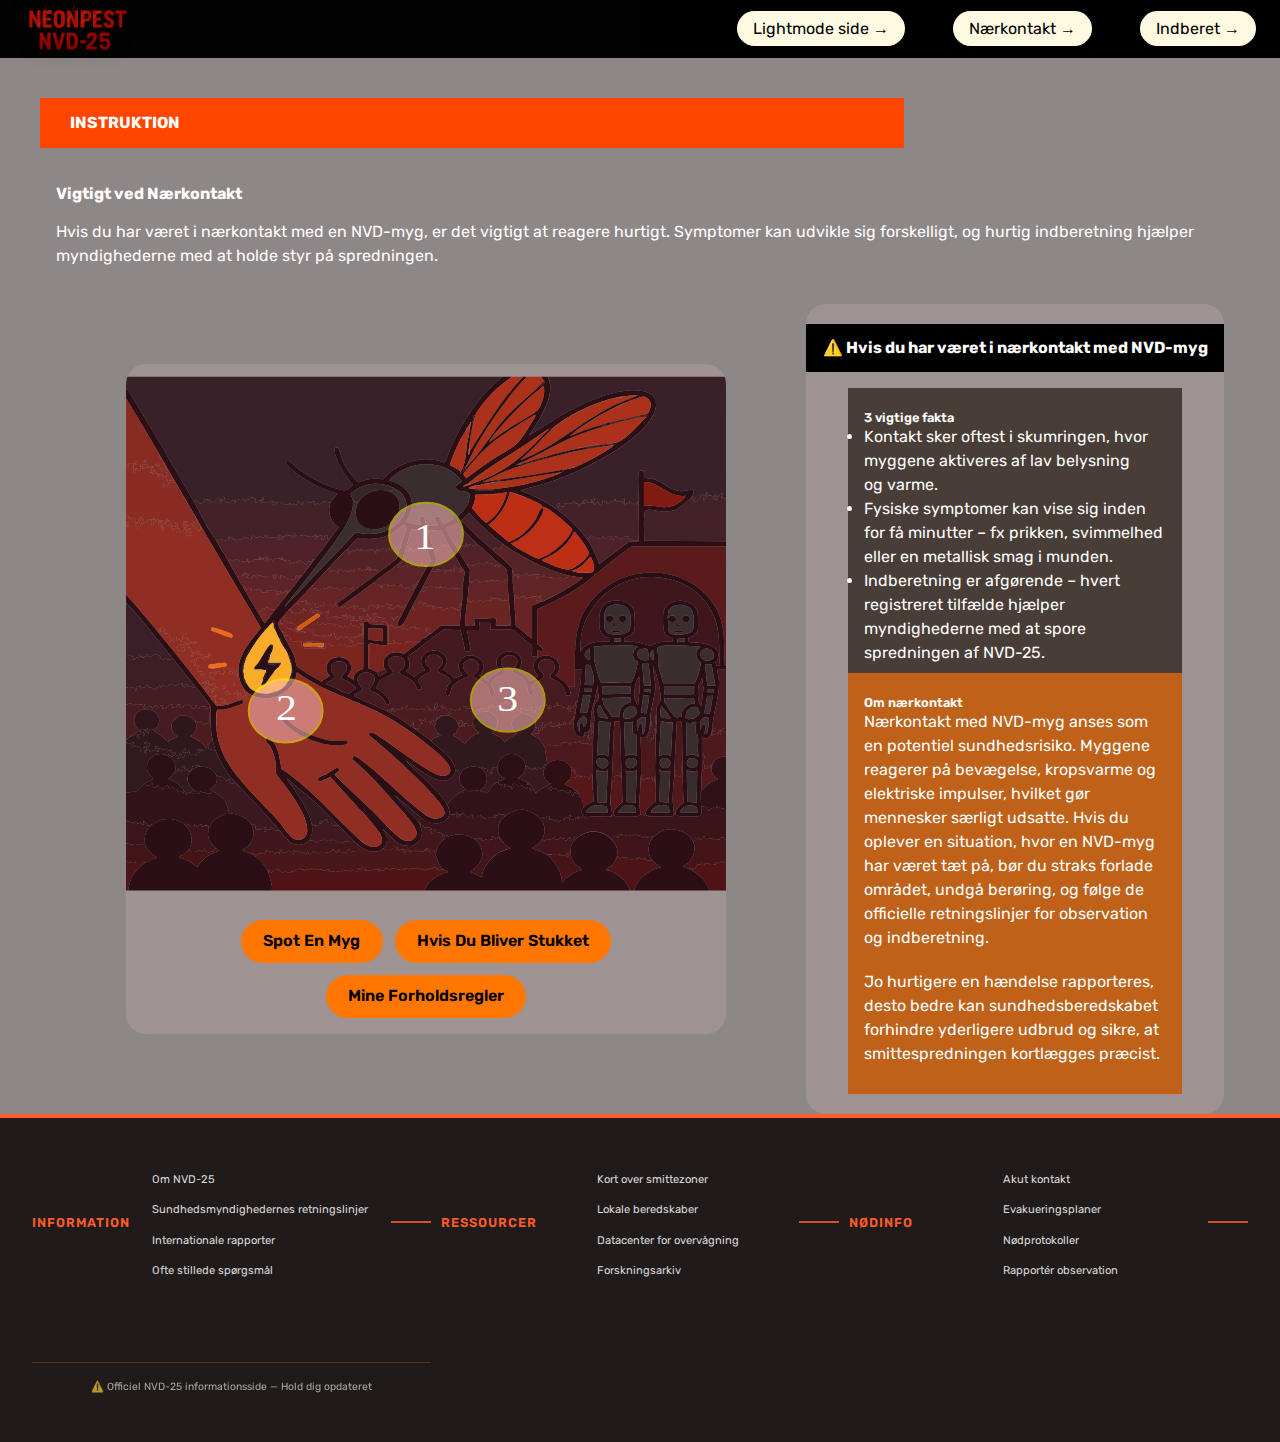
<file: instruction.html>
<!DOCTYPE html>
<html lang="en">
  <head>
    <meta charset="UTF-8" />
    <meta http-equiv="X-UA-Compatible" content="IE=edge" />
    <meta name="viewport" content="width=device-width, initial-scale=1.0" />
    <link rel="stylesheet" href="css/reset.css" />
    <link rel="stylesheet" href="css/custom.css" />
    <link rel="stylesheet" href="css/fonts.css" />
    <link rel="stylesheet" href="css/general.css" />
    <link rel="stylesheet" href="css/layout.css" />
    <link rel="stylesheet" href="css/burger.css" />
    <link rel="stylesheet" href="css/cards.css" />
    <link rel="stylesheet" href="css/infographic.css" />
    <link rel="icon" type="image/png" href="img/fav.png" />
    <title>Emergency Site</title>
  </head>
  <body id="instruction">
    <header>
      <nav>
        <div id="logotype-wrapper" class="logo">
          <a href="index.html">
            <img src="img/NVD-25.LOGO.png" alt="NVD-25LOGO" class="logo-img" />
          </a>
        </div>
        <ul class="menu">
          <li><a id="darkknap" href="#">Lightmode side</a></li>
          <li><a class="menuItem" href="instruction.html">Nærkontakt</a></li>
          <li><a class="menuItem" href="register.html">Indberet</a></li>
        </ul>
        
        <button class="burger">
          <span class="line"></span>
          <span class="line"></span>
          <span class="line"></span>
        </button>
      </nav>
    </header>

    <main>
      <h1>INSTRUKTION</h1>
        <h2>Vigtigt ved Nærkontakt</h2>
        <p>
          Hvis du har været i nærkontakt med en NVD-myg, er det vigtigt at reagere hurtigt.
          Symptomer kan udvikle sig forskelligt, og hurtig indberetning hjælper
          myndighederne med at holde styr på spredningen.
        </p>
      </section>
    
  
    
      <section class="info-graphic">
        <svg
          id="Layer_1"
          data-name="Layer 1"
          xmlns="http://www.w3.org/2000/svg"
          viewBox="0 0 1196.15 1024.03"
        >
          <defs>
            <style>
              .cls-1 {
                fill: none;
              }

              .cls-2 {
                fill: #230c14;
              }

              .cls-3 {
                fill: #3b2d30;
              }

              .cls-4 {
                fill: #3f191f;
              }

              .cls-5 {
                fill: #ad3d2a;
              }

              .cls-6 {
                fill: #491a1f;
              }

              .cls-7 {
                fill: #532328;
              }

              .cls-8 {
                fill: #f7c755;
              }

              .cls-9 {
                fill: #2f1218;
              }

              .cls-10 {
                fill: #2a0e14;
              }

              .cls-11 {
                fill: #692424;
              }

              .cls-12 {
                fill: #220f0a;
              }

              .cls-13 {
                fill: #442128;
              }

              .cls-14 {
                fill: #41151a;
              }

              .cls-15 {
                fill: #441417;
              }

              .cls-16 {
                fill: #f0c455;
              }

              .cls-17 {
                fill: #31171e;
              }

              .cls-18 {
                fill: #80312d;
              }

              .cls-19 {
                fill: #572328;
              }

              .cls-20 {
                fill: #d86524;
              }

              .cls-21 {
                fill: #7f2b28;
              }

              .cls-22 {
                fill: #270b11;
              }

              .cls-23 {
                fill: #32181f;
              }

              .cls-24 {
                fill: #4a191d;
              }

              .cls-25 {
                fill: #1f0a06;
              }

              .cls-26 {
                fill: #ffbbb9;
                opacity: 0.55;
                stroke: #ff0;
                stroke-miterlimit: 10;
                stroke-width: 4px;
              }

              .cls-26,
              .cls-27,
              .cls-28,
              .cls-29,
              .cls-30 {
                isolation: isolate;
              }

              .cls-31 {
                fill: #392129;
              }

              .cls-32 {
                fill: #6d2423;
              }

              .cls-33 {
                fill: #280507;
              }

              .cls-34 {
                fill: #42171c;
              }

              .cls-35 {
                fill: #2d0405;
              }

              .cls-36 {
                fill: #bd2e15;
              }

              .cls-37 {
                fill: #4b1b1f;
              }

              .cls-38 {
                fill: #bc3620;
              }

              .cls-39 {
                fill: #2b0f16;
              }

              .cls-40 {
                fill: #541819;
              }

              .cls-41 {
                fill: #21111a;
              }

              .cls-42 {
                fill: #200c05;
              }

              .cls-43 {
                fill: #2c0f16;
              }

              .cls-44 {
                fill: #b93f2c;
              }

              .cls-45 {
                fill: #522228;
              }

              .cls-46 {
                fill: #240d14;
              }

              .cls-47 {
                fill: #39151a;
              }

              .cls-48 {
                fill: #5e2427;
              }

              .cls-49 {
                fill: #422129;
              }

              .cls-50 {
                fill: #4d2228;
              }

              .cls-51 {
                fill: #471c21;
              }

              .cls-52 {
                fill: #582227;
              }

              .cls-53 {
                fill: #8a2c24;
              }

              .cls-54 {
                fill: #3a2129;
              }

              .cls-55 {
                fill: #4c1c20;
              }

              .cls-56 {
                fill: #872b23;
              }

              .cls-57 {
                fill: #4a191c;
              }

              .cls-58 {
                fill: #bd2f15;
              }

              .cls-59 {
                fill: #993d34;
              }

              .cls-60 {
                fill: #392c2f;
              }

              .cls-61 {
                fill: #682526;
              }

              .cls-62 {
                fill: #291108;
              }

              .cls-63 {
                fill: #472128;
              }

              .cls-64 {
                fill: #602326;
              }

              .cls-65 {
                fill: #f1762f;
              }

              .cls-66 {
                fill: #f16d15;
              }

              .cls-67 {
                fill: #441b20;
              }

              .cls-68 {
                fill: #4c1b1f;
              }

              .cls-69 {
                fill: #f9d666;
              }

              .cls-70 {
                fill: #3e161c;
              }

              .cls-71 {
                fill: #1f141f;
              }

              .cls-72 {
                fill: #f0bf4d;
              }

              .cls-73 {
                fill: #40151a;
              }

              .cls-74 {
                fill: #39151b;
              }

              .cls-75 {
                fill: #3a2e30;
              }

              .cls-76 {
                fill: #f7aa0e;
              }

              .cls-77 {
                fill: #441a1f;
              }

              .cls-78 {
                fill: #471417;
              }

              .cls-79 {
                fill: #231129;
              }

              .cls-80 {
                fill: #1a0703;
              }

              .cls-81 {
                fill: #512228;
              }

              .cls-82 {
                fill: #2a0e15;
              }

              .cls-83 {
                fill: #38191f;
              }

              .cls-84 {
                fill: #3c2f31;
              }

              .cls-28,
              .cls-30 {
                font-family: ArialMT, Arial;
                font-size: 12.01px;
              }

              .cls-85 {
                fill: #432128;
              }

              .cls-86 {
                fill: #53181a;
              }

              .cls-87 {
                fill: #4c1416;
              }

              .cls-88 {
                fill: #e06a25;
              }

              .cls-89 {
                fill: #fcd75c;
              }

              .cls-90 {
                fill: #3b151a;
              }

              .cls-91 {
                fill: #ac321a;
              }

              .cls-92 {
                fill: #712422;
              }

              .cls-93 {
                fill: #5c2327;
              }

              .cls-94 {
                fill: #2c1017;
              }

              .cls-95 {
                fill: #190705;
              }

              .cls-96 {
                fill: #371920;
              }

              .cls-97 {
                fill: #1a0807;
              }

              .cls-98 {
                fill: #d75d0c;
              }

              .cls-99 {
                fill: #411519;
              }

              .cls-100 {
                fill: #be2e15;
              }

              .cls-101 {
                fill: #431418;
              }

              .cls-102 {
                fill: #431519;
              }

              .cls-103 {
                fill: #260609;
              }

              .cls-104 {
                fill: #471a1f;
              }

              .cls-105 {
                fill: #4a1b1f;
              }

              .cls-106 {
                fill: #3d1e26;
              }

              .cls-107 {
                fill: #3a1a20;
              }

              .cls-108 {
                fill: #4d191d;
              }

              .cls-109 {
                fill: #451a1f;
              }

              .cls-29 {
                fill: #fff;
                font-family: Mshtakan, Mshtakan;
                font-size: 72.07px;
              }

              .cls-110 {
                fill: #392d2f;
              }

              .cls-111 {
                fill: #662425;
              }

              .cls-112 {
                fill: #2c1016;
              }

              .cls-113 {
                fill: #792420;
              }

              .cls-114 {
                fill: #912e24;
              }

              .cls-115 {
                fill: #561819;
              }

              .cls-116 {
                fill: #d35d0e;
              }

              .cls-117 {
                fill: #fbab2a;
              }

              .cls-118 {
                fill: #240c13;
              }

              .cls-119 {
                fill: #722522;
              }

              .cls-120 {
                fill: #6b2424;
              }

              .cls-121 {
                fill: #821b10;
              }

              .cls-122 {
                fill: #22111b;
              }

              .cls-123 {
                fill: #532228;
              }

              .cls-124 {
                fill: #5b1a1b;
              }

              .cls-125 {
                fill: #280e13;
              }

              .cls-126 {
                fill: #492128;
              }

              .cls-127 {
                fill: #501315;
              }

              .cls-128 {
                fill: #3d2e31;
              }

              .cls-129 {
                fill: #ee6a15;
              }

              .cls-130 {
                fill: #47171a;
              }

              .cls-131 {
                fill: #642425;
              }

              .cls-132 {
                fill: #af3e2a;
              }

              .cls-133 {
                fill: #762522;
              }

              .cls-134 {
                fill: #7b251f;
              }

              .cls-30 {
                letter-spacing: -0.13em;
              }

              .cls-135 {
                fill: #4b191c;
              }

              .cls-136 {
                fill: #41171c;
              }

              .cls-137 {
                fill: #79241f;
              }

              .cls-138 {
                fill: #290e14;
              }

              .cls-139 {
                fill: #4b1416;
              }

              .cls-140 {
                fill: #eeb73e;
              }

              .cls-141 {
                fill: #421d23;
              }

              .cls-142 {
                fill: #a83b2a;
              }

              .cls-143 {
                fill: #1f0b06;
              }

              .cls-144 {
                fill: #eebc4c;
              }

              .cls-145 {
                fill: #352629;
              }

              .cls-146 {
                fill: #3a2d30;
              }

              .cls-147 {
                fill: #3a1f28;
              }

              .cls-148 {
                fill: #ac3119;
              }

              .cls-149 {
                fill: #39191f;
              }

              .cls-150 {
                fill: #b23d2a;
              }

              .cls-151 {
                fill: #160506;
              }

              .cls-152 {
                fill: #501416;
              }

              .cls-153 {
                fill: #30171d;
              }

              .cls-154 {
                fill: #3a2d2f;
              }

              .cls-155 {
                fill: #1d1520;
              }

              .cls-156 {
                fill: #ac311a;
              }

              .cls-157 {
                fill: #3d2f32;
              }

              .cls-158 {
                fill: #622326;
              }

              .cls-159 {
                fill: #4e2228;
              }

              .cls-160 {
                fill: #5d2326;
              }

              .cls-161 {
                fill: #6b2839;
              }

              .cls-162 {
                fill: #462128;
              }

              .cls-163 {
                fill: #230e15;
              }

              .cls-164 {
                fill: #2a0608;
              }

              .cls-165 {
                fill: #791e09;
              }

              .cls-166 {
                fill: #bd2f16;
              }

              .cls-167 {
                fill: #3d151a;
              }

              .cls-168 {
                fill: #702725;
              }

              .cls-169 {
                fill: #ad4230;
              }

              .cls-170 {
                fill: #2f161c;
              }

              .cls-171 {
                fill: #ab311a;
              }

              .cls-172 {
                fill: #230f17;
              }

              .cls-173 {
                fill: #311319;
              }

              .cls-174 {
                fill: #44191f;
              }

              .cls-175 {
                fill: #5a2327;
              }

              .cls-176 {
                fill: #562328;
              }

              .cls-177 {
                fill: #4a2128;
              }

              .cls-178 {
                fill: #3b2e30;
              }

              .cls-179 {
                fill: #3c2e31;
              }

              .cls-180 {
                fill: #6e2524;
              }

              .cls-181 {
                fill: #37191f;
              }

              .cls-182 {
                fill: #280c12;
              }

              .cls-183 {
                fill: #ad422f;
              }

              .cls-184 {
                fill: #2b0f15;
              }

              .cls-185 {
                fill: #2a0406;
              }

              .cls-186 {
                fill: #451a20;
              }

              .cls-187 {
                fill: #4e191c;
              }

              .cls-188 {
                fill: #34191f;
              }

              .cls-189 {
                fill: #902e24;
              }
            </style>
          </defs>
          <g class="cls-27">
            <g class="cls-27">
              <g class="cls-27">
                <g class="cls-27">
                  <text
                    class="cls-28"
                    transform="translate(582.19 527.48) scale(1.16 1)"
                  >
                    <tspan x="0" y="0">Selection</tspan>
                  </text>
                </g>
                <g class="cls-27">
                  <text
                    class="cls-30"
                    transform="translate(643.55 527.48) scale(1.16 1)"
                  >
                    <tspan x="0" y="0">T</tspan>
                  </text>
                </g>
                <g class="cls-27">
                  <text
                    class="cls-28"
                    transform="translate(650.57 527.48) scale(1.16 1)"
                  >
                    <tspan x="0" y="0">ool</tspan>
                  </text>
                </g>
              </g>
            </g>
          </g>
          <rect
            class="cls-1"
            x="1132.45"
            y="638.71"
            width="25.21"
            height="25.14"
            rx="12"
            ry="12"
          />
          <path
            class="cls-31"
            d="M751.09.06c-21.85,16.35-40.02,36.09-55.11,57.32-18.69,26.31-36.4,56.16-49.06,84.99-1.58,3.6-10.27,28.52-12.06,28.64-44.64-17.25-94.19.62-122.04,32.54-4.39,1.84-9.27-.64-13.44-.59-11.41.15-25.04,3.16-35.07,7.8-14.28-12.06-26.07-29.27-32.99-45.45-1.7-3.97-6.89-23.47-9.19-24.16-2.79-.82-5.67-.36-6.26,2.38-1.87,8.57,6.85,27.14,11.13,35.47,6.6,12.83,15.8,25.74,26.18,36.53-4.12,2.28-11.42,10.38-15.7,10.59-5.66.28-21.45-4.64-27.44-6.62-23.24-7.67-46.8-20.92-65.45-34.96-3.43-2.58-19.34-18.11-22.19-17.04-.72.27-3.16,2.55-3.37,3.24-.64,2.09,11.33,13.56,13.86,15.81,21.63,19.22,54.24,37.11,84.08,45.01,1.53.4,3.12.48,4.71.46-3.53,6.73-11.06,11.98-14.01,19-4.26-.19-12.02-2.83-15.58-2.07-.52.11-3.41,5.84-7.2,6.05.6-2.89-3.75-4.18-5.25-3-.78.62,1.92,4.87-2.34,4l-3.51-3.01c-.3-.25,5.65-4.99-.82-4.79-2.93.09-4.47,5.24-9.8,1.28-1.35-1,1.66-2.96-1.64-2.47-2.3,5.41-5,1.41-7.33,2.21-.18.06-2.61,2.24-2.6,2.41.06,1.1,2.89,3.59-1.75,2.43-.65-.16-4.26-6.94-7.59-6.03,2.34,5.6-.5,5.3-5.25,8-2.69-5.22-3.11-1.21-7.02-1-3.38.19-.99-2.28-1.75-3.01-2.02-1.92-2.41,2.04-3.04,2.09-.47.03-8.65-.04-9.1-.15-1.47-.37-1.47-2.37-2.13-2.78s-2.39.6-3.34.29c-2.15-.7-5.22-2.84-7.34-2.53-1.17.16-1.23,2.48-2.5,3.08-2.49,1.15-.96-2.49-2.9-1.99.46,4.07-3.62,4.45-7.02,5.99.23-1.27-.59-4.15.17-4.86.34-.32,8.14-1.04,2.19-3.53-6.24-2.6-11.96,9.57-15.78,1.4l-5.82,2.98c-5.49-2.88,4.23-5.32,2.9-5.98-6.29-.62-.78-1.87-.28-2.51.1-.11.72-3.36-1.45-2.49-3.94,1.59-1.53,4.69-1.75,4.98-.36.46-5.09.28-6.17.93-1.31.78-1.53,2.48-2.5,3.14-7.06,4.71-3.62-6.41-4.27-6.96-.33-.27-2.34,0-3.35-.66s-1.12-2.49-1.91-2.5c-1.21-.03-5.77,2.2-6.98,3.03-1.36.94-1.43,2.74-1.72,3.03-1.29,1.3-.4-2.81-2.89-1.98-4.26,1.39-1.54,4.8-1.77,4.99-2.09,1.58-2.43-3.9-5.85-4.47-1.52-.26-2.28,1.24-3.82,1.23-2.12,0-4.75-1.6-6.17-1.68-.44-.02-.24,1.4-1.41,1.88-2.38.99-7.28-.62-2.62,5.03-5.35.96-1.92-7.17-5.24-5.97-.83.3-1.89,1.71-3.31,2.24-3.09,1.17-2.63-1.86-4.88,4.75-1.64-2.63-5.28-1.39-7.3-2.27-.22-.1-3.52-2.69-3.63-2.88-.66-1.09,3.41-5-.19-7.83-4.27,1.21-.69,5.14-2.22,7.28-.84,1.19-4.36,2.06-5.36,3.71-2.74-3.47,3.34-3.35,4.09-5.98-7.05,1.58-4.17.78-7.07-1.42-5.69-4.34-6.22,4.04-8.02,5.99-2.81,3.06-12.21,1.37-9.45-3.57-2.28-1.22-2.99,3.83-5.83,1.98-.64-.41,2.95-2.56,2.34-2.98-3.15.43-5.11,1.71-8.16,0,3.49,5.38-5.88,10.53-10.51,7.46-2.46-1.63-5.16-7.75-8.78-3.46l-1.74-1C92.42,174.54,50.44,101.74,6.36,30.17c-1.64-2.67-3.51-6.29-6.28-8.12V.06h751.02,0,0Z"
          />
          <path
            id="myg_tryk"
            data-name="myg tryk"
            class="cls-184"
            d="M769.78.06c-18.81,12.6-35.79,27.19-50.02,43.67-7.02,8.14-20.21,24.15-23.56,33.33l-1.17-.5c-.73,3.88-.58-.52-2.33-.49,1.87,6.28-2.38,10.57-1.19,16.98l-1.74-4c-.24,0-1.52,3.32-1.75,4.01-.16-6.84-1.96-.19-3.51,3-.27.57-.78,1.25-1.17,2-3.62,2.43-5.57,7.3-7.01,11-6.64,10.26-12.24,20.69-17.23,31.75-2,4.44-14.22,33.2-12.95,35.06.9,1.32,20.29,9.55,20.82,14.19.04.26-3.08,4.46,2.37,1.53,3.26-1.76,2.97-8.51,3.74-9.33.44-.48,2-.09,2.07-.19l.58.97,1.75-.97c-.04.31,1.37,1.27,1.02,1.86-.48.81-9.08,4.7-3.35,6.15-4.6,6.27-.49,6.35,2.91,11.99,17.67-12.52,35.19-25.3,53.26-37.41,15.83-10.62,41.94-23.07,52.88-36.73,7.99-9.97,17.29-24.74,23.74-35.67,2.27-3.83,7.25-11.12,8.52-14.71,1.04-2.94-4.65-.13-5.82.52h-3.51v-2c11.26-7.19,14.4-7.96,19.56-19.76,5.17-11.82,8.85-24.94,6.14-37.24-.08-.35,2.15-1.75-.59-2.98l-6.43,4.47c.83-5.56,10.66-6.61,9.34-12.48-1.41-.23-1.5,1.18-2.33,1.99.35-3.94-3.67-6.41-4.68-10h12.85c12.84,28.04-3.08,57.91-16.15,83.66l-21.22,33.32,60.36-37.81c39.02-22.68,95.65-50,143.43-52.22,47.77-2.22,60.88,23.33,39.38,56.71-35.79,55.55-147.85,110.08-216.33,130.77-14.64,4.42-29.77,7.46-44.32,12.05,26.18,9.17,50.67,22.02,72.41,37.5,23.92,17.02,44.76,37.05,60.73,59.99,10.51,15.09,18.91,31.96,23.96,49l60.17-44.49,18.68-.52c.06-.66-.05-1.33,0-2,1.43-24.99-.1-51.78,0-76.99.06-16.77-2.49-41.96-.06-57.54.37-2.38,1.08-4.11,4.21-4.48,9.39-1.11,5.73,9.97,6.35,15.04,8.26-.52,17.25,1.45,24.81,4.27,16.54,6.16,29.18,21.6,49.38,21.81,5.59.06,19.69-3.92,22.77-2.6,5.28,2.25.93,9.33-1.17,12.52-1.09,1.69-2.76,3.12-3.51,5.01-1.59.86-1.55,1.37-2.34,2-20.22,16.13-24.96,24.71-56.69,23.04-10.48-.55-22.6-6.09-31.51-.06-3.2,19.48-1.29,39.45-1.15,59.06l162.94.95v10l-188.43.08c-21.6,16.21-43.42,32.11-63.87,49.4-14.58,12.35-30.03,25.14-46.81,35.92-23.85,15.33-50.43,27.19-76.42,39.56l-.54,68.48c.83,3.19,18.86,12.39,8.54,15.4-3.99,1.16-5.19-1.51-8.56-1.86.13,3.98-.2,8.02,0,11.99-1.83,1.57-9.46,1.07-10.35-.14-1.96-2.67,1.97-18.32-1.24-22.43-10.64-7.5-20.03-16.15-30.34-24.02-1.59-1.21-2.56-3.63-4.11-4.47-.75-.4-7.65-1.92-8.27-1.92h-39.13l1.17-15.01h-23.36c-.85,2.37,3.41,15.99-.59,15.99h-23.95l7.07,38.56c0,5.41-9.54,6.17-11.22.48l-8.76-38.99-33.2-1.03c-24.96,16.78-47.42,36.19-71.97,53.45-1.19,1.32,3.1,8.91,3.49,12.12.5,4.17.33,8.31-1.97,12.09-1.56,2.58-4.95,3.64-4.9,6.28,4.39,1.65,9.54,4.65,13.31,7.15,1.54,1.03,1.54,3.44,3.59,2.85,3.22-.95,13.55-13.29,20.47-12.99-1.67-4.16-4.91-6.42-6.44-10.96-7.07-21.07,20.85-36.65,40.9-23.03,12.7,8.62,12.12,22.57,1.87,32.5,7.98,5.56,17.26,9.79,22.82,17.58l15.6-6.1c-6.19-9.27-11.13-15.53-5.88-26.52,13.38-28.02,67.04-5.73,42.09,24.82-.88,1.08-3.25.11-2.33,2.7,7.27,1.49,11.83,6.88,16.94,11.01,4.95-8.94,14.32-16.53,25.1-20-17.6-16.95-4.54-41.96,22.68-38.9,21.21,2.38,24.2,24.81,12.58,37.43,8.69,6.35,20.12,11.22,23.16,21.48l17.5-10.54c-10.78-10.01-14.82-26.88-1.17-36.46.55-.38,8.21-3.62,9.03-3.77,28.09-5.02,44.66,21.65,26.04,39.27,10.64,6.74,19.86,11.77,25.68,22.5,1.75,3.24,7.33,15.33,2.04,17.34-8.45,3.24-7.38-6.91-9.32-11.63-2.35-5.73-7.73-11.89-13.2-15.7-3.4-2.36-13.7-6.37-15.15-9.04-2.66-4.87,4.04-8.56,6.28-12.61,3.15-5.69,2.85-10.67-.42-16.4-7.45-13.02-36.27-6.56-28.9,12.75,2.55,6.66,12.64,7.33,9.1,16.33-1.66,4.22-19.21,10.19-22.29,15.96-2.06,3.86,5.25,15.95-.18,19.03-4.08,2.31-5.83.4-7.06-2.85-3.8-10.05-1.71-18.14-10.34-28.14-4.77-5.52-21.62-11.93-22.53-14.78-1.18-3.68,10.42-11.91,10.36-19.79-.16-21.06-41.77-15.4-30.96,7.5,2.35,4.96,10.29,8.3,7.01,14.01-1.35,2.33-16.4,8.35-20.32,11.61-2.06,1.71-7.28,8.11-7.71,10.29-.58,2.89,11.96,23.16,5.28,26.62-7.84,4.06-8.62-11.27-10.22-15.32-4.46-11.24-16.05-16.36-26.4-22.39-9.4-5.47,1.64-9.8,4.91-15.45,8.36-14.51-10.68-29.35-24.95-18.36-6.18,4.76-6,11.15-2.83,17.38,2.26,4.42,11.38,8.13,7.49,13.61-1.15,1.62-13.25,5.58-16.16,7.15-6.15,3.3-12.84,8.77-15.7,14.56-1.81,3.65-3.28,14.57-6.08,15.8-10.63,4.72-4.47-15.58-2.19-19.88,1.24-2.32,6.89-8.51,6.89-9.15,0-1.26-5.55-6.87-7.02-8.02-4.71-3.69-19.4-8.61-20.62-12.46-.82-2.61,9.61-10.09,10.15-16.53,1.68-20.18-33.1-20.02-34.02-2.97-.46,8.45,11.79,13.77,10.59,19.94-.64,3.22-9.53,5.61-13.22,7.74-3.41,1.96-13.36,8.36-12.32,12.06.59,2.1,14.53,17.91,2.75,17.84-5.61-.03-5.25-6.29-7.38-9.78-8.29-13.61-15.05-12.94-27.46-20.49-10.16-6.18,1.32-9,4.46-15.83,10.18-22.21-30.33-29.94-31.81-7.24-.54,8.16,11.84,16.11,9.68,20.22-1.32,2.51-21.89,10.92-26.35,15.5-2.87,2.95-4.42,10.66-8.03,14.04,8.15,2.81,35.4,24.25,26.46,32.23-5.65,5.04-8.07-5.51-9.58-7.8-3.08-4.67-8.05-9.6-13.1-12.77-2.87-1.81-14.31-6.19-15.01-7.15-3.2-4.43,4.18-9.13,6.23-12.69,14.27-24.86-26.18-30.9-31.06-10.59-2.56,10.68,11.31,17.42,10.09,21.56-.93,3.12-16.75,9.12-17.36,11.22-.5,1.7,4.75,3.91,6.23,4.66,18.71,9.53,38.89,16.69,58.02,26.84,1.92,1.01,3.97,1.97,5.84,3,1.15.64,2.34,1.34,3.51,2,13.21,7.42,25.14,15.44,37.38,24,13.75,9.61,30.69,20.92,43.21,31,.14.11-.16,1.19.38,1.63,16.72,13.57,49.25,37.48,47.5,58.37-.73,8.79-10.03,18.07-20.41,19.03-10.38.96-21.04-3.26-29.52-7.79-16.75-8.92-32.62-21.84-48.18-32.24-.81.74,7.07,8.37,8.2,9.47,21.36,21.04,60.06,54.25,73.55,78.52,2.93,5.26,5.26,12.08,4.68,18-1.98,20.19-31.65,24.03-48.31,13.87-2.19-1.33-5.65-4.31-7.75-5.87-19.33-14.3-35.67-31.58-54.88-45.99l28.71,32.91c9.46,8.35,17.09,18.03,23.85,28.08.2,3.74,3.08,8.1,3.49,12.51.66,7.23-.93,13.83-6.37,19.51-1.75,1.82-12.26,9.28-14.4,9.42-3.49.22-10.73-.34-14.29-.88-17.7-2.7-30.65-24.16-43.14-33.55,2.06,4.52,5.91,8.36,7.37,13.18,2.68,8.84,1.56,19.14-6.22,25.81-14.61,12.54-31.65,6.28-45.55-3-4.18-2.8-9.19-7.57-12.85-11-11.67-10.94-21.28-23.81-33.87-34-2.32-3.83-10.73-12.03-14.58-16.02-21.18-22-44.26-41.24-68.25-60.58-1.52-1.22-15.86-16.03-17.62-14.4,4.28,7.82,10.6,14.65,15.6,22.12,12.48,18.64,30.94,47.92,34.6,68.87,2.06,11.82,1.5,22.6-5.84,33-6.17,2.28-5.53,6.29-15.11,7.54-9.92,1.3-16.93-.59-24.04-6.53-7.42-6.19-13.32-15.26-19.25-22.02-29-33.07-57.57-64.56-88.77-96-15.12-15.24-31.54-42.31-38.54-61.99-2.38-6.71-4.21-14.1-5.84-21-4.93-20.84-4.28-37.96-4.68-58.99-.06-2.91,1.06-6.39,0-8.99-3.11-7.58-24.75-32.15-31.53-40.99-14.02-18.28-28.77-36.06-43.21-54-24.46-30.36-48.69-61.13-74.27-90.9-5.81-6.75-12.41-14.17-19.17-20.09v-16.99c19.33,21.02,37.41,43.12,55.59,64.94.9,1.08,2.48,1.65,2.8,2.06.44.53.64,2.05,1.55,3.12,41.33,49.8,81.43,100.34,120.16,151.66,7.11.8,14.46-.2,21.31-1.85,5.83-1.4,26.3-11.01,29.84-9.5,2.1.9,3.33,4.81,2.16,6.4-1.72,2.35-33.95,12.5-39.06,13.04-2.6.27-12.71-.25-13.32.11-.11.06,1.11,1.34.83,1.76-1.41,2.17-1.68.13-1.98,5.22-.48,8.1-.42,17.88,0,26,4.04,78.92,71.06,128.76,123.12,188.07,8.44,9.62,18.2,24.56,27.03,32.85,11.23,10.54,29.03,4.48,30.88-9.44,3.79-28.36-27.09-69.38-43.9-93.42-3.27-4.69-16.66-20.37-17.72-23.82-1.37-4.43.22-11.75-.29-16.74-1.23-11.72-5.32-27.49-11.83-37.87-1.96-3.15-8.54-9.36-9-11.38-1.25-5.36,5.17-6.96,9.81-3.3,15,11.82,19.77,43.03,21.48,59.6,6.61,3.94,12.78,8.3,18.79,12.92,52.77,40.63,87.95,83.21,134.87,126.52,9.62,8.89,25.53,22.17,40.69,13.82,11.72-6.46,5.43-19.54.11-27.74-11.18-17.21-34.43-40.7-49.06-56.99-15.56-17.32-32.15-33.97-47.18-51.65-2.52-1.28-22.78,13.36-25.56,4.86-1.73-5.29,12.98-8.97,17.71-11.48,4.73-2.5,17.44-11.7,20.6-12.41,1.32-.3,3.76,1.82,4.2,2.64,2.76,5.29-10.15,8.78-8.27,11.94,25.17,25.7,52.39,49.87,78.31,75.01,11.77,11.41,46.33,50.97,59.34,55.19,13.39,4.35,25.41-3.65,25.21-15.57-.24-14.36-34.84-49.63-46.14-62.5-25.41-28.96-51.08-57.96-81.64-83.12-2.04-2.12,1.29-6.43,3.68-6.83s13.7,7.9,16.2,9.82c38.72,29.45,72.95,65.95,110.9,96.07,11.22,8.89,28.92,25.08,45.39,16.81,16.47-8.27.42-25.61-6.44-34.17-21.31-26.62-52.81-55.78-78.62-79.68-18.9-17.48-38.83-34.15-58.56-50.96-1.11-3.62,5.82-6.72,9.34-3.89,37.16,22.38,71.81,51.91,108.99,73.67,10.34,6.04,27.95,16.91,40.03,8.63,13.56-9.28-8.99-31.36-16.83-38.53-24.9-22.75-63.94-51.68-93.71-69.74-60.67-36.82-134.43-53.44-191.35-95.18-3.33,31.92-38.38,58.81-76.55,50.53-27.7-5.99-36.76-25.71-39.66-47.54-3.47-34.28,21.57-63.79,43.82-90.05l.38-2.19c-42.68-71.77-85.1-143.69-127.14-215.73-25.05-42.93-49.63-86.1-74.75-128.98C44.73,117.61,23.22,79.95.08,43.06v-21c2.77,1.83,4.64,5.45,6.28,8.12,44.07,71.56,86.07,144.37,128.03,216.86,13.12,22.65,27.94,56.91,44.38,76.99,6.76,14.58,16.43,28,24.52,42,6.34,10.97,12.18,22.07,18.68,33,3.32,5.58,6.92,14.72,11.68,19-.13,1.88.77,3.4,1.7,5.04,9.16,16.15,19.02,32.04,28.67,47.96,4.03,6.62,6.85,13.96,12.26,19.98,2.37.02,17.77-22.61,20.44-25.99,10.05-12.69,20.36-25.25,30.37-37.99,7.83-9.97,15.59-19.99,23.36-29.99,8.23-10.61,16.35-21.34,24.52-32,11.89-15.48,25.32-30.32,35.04-47,5.36-5.64,9.88-11.99,13.99-18.43-17.08-9.41-22.9-32.93-16.34-48.56,2.95-7.03,10.47-12.26,14.01-19-1.58.02-3.18-.06-4.71-.46-29.85-7.9-62.45-25.78-84.08-45.01-2.54-2.25-14.51-13.72-13.86-15.81.21-.69,2.64-2.97,3.37-3.24,2.86-1.07,18.78,14.46,22.19,17.04,18.65,14.04,42.21,27.29,65.45,34.96,6,1.98,21.78,6.9,27.44,6.62,4.28-.21,11.58-8.31,15.7-10.59-10.4-10.79-19.61-23.7-26.18-36.53-4.28-8.33-13-26.89-11.13-35.47.6-2.73,3.47-3.2,6.26-2.38,2.31.67,7.49,20.18,9.19,24.16,6.94,16.18,18.71,33.39,32.99,45.45,10.01-4.66,23.64-7.66,35.07-7.8,4.17-.06,9.06,2.44,13.44.59,27.88-31.92,77.41-49.78,122.04-32.54,1.78-.12,10.46-25.04,12.06-28.64,12.67-28.82,30.37-58.67,49.06-84.99,15.09-21.23,33.24-40.97,55.11-57.32h18.72l-.02-.02ZM995.2,39.05c-6.62.42-13.45,1.56-19.85,3-40.95,9.19-97.33,35.44-126.14,61.99-3.62-2.25-4.97.38-7.01,2,.18-3.52-.59-1.62-2.32-.48-17.35,11.44-34.19,23.47-51.54,34.87-36.57,24.03-75.23,46.15-108.51,73.6-2.57.66-7.34,2.43-7.57,5.01,5.19-1.71,10.66-3.16,15.76-5.01,6.53-2.38,14.74-5.39,21.02-8,1.83-.65,4.33.58,4.68,2,.08.35-2.14,1.83-.58,2.01,10.53-2.39,21.41-3.41,32.11-5.02v2c-4.69,0-9.74-.44-14.03,1.5,0,1.72,12.14-.37,14.03-.5,1.15-.08,2.35.05,3.51,0-14.35,2.26-31.85,4.44-45.55,8-2.63-1.27-21.28,4.81-19.85,5.98,2.68.5,5.48.64,8.17,1.01.34.05,1.29.89,2.81,1.04,3.2.33,7.78-1.1,10.03.95-1.97.03-7.5-.89-8.17.99,11.7-.16,23.41,2.57,35.03,0,.07-1.8-4.35-.96-5.83-.99l36.91-4.89c25.93-2.56,53.32-10.4,77.84-18.36,6.38-2.08,27.11-8.86,28.91-11.75.67-1.08,7.77-1.8,0-4,7.14-1.36,15.3-2.47,22.17-4.52,15.23-4.57,72.81-35.13,81.78-45.48.05-.06,1.37.13,1.17-.99-3.33.27-7.32-.41-10.51,0l-4.68-1c11.95-2.23,19.96-1.33,29.75-8.03,19.44-13.3,31.68-29.18,47.34-44.97.06-.05.88,1.19,1.67.08.87-1.2,1.01-2.83,1.84-4.07-2.75,0-5.49.54-8.17.99v-1c1.91-.4,4.93-2.89,8.2-2.02-.11-.48-1.19-.91-1.18-.98.07-.43,3.07-2.13,4.12-3.97,1.26-2.17,3.88-11.29,3.93-13.64.12-6.32-7.06-17.84-15.35-17.21-2.55.19-20.48,6.43-24.24,7.81-2.25-.76-1.58-1.6-2.34-3l16.35-6.99c-8.87-.69-17.12.36-25.69,1.99l-.04.02h0l.02.02ZM632.04,291.97c1.74,1.08,16.97-5.42,18.71-7.39,2.64-3.01-2.74-6.62,1.78-9.48,4.76-3.01,6.47,3.26,10.41,1,6.59-3.78,17.19-18.7,19.57-25.3,1.42-3.9,3.67-15.62,1.44-18.79-4.32-6.11-23.74-.77-26.05-9.71-1.97-7.63,7.44-8.18,11.31-13.91-30.35-46.82-110.67-43.09-144.7-1.37,37.84,9.97,55.37,38.02,40.9,70.53-1.09,2.47-6.98,10.04-5.82,11.43.84,1.01,26.23,7.07,27.99,6.03-.81-3.09-4.59-14.66-.42-15.85,11.53-3.31,8.49,12.41,12.25,17.73l22.02-.87c-.83-5.1-9.99-13.15-2.98-17.05,7.54-4.2,10.99,8.72,13.58,12.99h0,0ZM1032.58,210.03v47.99c13.21-3.59,27.23,2.09,40.29,2.09,16.53,0,36.7-9.53,42.64-23.08-34.9,5.18-50.18-27.99-82.93-27h0ZM532.68,221.03c-18.74-8.89-36.8-10.48-57.84-4.02-11.19,3.43-18.18,9.14-27.31,15.15-.79.95,4.24,10.01,4.56,11.86,3.66,21.34-9.04,45.4-20.82,63.67-20.8,32.22-49.01,66.55-73.04,97.45-13,16.72-27.18,32.93-40,49.75-.64.85-2.87,2.22-1.04,3.11l140.14-147.06c3.5-1.93,11.2,1.33,15.52,1.83,29.32,3.42,55.64-5.19,73.19-25.83,20.35-23.93,17.95-51.08-13.33-65.91h-.03ZM739.41,233.04c-6.42.64-13.58.46-19.85,1l-23.37.99c.83,9.29-2.32,18.34-6.82,26.7,4.33,4,24.78,29.51,29.39,29.16,22.28-13.72,34.98-38.25,40.5-60.84l-19.85,2.99h0ZM831.68,260.03c-2.41-.54-1.77-2.85-3.17-4.05-4.1-3.57-24.58-12.75-30.86-15.33-3.66-1.5-31.32-11.68-32.57-10.63-5.05,23.07-18.68,46.28-38.53,62.56-1.48,1.21-4.03,1.06-3.58,2.91l38.64,33.06c2.38.86,9.14-2.32,11.65-3.54l3.51,3c-2.98,1.56-5.63,3.65-9.34,4.01-1.13,1.31,24.49,16.07,26.95,17.4,4.4,2.39,23.31,12.55,26.76,13.16,3.87.68,19.29-7.23,23.37-9.58l3.51,3c-6.54,3.95-10.47,5.52-17.19,8.78-1.27.62-2.02-.11-1.49,2.2,9.03,2.55,17,7.39,25.71,10.5,7.77,2.78,21.64,7.55,29.69,6.45,7.02-.95,22.67-12.59,27.48-17.45,2.97-3,11-12.19,10.36-15.71-.91-5.02-10.94-19.67-14.51-24.68-4.17-5.86-9.32-11.17-13.43-17.04-.87-.05-1.68.9-2.24.96-3.33.36-1.74-1.17-3.51-3,.29-.82.59-1.65.69-2.51-.31-2.37-19.84-19.57-23.44-22.52-6.11-5-22.59-18.05-29.21-21.01-1.87-.83-3.05-1.32-5.28-.97v.02h.02ZM728.9,344.02c13.7,12.32,29.15,23.9,40.83,37.54l1.23,13.46c-.07,4.81,0,9.66,0,14.49l3.5,34.51c-.19,17.5,2.56,34.84,2.52,52.34,10.35,6.12,19.46,16.92,29.01,23.17,1.18.77,1.48,1.93,3.51,1.49v-65c2.67-.16,17.53-7.03,17.53-8,.73-.11,1.71.15,2.34,0,4.5-1.06,13.28-5.96,17.88-8.18,22.84-11.07,44.3-24.39,63.87-39.31-9.75-.86-19.69-2.33-29.19-4.49-40.22-9.14-98.55-38.82-130.82-63-12.79-9.59-27.59-22.24-39.14-32.98-9.95-9.26-18.9-19.13-28.01-29-4.27,5.91-9.95,10.68-15.75,15.48,19.14,20.04,39.9,38.77,60.71,57.49v-.02h-.02ZM698.53,332.03l-39.11-39.95c-6.64,3.53-13.96,7.65-21.63,8.95-1.33,1.27,14.39,27.46,16.36,30.99,8.14,14.65,17.19,28.59,25.7,43,1.9,3.21,3.82,6.35,5.78,9.54-.27,6.79-.61,13.68-1.11,20.46-.93,12.28-2.38,24.7-3.51,36.99-.69,7.55-6.85,50.79-4.16,54.06,5.33,1.62,12.35.28,18.18.95,1.59-3.4-3.53-13.65.75-14.86,3.79-1.07,16.84.02,22.07-.1,6.42-.16,13.6-2.72,20.22.1,2.09,2.88-2.98,12.94.17,13.86,5.4,1.57,21.34-1.17,28.03,0-.13-4.32.17-8.69,0-13-.59-15-2.43-30.02-3.51-45-.28-3.94-1.17-10.31-1.17-13.51v-15.01c0-1.16-.99-5.22-1.17-7.49-.47-5.75-.36-11.56-1.41-17.3-.73-2.2-11.16-9.51-13.79-11.7-15.99-13.38-30.31-28-46.72-40.99v.02h.03ZM443.9,341.02c-14.31,12.45-26.76,26.5-39.72,40-10.72,11.17-21.07,22.97-31.53,34-12.42,13.09-25.16,25.73-37.38,39-6.22,6.75-12.68,12.99-18.68,19.99-2.9,3.39-5.64,6.4-8.17,10-2.1,2.96-4.86,3.38-4.72,8.45.16,6.25,4.71,11.5,7.06,16.56,7.62,16.44,19.52,32.84,25.35,49.78,1.54,4.48,2.83,15.95,4.93,18.78,1.31,1.76,16.81,11.8,20.03,13.86,9.19,5.81,19.42,10.48,28.53,16.42,4.86-4.71,11.06-7.67,16.9-11.33-14.2-12.39-6.31-35.65,14.62-37.5,25.18-2.22,36.3,21.92,20.45,37.47l11.67,7.53c-.79-6.8,3.74-13.96,10.13-17.83,2.45-1.49,8.91-3.14,9.56-4.82.3-17.1.23-34.24.19-51.33v-4l1.33-37.35,6.85-1.64c1.56,2.01,2.56,3.99,4.24,5.88,8.04,1.38,16.29.62,24.36,1.14,3.62.23,7.89,1.71,11.12,1.98-1.27,5.88,1.9,35.1-.52,38.06-3.18,3.91-31.34-3.32-35.69-2.07-1.73.5-1.06,1.34-1.21,2.46-1.64,11.59-.96,33.13.05,45.11.25,3.09-.52,2.56,3.51,2.45-.11.65,10.44,4.68,12.85,7,1.06,1.02,4.76,8.18,5.25,8l15.76-9.5c-1.38-1.41-3.59-2.97-4.65-4.5s-1.81-2.85-2.25-4.56c-5.36-21.75,17.01-35.36,39.96-26.55,10.57-7.04,19.91-15.4,30.02-22.88,7.06-5.22,14.05-10.85,21.02-15.99.87-.64,2.76-1.03,4.05-1.99,2.66-1.97,18.55-15.01,19.88-15.01h36.8c-.71-13.23,2.96-25.7,2.34-39,2.33-1.9.84-5.79,1.12-8.54.13-1.27,1.21-2.62,1.21-2.96v-19.99c0-5.46,1.73-15.31,2.34-21.5.44-4.57,2.6-10.46,2.32-15.43-1.14-3.04-4.18-5.88-5.82-8.57-9.06-14.95-18.26-29.85-26.87-45-2.33-4.1-14.5-28.55-16.34-29.52-2.36-1.25-19.03,1.8-23.38.53-1.96,1.71,8.14,30.49,9.35,34.99,1.37,5.08,6.88,22.72,6.62,26.37-.28,4.06-5.65,10.57-7.8,14.64-6.34,11.94-12.35,24.07-18.68,35.99-6.91,12.98-14.02,26.08-21.02,39-5.8,10.69-12.59,26.52-18.68,35.99-.49.77-4.63,4.32-5.78,4.58-12.29,2.89-2.2-13.34-.06-17.59,3.87-7.64,7.78-15.37,11.68-23,8.31-16.24,17.13-32.75,25.7-48.99,5.96-11.31,12.38-22.81,18.68-34,1.29-2.27,4.48-4.76,4.54-7.48-3.86-9.99-6.2-20.34-9.22-30.52-2.93-9.93-6.6-19.67-8.33-29.87l-20.22-3.17c-3.52,11.27-6.54,22.73-9.99,34.03-2.95,9.66-5.93,19.46-9.34,29-13.61,12.75-30.04,23.02-45.14,34.35-3.44,2.58-7.57,7.14-10.92,9.65-21.45,16.05-44.54,31.16-65.41,47.99-8.36,3.11-6.42-1.94-8.17-5.99,11.82-8.52,23.38-17.32,35.04-26,16.04-11.93,32.06-23.87,47.89-35.99,11.6-8.89,23.63-17.4,35.05-26.49,4.47-6.18,4.87-13.9,7.01-20.51,0-.05.93.13,1.13-.52,1.66-5.22,13.31-42.64,11.55-44.34-.21-.21-5.76-2.07-6.09-2.02-1.23.16-14.75,12.17-18.34,14.31-17.2,10.28-36.97,13.71-57.72,12.55-3.97-.22-10.18-2.77-13.41-1.5s-16.71,16.09-18.73,19.52l-.05.03h0l.03-.05ZM927.46,390.02c.43-.14,1.32.21,1.98-.27,8.6-6.27.2-23.03-2.58-30.73-1.95.03-12.74,13.13-15.69,15.54-3.12,2.55-9.42,6.83-13.08,8.82-2.36,1.3-11.83,3.3-6.31,4.68,2.38.59,6.56,1.63,8.81,1.97,7,1.05,20.54,1.98,26.87,0h0ZM292.07,490.02c-15.26,14.39-32.27,36.18-43.21,54,.21-4.08-1.91-.76-2.56.3-4.12,6.67-9.39,15.44-11.44,22.69-4.03,14.09-3.31,29.35,2.38,43.01.54-.11,1.01-1.02,1.12-1.01,1.23.02,5.23,7.44,7.03,9.48,9.85,11,20.87,12.92,36.17,13.52,7.99.31,9.33,1.12,17.57-2.5,2.2-.96,3.2.15,1.11-2.5,7.12-2.63,12.81-6.45,17.54-11.76,1.96-2.21,4.06-8.59,7-9.24.08-.02.55.89,1.06,1,8.36-14.71,6.4-26.92,2.43-42-1.23-4.7-2.03-9.32-4.4-13.75l-1.44.75c-1.85-4.05-5.83-9.76-8.17-14,2.39-.95.49-3.09-.16-4.38-.87-1.73-6.26-12.17-6.88-12.62-.78-.59-1.07,1-1.15,1-2.02-.04-6.08-11.7-7.01-14-.79-7.53-4.81-14.21-3.52-21.99-1.9.19-2.2,2.78-3.5,4h0ZM511.65,527.01v-23.5c0-.7-1.95-1.35-2.92-1.5-7.14-1.12-17.34.94-25.11-1v23l28.03,3h0ZM430.09,600.86c-3.34-4.58,7.79-11.14,9.51-17.02,6.56-22.49-37.19-23.33-29.93,2,2.26,7.88,13.69,10.45,2.63,17.62-1.71,1.1-16.35,6.77-13.93,9.55,7.61,1.16,41.19,19.92,45.89,18.87,2.57-.57,10.94-9.98,14.82-11.37-4.62-3.48-8.73-8.19-13.43-11.48-2.76-1.92-15.06-7.51-15.54-8.18h0Z"
          />
          <path
            class="cls-54"
            d="M1196.09.06v242.98c-3.55-1.62-5.05-3.33-9.34-2.01.42-2.47,5.4-9.44-.58-8.01-1.91.46-3.86,5.73-4.17,5.96-2.35,1.8-5.83-3.92-7.51-3.94-.56,0-2.44,2-1.66,2.89.16.18,1.9.2,2.73,1.18,1.27,1.49,1.33,3.4,4.2,4.89-11.31,2.63-7.79-4.32-9.63-5.73-3.09-2.36-8.8-.84-10.22-3.25l3.5-.5c-.64-1.54-2.67-.49-3.55-1.1-1.09-.76-.65-3.22-2.85-2.39-1.37.5-1.45,3.91-2.95,4.99l3.5.03c.84,4.61-3.66,7.57-6.41,10.97-2.03-2.96,2.13-6.58,1.78-9.46-.14-1.11-2.24-3.53-2.93-3.52-.31,0-4.98,2.86-5.16,3.08-.3.39,1.73,2.54.95,3.75-.16.24-3.76,1.5-5.23,3.08-3.49,3.77-.11,5.04-9.83,4.05l4.64-5.5-6.98-4.49c2.09-3.19,6.44-10.26,1.17-12.52-3.08-1.33-17.18,2.66-22.77,2.6-20.21-.22-32.83-15.66-49.38-21.81-7.55-2.82-16.55-4.77-24.81-4.27-.62-5.07,3.05-16.15-6.35-15.04-3.14.37-3.85,2.1-4.21,4.48-2.43,15.58.12,40.78.06,57.54-4.57-.73-.16,2.61-2.3,3.53-1.23.52-2.91.17-3.85.52-1.01.38-1.3,3.76-3.2,1.95-.27-.26,1.11-4.32-5.19-4.05-.56.02-.81,3.68-2.98,2.05-1.04-.78.99-11.17-3.79-1.21l-7.89,4.21c-1.08-2.09,2-5.65,2.04-6.67.08-1.45-2.73-3.68-.89-6.31-1.02-1.04-5.82,3.2-5.81,3.49.05,1.18,6.46,1.63,3.47,5.5-2.51,1.91-6.06-8.56-8.73-1.99-.88-2.22-6.07-1.77-6.38-2.06-.6-.51.36-3.49-.06-3.97-2.18-2.45-3.32,3.79-3.58,3.96-.14.08-1.81-.95-3.34-.45-2.45.79-7.23,4.31-10.01,5.5l-2.92-5.98-3.47,2.99c.05-3.45,1.06-4.59-3.51-4,1.35,4.32.07,7.28-4.09,9.98l-5.84-7.96-5.84,6.98c0-3.58-3.62-3.58-4.05-4.02-1.79-1.85,1.68-1.92,2.32-2.68.29-.35,5.36-6.85,1.78-6.28-1.62,1.83-3.92,2.18-6.46,2,1.38,2.69.99,5.23,0,7.99-4.29-5.2-14.62,1.51-15.16,1-2.74-2.51,5.91-5.37,5.84-7.48-7.95-.78-4.53-.2-7.19,3.84-2.43,3.7-7.72,5.26-6.85,9.65-3.21-.75-1.72-4.28-2.87-6.09-.61-.94-8.93.66-7.63-4.92-2.51-2.12-5.45,9.6-7.49,3.04-3.57,2.88-9.68-.89-12.23,2.08-.35.41,3.82,5.58-2.07,5.6-.52,0-7.13-1.49-7.4-1.73-.72-.66,1.41-3.83,1.17-3.99-1.35.16-3.55-.39-4.54.09-.7.34-.25,6.45-.07,7.28s7.2,1.18-2.38,3.62c-21.73-15.47-46.22-28.33-72.41-37.5,14.57-4.58,29.69-7.63,44.32-12.05,68.48-20.7,180.54-75.22,216.33-130.77,21.5-33.38,6.92-58.86-39.38-56.71s-104.39,29.54-143.41,52.22l-60.36,37.81,21.22-33.32c13.07-25.76,28.98-55.63,16.15-83.66h355.07l-.04.03h0l-.02.03Z"
          />
          <path
            id="arm_tryk"
            data-name="arm tryk"
            class="cls-189"
            d="M.07,276.04c5.58-2.12,3.32,1.06,3.89,1.77.41.51,2.24.48,2.91,1.91.49,1.03,0,3.12.21,3.31,1.29,1.22,5.99-2.49,9.61-.95,1.56.67-.16,2.77,4.41.95-7.25,6.74-3.53,10.22,5.84,5.97l-3.49-3.48c2.21-1.81,5.63-2.43,5.83-5.5,2.15-.15.66,2.22,2.28,3.53.41.33,1.74-.75,2.43.04,2.14,2.44.06,6.36,4.26,6.23,3.18-.11,4.84-4.19,7.43-5.24s6.14-.58,8.44-1.59c1.64-.71-.27-3.93,3.82.02.96.93,1.65,2.85,1.81,2.93.3.16,2.45-1.06,3.92-.87,1.54.19,2.64,1.32,4.26,1.48,2.33.24,8.73-1.37,8.07,1.97-.6,3.01-8.1-1.8-4.65,2.5-3.91.9-1.77-2.55-2.35-2.99-.29-.22-4.5.86-4.66,1.02-1.15,1.1,5,6.53,7.57,7.01,3.78.69-.87-2.68,2.35-3.85.47-.17,3.26.67,4.08.83.71-1.8-1.37-2.22-1.77-3.01-1.7-3.38,5.01-.8,5.28-.99,2.41-1.8-2.35-1.96-2.34-2.5,3.09-2.43,5.91-4.7,3.52.49,1.95.72,4.5-3.09,5.83-1.99,2.85,2.36-7.37,4.57-7.71,4.94-1,1.09.75,2.52.69,3.45-.05.68-1.92.42-2.25,1.26-.06.16-.25,3.24-.1,3.33,1.56.75,6.06-1.3,8.17-1-1.44,6.48,3.35,2.99,4.62,4.05.33.27.48,6.69,3.56,6.95-1.08-3.44,2.01-5.53,2.43-8.51.06-.39.06-6.51-.04-6.84-.3-1.09-2.77-.28-2.38-1.15,1.53-3.42,6.76.52,7.01,3.01.12,1.22-.87,2.63-.95,4-.06,1.06,1.06,2.27.99,2.92-.1.95-2.74.17-2.37,1.05,1.3,3.17,4.38-1.37,5.82-.49,3.31,9.4-.37,3.88-3.83,5.91-4.9,2.88.9,5.65,6.77,1.07,1.87-1.47,2.22-4.4,5.26-3.99-3.26,4.06,5.49,5.83,9.35,5.99l-2.32.99-1.18,5.99c2.1.58,2.73-1.53,4.09-1.63,1.6-.12,5.54,2.99,7.57.13-7.68-2.79-1.96-4.04-3.51-8.49-1.92-.43-.54,1.71-1.87,2.02-2.6.61-9.95-4.27-10.94-6.55-1.49-3.4,5.48,1.11,6.98-.48l-1.15,2.98c3.01.95,2.03-1.45,2.57-1.72,1.58-.79,3.83-.12,5.6-.28-.46-3.17-5.04-.37-5.78-1.01-.23-.2.12-1.97-.71-2.91-1.84-2.07-4.51-.44-1.66-6.05,1.94-.21,1.29,2.34,2.91,2.99s4.23-4.74,7.56-4c-.18,7.7,6.59,5.54,8.22,6.47,1.36.77,0,2.41.58,3.46.91,1.67,4.74,5.14,6.97,3.04,2.79-2.61.82-6.21-.72-9.13-2.41-4.54-4.63-2.17-4.5-8.26,0-.26-5.2-1.7-1.17-4.58,42.04,72.05,84.47,143.95,127.14,215.73l-.38,2.19c-22.26,26.26-47.29,55.77-43.82,90.05-.31-2.34-2.25-5.77-1.18-8.99-2.7.66.72,4.11-3.51,4.49,4.93,1.19.56,7,3.52,10.48-6.4,1.67-2.06-4.89-5.26-5.98-2.69-.91-2.54.63-3.49,1.99-1.67-2.16-2.01-3.9-5.71-3.02-1.36.32.06,2.45-1.89,2.02.41-1.33-2.31-3.24-2.31-3.51,0-.63,3.99-2.68,5.13-2.45s1.47,2.53,3.28,3.26c6.86,2.74,3.47-7.32-.28-8.88-1.53-.64-3.62,2.45-5.29,2.33-1.33-.08-2.92-3.24-4.8-3.54s-6.03,1.53-8.63.78c.55,2.6,4.08,7.15,2.36,9.28-1.06,1.31-3.75-.12-1.19,3.7-4.57-.55-10.04-2.78-7.02-6.99-4.52,1.77-10.83-2.37-9.33,2.99l3.47-.49c-3.92,5.17-8.58-.75-13.99-.49,1.6,3.88-3.31,6.7-1.15,10.99-6.73,1.31-8.71,1.15-14.01-2.49.42-1.44,4.65-.61,4.62-2,0-.24-2.75-1.9-1.13-3.49-5.25-1.28-4.11,3.53-4.69,4-.66.55-3.31-.73-3.5-1.52-.35-1.46,4.83-4.86,3.5-7.47-2.27,1.7-5.49-1.09-5.76-.95-.16.08,0,1.87-.64,1.98-4.26.74-4.29-5.31-3.91-5.91.42-.65,4.34-.64,3.29-3.12l-2.33-.99,4.66-3-10.5,1.99v-4l2.32,1.01c-.3-3.02,1.29-14.92,5.29-15.03.59-.02.37,1.86,1.08,1.87,1.02,0,1.77-1.03,4.05-.38,4.81,1.36,3.91,5.98,8.27,6.53-2.27-4.15.25-2.39,1.62-4.04.85-1.03.95-2.96,1.81-3.55.76-.5,3.23.95,3.57.6.22-.23-.28-2.83.55-4.11.64-.99,2.87.21,2.96.1,1.55-2.12-1.49-1.76-2.07-2.5-.14-.18,1.06-2.39-1.41-2.5-.54,5.33-1.03,7.5-8.19,5.98v4.02c-7.37,1.3-4.08-3.23-4.68-8.01l-9.33,1c-.24-1.32.47-2.38,1.33-3.38,1.3-1.5,3.88-1.21,2.76-2.61-3.81-4.76-2.86,1.17-4.64,1.78-1.38.47-4.86-1.49-5.87-1.41-1.19.09-2.6,2.5-4.1,1.62-.59-.35,1.96-1.45.33-1.95-.54-.17-1.84.25-2.36-.23-1.3-1.18-1.97-4.29.88-4.3l-5.26-5.5c-1.89.88-1.61,3.81-2.89,4.58-.96.58-2.57-.47-2.93-.36-.85.25-.6,1.18-.89,1.3-.84.33-2.12-.38-2.67.4s1.19,3.24-1.14,4.05c-.38.14-1.9-3.38-6.94-3.03-.73.05-.59,1.67-.84,1.83-2.06,1.28-4.9-2.75-6.09-3.46-1.41-.84-5.35.34-1.92-2.87,2.42-2.27,4.89-.12,2.36-5.44,2.15.3,12-2.73,12.85-2,2.66,2.26-4.34,3.81-3.49,5.48,1.09,2.15,5.84,2.11,6.98,0,1-1.84-1.78-1.31-2.07-1.94-1.96-4.21,1.67-11.05,7.91-7.52-1.19,6.93-4.87-1.84-7.01,2.49-.08.17,2.9,2.5,3.11,2.53,2.45.27,5.42-1.87,8.05-1.97,2.84-.11,6.02,1.78,9.11.81,1.5-.47,1.56-2.21,2.16-2.55.64-.36,2.92.95,3.25-1.32l-5.24-1.03-.61,4.02c-4.14.71-1.01-1.89-1.15-2-1.55-1.04-5.75.58-7.68-.88-1.2-.9-1.44-2.8-2.39-4.03-1.06-1.37-4.2-1.05-2.77-5.09l-3.49,1c.67-1.19.84-9.05-.61-9-3.86,2.45-7.26,3.39-2.9,7l-3.51.02c.99,4,.64,6.09-2.92,8.98l-1.77-5c-3.38,2.63-6.14-.72-3.5,4-10.34.61,2.61-8.66-6.42-8.04-3.5.24-1.74,2.34-2.14,2.84-.85,1.07-4.51,1.23-3.12,5.22-4.32-2.35-3.35,1.17-4.08.99-4.14-1.01,2.32-4.34,1.74-4.98-.1-.1-1.84,0-2.79-1.08-1.11-1.27-1.25-3.37-3.04-4.44,6.34,1.79,3.39-3.73-.54-5.03-5.52-1.81-8.02,2.74-7.66-5.47-.49-.42-3.45,3.62-4.64.49-1.96-5.14,7.13-.64,8.16-1.49.37-4.74-5.43-4.31-9.3-5.98-2.72,3.85-1.36,4.09-.04,7.99h-4.66c2.06-2.13-.11-4.08-.05-5.44.06-1.13,2.91.16,2.37-1.55l-3.51,2.99-5.83-3c-.33-.39-1.91-.96-2.8-2.06C37.45,477.14,19.37,455.04.04,434.02v-134.99l5.83-1.01c-.72-3.36-4.5-1.77-4.66-1.99-1.8-2.42,4.94-2.3,3.49-5.01l-4.66-.99v-14h-.04l.07.02ZM59.62,289.04c-1.09-5.18-5.46-5.39-10.5-4,3.14,3.72,3.78,5.68,1.15,9.98l4.68,1-1.14-8.99,5.82,2h0ZM31.62,293.04c-.46-.29-1.3-5.92-3.51-6,.78,3.64-4.84,10.67-4.11,4.99l-6.42,2.02c.34,4.38,6.78,4.89,4.68,8.97,6.6-1.38,4.97-9.03,12.84-10.48-.44-1.34-3.16.71-3.47.51h0ZM72.49,305.02c6.95-1.4,1.52-6.42-3.5-6.99-.96,3.26,2.44,1.17,3.61,2.6,1.53,1.9-.3,4.26-.11,4.39h0ZM171.35,500.12c-2.91.83-2.75,5.67-.05,6.79,6.52,1.46,33.82,13.87,38.18,12.95s4.05-5.45.07-7.71c-3.52-2-26.48-9.95-31.31-11.19-2.14-.55-4.66-1.48-6.9-.84h0ZM183.45,580c2.96-.38,14.32-1.88,15.87-2.91,2.79-1.86,2-6.16-1.52-6.95-1.58-.35-29.48,3.15-32.22,3.86-1.59.41-.56,1.49-.81,2-4.04,8.39,12.31,4.82,18.68,4h0Z"
          />
          <path
            class="cls-173"
            d="M37.44,811c1.61,2.77,4.83,4.86,8.61,4.06,1.61-.34,1.2-7.25,6.57-6.05.87,1.68-1.79,7.41-1.15,7.98.27.25,7.12,2.07,7.51,2.08.34,0,3.22-4.09,4.75-4.04.95.03,1.23,2.73,2.56,3.01,1.43.3,4.52-.34,5.03-.02.27.17-1.91,3.95,1.75,5-.61-2.48,7.79-9.01,9.35-8.83,2.62.3,2.36,6.02,4.08,7.82,2.01.04,1.53-2.75,3.4-3.48,3.52-1.38,5.76,1.92,7.26,2.85,1,.62,2.37.53,3.41,1.35,3.51,2.77,1.49,6.89,11.01,4.28-.17,2.97,3.23,4.73,2.93,1.53-.13-1.36-1.9-3.76,0-4.51,2.2,3.02,3.59,6.32,6.42,8.97,1.81-3.3,5.75-3.08,7.59-3.99l5.25,2.98c1.13.03,2.77-8.89,6.42-5.97.29.23-.33,4.35,4.27,4.87,3.14.36,2.48-3.66,2.76-3.89,1.37-1.08,4.39,1.6,5.53,1.8,1.89.32,3.7-.99,5.33-.66,1.53.31,2.24,2.25,3.87,2.59.33.07,6.41.12,6.73.05,1.97-.4,2.75-3.28,3.04-4.78,9.04,5.01,21.62,12.6,26.6,20.69,4.06,6.63,4.8,16.13,7.28,23.31-9.17-.78-5.05.32-10.17,2.75-12.47,5.92-18.52,7.42-25.86,18.89-1.91,2.96-2.33,6.64-4.86,9.34.06-1.62.6-4.4-1.14-5.52-5.95-3.82-11.05,3.04-12.87,1.51l1.17-3.99c-5.28-3.35-8.15,4-8.78,4-3.47,0-1.75-2.68-1.97-2.85-.78-.54-4.26-.88-5.59-2.17.65,1.13,1.08,6.14-.6,6-1.06-.08-.67-1.94-1.67-2.57-.94-.6-2.79.68-3.99.61-.93-.06-.83-1.65-1.61-2.04-2.67-1.28-9.15-5.01-10.84-1.02-11.83-10.41-31.62-14.03-47.56-9.22-5.66,1.71-10.7,6-16.67,8.21-2.73,1.01-6.11,1.56-8.8,2.88l-8.15-9.87c-2.45,2.54,2.89,7.52-2.32,7.99-5.39-4.63-4.83-9.23-9.36-1.02-3.92-9.21-7.62-2.7-11.43-3.21-.84-.11-1.84-1.27-2.9-1.48-3.97-.79-6.42-.14-9.61-3.29v-54l22.56-4.08c5.34-4.28,9.3-10.9,14.8-14.92h.06v.03Z"
          />
          <path
            id="arm_tryk1"
            data-name="arm tryk1"
            class="cls-53"
            d="M141.39,284.03c-4.04,2.89,1.17,4.33,1.17,4.58-.12,6.1,2.1,3.72,4.5,8.26,1.54,2.92,3.52,6.52.72,9.13-2.24,2.09-6.06-1.39-6.97-3.04-.59-1.06.78-2.7-.58-3.46-1.64-.94-8.39,1.23-8.22-6.47-3.33-.74-5.99,4.62-7.56,4s-.99-3.21-2.91-2.99c-2.85,5.62-.18,4,1.66,6.05.83.94.49,2.71.71,2.91.75.65,5.33-2.15,5.78,1.01-1.77.16-4.03-.51-5.6.28-.54.27.43,2.66-2.57,1.72l1.15-2.98c-1.5,1.59-8.48-2.93-6.98.48,1,2.28,8.36,7.15,10.94,6.55,1.33-.31-.06-2.46,1.87-2.02,1.54,4.44-4.16,5.7,3.51,8.49-2.03,2.86-5.99-.25-7.57-.13-1.36.1-1.98,2.21-4.09,1.63l1.18-5.99,2.32-.99c-3.86-.17-12.61-1.93-9.35-5.99-3.04-.42-3.39,2.51-5.26,3.99-5.85,4.58-11.66,1.81-6.77-1.07,3.46-2.05,7.15,3.48,3.83-5.91-1.45-.88-4.52,3.65-5.82.49-.36-.88,2.28-.12,2.37-1.05.07-.65-1.06-1.85-.99-2.92.08-1.37,1.06-2.79.95-4-.24-2.49-5.47-6.43-7.01-3.01-.38.87,2.08.06,2.38,1.15.1.33.08,6.45.04,6.84-.42,2.97-3.52,5.07-2.43,8.51-3.08-.25-3.22-6.66-3.56-6.95-1.26-1.07-6.06,2.43-4.62-4.05-2.12-.3-6.6,1.75-8.17,1-.18-.08.02-3.18.1-3.33.31-.83,2.21-.57,2.25-1.26.06-.94-1.68-2.35-.69-3.45.34-.37,10.56-2.58,7.71-4.94-1.33-1.1-3.87,2.71-5.83,1.99,2.39-5.18-.43-2.91-3.52-.49,0,.54,4.75.7,2.34,2.5-.25.19-6.97-2.39-5.28.99.4.79,2.48,1.21,1.77,3.01-.82-.16-3.61-1-4.08-.83-3.21,1.17,1.43,4.54-2.35,3.85-2.57-.47-8.73-5.9-7.57-7.01.17-.15,4.38-1.23,4.66-1.02.59.44-1.55,3.9,2.35,2.99-3.45-4.32,4.05.5,4.65-2.5.66-3.34-5.75-1.72-8.07-1.97-1.61-.17-2.72-1.3-4.26-1.48-1.47-.18-3.62,1.04-3.92.87-.17-.09-.85-2.01-1.81-2.93-4.1-3.94-2.19-.73-3.82-.02-2.31,1.01-5.94.57-8.44,1.59s-4.23,5.13-7.43,5.24c-4.2.15-2.12-3.79-4.26-6.23-.7-.79-2.02.28-2.43-.04-1.6-1.31-.13-3.67-2.28-3.53-.21,3.06-3.62,3.68-5.83,5.5l3.49,3.48c-9.38,4.25-13.09.77-5.84-5.97-4.54,1.81-2.84-.28-4.41-.95-3.62-1.55-8.31,2.16-9.61.95-.2-.19.28-2.28-.21-3.31-.67-1.44-2.5-1.4-2.91-1.91-.58-.71,1.7-3.91-3.89-1.77v-98.99l4.66,2c-.21-2.6-.72-3.71,2.35-4.49l-2.34-2.49c1.01-.7,4.83,2.34,6.44,1.85.62-.19,0-3.33,5.23-.34,2.83,1.62-4.36,4.49-3.49,5.47.08.09,2.12-.3,2.38.67.16.57-2.02,13.9,2.26,10.34,2.45-2.04.83-6.77,1.18-6.99,3.64-2.22,5.19,4.45,5.97,4.91.19.11,4.35-.84,4.52-.97.43-.33-1.61-8.35,0-9.95l-2.33-1.99c3.78-.71,2.9,3.61,4.09,4,3.56,1.17-.1-5.3.59-6,3.91,2.47,4.9,2.32,9.32,2,.19-.24-2.36-4.61-2.6-4.77s-6.95-1.24-2.69-3.06c.23-.1,5.07-.28,5.3-.16.66.37,2.02,12.08,1.17,13-1.84,1.98-2.44-1.91-3.08-2.04-4.17-.8-9.08,1.22-5.65,5.01,2.26,2.49,1.06-1.09,3.97-1.52,3.33-.5,8.09.48,12.15-.81,2.9-.93,5.26-5.61,6.6.37-3.46-1.24-4.5-1.87-2.43,1.51-.76,1.82-3.31.36-3.39.48-.52.79,1.67,5.21,1.14,6-.08.13-2.63-1.34-3.47.5l6.97,4.49c.19-1.02-1.9-8.07.6-7.98,3.87,2.92,4.97,8.79,11.1,8.98.91.95-5.8,2.29-3.5,3.99,2.43,1.78,13.62-11.78,9.33,0,6.19-1.28,8.75,3.63,11.71,7.49-3.34-.54-2.92,1.74-4.76,2.95-1.48.96-4.57,1.61-5.28,2.54-1.41,1.86,1.31,3.25,1.85,4.54.18.41-4.3.48-2.34,2.48.85.87,5.36-3.15,7.01-1-2.45-3.27.54-1.14,2.98-2.98,2.7-2.04-2-7.44,7.51-3.01l-5.83-5.98,4.1.97,1.14-2.99,1.15,3c4.97-3.32-2.28-4.19-3.49-6s.2-4.53-2.35-5.96c-2.49,6.97-8.03,5.51-4.08-1.01l-3.5-.99c2.52.33,2.6-1.25,2.34-3.03,2.04,2.77,4.23-2.37,3.5-2.98-.83-.7-5.8,1.98-2.33-4-7.3,1.35,1.26-5.62-5.84-4l1.14-4-2.33.5c1.61-4.77-3.15-6.46-4.72-9-.43-.69-1.54-4.35-1.73-4.51-2.51-2.27-6.15,1.3-1.72-6.97,25.13,42.9,49.7,86.07,74.75,128.98l.07-.09h.02ZM122.7,287.03c-4.26,2.73-5.53,1.33-9.32-1l4.69,5.99c.53.33,5.85-3.86,4.63-5h0ZM137.22,290.61c-1.17-1.46.28-1.97-1.64-.95-5.46,2.88.46,12.79,5.8,5.88l-4.64-3c4.27-1.54,1.79-.3.49-1.91h0ZM119.2,301.02l-4.08-10.99c-4.06,1.82,1.03,4.48.56,4.98-.12.12-1.94-.31-2.27.65-.79,2.28,2.46,6.26,5.78,5.37h0ZM97.01,299.03c-.27-2.26-3.17-.83-4.05-1.95-1.33-1.68-1.03-4.65-3.55-6.02l-2.89,2.54c3.02,3.22,5.45,7.37,10.47,5.43h.02Z"
          />
          <path
            class="cls-23"
            d="M.07,729c2.49-.35,4.04,2.67,5.42,2.89,1.92.3,10.29-6.69,10.93.1-6.95-2.12-8.98,8.05-4.1,7,3.18-7.46,5.19-2.66,10.56,0l.55-1.98c9.52-.6,1.92,7.13,4.69,10,2.34,2.42,3.25-4.27,3.81-4.75.83-.71,4.45-.65,5.52-2.77-5.87-2.75-1.36-2.11,2.34-1.49.07-2.11,3.03-3.58,2.34-5.98l-5.83-1.02c.19-3.97,10.82.16,11.67,1.03,1.29,1.33-5.09,4.28-4.62,6.58-1.36.98-2.66-.45-3.56-.6-.05,1.34,1.87,3.56,1.02,4.83-.24.36-5.39,1.95-5.4,3.64,0,.58,1.89,1.94,2.18,3.01.9,3.38-.81,8.06,4.53,3-9.91-5.81,4.63-13.77,5.87-4.5.41.39,4.71-4.07,7.61-4,2.18.06,3.04,2.24,4.88,2.8,7.55,2.23,3.53-1.38,4-3.08,1.3-4.7,5.24-1.16,6.6-1,4.42.52,6.82-.24,10.76-1.71-1.25,9.19,6.56.97,9.34,3,3.62,2.65-3.51.25-2.32,2.48,3.78,7.04,5.12,2.53,7.56,2.48,3.89-.09,1.7,3.32,2.8,4.58,1.01,1.14,5.73,2.64,5.75,3.95,0,.54-3.79,3.16-1.53,4.52,9.65-3.1,1.12-6.69,4.09-12,3.94.89,3.55,8.44,6.38,8.76,4.27.47,2.28-4.29,3.47-5.81,1.07-1.38,7.75-1.05,4.72-4.96-3.05-.33-9.82,4.38-11.08-.51-.61-2.33,3.38-2,4.33-2.78.81-.65,1.9-4.44,2.69-5.7,2.72.6-.21,5.03,2.27,6.57,1.89,1.17,5.43-1.06,5.88-.57-.62,2,.71,7.88,2.58,8.85,1,.51,3.12-.45,4.58-.29,1.66.18,5.81,1.31,6.32,1.23,2.74-.38.75-10.16,2.79-11.34,5.22-3,15.72,2.97,16.41,2.54,1.38-2.83.88-3.53,0-5.99.99-.81,4.17-2.33,4.68-3,1.54,6.68,3.02,6.33,10.51,5l4.68,4c7.01,19.68,23.41,46.75,38.54,61.99-1.56,6.17-11.12,3.42-11.72-1.59-.27-2.25,3.97-4.26.61-5.41-2.89-.98-.94,5.29-5.82,3.99-.64-.17-3.72-6.65-9.54-7.72-1.86-.34-3.53.21-6.29-.92-1.67-.68-3.17-1.37-4.6-2.36-1.08-2.64-7.77-10.85-10.62-12.41-4.78-2.62-17.59-5.25-23.25-4.59.66-3.15-1.81-1.72-4.01-2.01-4.18-.55-7.45-2.54-9.7,1.77-1.78,3.41.31,7.16-6.15,7.26,2.62,3.41-.73,4.47-2.87,1.92-1.42-1.7,1.02-4.1-4.18-2.5-3.29,1.01-4.28,4.41-8.7.58-2,4.88-.84-1.4-5.81-1.06-4.21.29-1,3.28-2.86,4.54-1.35.9-4.18,1.05-5.9,1.51.72-1.25,2.62-2.66,2.9-3.86.24-1.07-.41-8.95-.67-10.53-2.96-17.06-26.74-29.94-44.29-18.12-17.79,11.99-15.2,33.92,2.34,45.02-5.67,3.41-13.43,5.67-18.66,9.5-5.49,4.01-9.47,10.64-14.8,14.92L.1,829.99v-100.99h-.04,0ZM143.74,750l8.16-3.48c-2.2-3.9-9.7,2.17-8.16,3.48ZM94.69,753c-1.94-1.45-20.74-1.03-4.66,2l.55,2.97c1.89-.34,5.89-3.65,4.11-4.99h0v.02ZM118.02,781.99c1.6-2.14-3.41-7.59-4.63-6.99-.17.08-.54,2.7-2.36,2.48l7,4.5h0Z"
          />
          <path
            class="cls-106"
            d="M.07,557.01c4.16-.86,9.7-1.65,13.3.89,1.52,1.08-.19,6.83,3.62,6.11,1.49-.28,2.38-3.28,3.25-3.73,1.26-.65,3.4.03,4.98-1.24,2.2-1.75,0-4.52,2.31-6.02.11,5.45,1.92,3.32,4.47,4.94,1.26.81,0,2.61,2.51,2.07,1.12-.24.66-1.79,1.73-2.44.54-.33,2,.43,2.2.24.99-1.01,2.97-8.37,7.18-2.29,1.71,2.47-4.69-.46-2.32,1.97,4.46,4.55,11.36-5.88,17.52-4.47l-.59,1.99c5.66-1.08,11.12,4.28,6.42,7.99,5.11-2.17,5.06,1.34,9.33,2.01-.72-4.87,7.14-6.19,5.85-.99l11.67-2.01c14.44,17.94,29.19,35.72,43.21,54-2.24.54.53,3.59,0,4-1.97,1.53-5.28-2.54-6.55-2.77-1.72-.29-5.15,1.43-7.45.76l1.15-4.99c-3.05-.37-5.25.33-7,2.51l1.75,4.47c-4.59-3.15-7.56-3.29-5.28-8.98-2.36-.35-3.09,1.79-5.33,2.04-1.77.19-4.57-1.09-5.24-.63-1.39.98-.58,3.6-1.74,3.62-.73.02-6.31-1.35-7.28-1.73-1.59-.61-1.36-2.36-2.07-2.36-4.47.03-8.97,4.98-9.53,5.1-4.78,1.05-9.83-4.34-15.53-2.04-1,3.75,5.36.26,3.5,4.48-1.45,3.26-7.74-1.05-10.48-1.49,2.54,11.12-2.96,3.53-6.95,2.45-2.12-.57-6.83-.22-7.08-.44-.93-.78,2.51-6.83-3.87-5.03-1.09.31-1.65,2.85-3.82,3.93-2.51,1.23-5.64.98-8.26,1.95-3.37.79,0-2.57-.38-2.85-4.4-3.18-12.72,3.18-5.85,7.49-7.05,3.6-2.87.25-4.53-2.01-3.93-5.4-12.67-6.17-18.83-3.49v-63h0-.02Z"
          />
          <path
            class="cls-153"
            d="M137.9,688.01c5.17,9.39,1.54,23.15-9.34,28.49,9.93,5.11,26.84,13.45,30.37,23.5.87,2.47,1.37,3.18,0,5.99-.69.43-11.2-5.54-16.41-2.54-2.04,1.17-.05,10.96-2.79,11.34-.53.07-4.68-1.05-6.32-1.23-1.45-.16-3.59.8-4.58.29-1.87-.96-3.2-6.85-2.58-8.85-.44-.49-4,1.74-5.88.57-2.48-1.54.44-5.96-2.27-6.57-.79,1.25-1.9,5.05-2.69,5.7-.95.77-4.92.44-4.33,2.78,1.26,4.88,8.03.18,11.08.51,3.03,3.92-3.64,3.59-4.72,4.96-1.18,1.52.79,6.28-3.47,5.81-2.84-.31-2.44-7.86-6.38-8.76-2.97,5.3,5.57,8.9-4.09,12-2.26-1.37,1.53-3.99,1.53-4.52,0-1.31-4.74-2.81-5.75-3.95-1.11-1.26,1.08-4.67-2.8-4.58-2.44.06-3.79,4.55-7.56-2.48-1.19-2.22,5.95.17,2.32-2.48-2.78-2.04-10.59,6.19-9.34-3-3.94,1.46-6.34,2.22-10.76,1.71-1.38-.16-5.32-3.69-6.6,1-.47,1.71,3.56,5.32-4,3.08-1.84-.54-2.69-2.72-4.88-2.8-2.91-.08-7.2,4.38-7.61,4-1.24-9.27-15.78-1.31-5.87,4.5-5.35,5.06-3.63.38-4.53-3-.28-1.08-2.18-2.44-2.18-3.01.02-1.7,5.16-3.28,5.4-3.64.85-1.28-1.06-3.49-1.02-4.83.9.15,2.2,1.58,3.56.6-.47-2.3,5.9-5.24,4.62-6.58-.85-.87-11.48-5-11.67-1.03l5.83,1.02c.7,2.42-2.27,3.89-2.34,5.98-3.7-.62-8.21-1.25-2.34,1.49-1.08,2.11-4.7,2.06-5.52,2.77-.56.48-1.48,7.15-3.81,4.75-2.77-2.86,4.83-10.6-4.69-10l-.55,1.98c-5.35-2.65-7.38-7.45-10.56,0-4.88,1.05-2.84-9.12,4.1-7-.64-6.8-9,.2-10.93-.1-1.38-.22-2.93-3.24-5.42-2.89v-5.01c2.56-2.55,5.31-4.72,8.17-7,3.88-.09,6.97-2.58,10.57-3.55,3.2-.86,12.3.08,11.68-4.96-.24-1.97-2.16-2.15-2.38-2.49-.17-.26.18-.77,0-1,2.35.35,3.94-2.55,5.23-2.67,1.5-.15,4.24,1.91,5.8,1.62,1.85-.34.87-3.95,4.15-2.94.85,6.65-6.05,3.48-6.96,4-.65.38-4.47,13.22-.07,9.99.64-.46.58-5.63,4.24-6.89,4.87-1.65.67,3.73,5.11,2.88-.6-3.45.44-5.96,2.51-8.81,1.15-.81,4.63,1.07,5.67,1.81,9.46,6.82,19.05,11.46,26.71,20.65.78.95,1.19,2.2,1.33,3.35,1.61.99,5.77-3.76,7.77-4.83,4.18-2.25,9.56-2.56,13.22-5.66-11.52-8.78-16.28-17.21-9.33-30.01,9.4-17.34,35.62-15.41,44.4.51h0l-.03.02ZM26.92,720c.83-.65-2.1-5.89-4.66-4.99-2.8,3.49,2.2,6.92,4.66,4.99ZM60.24,736c-.66.14-2.25,2.27-2.44,2.93-1.92,6.16,10.93-.2,2.44-2.93Z"
          />
          <path
            class="cls-56"
            d="M66.64,155.05c-4.44,8.25-.81,4.7,1.72,6.97.19.17,1.31,3.82,1.73,4.51,1.58,2.55,6.35,4.24,4.72,9l2.33-.5-1.14,4c7.09-1.62-1.45,5.36,5.84,4-3.47,5.97,1.49,3.29,2.33,4,.72.61-1.45,5.75-3.5,2.98.25,1.77.19,3.36-2.34,3.03l3.5.99c-3.95,6.52,1.59,7.99,4.08,1.01,2.55,1.43,1.15,4.15,2.35,5.96s8.45,2.69,3.49,6l-1.15-3-1.14,2.99-4.1-.97,5.83,5.98c-9.52-4.43-4.83.98-7.51,3.01-2.44,1.84-5.43-.29-2.98,2.98-1.64-2.13-6.15,1.87-7.01,1-1.97-2,2.5-2.07,2.34-2.48-.54-1.3-3.26-2.68-1.85-4.54.7-.94,3.8-1.57,5.28-2.54,1.84-1.2,1.43-3.49,4.76-2.95-2.95-3.86-5.51-8.77-11.71-7.49,4.29-11.78-6.9,1.78-9.33,0-2.31-1.7,4.41-3.04,3.5-3.99-6.13-.21-7.23-6.06-11.1-8.98-2.49-.09-.41,6.96-.6,7.98l-6.97-4.49c.84-1.84,3.39-.37,3.47-.5.52-.79-1.67-5.21-1.14-6,.08-.13,2.64,1.34,3.39-.48-2.07-3.38-1.04-2.75,2.43-1.51-1.35-5.98-3.7-1.3-6.6-.37-4.06,1.31-8.82.32-12.15.81-2.9.43-1.7,4.02-3.97,1.52-3.43-3.78,1.48-5.8,5.65-5.01.64.12,1.24,4.01,3.08,2.04.85-.93-.5-12.63-1.17-13-.22-.12-5.05.06-5.3.16-4.26,1.82,2.46,2.89,2.69,3.06s2.78,4.53,2.6,4.77c-4.42.32-5.41.47-9.32-2-.67.7,2.97,7.17-.59,6-1.19-.39-.31-4.72-4.09-4l2.33,1.99c-1.62,1.61.42,9.62,0,9.95-.18.13-4.34,1.09-4.52.97-.78-.45-2.33-7.13-5.97-4.91-.35.21,1.27,4.95-1.18,6.99-4.28,3.55-2.1-9.78-2.26-10.34-.27-.97-2.31-.58-2.38-.67-.88-.98,6.31-3.85,3.49-5.47-5.24-2.99-4.59.15-5.23.34-1.61.5-5.43-2.55-6.44-1.85l2.34,2.49c-3.07.78-2.56,1.89-2.35,4.49l-4.66-2V43.06c23.15,36.89,44.65,74.56,66.57,111.99h-.05ZM22.26,168.05c-7.14,1.12-3.2,4.09-2.32,7.99,2.62-.1,2.69-7.62,2.32-7.99ZM66.64,170.05c-4.62-.42-2.77,7.02-7.61,4.01-2.62,2.65,5.12,3.68,7.62,2.49,2.14-1.02-3.12-4.19,0-6.51ZM73.64,189.03c1.35-4.02,1.19-5.92-3.46-8l-3.52,3.99c4.23-.54,4.22,2.53,7,4.01h-.02Z"
          />
          <path
            class="cls-141"
            d="M.07,620c6.15-2.67,14.89-1.9,18.83,3.49,1.65,2.27-2.52,5.61,4.53,2.01-6.86-4.34,1.47-10.67,5.85-7.49.38.28-2.98,3.64.38,2.85,2.62-.97,5.75-.72,8.26-1.95,2.19-1.07,2.74-3.62,3.82-3.93,6.38-1.8,2.95,4.25,3.87,5.03.25.21,4.97-.13,7.08.44,4,1.08,9.5,8.68,6.95-2.45,2.75.43,9.04,4.76,10.48,1.49,1.87-4.22-4.48-.73-3.5-4.48,5.71-2.3,10.76,3.08,15.53,2.04.56-.12,5.05-5.07,9.53-5.1.71,0,.48,1.74,2.07,2.36.99.38,6.55,1.74,7.28,1.73,1.15-.03.34-2.64,1.74-3.62.66-.47,3.47.82,5.24.63,2.25-.25,2.97-2.38,5.33-2.04-2.31,5.69.66,5.85,5.28,8.98l-1.75-4.47c1.75-2.18,3.94-2.88,7-2.51l-1.15,4.99c2.32.66,5.75-1.06,7.45-.76,1.27.22,4.57,4.3,6.55,2.77.53-.4-2.24-3.45,0-4,6.78,8.85,28.42,33.42,31.53,40.99-1.11,1.04-.89,2.65-2.58,3.34-6.48,2.64-5.87-2.05-8.69-3.14-.81-.31-15.66.54-10.92,4.28-.49,2.09-4.56-1.93-4.64-2.2-.64-2.08,1.55-5-2.37-4.28,1.79,5.13-4.08,8.92-8.22,4.52-1.21-1.28-1.04-3.26-2.97-4.44-3.76-2.3-11.73-.57-13.79,2.92-.61,1.04,2.09,3.06-3.62,1.97-4.36-.83-4.68-2.93-1.83-5.48,0-.79-9.04-4-6.38.48.37.62,1.72,1.28,1.72,1.52,0,.51-9.51,3.29-11.06,3.52-4.51.64,2.67-5.43-1.24-7.04-1.18.05-8.49,3.2-9.36,3.98-1.8,1.62-1.52,3.93-1.71,4.06-.42.33-2.25-.77-3.12-.71-2.15.16-3.29,1.97-6.19.69-.38-.32,7.27-5.43.59-6.05-5.63-.53-3.37,4.25-4.09,5.08-.18.2-5.59.11-5.83-.02-.3-.17,1.89-4.88-2.91-5.01-.46,0-4.81,5.36-5.85,6.01-3.11.5-2.39-3.95-3.55-4.05-2.18-.22-5.8,1.44-7.78,2.38-3.25,1.55-1.89,4.99-7.93.16,2.76-3.6,4.91-2.25,2.32-7.49-5.55,2.46-10.6.03-16.86,1.07-2.07.34-3.79,2.27-5.78,2.02-.84-.11-1.42-3.55-4.95-3.84-2.44-.21-5.71,2.16-8.58,1.76v-33l.02-.02H.07v.02Z"
          />
          <path
            class="cls-51"
            d="M.07,653.01c2.87.4,6.15-1.96,8.58-1.76,3.55.3,4.11,3.73,4.95,3.84,2.01.25,3.73-1.68,5.78-2.02,6.26-1.04,11.3,1.38,16.86-1.07,2.6,5.24.44,3.91-2.32,7.49,6.06,4.82,4.69,1.39,7.93-.16,1.97-.95,5.61-2.6,7.78-2.38,1.14.12.43,4.55,3.55,4.05,1.06-.66,5.4-6.02,5.85-6.01,4.8.12,2.61,4.83,2.91,5.01.24.14,5.66.22,5.83.02.72-.83-1.53-5.6,4.09-5.08,6.68.63-.97,5.73-.59,6.05,2.9,1.28,4.04-.53,6.19-.69.89-.07,2.7,1.04,3.12.71.19-.15-.11-2.45,1.71-4.06.88-.78,8.17-3.93,9.36-3.98,3.91,1.62-3.28,7.69,1.24,7.04,1.55-.22,11.07-3,11.06-3.52,0-.25-1.35-.9-1.72-1.52-2.66-4.48,6.37-1.28,6.38-.48-2.86,2.55-2.54,4.65,1.83,5.48,5.72,1.09,3.01-.94,3.62-1.97,2.04-3.48,10.01-5.22,13.79-2.92,1.92,1.18,1.75,3.17,2.97,4.44,4.14,4.39,10,.6,8.22-4.52,3.92-.71,1.74,2.21,2.37,4.28.08.27,4.15,4.29,4.64,2.2-4.75-3.73,10.11-4.58,10.92-4.28,2.8,1.09,2.2,5.78,8.69,3.14,1.7-.69,1.48-2.29,2.58-3.34,1.06,2.6-.06,6.09,0,8.99-.3,3.32-3.27,3.82-3.46,4.04-.25.31,2.38,2.2,2.37,4.39,0,1.42-1.18,2.91-1.14,4.16.07,2.48,2.02,8.63-.58,10.41-2.07,1.42-4.68,1.26-6.84,2.05-.9.33-.9,1.95-1.56,1.98-4.8.25-4.53-6.28-9.47-6.9-2.21-.28-3.22,2.44-4.45,2.85-.34.11-4.51-7.01-5.25-1-8.76-15.91-34.99-17.86-44.4-.51-6.95,12.8-2.19,21.23,9.33,30.01-3.67,3.09-9.04,3.41-13.22,5.66-1.98,1.07-6.15,5.83-7.77,4.83-.13-1.14-.55-2.42-1.33-3.35-7.67-9.19-17.25-13.84-26.71-20.65,23.29-11.08,11.87-42.01-14.62-41.07-17.2.61-26.93,17.19-21.35,30.35,2.18,5.14,7.12,7.6,10.27,11.71.18.23-.17.74,0,1-7.97,1.73-14.04,6.35-19.85,11-2.86,2.29-5.61,4.45-8.17,7v-71,.03h0Z"
          />
          <path
            class="cls-147"
            d="M.07,451.02c6.77,5.91,13.37,13.33,19.17,20.09,25.58,29.78,49.81,60.53,74.27,90.9l-11.67,2.01c1.29-5.19-6.6-3.89-5.85.99-4.27-.67-4.22-4.18-9.33-2.01,4.7-3.71-.76-9.07-6.42-7.99l.59-1.99c-6.17-1.39-13.06,9.03-17.52,4.47-2.37-2.43,4.03.49,2.32-1.97-4.21-6.08-6.19,1.28-7.18,2.29-.19.2-1.66-.57-2.2-.24-1.06.65-.6,2.19-1.73,2.44-2.52.55-1.25-1.25-2.51-2.07-2.54-1.61-4.36.5-4.47-4.94-2.3,1.5-.11,4.28-2.31,6.02-1.59,1.26-3.73.58-4.98,1.24-.87.45-1.77,3.44-3.25,3.73-3.81.72-2.1-5.03-3.62-6.11-3.59-2.54-9.14-1.75-13.3-.89v-106h0,0Z"
          />
          <path
            class="cls-171"
            d="M828.18.06c1,3.59,5.01,6.06,4.68,10-25.05,25.13-53.43,46.32-77.55,73.1-22.13,24.57-37.45,50.66-57.68,75.6-3.07,3.78-19.86,21.2-20.11,23.28l-1.75.97-.58-.97c7.9-11.29,15.12-31.01,22.76-44.02,14.03-23.94,30.97-49.68,47.13-72.64,16.09-22.86,33.44-45.21,53.93-65.31h29.2-.05Z"
          />
          <path
            class="cls-171"
            d="M791.98.06c-43.68,44.99-73.6,97.97-106.28,148.99,0-.12-1.24-.89-1.11-2.32.3-3.44,3.03-8.49-.06-11.68,2.41-16.26,6.18-42.96,11.68-58,3.35-9.19,16.53-25.19,23.56-33.33,14.24-16.48,31.22-31.06,50.02-43.67h22.19v.02Z"
          />
          <path
            class="cls-90"
            d="M.07,883.99c3.19,3.16,5.65,2.5,9.61,3.29,1.06.21,2.06,1.37,2.9,1.48,3.81.5,7.53-6,11.43,3.21,4.53-8.2,3.98-3.61,9.36,1.02,5.2-.47-.14-5.45,2.32-7.99l8.15,9.87c2.69-1.33,6.08-1.87,8.8-2.88-11.7,9.39-16.75,22.3-15.18,35.99-5.43,9.7-7.11,3.41-13.42,4.16-3.61.43-4.56,2.92-8.4.47-.58-.37-.3-1.57-.38-1.62-.67-.34-1.91,1.85-3.83,1.81-2.91-.05-6.71-3.85-11.33-1.82v-47h-.02Z"
          />
          <path
            class="cls-101"
            d="M37.44,927.98c1.54,13.51,12.98,22.38,24.51,30.51-8.1,2.96-16.07,6.2-23.36,10.48-4.5-3.63-13.79-.26-19.86-1.99l1.18,1.98c-5.11-2.11-4.9,1.07-5.33,1.09-4.18.15-5.78-8.62-6.36-1.08-3.21-.19-4.6-3.49-8.17-1v-36.99c4.62-2.04,8.42,1.77,11.33,1.82,1.94.03,3.16-2.15,3.83-1.81.08.04-.19,1.25.38,1.62,3.86,2.47,4.81-.04,8.4-.47,6.31-.75,7.98,5.53,13.42-4.16h.02Z"
          />
          <path
            class="cls-118"
            d="M798.97.06c-20.47,20.11-37.84,42.45-53.93,65.31-16.16,22.97-33.1,48.7-47.13,72.64-7.62,13.01-14.85,32.72-22.76,44.02-.07.1-1.61-.29-2.07.19-.77.83-.48,7.59-3.74,9.33-5.45,2.93-2.34-1.27-2.37-1.53,11.28-17.7,10.35-36.91,13-56.37,1.07-7.85,3.64-15.77,4.52-23.63.9-5.6,1.64-11.57,3.51-16.99.23-.68,1.49-4,1.75-4.01l1.74,4c-1.19-6.41,3.07-10.71,1.19-16.98,1.75-.02,1.59,4.37,2.33.49l1.17.5c-5.49,15.04-9.27,41.73-11.68,58-1.03,6.95-1.64,14.01-2.33,20.99,2.04-.77,3.26-5.31,3.5-7C718.37,98,748.28,45.04,791.96.03h7.01v.02h0Z"
          />
          <path
            class="cls-139"
            d="M.07,967.97c3.57-2.49,4.95.81,8.17,1,.59-7.54,2.19,1.22,6.36,1.08.43-.02.22-3.21,5.33-1.09l-1.18-1.98c6.08,1.73,15.36-1.64,19.86,1.99-20.45,12.08-32.22,33.91-33.87,55H.07v-56H.07Z"
          />
          <path
            class="cls-53"
            d="M.07,290.03l4.66.99c1.47,2.7-5.29,2.59-3.49,5.01.17.22,3.93-1.37,4.66,1.99l-5.83,1.01v-8.99h0,0Z"
          />
          <path
            class="cls-49"
            d="M134.39,247.04l1.74,1c3.62-4.29,6.31,1.83,8.78,3.46,4.63,3.06,13.99-2.09,10.51-7.46,3.05,1.71,5.01.43,8.16,0,.62.42-2.96,2.57-2.34,2.98,2.84,1.85,3.56-3.21,5.83-1.98-2.77,4.93,6.62,6.63,9.45,3.57,1.79-1.95,2.33-10.32,8.02-5.99,2.89,2.2.02,3.01,7.07,1.42-.75,2.63-6.83,2.51-4.09,5.98,1.01-1.67,4.52-2.53,5.36-3.71,1.52-2.13-2.04-6.06,2.22-7.28,3.61,2.85-.49,6.74.19,7.83.12.19,3.41,2.8,3.63,2.88,2.03.88,5.66-.35,7.3,2.27,2.25-6.61,1.79-3.59,4.88-4.75,1.43-.54,2.49-1.94,3.31-2.24,3.31-1.2-.12,6.94,5.24,5.97-4.66-5.64.23-4.03,2.62-5.03,1.15-.48.95-1.9,1.41-1.88,1.43.07,4.05,1.67,6.17,1.68,1.53,0,2.3-1.49,3.82-1.23,3.43.57,3.76,6.04,5.85,4.47.23-.17-2.48-3.59,1.77-4.99,2.49-.81,1.6,3.27,2.89,1.98.29-.29.35-2.1,1.72-3.03,1.2-.83,5.76-3.05,6.98-3.03.78.02.89,1.84,1.91,2.5s3.03.38,3.35.66c.64.54-2.79,11.65,4.27,6.96.99-.65,1.19-2.36,2.5-3.14,1.07-.64,5.8-.46,6.17-.93.22-.29-2.19-3.38,1.75-4.98,2.18-.88,1.54,2.37,1.45,2.49-.5.64-6.01,1.89.28,2.51,1.33.67-8.38,3.1-2.9,5.98l5.82-2.98c3.82,8.17,9.56-4.01,15.78-1.4,6.22,2.61-1.85,3.21-2.19,3.53-.75.71.07,3.6-.17,4.86,3.4-1.54,7.47-1.92,7.02-5.99,1.94-.5.41,3.15,2.9,1.99,1.27-.59,1.33-2.91,2.5-3.08,2.13-.3,5.19,1.84,7.34,2.53.95.31,2.69-.7,3.34-.29s.66,2.41,2.13,2.78c.44.11,8.64.19,9.1.15.62-.05,1.02-4,3.04-2.09.77.73-1.62,3.21,1.75,3.01,3.92-.22,4.34-4.24,7.02,1,4.74-2.7,7.57-2.41,5.25-8,3.33-.9,6.95,5.87,7.59,6.03,4.64,1.16,1.81-1.33,1.75-2.43,0-.16,2.42-2.34,2.6-2.41,2.33-.8,5.04,3.2,7.33-2.21,3.29-.49.29,1.47,1.64,2.47,5.33,3.98,6.86-1.19,9.8-1.28,6.47-.2.52,4.54.82,4.79l3.51,3.01c4.26.86,1.55-3.38,2.34-4,1.49-1.18,5.83.11,5.25,3,3.79-.22,6.68-5.94,7.2-6.05,3.57-.76,11.33,1.87,15.58,2.07-6.56,15.64-.75,39.15,16.34,48.56-4.12,6.43-8.63,12.78-13.99,18.43-1.5,1.59-4.45,5.74-4.8,5.92-.21.11-4.54-1.13-4.62-1.46l2.39-5.46h-8.17c2.93,5.12,1.48,2.82-.46,5.99-.38.63.55,1.94.44,1.99-.19.11-4.41.04-4.53-.12-.58-.69.62-2.9-2.46-3.37,5.96-2.18,4.66-6.97-1.56-5.46-1.3.31-1.12,2.05-1.89,2.47-.94.52-2.63-.73-3.32-.39-1.47.7-1.64,5.55-3.73,5.88-.54-4.46-.53-5.42,3.5-7.99-6.76-3.02-7.09,2.92-7.66,3.05-1.09.26-7.77.17-9.34,0-.88-.09-9.65-4.62-10.83-3.86-.27.17-.06,1.67-.9,1.78-5.05.75-11.52-4.71-15.64,2-1.17-.91,2.95-8.18-.58-6.99-3.16,1.96,1.39,5.09-1.73,7.47-.13.1-3.27.51-3.39.4-2.25-1.83,1.43-5.74-7.15-2.89l-.59-3c-1.85,1.07-3.67,2.28-5.64,3.21-2.36,1.1-8.25.94-1.96,3.28-4.29,5.84-4.93,3.72-11.67,4.5-.48-2.18-.27-5.11,2.95-4.64,1.87.27,2.89,3.59,3.02-.18l3.37.81c-5.84-12.41-8.23-1.43-12.83-.35-2.24.53-3.18-1.18-4.09-1.17-3.1.04-6.31,1.78-9.94.54,1.94,2.79.66,4.68-2.41,2.33-3.8-2.9-1.92-11.4-8.1-4.83,6.15,2.71,1.3,1.75-.06,2.09-8.96,2.24-5.07-.95-9.91-1.65-2.02-.29-2.51,4.96-8.68,1.46-1.42-.8-.56-3.34-3.95-2.28-4.36,1.37-1.85,5.56-4.87,7.84-2.97-3.28-8.15-4.49-12.87-4.04-3.94.37-6.67,3.66-8.16,3.72s-4.1-2.38-6.42-1.65l.59,3.98c-4.76-4.7-10.18,1.03-9.94-6.99-4,1.95-3.08.59-5.25-1.97-1.8-.2-1.95,6.61-2.3,6.99-1.44,1.59-15.54.74-18.14-1-.6,3.15.71,4.1-3.5,5.01.9-3.17-2.64-3.94-3.52-5.01-16.43-20.09-31.27-54.34-44.38-76.99h0v.02Z"
          />
          <path
            id="hånd_tryk"
            data-name="hånd tryk"
            class="cls-114"
            d="M58.47,501.02l5.83,3,3.51-2.99c.54,1.71-2.32.42-2.37,1.55-.07,1.35,2.1,3.3.05,5.44h4.66c-1.32-3.89-2.67-4.13.04-7.98,3.87,1.69,9.67,1.25,9.3,5.98-1.02.86-10.12-3.64-8.16,1.49,1.19,3.14,4.15-.91,4.64-.49-.36,8.2,2.14,3.65,7.66,5.47,3.93,1.3,6.88,6.82.54,5.03,1.79,1.07,1.92,3.19,3.04,4.44.96,1.09,2.7.98,2.79,1.08.58.63-5.88,3.97-1.74,4.98.72.18-.24-3.33,4.08-.99-1.38-4,2.27-4.15,3.12-5.22.4-.49-1.36-2.59,2.14-2.84,9.03-.61-3.92,8.64,6.42,8.04-2.66-4.71.12-1.36,3.5-4l1.77,5c3.57-2.9,3.92-4.98,2.92-8.98l3.51-.02c-4.36-3.62-.95-4.55,2.9-7,1.45-.04,1.29,7.81.61,9l3.49-1c-1.43,4.03,1.72,3.71,2.77,5.09.96,1.25,1.2,3.14,2.39,4.03,1.94,1.46,6.13-.16,7.68.88.17.11-2.98,2.71,1.15,2l.61-4.02,5.24,1.03c-.31,2.25-2.61.95-3.25,1.32-.59.33-.65,2.08-2.16,2.55-3.1.97-6.26-.91-9.11-.81-2.63.1-5.6,2.24-8.05,1.97-.21-.02-3.19-2.36-3.11-2.53,2.14-4.34,5.81,4.42,7.01-2.49-6.24-3.53-9.88,3.31-7.91,7.52.3.64,3.08.11,2.07,1.94-1.14,2.11-5.89,2.15-6.98,0-.85-1.68,6.14-3.22,3.49-5.48-.85-.73-10.7,2.3-12.85,2,2.52,5.32.06,3.17-2.36,5.44-3.43,3.22.52,2.05,1.92,2.87,1.19.71,4.04,4.76,6.09,3.46.27-.17.12-1.77.84-1.83,5.04-.35,6.55,3.18,6.94,3.03,2.34-.82.62-3.31,1.14-4.05s1.81-.07,2.67-.4c.28-.11.02-1.04.89-1.3.37-.11,1.97.95,2.93.36,1.27-.77,1.02-3.7,2.89-4.58l5.26,5.5c-2.85,0-2.18,3.1-.88,4.3.53.48,1.81.06,2.36.23,1.64.5-.93,1.6-.33,1.95,1.49.88,2.91-1.53,4.1-1.62,1.02-.08,4.48,1.88,5.87,1.41,1.78-.61.84-6.54,4.64-1.78,1.12,1.4-1.47,1.12-2.76,2.61-.87,1-1.58,2.08-1.33,3.38l9.33-1c.6,4.78-2.69,9.3,4.66,8.01v-4.02c7.17,1.52,7.65-.65,8.2-5.98,2.48.11,1.26,2.31,1.41,2.5.58.74,3.62.38,2.07,2.5-.08.11-2.32-1.09-2.96-.1-.82,1.3-.31,3.89-.55,4.11-.33.34-2.81-1.11-3.57-.6-.87.58-.95,2.51-1.81,3.55-1.38,1.65-3.89-.11-1.62,4.04-4.36-.54-3.46-5.15-8.27-6.53-2.28-.65-3.03.39-4.05.38-.71,0-.5-1.88-1.08-1.87-4,.11-5.59,12-5.29,15.03l-2.32-1.01v4l10.5-1.99-4.66,3,2.33.99c1.04,2.48-2.87,2.47-3.29,3.12-.4.6-.35,6.66,3.91,5.91.65-.11.49-1.91.64-1.98.27-.14,3.5,2.64,5.76.95,1.33,2.6-3.85,6.01-3.5,7.47.19.79,2.83,2.09,3.5,1.52.58-.47-.58-5.27,4.69-4-1.61,1.58,1.13,3.24,1.13,3.49.04,1.39-4.2.57-4.62,2,5.3,3.64,7.27,3.79,14.01,2.49-2.15-4.28,2.76-7.11,1.15-10.99,5.41-.26,10.07,5.66,13.99.49l-3.47.49c-1.49-5.37,4.81-1.22,9.33-2.99-3.03,4.21,2.44,6.43,7.02,6.99-2.56-3.82.13-2.41,1.19-3.7,1.73-2.11-1.8-6.67-2.36-9.28,2.58.76,6.76-1.08,8.63-.78s3.45,3.45,4.8,3.54c1.67.1,3.75-2.97,5.29-2.33,3.75,1.56,7.13,11.62.28,8.88-1.83-.73-2.09-3-3.28-3.26s-5.13,1.81-5.13,2.45c0,.26,2.73,2.17,2.31,3.51,1.92.43.53-1.71,1.89-2.02,3.69-.87,4.04.87,5.71,3.02.96-1.36.79-2.9,3.49-1.99,3.2,1.09-1.12,7.65,5.26,5.98-2.96-3.49,1.42-9.3-3.52-10.48,4.23-.38.81-3.83,3.51-4.49-1.06,3.24.87,6.65,1.18,8.99,2.9,21.83,11.96,41.55,39.66,47.54,38.17,8.26,73.22-18.62,76.55-50.53,56.91,41.73,130.66,58.36,191.35,95.18,29.77,18.06,68.79,47,93.71,69.74,7.85,7.16,30.4,29.23,16.83,38.53-12.08,8.26-29.69-2.59-40.03-8.63-37.18-21.77-71.83-51.29-108.99-73.67-3.52-2.84-10.45.26-9.34,3.89,19.74,16.82,39.67,33.48,58.56,50.96,25.81,23.89,57.31,53.06,78.62,79.68,6.86,8.57,22.35,26.17,6.44,34.17s-34.19-7.9-45.39-16.81c-37.98-30.12-72.18-66.61-110.9-96.07-2.5-1.9-13.72-10.22-16.2-9.82s-5.75,4.7-3.68,6.83c30.57,25.15,56.22,54.17,81.64,83.12,11.3,12.87,45.89,48.14,46.14,62.5.21,11.92-11.82,19.92-25.21,15.57-13-4.22-47.56-43.78-59.34-55.19-25.93-25.13-53.14-49.3-78.31-75.01-1.89-3.17,11.02-6.65,8.27-11.94-.42-.82-2.87-2.93-4.2-2.64-3.17.71-16.09,10.02-20.6,12.41s-19.44,6.19-17.71,11.48c2.77,8.5,23.03-6.15,25.56-4.86,15.04,17.68,31.63,34.32,47.18,51.65,14.64,16.29,37.89,39.78,49.06,56.99,5.33,8.2,11.62,21.29-.11,27.74-15.16,8.36-31.08-4.93-40.69-13.82-46.92-43.3-82.1-85.88-134.87-126.52-6.01-4.63-12.17-8.97-18.79-12.92-1.71-16.57-6.48-47.79-21.48-59.6-4.64-3.65-11.06-2.06-9.81,3.3.47,2.01,7.03,8.23,9,11.38,6.52,10.38,10.6,26.15,11.83,37.87.53,5-1.07,12.31.29,16.74,1.06,3.44,14.45,19.14,17.72,23.82,16.82,24.03,47.69,65.05,43.9,93.42-1.86,13.92-19.67,19.98-30.88,9.44-8.82-8.3-18.59-23.24-27.03-32.85-52.06-59.31-119.07-109.14-123.12-188.07,2.07-6.18,1.27-13.97,1.19-20.51-.02-1.7.75-4.44-1.19-5.49.3-5.1.6-3.05,1.98-5.22.27-.42-.94-1.71-.83-1.76.61-.36,10.72.16,13.32-.11,5.11-.54,37.34-10.68,39.06-13.04,1.15-1.59-.06-5.51-2.16-6.4-3.52-1.51-23.99,8.09-29.84,9.5-6.85,1.65-14.2,2.65-21.31,1.85-38.73-51.31-78.83-101.85-120.16-151.66-.9-1.09-1.09-2.59-1.55-3.12h0l-.07-.02ZM137.88,552.02c-1.25.33-4.33-1.05-4.53-.94-.3.18-3.62,5.12-3.61,5.43.05,1.1,3.32,1.89,4.64,1.48l-2.33-1.48,5.83-4.49h0ZM137.9,564.02c-6.61-.79-9.82,1.93-4.08,5.98l4.08-5.98ZM174.09,598l-4.51,3.52,6.84,3.48c.64-3.48-3.85-3.09-2.34-7h0ZM163.6,614.01c5.2-15.8-5.01-5.27-14.02-2.98l.56,1.97c2.96-.79,5.43-1.86,8.2-3,1.61-.67.96-1.53,2.9.52-3.27,2.27-2.49,5.47-6.98,7l3.52,4.49c1.87-.14,2.44-6.6,5.82-3.99,1.48,1.14-3.56,3.6-3.51,5.47,0,.29,2.13,5.3,2.36,5.52,2.67,2.53,1.97-3.44,3.03-4.13,2.12-1.39,8.39-1.11,7.48,2.63l-3.52.52c4.94,5.58,5.48-3.62,5.85-4.02.33-.35,8.51,1.13,10.5,0,.5-1.64-2.03-.46-2.36-1.63-.36-1.32.2-2.96.02-4.37-3.85,2.71-20.93,8.22-18.52-.3.96-3.37,7.8-1.14,5.67-6.69-1.81-.37-.85,1.47-1.96,2.08-1.21.67-3.55.13-5.03.92h-.02ZM216.13,616.01c.6-.44.82-5.35-.56-5.99-6.06,3.32-5.25,3.22.56,5.99ZM176.42,611c-1.49-1.18-6.96,3.69-2.31,5.49,7.77,2.99,2.9-2.16,2.31-5.49ZM192.8,622c2.75,1.94,12.02-7.26-1.17-5.98l3.5,3.51c.25.39-4.76.77-2.33,2.49h0v-.02ZM235.34,625.55c-.58-.53-1.13-3.14-2.3-.54-.38.87.19,2.11-.18,3-.46,1.12-1.92,2.14-2.21,2.96-1.11,3.21,5.76.4,7.67,1.03-3.2-3.1.12-3.56-2.99-6.46h0ZM204.41,627.06c-.78-.58-5.19-.17-5.65,1.52-.22.84,1.65,6.35,2.78,6.39l5.26-1.99c-1.55-1.09-2.13-5.73-2.39-5.93h0ZM224.33,629.02c-.13-.15-3.56-.88-4.11-.88-1.9,0-8.03,3.66-6.4,4.85s5.48-4.33,7-2.99c.37.33-2.04,5.16.59,4.98,1.18-.08,3.33-5.5,2.92-5.96h0ZM238.85,633.28c-.35.37.53,1.62-.44,2.19-2.02,1.2-5.91,1.07-7.66,3.52-3.62-.71-1.15-8.12-3.51-7.96-3.62.25-2.66,8.15-2.84,9.33-.17,1.02-3.59-.05-2.41,2.63,4.16,1.02,9.54-4.48,12.87-2.52.83.48.76,2.48,1.9,2.61,1.85.22,5.61-1.87,8.58-.08.96-3.25-2.49-1.19-3.61-2.58-3.41-4.28,1.68-9.06,1.27-9.41-1.13-.96-3.58,1.64-4.16,2.26h.02ZM177.88,635.57c-.28-.09-1.19-3.14-4.64-.31-5.13,4.19,3.87,8.14,4.95,9.77.62.94-.22,4.33.59,4.96,2.54,1.98,1.8-2.5,3.49-1.99-.58,2.62-1.92,5.64,1.78,6.99.37.14,6.01-3.31,7.36-3.16-.96-1.7.07-7.45,1.98-7.83,2.99-.59,2.04,4.69,5.23,4.01-.4,1.37-6.32,1.13-3.49,3.99.27.27,6.43-1.65,8.17-1.01-.58-2.08-4.39-2.28-5.24-3.96s2.18-3.56-5.16-5.44c-7.34-1.88-7.66,1.74-12.95,3.39-1.66-5.11-10.18-6.6,1.14-8.01-.4-2.1-2.02-1.03-3.21-1.42h0v.02ZM311.58,675.15c-11.83,2.85,11.16,21.94,14.91,24.89,26.47,20.77,69.64,38.08,106.22,33.88,3.91-.45,11.44-2.5,8.31-6.94-2.34-3.29-18.15-.71-23.44-.95-30.32-1.32-73.7-20.28-93.41-40.03-3.33-3.34-7.44-12.11-12.59-10.87h0v.02Z"
          />
          <path
            class="cls-124"
            d="M1196.09,338.03c0,79.31,0,158.67,0,237.98-3.55.57-2.25-1.53-2.34-3.45-2.38-51.73,3.78-92.11-35.25-135.85-48.48-54.34-141.31-62.33-201.87-17.2-61.78,46.05-61.44,98.28-61.89,163.5-.08,11.65.06,23.35,0,35h-12.85c-5.81-10.73-15.04-15.76-25.68-22.5,18.62-17.63,2.07-44.28-26.04-39.27-.82.15-8.48,3.38-9.03,3.77-1.53-.48-1.11-1.9-1.17-3-.2-3.98.14-8.02,0-11.99,3.35.35,4.57,3.02,8.56,1.86,10.33-3-7.71-12.2-8.54-15.4l.54-68.48c26-12.38,52.57-24.24,76.42-39.56,16.78-10.78,32.23-23.58,46.81-35.92,20.45-17.31,42.26-33.19,63.87-49.4l188.43-.08v-.02h.02Z"
          />
          <path
            class="cls-186"
            d="M518.67,666.01c-19.13-10.14-39.31-17.3-58.02-26.84-1.49-.75-6.72-2.96-6.23-4.66.62-2.1,16.42-8.1,17.36-11.22,1.23-4.13-12.66-10.87-10.09-21.56,4.88-20.31,45.34-14.27,31.06,10.59-2.04,3.57-9.44,8.26-6.23,12.69.7.97,12.13,5.35,15.01,7.15,5.05,3.18,10.03,8.11,13.1,12.77,1.5,2.29,3.93,12.83,9.58,7.8,8.94-7.98-18.31-29.43-26.46-32.23,3.62-3.38,5.16-11.09,8.03-14.04,4.47-4.58,25.03-13,26.35-15.5,2.16-4.11-10.22-12.06-9.68-20.22,1.49-22.71,42-14.97,31.81,7.24-3.14,6.83-14.62,9.66-4.46,15.83,12.42,7.54,19.17,6.88,27.46,20.49,2.12,3.48,1.77,9.74,7.38,9.78,11.78.07-2.16-15.74-2.75-17.84-1.03-3.7,8.9-10.09,12.32-12.06,3.68-2.12,12.59-4.52,13.22-7.74,1.2-6.17-11.05-11.48-10.59-19.94.93-17.05,35.7-17.21,34.02,2.97-.54,6.43-10.96,13.91-10.15,16.53,1.2,3.84,15.9,8.77,20.62,12.46,1.48,1.16,7.02,6.76,7.02,8.02,0,.64-5.65,6.83-6.89,9.15-2.28,4.3-8.44,24.59,2.19,19.88,2.79-1.24,4.26-12.14,6.08-15.8,2.87-5.79,9.56-11.24,15.7-14.56,2.91-1.57,15-5.52,16.16-7.15,3.91-5.49-5.24-9.19-7.49-13.61-3.18-6.24-3.35-12.63,2.83-17.38,14.28-10.99,33.31,3.85,24.95,18.36-3.26,5.66-14.29,9.99-4.91,15.45,10.36,6.02,21.94,11.15,26.4,22.39,1.6,4.04,2.37,19.37,10.22,15.32,6.68-3.46-5.84-23.73-5.28-26.62.43-2.18,5.66-8.58,7.71-10.29,3.92-3.25,18.97-9.27,20.32-11.61,3.28-5.72-4.66-9.05-7.01-14.01-10.83-22.9,30.8-28.57,30.96-7.5.06,7.87-11.53,16.11-10.36,19.79.91,2.86,17.76,9.26,22.53,14.78,8.63,10,6.54,18.09,10.34,28.14,1.23,3.24,2.98,5.15,7.06,2.85,5.42-3.07-1.89-15.16.18-19.03,3.08-5.78,20.63-11.74,22.29-15.96,3.55-9-6.56-9.67-9.1-16.33-7.37-19.29,21.45-25.76,28.9-12.75,3.27,5.72,3.57,10.7.42,16.4-2.24,4.05-8.93,7.74-6.28,12.61,1.45,2.65,11.75,6.66,15.15,9.04,5.47,3.8,10.85,9.97,13.2,15.7,1.92,4.72.87,14.86,9.32,11.63,5.29-2.02-.29-14.11-2.04-17.34h12.85c.05-11.65-.08-23.34,0-35h12.85c.04,22.61-3.12,44.87-8.19,66.99v-3c-5.63.83-2.92,4.9-2.34,8.99-5.71-1.13-5.89,2.91-8.88,4.89-1.19.79-3.83.97-3.97,1.12-.46.53,1.41,1.24,1.61,1.96.48,1.62-1.8,3.3,1.89,3.04l-2.9,1.98c-9.4-4.94,3.45-10.03.56-12.99-2.67-2.74-5.46,6.68-5.84,7-2.09,1.68-2.49-1.83-3.51-2.45-3.39-2.08-9.15-.37-8.17-6.56l-8.15,1.99c-.2-.25,2.48-6.15-.6-5.97-3.64.19-.33,6.21-4.08,5-.6,1.75,2.77.46,2.33,1.48-1,2.26-11.77-.1-11.07,5.49l-6.44-.99c-.13-1.72,2.43-.74,4.08-1.98.76-.57,2.27-3.44,1.74-4-1.84-1.93-2.66,2.02-2.89,2.01-3.17-.23-6.23-9.19-8.78-7.01-1.73,1.49,5.06,4.46,4.09,5.99l-13.44,1.01c-.25,3.18,2.98,4.83,1.15,7.99l-7.56-3.99c-2.49,3.52.02,7.65-6.43,8.99-1.04-1.05,8.45-9.56-4.69-4.01-.54-.38,5.55-6.25,1.74-6.99-5.7-1.09-5.77,10.63-13.41,5.98l4.66-5.97c-5.37-.99-7.63-1.08-11.11,2.99l-2.91-1.99c-.46,1.5,4.53,11.75,0,8.97-.11-.06.14-1.37-.85-1.97-2.3-1.39-7.25-2.95-8.65-4.47-1.27-1.37.56-4.85-2.92-5.31s-3.79,2.72-7.44-2.21c-2.22,3.55,3.46,5.02,3.47,5.5,0,.3-3.64,3.3-2.33,5.52-2.16.95-4.28-3.94-5.73-2.96-.33.22-.29,1.87-1.23,2.42-1.07.63-3.88-2.46-1.21,2.53l-8.17,2,3.49-4.5-3.47-1.96c1.64-4.31,7.24-22.9,9.33-9.52l5.81-3.49c0-.51-9.2-3.58-9.83-3.58-.87,0-.84,1.95-1.85,2.5-2.21,1.23-7.61.79-7.78,5.08-.04.99,3.49,3.97.19,4.48-2.1.33-2.99-2.5-4.63-2.66-4.52-.42-13.42,8.9-9.97-.33-4.47-.34-12.51.57-9.34,4.99-4.72-2.36-8.27,1.22-10.99,1.06-.27-.02-2.26-3.34-4.17-3.05,1.83,6.7-6.3,1.48-2.35,7.99-5.16.16-.04-4.66-6.36-3.05-1.44.36.55,4.17-4.7,4.13-2.76-.03-5.83-2.81-5.31.92-.96.02-3.46-3.26-3.47-3.49-.12-2.95,6.48,1.42,5.81-1.98-5.41-6.76-7.39-.26-13.99-.52-.37-1.96,2.93-.53,3.51-.99.37-.3-.59-4.85-1.92-5.08-3.53,1.69-14.61.44-15.09,4.04-.24,1.84,3.31,2.21.05,4.01-5.48-6.84-7.27,1.09-8.21,1.05-3.31-.13-5.8-4.59-8.15-5.03-1.01-.19-.31,3.26-2.34,4l-2.33-2.97c-5.73,7.6-3.92-.18-4.64-2.02-1.2-3.04-1.6,2.08-4.64.95-.72-.27-2.87-2.98-2.99-3.46-.05-.21,3.95-.89,2.34-3.47-1.94-.41-.46,1.7-1.96,2.02-1.18.26-2.62-.1-3.87-.02-1.61,2.35,5.13,4.58,3.51,5.98-.19.17-3.88.3-5.34.94-1.61.7-5.22,3.75-6.32,3.07-.22-.14-2.08-3.86-2.09-4.33-.08-3.58,4.11-2.46,4.42-2.68s-1.12-1.65-1.11-2.57c.02-1.41,1.74-4.1.5-4.42-4.18-1.09-6.13,3.61-6.26,6.47-.1,1.75,3.49,7.01.42,7.53-3.46.6-2.5-4.42-3.05-4.86-.89-.73-8.22-1.6-6.86,1.87l3.51,2-7,1c.43-3,3.02-6.56-.6-8.97-2.12,3.32-6.59,3.72-5.26,7.99-3.68.86-1.58-1.94-2.54-2.77-.73-.64-3.78-.62-5.03-1.23-2.24.75-.44,2.91-.61,2.98-1.38.59-7.4-1.23-8.79-.81-.49.15-.83,3.61-2.33.81-.69-1.28,1.59-3.16-5.23-2.99l.6,3.99-3.52-4.98c-2.57,1.26-2.1,4.98-5.64,3.83-7.44-2.39,2.42-7.03-3.11-8.86-.17,2.23-1.95,5.06-4.63,5.57-1.42.27-10.41-5.21-4.74,3.41-2.72-.99-5.72.07-8.19-.39-2.73-.51-7.4-3.55-8.5-3.4-2.77.36-11.58,4.58-14.85,5.81l.05-.03h0v-.06Z"
          />
          <path
            class="cls-17"
            d="M691.52,689c.36-1.36-.16-3.21.5-5.05,4.54-12.89,21.49-21.02,36.03-13.94.99.48,8.88,7.14,9.52,8.06,5.12,7.39,4.06,19.28-2.22,25.94-1.5,1.59-7.73,4.62-6.44,5.96.66.69,14.01,5.78,17.54,8.5,3.17,2.45,7.18,7,8.16,10.52,6.85-6.66,14.23-13.39,24.51-16.02-.81-4.67-6.17-6.9-8.23-11.43-9.17-20.24,15.89-39.61,36.82-24.53,8.07,5.82,10.11,12.02,8.79,20.97-.21,1.41-1.61,4.51-2.34,5.99-.54,1.11-2.01,3.97-2.67,4.73-1.5,1.77-7.66,2-2,5.27,2.81,1.63,6.26,2.58,9.25,4.58,7.83,5.27,12.77,13.68,16.45,21.41l4.68,32c-.4.39-1.87,2.35-2.34,3l-3.5-3c1.31,3.24-5.24,9.62-8.49,8.87-1.54-.35-2.21-2.42-4.36-1.86-1.15,1.16,2.92,5.28-4.68,3.99l.59-4.99c-1.07,4.01-5.52,2.49-6.34,3.1-.5.38.67,5.05-2.52,2.23-.38-.34-.29-1.94-1.77-2.3s-4.59,1.41-5.13.95c-.42-.37,3.93-6.16-4.68-5-.59-12.69-10.95-22.36-25.38-24.76-18.2-3.03-34.48,16.33-30.68,30.76-.44-1.71-2.14-3.54-1.18-5.99-2.32,3.48-9,.67-9.33,1-1.3,1.31.64,3.24,2.33,3.49l-5.83,3,4.66,4.49c-1.09.28-3.14-1.32-3.5-.99-.87.79,3.31,4.47-.58,4-.76-1.49-7.09-5.78-7.34-6.17-.28-.45,1.17-1.91.42-2.85-1.23-1.53-5.05-.5-6.6-1.43-1.29-.77-.89-7.48-6.94-1.55-13.83-6.74-33.84-2.02-39.72,11l-4.66-2.5c5.99-1.95-2.34-6.38-5.84-2.49,1.75-20.89-30.77-44.79-47.5-58.37-.55-.44-.25-1.52-.38-1.63,4.22-5.81,11.75-8.4,18.68-11.02-6.06-5.61-11.77-10.73-11.68-18.99,0-.7,2.38-4.06,1.17-5.99,3.02-6.2,6.29-10.8,14.02-14,4.32-1.79,9.68-1.13,14.28.27,2.73.82,12.23,6.15,13.85,8.19.84,1.06,0,2.32.54,3.48.47.99,2.69,2.13,2.85,3.06,0,.06-1.33-.1-1.17.52.37,1.5,1.17,1.39,1.17,1.47.33,4.98-.91,9.39-2.9,14.01.07,2.82-8.4,6.01-7.6,7.47.95,1.71,8.96,4.95,11.1,6.51,4.35,3.17,7.33,7.04,10.99,10.36.93.84.79.92,2.42.64,4.65-11.05,15.65-17.77,28.05-22.01-7.05-5.45-13.18-12.45-12.85-20.99v.03h0l-.02.05Z"
          />
          <path
            class="cls-174"
            d="M821.18,560.01c-13.66,9.58-9.61,26.45,1.17,36.46l-17.5,10.54c-3.04-10.26-14.47-15.12-23.16-21.48,11.64-12.61,8.63-35.04-12.58-37.43-27.22-3.06-40.27,21.94-22.68,38.9-10.78,3.48-20.15,11.07-25.1,20-5.11-4.13-9.67-9.52-16.94-11.01-.93-2.59,1.45-1.62,2.33-2.7,24.95-30.55-28.71-52.84-42.09-24.82-5.25,10.99-.31,17.26,5.88,26.52l-15.6,6.1c-5.55-7.79-14.83-12.01-22.82-17.58,10.24-9.93,10.83-23.87-1.87-32.5-20.04-13.62-47.97,1.95-40.9,23.03,1.52,4.53,4.77,6.79,6.44,10.96-6.92-.3-17.24,12.04-20.47,12.99-2.03.6-2.03-1.81-3.59-2.85-3.76-2.51-8.92-5.51-13.31-7.15-.06-2.64,3.33-3.7,4.9-6.28,2.31-3.78,2.48-7.92,1.97-12.09-.38-3.22-4.68-10.82-3.49-12.12,24.55-17.26,47.02-36.68,71.97-53.45l33.2,1.03,8.76,38.99c1.67,5.68,11.22,4.91,11.22-.48l-7.07-38.56h23.95c4,0-.27-13.62.59-15.99h23.36l-1.17,15.01h39.13c.64,0,7.53,1.51,8.27,1.92,1.55.85,2.52,3.26,4.11,4.47,10.3,7.87,19.7,16.52,30.34,24.02,3.22,4.12-.71,19.76,1.24,22.43.89,1.21,8.52,1.71,10.35.14.06,1.1-.36,2.51,1.17,3v-.02h0v-.02Z"
          />
          <path
            class="cls-173"
            d="M742.92,806.99c-3.32,4.44,3.66,8.14,8.17,6,1.07,3.7-5.47.34-3.46,4.45,2.34,4.76,10.18,1.98,5.8-4.45,4.68-1.41,6.32,3.12,8.99,3.79,1.73.44,5.96,0,6.19.19.7.57-1.64,4.63,1.73,4,3.59-2.3-.31-5.92.6-8.98,7.44-2.32,7.43,3.73,11.56,4.51,2.76.52,7.95-2.75,8.29-2.51.18.13.34,2.57,1.52,3.73.28.28,5.75,3.19,6.11,3.26.55.12,1.73-4.49,5.24-2.99-.53,2.89.14,3.43,3.51,3-2.92,5.89,1.07,4.83,4.66.99,2.09,2.9,4.16,5.66,5.25,8.99,5.83-7.92,12.71-10.82,21.62-15l7.08,8.93c8.09-.45-5.57-6.75,3.41-7.93.31,8.88,4.66,2.72,9.73,4.11,2.35.65,3.08,3.98,3.15,5.88,5.01-5.12,13.02-1.86,16.87,2.63,5.55.63,3.23-4.74,7.63-4.63.21,5.14-.17,7.77,5.28,10.99-.43-4.13-.82-5.28,3.5-7.98,2.08.7.49,2.85.64,2.91,1.04.48,4.09-.45,5.29,1.04.47.59-2.06,4.39,5.18,5.03,1.45,2.68,3.82,8.01,4.4,10.73.72,3.45-.93,7.42,1.44,10.27-7.48,8.12-5.67,14.96,4.68,19.99-.24.08-1.65,3.08-3.49,1.99-.35-.21.02-3.03-2.91-3.03-2.77,0-6.86,5.44-11.13,4.03.61-2.25,6.95-2.48,2.92-4.98-.84,2.48-6.18,2.75-6.44,2.99-.46.42,1.04,1.92,1.04,2.52,0,.68-3.31,0-1.02,2.47-2.43.78-4.63-2.09-6.2-1.83-1.13.18-5.05,4.14-5.54-.66-.14-1.33,4.58-8.58.65-8.47-1.81.05-1.45,4.73-2.84,5.55-1.71,1.02-5.54-.18-7.18.87-1.11.71-.69,2.86-1.31,3.34-.73.57-5.15.42-7.19,1.39-1.58.74-1.83,2.75-2.55,2.87-3.83.6-4.35-3.56-6.98-5.05l-1.74,3.99c-3.26.66-3.34-3.45-5.35-3.83-1.12-.22-4.56,1.39-5.15.84-2.3-2.13,4.16-10.04-7.03-6.52l1.18,2.01c-3.62,4.58-6.79-1.86-9.34-.49-.53.29,3.19,3.57-2.34,4-6.83-8.58-22.9-17.7-34.81-18.68-13.63-1.13-25.76,3.94-35.27,11.68-3.61-5.52-13.41.92-14.03-3.99-1.07-1.09-2.15,3.68-4.05,3.82-1.13.08-3.22-2.47-5.26-1.83.11,1.24-.41,2.61.31,3.77.08.12,4.38.61,2.01,2.21s-3.45-2.17-5.12-2.02c-6.55.59-9.69,4.72-18.2,2.45-3.87-1.03-5.01-6.39-8.76-5.42-1.75.46-1.43,3.46-1.92,3.85-1.11.87-6.74-.57-7.86.3-.58.45-.06,3.17-1.91,3.83-5.72-2.05,1.37-6.92-1.77-8.96s-5.07,6.41-7.57,6c-.61-.1-7.53-6.74-8.68-7.51-1.94-.31-12.41.84-12.89.47-.34-.26.14-3.16-1.81-3.97-3.52,6.64-7.83,5.45-14.59,2.99.59-5.91-1.74-12.74-4.68-18,7.19-9.55,15.78-18.53,26.87-25,3.05,3.85,8.71.71,5.84-3,1.55-.69,3.26-1.09,4.68-2,1.17.86,6.15,4.87,6.59,4.93,1.92.29,3.02-2.41,4.77-2.82,2.18-.51,3.95.83,5.67.78,1.52-.05,2.55-1.45,3.45-1.53.76-.06,11.96,3.03,14.58,3.62,5.85,1.33,7.02,5.51,10.45-1.65,4.69-9.77,9.33-13.48,19.92-19.35h-.04l-.03.03Z"
          />
          <path
            class="cls-130"
            d="M512.81,939.98l2.35,4c3.51-6,14.44-.63,15.12-1.02.11-.06-.22-1.43.81-2.02,2.92-1.69,4.34.49,3.2-2.85-.9-2.66,7.63.71,7.68,1.39.22,3.32-5.75,1.39-4.64,4.5,2.81-1.62,5.75.1,7.48,0,.77-.04.54-1.86,1.47-2.05.4-.08,7.5.61,7.98.97,4.09,3.08-4.46,1.62-.58,7.05,2.96-1.05,3.69-7.2,6.6-7.9,3.12-.75,6.32,1.14,3.89,3.91,6.82,2.3,7.83-3.12,14.02-2.98l-.59,3.99c3.03-.97,4.34-1.41,5.85-3.99l.58,2.98c2.67-.25,5.4.75,8.03.36,2.83-.42,2.25-2.53,4.2-2.47,3.07.11,3.75,2.13,6.46,2.1,1.19-4.72-3.03-2.64-7-3-4.11-2.62,10.72-3.07,11.6.61.29,1.21-1.53,2.43-1.66,3.3-.55,3.56,3.33,4.51,2.63,1.83-1.2-4.59.29-1.62,4.93-4.75,1.92,3.72,3.33,7.08,4.69,11,3.66,10.6,4.64,18.81,15.18,26.99-2.95-.44-6.43,2.06-8.81,1.96-3.53-.14-3.75-4.29-5.99-4.86-.66-.17-13.44.37-13.81.88-.69.98-.43,2.85-.61,3.04-.33.35-7.97-3.88-7.57,1.98-2.38-3.65-4.64-1.75-7.66-2.39-2.41-.51-1.65-2.43-3.97-2.67-1.12-.12-15.42.2-16.25.33-1.17.18-1.91,1.73-3.66,1.77-.81.02,1.47-1.51-4.68-1.28-1.17.05-2.66-.78-3.44-.62-1.71.35-1.62,2.71-1.85,2.86-.49.32-2.78-1.72-4.24-1.82-1.81-.12-3.19,1.47-4.47,1.46-2.32,0-11.28-2.7-14.15-2.63s-1.84,3.17-4.53,3.09c-3.46-.09-5.55-3.16-8.22-3.09-3.01.07-5,4.48-7.15,4.84s-3.88-2.33-6.24-1.86l-.59,3c-6.3-1.45,1.12-3.23-.6-5-1.92-1.97-2.5,2.06-2.98,2.06-1.39,0-3.15-1.19-5.65-1.04-2.14.12-4.22,1.52-6.24,1.76-1.7.2-11.48,1.54-11.97,1.23-1.31-.84.66-5.99-4.69-3l-1.77-4.99c-1.92.57-2.67,4.74-3.01,4.92-3.15,1.76-3.91-3.95-5.2-.95-.7,1.61,1.7,4.21-1.3,4.92-.44.11-7.14-.32-7.45-.49-1.62-.89-1.5-4-4.64-3.42,3.62,11.01-4.57,2.16-5.49,1.99-2.63-.48-7.71,1.48-11.38-1.04-3.39,8.19-5.4,1.99-5.91,1.99-1.85,0-3.34,1.76-4.87,1.87-1.35.1-2.33-1.39-3.98-1.36-3.44.06-7.4,2.34-12.1,1.6-1.29-.2-.12-4.69-2.43-5.07-1.15-.19-3.53,1.88-5.46,2.3-9.41,2.07-5.78-1.32-6.8-2.29-.25-.25-1.92.57-2.87.4-4.56-.83-9.59-.1-13.81-.57-1.7-.19-2.83-1.58-3.76-1.84-.66-.19-.34,1.8-1.32,2.01-2.19.48-5.35-.36-7.96.03-2.07.31-3.53,2.28-5.84,2.01-.62-.07-.55-2.06-1.33-2.12-1.33-.11-3.04,1.04-4.41.85-1.54-.22-3.02-2.75-3.63-2.75-.36,0-4.38,2.54-6.03,3.34-4.15,2-6.23,2.09-10,3.72-1.32.57-.87,1.81-.96,1.86-.67.36-1.61-1.43-2.8-1.54-1.36-.12-3.14.88-4.51.65-1.45-.23-1.06-5.15-7-2.06-1.18.61-.34,3.07-4.64,1.79-3.7-1.1-3.47-5.8-8.45-5.36-.84.07-8.25,1.46-8.57,1.71-1.94,1.44,1.58,4.86-8.37,2.84,1-1.64,1.54-3.35-1.14-4,.13,1.63-.22,3.38,0,5.01-2.78-3.98-4.26-8.5-7.01-12.5-5.71-8.32-16.09-18.46-25.7-23.49,1.81-4,5,.94,8.31.54,2.49-.29,4.41-2.48,7.45-2.63s6.26,1.73,9.25,1.01c1.95-.47.77-1.95,1.18-2.67.56-.98,2.16,1.26.96-2.96s8.04,2.47,8.49,3.7c2.73-8.68,5.95.57,10.57,1.96,2.32.69,2.15-2.89,4.6-3.94l5.25,4.98c1.04-1.89-3.17-4.96-2.33-5.97.23-.28,5.77-2.02,6.42-4.01l-.59,5.98c5.18-.34,12.1.91,14.59-4l7.02,7.99c3.72.47-.19-1.95.77-2.8.34-.3,2.13-.12,2.19-.77.1-1.01-1.73-2.93-1.21-4.42,3.08-.84,1.9,1.45,3.18,1.95,6.96,2.71,6.31-1.04,6.72-.97,2.04.39,7.23,6,8.73,4.93.28-.2-.17-1.61.13-1.83,2.08-1.5,3.62,3.92,6.92,3.9l1.78-7c.37,3.04,4.42,3.16,1.74,5.99,5.71,3.58,10.19-6.09,11.08-5.99,1.19.12,6.17,5.12,9.97,4.01l.56,1.98c6.12-8.45,9.91-1.89,15.2-2.05,2.27-.06,9.06-3.93,12.26-3.97l-2.33-3.99,11.1,8c1.48-1.96-.41-7.67,4.08-6.99-2.9,5.18,6.5,6.95,11.7,5.99l-1.18,1.98c6.17.95,3.66-5.88,8.79-7.98,3.49-1.2,1.13,5.25,3.5,5.97,3.22.98,3.05-1.49,4.66-2.98.9-.41-.54,2.56,3.4,1.99.54-.08,9.42-3.84,9.77-4.2,1.17-1.2-.28-4.65,1.42-5.8,13.91,9.29,30.94,15.53,45.55,3v.05h0l-.05.07Z"
          />
          <path
            class="cls-85"
            d="M1128.35,238.04l6.98,4.49-4.64,5.5c9.73.99,6.35-.27,9.83-4.05,1.47-1.58,5.07-2.85,5.23-3.08.78-1.21-1.25-3.36-.95-3.75.18-.22,4.84-3.08,5.16-3.08.7,0,2.79,2.41,2.93,3.52.36,2.88-3.8,6.51-1.78,9.46,2.75-3.4,7.25-6.36,6.41-10.97l-3.5-.03c1.49-1.08,1.58-4.47,2.95-4.99,2.2-.81,1.75,1.63,2.85,2.39.88.61,2.91-.44,3.55,1.1l-3.5.5c1.42,2.42,7.13.89,10.22,3.25,1.85,1.41-1.68,8.36,9.63,5.73-2.86-1.49-2.92-3.4-4.2-4.89-.83-.97-2.56-.99-2.73-1.18-.78-.9,1.09-2.9,1.66-2.89,1.68.02,5.17,5.74,7.51,3.94.31-.24,2.26-5.51,4.17-5.96,5.97-1.43,1,5.54.58,8.01,4.29-1.33,5.8.38,9.34,2.01v85l-162.94-.95c-.13-19.6-2.04-39.59,1.15-59.06,8.9-6.02,21.02-.5,31.51.06,31.73,1.69,36.47-6.92,56.69-23.04l7.01,1-1.17-4c-1.74,1.82-3.32.9-3.5,1,.75-1.87,2.39-3.31,3.51-5.01h.04Z"
          />
          <path
            id="myg_tryk1"
            data-name="myg tryk1"
            class="cls-146"
            d="M632.04,291.97c-2.6-4.28-6.05-17.2-13.58-12.99-7.01,3.91,2.15,11.96,2.98,17.05l-22.02.87c-3.76-5.32-.72-21.05-12.25-17.73-4.17,1.2-.38,12.76.42,15.85-1.75,1.04-27.16-5.03-27.99-6.03-1.15-1.4,4.72-8.96,5.82-11.43,14.47-32.5-3.05-60.55-40.9-70.53,34.05-41.71,114.36-45.45,144.7,1.37-3.88,5.74-13.3,6.29-11.31,13.91,2.32,8.95,21.73,3.61,26.05,9.71,2.24,3.18-.02,14.89-1.44,18.79-2.38,6.6-12.98,21.51-19.57,25.3-3.94,2.26-5.66-4.02-10.41-1-4.51,2.86.87,6.47-1.78,9.48-1.73,1.97-16.96,8.47-18.71,7.39h0,0Z"
          />
          <path
            class="cls-105"
            d="M518.67,666.01c3.27-1.22,12.09-5.45,14.85-5.81,1.08-.14,5.77,2.89,8.5,3.4,2.46.47,5.47-.6,8.19.39-5.67-8.62,3.31-3.15,4.74-3.41,2.68-.52,4.47-3.34,4.63-5.57,5.54,1.83-4.32,6.46,3.11,8.86,3.53,1.14,3.07-2.58,5.64-3.83l3.52,4.98-.6-3.99c6.82-.17,4.54,1.71,5.23,2.99,1.49,2.8,1.84-.67,2.33-.81,1.41-.42,7.42,1.39,8.79.81.17-.07-1.62-2.23.61-2.98,1.25.61,4.29.59,5.03,1.23.95.82-1.14,3.62,2.54,2.77-1.32-4.26,3.15-4.67,5.26-7.99,3.62,2.43,1.02,5.97.6,8.97l7-1-3.51-2c-1.36-3.47,5.97-2.6,6.86-1.87.54.44-.42,5.48,3.05,4.86,3.07-.54-.5-5.79-.42-7.53.14-2.86,2.08-7.54,6.26-6.47,1.23.32-.48,3.01-.5,4.42,0,.92,1.43,2.33,1.11,2.57s-4.5-.9-4.42,2.68c0,.46,1.87,4.18,2.09,4.33,1.11.69,4.71-2.36,6.32-3.07,1.45-.64,5.15-.77,5.34-.94,1.62-1.4-5.12-3.63-3.51-5.98,1.25-.08,2.69.28,3.87.02,1.5-.33.02-2.44,1.96-2.02,1.62,2.58-2.38,3.26-2.34,3.47.12.48,2.27,3.21,2.99,3.46,3.04,1.11,3.45-4,4.64-.95.72,1.85-1.08,9.63,4.64,2.02l2.33,2.97c2.02-.73,1.33-4.17,2.34-4,2.35.43,4.83,4.89,8.15,5.03.95.04,2.73-7.89,8.21-1.05,3.26-1.8-.29-2.17-.05-4.01.48-3.61,11.55-2.36,15.09-4.04,1.33.22,2.3,4.78,1.92,5.08-.58.46-3.88-.97-3.51.99,6.61.27,8.58-6.25,13.99.52.66,3.4-5.93-.97-5.81,1.98,0,.23,2.51,3.52,3.47,3.49-.53-3.72,2.56-.95,5.31-.92,5.25.05,3.26-3.76,4.7-4.13,6.32-1.6,1.19,3.22,6.36,3.05-3.95-6.51,4.17-1.28,2.35-7.99,1.92-.28,3.91,3.04,4.17,3.05,2.73.15,6.26-3.42,10.99-1.06-3.17-4.42,4.87-5.32,9.34-4.99-3.46,9.23,5.43-.09,9.97.33,1.62.15,2.52,2.99,4.63,2.66,3.28-.52-.23-3.49-.19-4.48.17-4.29,5.58-3.84,7.78-5.08,1.01-.57.99-2.5,1.85-2.5.64,0,9.85,3.06,9.83,3.58l-5.81,3.49c-2.09-13.38-7.71,5.21-9.33,9.52l3.47,1.96-3.49,4.5,8.17-2c-2.67-4.99.14-1.9,1.21-2.53.94-.54.9-2.19,1.23-2.42,1.45-.97,3.57,3.91,5.73,2.96-1.33-2.21,2.34-5.2,2.33-5.52,0-.48-5.7-1.94-3.47-5.5,3.64,4.94,4.12,1.77,7.44,2.21,3.49.46,1.65,3.95,2.92,5.31,1.41,1.52,6.35,3.08,8.65,4.47,1.01.61.76,1.91.85,1.97,4.51,2.78-.47-7.46,0-8.97l2.91,1.99c3.47-4.07,5.73-3.98,11.11-2.99l-4.66,5.97c7.63,4.66,7.73-7.07,13.41-5.98,3.82.73-2.27,6.6-1.74,6.99,13.14-5.54,3.63,2.95,4.69,4.01,6.46-1.34,3.94-5.49,6.43-8.99l7.56,3.99c1.83-3.16-1.42-4.81-1.15-7.99l13.44-1.01c.96-1.53-5.83-4.5-4.09-5.99,2.55-2.18,5.61,6.77,8.78,7.01.23.02,1.07-3.94,2.89-2.01.53.55-1,3.43-1.74,4-1.65,1.24-4.21.26-4.08,1.98l6.44.99c-.7-5.58,10.07-3.24,11.07-5.49.44-1.02-2.92.27-2.33-1.48,3.75,1.21.43-4.79,4.08-5,3.08-.16.4,5.73.6,5.97l8.15-1.99c-.99,6.19,4.78,4.48,8.17,6.56,1.02.62,1.42,4.11,3.51,2.45.38-.31,3.18-9.72,5.84-7,2.89,2.96-9.97,8.05-.56,12.99l2.9-1.98c-3.68.26-1.41-1.42-1.89-3.04-.21-.72-2.07-1.44-1.61-1.96.13-.14,2.76-.33,3.97-1.12,2.99-1.98,3.18-6.02,8.88-4.89.16,1.05-.43,2.53,1.17,3-.4,1.45-.78,1.35-1.17,2-2.06,3.43-.61,1.49-1.24,4.45-.5,2.38-3.63,3.73.07,6.55-.33,2.01-.91,3.57-1.17,5.01-5.45,1.97-1.56,6.2-2.35,7-.34.34-2.96-1.48-3.49-1.01-.2.17.2,2.65-1.12,3.61-.47.33-10.68-1.92-.07,3.42.38,1.92-2.39.4-3.35,1.15-.64.5.13,2.55-.17,2.82-.24.22-6.79-.24-7.06-.44-1.29-.95-.56-3.16-1.67-3.56-4.86-1.75-2.63,3.85-2.92,4.01-.34.19-7.81.19-8.13-.03-1.38-.97.59-8.88-3.55-7.96-.44,5.22,2.63,8.29,4.66,12.98-7.57,1.33-3.55-2.88-4.68-3.99-3.78.59-14.35,5.24-14.01,0,3.64-.98,8.51-2.16,10.51-5-2.13-.33-4.78.97-6.73.33-1.78-.58-1.13-2.55-2.02-2.35-1.21.27.75,3.49-4.08,1.01-.58.53,2.86,4.73-.6,5.99-.61.22-2.61-6.76-5.75-1.92-.85,1.32-.46,3.12-1.83,4.43-2.21,2.11-8.55,1.63-7.01-2.5l4.65,1.99c.31-3.45-.23-8.62-5.82-7.99,1.24,1.82,3.45.88,2.36,4.33-.14.43-7.4,5.11-7.91,5.85-.2.29.47,5.56-.28,6.82,2.95-.27,5-6.9,6.41-6.98,1.59-.09,2.14,3.15,1.42,4.76-.94,2.1-8.26,3.79-8.49,4.17-.81,1.31.75,2.81.6,2.99-1.12,1.49-11.12.02-12.8,3.05-5.66-3.27.49-3.51,2-5.27.65-.77,2.13-3.62,2.67-4.73l1.15,2.48c-.18-3.34,7.05-5.89,1.18-8.48,1.32-8.95-.72-15.15-8.79-20.97-20.94-15.08-45.99,4.29-36.82,24.53,2.06,4.53,7.44,6.76,8.23,11.43-10.29,2.61-17.67,9.33-24.51,16.02-.99-3.53-4.99-8.08-8.16-10.52-3.53-2.72-16.87-7.8-17.54-8.5-1.3-1.35,4.93-4.37,6.44-5.96,6.29-6.66,7.36-18.55,2.22-25.94-.64-.91-8.54-7.59-9.52-8.06-14.55-7.07-31.48,1.05-36.03,13.94-.65,1.84-.13,3.68-.5,5.05-.4,1.5-1.15,5.59-1.33,5.86-1.25,1.8-8.01.51-9.62-.77-1.38-1.09-.49-2.84-.73-3.08-.16-.16-2.86,1.12-4.66,1-.11,0-.37-1.1-1.14-1.01.36,1.96-2.37,5.86-4.69,4-1.06-.84,2.04-3.52,2.14-4.65.12-1.44-2.74-3.38-2.16-5.36-3.95.87-3.49,1.97-4.51,4.61-.7,1.8,1.01,3.52-2.48,1.4-.17-.94-2.38-2.08-2.85-3.06-.55-1.16.3-2.43-.54-3.48-1.62-2.05-11.13-7.37-13.85-8.19-4.62-1.39-9.98-2.06-14.28-.27-2.73-3.12-5.24,1.75-7.06,2.48-1.45.58-4.4.4-4.57.55-.43.39.24,3.02-.07,4.25-.13.52-6.37,5.67-7,3.21-.66-2.65,2.67-.49,2.34-2.48-2.34-1-5.88,2.16-5.78,3.51.13,1.73,7.75,1.65,5.8,5.49,1.33.21,1.84-1.99,2.33-2.99,1.21,1.93-1.15,5.3-1.17,5.99l-8.28-4.73c.66-11.51-7.99,1.53-11.58-1.28-.47-.37,3.28-7.32,2.33-7.99-3.81-2.69-2.87,4.83-7.56,4.03-1.02-.17-4.6-7.87-6.46-1.05,5.01-.74,3.43,1.46,3.52,5.01l2.93-.98c2.62,2.81-2.92,1.79-4.22,3.64-1.84,2.61-1.15,9.09-5.16,11.34-.67-5.14-1.66-1.45-4.05-2.44-5.97-2.44-1.81-10.2-4.71-12.56-.1-.08-2.48-.37-2.3.49,2.3,2.66-1.75,5.17-4.7,5.52-12.24-8.55-24.16-16.56-37.38-24l1.18-5.99,7,2.99c-.89-7.22-11.17-5.89-11.68,1-1.89-1.03-3.93-1.98-5.84-3v.05h0,.04ZM648.31,668c-5.23-.77-5.59,1.39-7.01,4.99,4.14.46,7.53-1.05,7.01-4.99Z"
          />
          <path
            class="cls-13"
            d="M858.55,264.03c9.59-2.45,2.57-2.77,2.38-3.62s-.64-6.94.07-7.28c1-.48,3.2.07,4.54-.09.23.15-1.9,3.32-1.17,3.99.25.24,6.88,1.73,7.4,1.73,5.89-.02,1.73-5.2,2.07-5.6,2.55-2.96,8.67.81,12.23-2.08,2.03,6.56,4.97-5.16,7.49-3.04-1.31,5.57,7.02,3.99,7.63,4.92,1.17,1.81-.33,5.33,2.87,6.09-.87-4.38,4.42-5.94,6.85-9.65,2.66-4.04-.76-4.63,7.19-3.84.07,2.12-8.58,4.96-5.84,7.48.55.51,10.87-6.2,15.16-1,.99-2.75,1.38-5.29,0-7.99,2.54.18,4.83-.17,6.46-2,3.59-.57-1.49,5.92-1.78,6.28-.64.76-4.1.83-2.32,2.68.43.45,4.06.45,4.05,4.02l5.84-6.98,5.84,7.96c4.16-2.7,5.43-5.66,4.09-9.98,4.56-.6,3.57.54,3.51,4l3.47-2.99,2.92,5.98c2.79-1.2,7.56-4.71,10.01-5.5,1.53-.49,3.2.54,3.34.45.25-.16,1.41-6.39,3.58-3.96.42.47-.54,3.45.06,3.97.33.28,5.51-.18,6.38,2.06,2.69-6.57,6.23,3.91,8.73,1.99,2.98-3.85-3.43-4.31-3.47-5.5,0-.3,4.8-4.53,5.81-3.49-1.83,2.64.97,4.86.89,6.31-.06,1.01-3.15,4.59-2.04,6.67l7.89-4.21c4.77-9.96,2.75.43,3.79,1.21,2.18,1.63,2.42-2.02,2.98-2.05,6.29-.26,4.91,3.79,5.19,4.05,1.91,1.81,2.2-1.57,3.2-1.95.94-.36,2.62,0,3.85-.52,2.14-.91-2.28-4.26,2.3-3.53-.1,25.23,1.43,51.99,0,76.99-3.74-.88-17.91.46-19.71-2.18-.77-1.14,2.96-5.61-3.72-5.52-.83,0-6.72,1.03-6.98,1.24-1.91,1.55-.89,5.33-5.19,4.49-.77-.15-.87-1.91-1.77-2.45-.54-.32-1.65.27-2.07.04-1.53-.85-2.79-4.16-7.36-3.14-3.23,1.06-2.02,7.66-5.13,7.46s-4.03-1.33-5.3-3.48l5.82,1.51c1.59-1.67-3.58-7.07-4.04-7-3.44.59-8.57,5.76-14.05,4.96-1.58-.48,1.26-3.49.59-3.97-3.34-2.33-3.76,2.95-4.58,3.54-1.23.87-15.12,1.12-14.11-2.53-2.03-.09-.56,3.67-3.49,1.98-.27-.16,2.08-3.17-2.93-4-.6-.1-5.6,7.24-8.73,7-15.98-22.95-36.82-42.97-60.73-59.99h0v.02Z"
          />
          <path
            class="cls-159"
            d="M178.77,324.03c.88,1.07,4.42,1.84,3.52,5.01,4.21-.9,2.9-1.86,3.5-5.01,2.6,1.74,16.71,2.59,18.14,1,.34-.38.49-7.19,2.3-6.99,2.18,2.56,1.25,3.93,5.25,1.97-.24,8.02,5.18,2.29,9.94,6.99l-.59-3.98c2.31-.73,4.98,1.71,6.42,1.65s4.22-3.35,8.16-3.72c4.72-.45,9.91.76,12.87,4.04,3.03-2.28.52-6.48,4.87-7.84,3.39-1.07,2.54,1.48,3.95,2.28,6.17,3.51,6.64-1.75,8.68-1.46,4.83.69.95,3.9,9.91,1.65,1.36-.34,6.2.63.06-2.09,6.17-6.57,4.29,1.93,8.1,4.83,3.08,2.34,4.35.45,2.41-2.33,3.62,1.24,6.84-.5,9.94-.54.93,0,1.86,1.71,4.09,1.17,4.58-1.08,6.97-12.05,12.83.35l-3.37-.81c-.14,3.76-1.14.45-3.02.18-3.21-.46-3.43,2.47-2.95,4.64,6.73-.79,7.38,1.33,11.67-4.5-6.28-2.35-.4-2.18,1.96-3.28,1.96-.93,3.79-2.13,5.64-3.21l.59,3c8.58-2.85,4.91,1.06,7.15,2.89.13.1,3.26-.31,3.39-.4,3.11-2.39-1.43-5.52,1.73-7.47,3.53-1.2-.59,6.09.58,6.99,4.11-6.7,10.58-1.25,15.64-2,.84-.12.62-1.61.9-1.78,1.17-.74,9.95,3.78,10.83,3.86,1.59.16,8.25.24,9.34,0,.58-.13.9-6.08,7.66-3.05-4.03,2.56-4.04,3.52-3.5,7.99,2.08-.31,2.27-5.17,3.73-5.88.69-.33,2.38.93,3.32.39.76-.42.59-2.15,1.89-2.47,6.24-1.51,7.54,3.27,1.56,5.46,3.09.47,1.9,2.68,2.46,3.37.13.16,4.35.22,4.53.12.11-.06-.83-1.36-.44-1.99,1.92-3.19,3.39-.88.46-5.99h8.17l-2.39,5.47c.07.33,4.41,1.58,4.62,1.46.35-.2,3.28-4.35,4.8-5.92-9.73,16.66-23.16,31.52-35.04,47-2.76-4.51-3.12,1.18-4.63,2.41-1.87,1.52-6.7.45-6.98.64-.37.24-1.71,6.01-4.15,6.97-1.18-1.63-12.13-9.81-13-9.94-3.29-.49-5.06,4-1.59,5.91-3.27,1.41-6.17-5.2-8.17-3.99,1.81,3.27-1.54,2.7-3.87,3.99-1.03.57-.55,2.11-1.37,2-4.22-.57-3.55-4.34-4.72-5.96-1.92-2.61-8.64-2.61-9.3.95-2.22-.78-.43-2.9-.59-2.97-1.32-.6-7.18.41-9.34-.02l4.68-.99v-4c-3.14-.95-2.04,1.6-2.49,1.82-.65.33-1.98-1.1-3.12-.63-.3.13-.25,1.78-.87,1.87-2.28.31-3.47-1.55-4.94-1.86-4.62-.96-8.34,5.78-9.04,5.82-1.97-6.6-4.21-2.56-6.5-3.49-1.07-.44-4.1-5.31-8.09-4.5,1.58,4.72,6.2,2.51,7.02,7.48.52,3.11-6.26-.17-6.79-.65-.19-.18.48-4.27-.27-4.81-.79-.58-8.33,1.07-10.46-.04-.47-1.81,1.96-.63,2.33-1,1.2-1.21-4.16-3.02-4.1,1.01,2.97,4.38,9.58.64,9.94,1,.12.11.13,2.88,0,2.99-.73.66-16.46-2.13-21.02.57-2.02,1.19.08,4.66-5.83.45.44,6.53-6.86,4.46-4.68,1.99.3-.35,2.19,1.67,2.33.5.88-2.11-1.97-1.32-2.89-2.43-.62-.74,1.08-3.14-1.2-4.06-1.49.93.02,5.54-.59,5.99-.67.5-5.51-1.35-4.69,1.99-2.01.42-.73-1.49-1.25-1.88-.38-.3-8.65,2.16-10.41.89-2.24-1.63,2.26-2.19,2.24-2.44-.06-.68-1.62-2.24-1.08-3.58-2.19-.32-3.47,1.47-5.39,1.74-1.19.17-3.52-1.08-3.94-.73-.6.5,1.73,3.79,1.15,5l-4.65-1.02,1.15-1.96c-1.38-.35-3.61,1.19-4.76.54-2.04-1.15,1.06-4.02-5.76-.55-8.09-13.99-17.77-27.41-24.52-42v-.04h0Z"
          />
          <path
            class="cls-117"
            d="M292.07,490.02c4.01,1.52,1.77,5.22,2.61,8.26.97,3.49,3.15,6.62,4.4,9.72.93,2.3,4.99,13.96,7.01,14,1.67,5.54,5.29,10.76,8.17,15.99,2.35,4.25,6.34,9.94,8.17,14,1.83,4.06,3.45,9.57,4.68,14,.76,2.77,1.94,4.87,2.34,8-1.95,5.01-1.96,12.92,0,18-.82,4.76-3.98,9.2-4.68,14-2.92.64-5.03,7.03-7,9.24-4.72,5.32-10.42,9.13-17.54,11.76-6.37,2.35-11.99,3.54-18.68,5.01-15.32-.6-26.33-2.52-36.17-13.52-1.81-2.02-5.81-9.45-7.03-9.48.97-2.79-1.79-5.01-2.34-7,2.99-3.99-1.41-9.44,0-13.99l-1.15,4c-2-2.54-1.94-8.66,0-11,0,1.24-.94,5.07,1.15,5,.14-5.37.25-11.73,1.18-16.99.12-.63-.13-1.38,0-2,1.74-8.03,7.31-15.88,11.68-23,10.95-17.81,27.96-39.61,43.21-54h0,0ZM288.56,534.01c-2.06.35-4.46,4.12-5.61,5.69-7.05,9.64-13.03,22.02-20.09,31.78-2.31,3.2-11.02,9.63-4.66,12.52-.85.1-1.27.12-1.17,1,.06,2.7,17.41-1.01,18.56,2.58.41,1.27-2.89,3.15,1.29,4.41-.9,3.54-2.07,5.77-3.51,8.99s-7.37,10.06-3.51,13c1.87,1.43,5.53,1.44,7.07-.45,5.48-8.33,11.23-16.62,17.46-24.55.71,2.12,2.84-1.19,3.28-1.7,1.91-2.17,6.91-6.99,7.23-9.31.05-.33-.06-.67,0-1,1.14-1.5,4.8-5.36,3.28-6.85-.44-.44-1.95,0-2.12-.16-.16-.13.33-1.35-.22-1.76-1.56-1.16-17.38.07-20.8.76l1.17-7c2.97-4.03,3.64-9.33,4.68-14,.9-4.1,5.58-15.34-2.34-14h0v.03Z"
          />
          <path
            class="cls-134"
            d="M310.75,509.01c3.11-4.8,3.16,1.6,3.58,1.97.13.11,2.45-1.18,3.44-.5l-1.17,5.52c2.33-.76,7.33-.14,9.02,1.27,1.12.95,1.87,6.95,4.03,7.51,2.35.62,3.16-3.48,3.32,3.23l12.18-1.03.66,2.02c.6.83,2.2-3.97,4.65-1.99.4.32-1.89,6.64-1.01,9.35,1.13,3.53,3.12-.32,3.34-.36,1.19-.25,2.97,1.9,3.51,2l-2.34,2.99,42.54.89c3.86-.82-.35-7.8,2.55-9.95,1.07.64,7.06-.02,7.32.2.77.66.65,3.01,1.5,3.65.2.15,3.45-1.31,3.34,2.21h1.12l1.78-2.99c1.06-.16.27,1.38.78,1.75.46.34,10.22-1.45,11.72-1.81.93-.22.9-1.73,1.74-1.9,4.33-.9,9.32-.45,10.85,3.47l-.58,1.51c4.66-3.53,5.57-.72,8.2-.45,4.33.44,6.49-3.41,6.94-3.46.88-.11,4.6,2.32,6.47,1.9.83-7.89,2.15-3.7,7.61-3.91,2.16-.08,3.66-1,5.25-2.09.05,17.09.12,34.23-.19,51.33-.64,1.7-7.08,3.34-9.56,4.82-6.38,3.86-10.92,11.02-10.13,17.83l-11.67-7.53c15.86-15.54,4.74-39.68-20.45-37.47-20.93,1.84-28.8,25.11-14.62,37.5-5.84,3.66-12.06,6.63-16.9,11.33-9.11-5.92-19.34-10.61-28.53-16.42-3.23-2.05-18.72-12.08-20.03-13.86-2.09-2.83-3.39-14.29-4.93-18.78-5.83-16.94-17.73-33.34-25.35-49.78v-.03h0v.03Z"
          />
          <path
            class="cls-166"
            d="M888.92,307.03c-5.49,15.15-29.09,37.16-44.38,46-4.08,2.35-19.49,10.26-23.37,9.58-3.45-.61-22.37-10.76-26.76-13.16-2.45-1.34-28.08-16.11-26.95-17.4,3.72-.36,6.36-2.46,9.34-4.01,22.01-11.53,48.66-38.05,54.35-59.99.71-2.77.5-4.4-.64-7,.47-.25.96-.97,1.17-1,2.21-.34,3.4.13,5.28.97,6.62,2.96,23.12,16.02,29.21,21.01,3.61,2.94,23.12,20.15,23.44,22.52-.12.85-.4,1.7-.69,2.51v-.02h0Z"
          />
          <path
            class="cls-34"
            d="M250.02,892.98c1.56-.23,7.59.41,8.13,1.08,1.31,1.64-4.28,10.23,5.89,7.9l.56-1.99c1.33.38,1.45,3.18,2.33,2.98,7.39-1.56,16.31-11.9,8.78,4,3.5,1.03,3.61-4.84,5.42-5.07s7.53,2.85,8.2-.43c.12-.59-1.2-2.2-.78-2.49,3.25-2.26,3.67,2.63,4.64,3.49,2.67,2.37,9.33,2.54,12.89,1.5,5.93,6.75,11.83,15.83,19.25,22.02,7.11,5.92,14.12,7.81,24.04,6.53,9.58-1.25,8.94-5.26,15.11-7.54,9.15-3.37,13.9,4.41,15.76,4,.97-.22,1.42-2.44,2.57-3.06.71-.39,10.47-2.87,11.59-2.96,2.07-.17,1.86,2.86,4.72,2.84,2.24-.03,3.37-2.07,4.98-2.38,1.71-.34,2.89,1.26,4.16,1.23,1.42-.03,2.62-1.62,4.46-1.43,2.52.26,7.07,4.3,8.68,4.65,2.14.46,4.01-.86,5.45-.64s2.52,2.47,3.79,2.72c1.14.23,4.93-3.39,8.33-3.77,5.11-.57,10.16,4.71,15.45-.17,3.66,3.43,8.67,8.2,12.85,11-1.7,1.15-.24,4.59-1.42,5.8-.35.36-9.23,4.12-9.77,4.2-3.94.58-2.5-2.41-3.4-1.99-1.61,1.5-1.44,3.97-4.66,2.98-2.36-.72,0-7.17-3.5-5.97-5.13,2.1-2.62,8.93-8.79,7.98l1.18-1.98c-5.19.95-14.59-.81-11.7-5.99-4.48-.68-2.61,5.03-4.08,6.99l-11.1-8,2.33,3.99c-3.2.04-10,3.91-12.26,3.97-5.3.15-9.09-6.4-15.2,2.05l-.56-1.98c-3.8,1.09-8.75-3.9-9.97-4.01-.89-.09-5.37,9.58-11.08,5.99,2.68-2.85-1.37-2.95-1.74-5.99l-1.78,7c-3.29.02-4.83-5.41-6.92-3.9-.29.21.14,1.63-.13,1.83-1.49,1.07-6.67-4.55-8.73-4.93-.41-.08.23,3.68-6.72.97-1.29-.5-.11-2.8-3.18-1.95-.52,1.49,1.31,3.41,1.21,4.42-.06.65-1.85.47-2.19.77-.96.85,2.93,3.27-.77,2.8l-7.02-7.99c-2.49,4.89-9.41,3.65-14.59,4l.59-5.98c-.65,1.99-6.18,3.73-6.42,4.01-.84,1.01,3.35,4.08,2.33,5.97l-5.25-4.98c-2.45,1.05-2.31,4.64-4.6,3.94-4.62-1.39-7.84-10.64-10.57-1.96-.44-1.23-9.7-7.97-8.49-3.7s-.4,1.98-.96,2.96c-.41.72.77,2.2-1.18,2.67-2.97.71-6.24-1.16-9.25-1.01s-4.97,2.34-7.45,2.63c-3.29.38-6.5-4.54-8.31-.54-6.12-3.2-13.52-4.71-19.86-7.5l14.52-11.57c9.47-11.56,11.54-27.18,4.18-39.91l.04-.03h0v-.06Z"
          />
          <path
            class="cls-58"
            d="M773.29,325.03c-2.51,1.21-9.26,4.39-11.65,3.54l-38.64-33.06c-.44-1.85,2.1-1.71,3.58-2.91,19.85-16.27,33.48-39.48,38.53-62.56,1.24-1.05,28.9,9.12,32.57,10.63,6.25,2.57,26.75,11.75,30.86,15.33,1.39,1.21.76,3.52,3.17,4.05-.21.03-.69.75-1.17,1-1.19.63-2.01.93-2.81,2.05-3.93,5.4-6.96,14.57-10.79,20.81-9.63,15.69-25.43,32.37-43.63,41.15h0v-.03Z"
          />
          <path
            class="cls-171"
            d="M971.84,93.05c17.34-4.74,45.13-12.29,62.63-13.89,3.09-.28,3.5-.57,1.6,1.88-15.66,15.79-27.89,31.66-47.34,44.97-9.79,6.69-17.8,5.8-29.75,8.03-1.91.36-3.91.65-5.84,1-3.76-.58-7.05.55-10.51,1-1.17-1.79-4.23-.97-6.09-.73-12.43,1.57-25.09,5.49-37.69,6.73l2.9.99c-21.23,4.42-42.27,10.3-63.08,15.99-6.23,1.71-12.48,3.17-18.68,5.01-7.05,2.09-14.46,3.91-21.02,7-2,.5-6.86,1.55-8.17,2-1.65.57-2.75,1.67-3.51,3l-9.33-.99c45.06-18.82,84.9-45.45,131.17-62.2,19.5-7.05,42.54-14.3,62.72-19.81h0-.02Z"
          />
          <path
            class="cls-74"
            d="M644.8,870.99c6.77,2.46,11.07,3.64,14.59-2.99,1.95.81,1.48,3.7,1.81,3.97.48.37,10.94-.79,12.89-.47,1.15.77,8.07,7.42,8.68,7.51,2.49.41,4.46-8.06,7.57-6s-3.97,6.94,1.77,8.96c1.85-.67,1.33-3.38,1.91-3.83,1.12-.87,6.74.57,7.86-.3.5-.39.18-3.39,1.92-3.85,3.75-.98,4.9,4.39,8.76,5.42,8.51,2.26,11.66-1.86,18.2-2.45,1.66-.15,2.63,3.69,5.12,2.02s-1.92-2.09-2.01-2.21c-.72-1.17-.22-2.53-.31-3.77,2.03-.64,4.12,1.92,5.26,1.83,1.92-.14,3.01-4.92,4.05-3.82.62,4.91,10.44-1.53,14.03,3.99-3.12,2.54-5.85,3.95-8.4,7.31-8.8,11.64-8.36,26.29-2.1,38.69-.28-.28-1.85-.48-2.64-1.01-1.25-.84-.62-2.83-3.78-2.01-.35.09-.52,3.78-5.66,1.05-1.67-.89.49-4.38-3.67-3.01-4.16,1.37.96,5.65.58,5.97-3.02-.28-6.49,1.73-9.1,1.85s-3.49-1.58-4.98-1.4c-2.93.35-8.39,6.65-9.15,1.14-.08-.57,1.73-3.37-.7-3.55-2.12-.14-7.17,2.71-10.54-1.01l-.58,3.98c-13.3-10.32-36.29-13.71-52.57-7-2.06-.38-3.88-2.68-5.91-2.55-3.34.22-5.54,4.89-6.92,3.55-1.08-1.06,2.32-4.03,2.31-4.5-.04-1.03-6.8-.64-4.65-5.51l-10.5,3c1.53-6.05-.22-12.54-5.2-3.92-.82,1.41-.49,3.78-.65,3.93-.12.11-3.38.11-3.5,0-.3-.28.53-2.64-.24-3.79-.59-.88-4.11-.68-3.25-3.22l5.82-.49c-2.55-6.62-14.14-2.81-16.37-4.06-1.95-1.1-3.29-5.9-8.15-5.46.05-.95,1.66-3.61,1.17-4-.33-.26-5.07.08-5.81-4.51,4.42-1.72,5.72-.24,6.98-5.5,2.1,1.56,5.58,4.52,7.75,5.87,16.66,10.18,46.32,6.32,48.31-13.87v.02h.03ZM661.13,872.99c-3.34-2.01-3.73,3.94-1.04,5.94l8.07-2.97c-1.58-3.94-3.31.39-5.23.03-1.33-.38-1.55-2.86-1.8-3h0Z"
          />
          <path
            class="cls-107"
            d="M179.94,793.99c1.44.99,2.93,1.69,4.6,2.36,2.77,1.13,4.45.58,6.29.92,5.82,1.06,8.9,7.54,9.54,7.72,4.89,1.31,2.92-4.98,5.82-3.99,3.35,1.14-.88,3.16-.61,5.41.61,5.02,10.16,7.75,11.72,1.59,31.2,31.42,59.77,62.93,88.77,96-3.56,1.04-10.22.87-12.89-1.5-.97-.86-1.41-5.76-4.64-3.49-.42.29.91,1.9.78,2.49-.66,3.28-6.35.2-8.2.43s-1.92,6.1-5.42,5.07c7.53-15.9-1.39-5.56-8.78-4-.88.18-1.01-2.61-2.33-2.98l-.56,1.99c-10.18,2.32-4.59-6.27-5.89-7.9-.54-.68-6.56-1.32-8.13-1.08-8.87-15.39-25.39-21.39-44.38-23-2.48-7.19-3.2-16.68-7.28-23.31-4.97-8.09-17.55-15.69-26.6-20.69-2.02-1.12-4.09-.98-4.64-3.94,11.7-4.76,17.2-17.48,12.83-28.06l-.02-.02h0Z"
          />
          <path
            class="cls-156"
            d="M973.01,136.04c-8.97,10.34-66.55,40.9-81.78,45.48-6.86,2.07-15.03,3.17-22.17,4.52-40.1,7.65-83.14,12.92-123.81,19-10.7,1.6-21.57,2.62-32.11,5.02-1.56-.18.65-1.67.58-2.01,15.12-5.32,29.26-15.35,43.95-20.87,9.39-3.54,22.05-7.07,31.98-10.13,38.36-11.78,83.01-24.3,122.64-32,19.98-3.89,40.48-6.34,60.73-8.99h0Z"
          />
          <path
            id="myg_tryk2"
            data-name="myg tryk2"
            class="cls-178"
            d="M532.68,221.03c31.28,14.83,33.68,41.98,13.33,65.91-17.55,20.63-43.87,29.24-73.19,25.83-4.32-.5-12.03-3.76-15.52-1.83l-140.13,147.06c-1.84-.89.4-2.26,1.04-3.11,12.81-16.82,27-33.03,40-49.75,24.04-30.91,52.25-65.24,73.04-97.45,11.79-18.27,24.48-42.33,20.82-63.67l1.78-.49.58,5.49c4.41-1.87,4.82-1.52,9.34,0-13.21,21.55-4.4,52.72,27.46,54.98,50.74,3.6,75.34-62.15,30.93-75.97,4.77.08,3.91-2.43,4.7-3,.64-.47,2.68,2.77,4.63,2l1.18-6v.02h0Z"
          />
          <path
            class="cls-111"
            d="M584.06,408.02c-8.57,16.25-17.38,32.75-25.7,48.99l-3.5-1.49c.17,1.74,0,4.58-2.91,4.49-1.12-.03-1.06-3.96-4.1-3,.97,1.81,1.6,3.27-1.14,4-.24-4.53-3.94-1.59-4.7-2.01-.34-.19,3.35-4.39-.58-3.99-.67,2.31-8.4,6.76-10.53,6.67-1.2-.05-1.98-2.3-4.08-1.68-.38.29,1.7,2.61,1.17,2.98-2.72,1.86-4.72-2.62-4.59-4.51.06-.98,9.15-1.97,6.94-5.48-2.57-.3-3.59,2.43-6.32,2.08-.85-.11-1.94-3.57-3.61-4.05-1.87,4.21-6.06,7.82-11.82,7.98-2.63.07-3.43-5.64-7.45-4.99,1.17,1.12.11,3.56.33,3.83.1.11,4.04.29,2,2.16-.41.38-1.75-1.55-2.33-.42-.53,1.04,0,2.59-1.75,3.41.42-6.39-6.73-2.75-4.09-7.99-3.12,2.5-6.09.57-9.35,1.4-5.95,1.52-1.48,2.9-1.12,5.13.62,3.94-2.37,2.39-3.57,3.09-.89.52-.85,2.43-1.83,2.42s-2.37-1.12-3.34-1.1c-.67,0-.73,2.09-1.2,2.08-1.85-.07-4.14-2.23-2.87-3.95.44-.6,4.84-.23,4.59-2.07-6.13-2.45-4.82.03-6.03.77-.77.47-7.13-2.39-8.08-3.24-.71-.64-.1-3.47-1.64-3.53-2.35-.07,1.55,5.13-4.08,1.98l-1.77,5c-1.24-2.12,1.96-5.28-1.15-6.97-3.51,1.17-4.52,2.93-2.92,5.96l-2.35-4c-1.11,1.33-4.24,1.21-4.75,1.51-1.47.86,1.48,3.09-1.68,2.51-4.81-.89-3.47-4.45-4.09-5.02-1-.9-5.51,3.62-7.03,3.47l-2.3-2.47c20.86-16.84,43.97-31.95,65.41-47.99,4.26,5.08,3.85,2.52,7.38,2.94,1.06.12,1.31,2.54,3.43,3.36,1.44.55,8.99-1.06,2.04,2.19,6.42,5.84,3.2-1.6,3.98-2.52,1.02-1.2,9.59-3.88,11.2-2.96-3.62,3.55-.48,7.94.62,1.97,1.72.31,4.74.94,6.38.64,2.38-.42,5.43-3.89,4.09.38h4.08l-1.17,2.98c6.23-.48,3.01-.04,5.25,2.98,2.42-3.27,3.41-6.79,7.57-8.97-1.6,7.19,8.1,2.81,2.35,7.99,2.52-.08,5.19-.78,4.69,2,2.28-1.15-.12-4.21,5.95-3.43,6.4.82,2.96,2.98,5.12,6.43l6.43-6.51c-1.25-.18-4.04-2.87-3.5-3.47.25-.29,7.54-3.04,7.02-.03l-3.51,2c6.77-.03,4.39-4.72,6.91-8.53,1.08-1.65.95-3.28,3.61-1.47v.02h0v.03Z"
          />
          <path
            class="cls-19"
            d="M203.29,366.03c6.83-3.47,3.72-.6,5.76.55,1.15.65,3.38-.89,4.76-.54l-1.15,1.96,4.65,1.02c.59-1.2-1.75-4.49-1.15-5,.42-.35,2.75.9,3.94.73,1.91-.27,3.2-2.07,5.39-1.74-.54,1.33,1.03,2.89,1.08,3.58.02.24-4.47.8-2.24,2.44,1.75,1.28,10.01-1.18,10.41-.89.5.39-.76,2.3,1.25,1.88-.82-3.34,4.01-1.49,4.69-1.99.61-.45-.91-5.07.59-5.99,2.3.94.6,3.32,1.2,4.06.91,1.1,3.78.31,2.89,2.43-.16,1.16-2.02-.85-2.33-.5-2.19,2.48,5.12,4.53,4.68-1.99,5.93,4.2,3.81.74,5.83-.45,4.54-2.68,20.27.1,21.02-.57.12-.11.11-2.87,0-2.99-.37-.36-6.97,3.39-9.94-1-.06-4.03,5.31-2.23,4.1-1.01-.36.37-2.79-.82-2.33,1,2.13,1.11,9.68-.54,10.46.04.75.55.07,4.65.27,4.81.53.48,7.31,3.76,6.79.65-.82-4.99-5.45-2.78-7.02-7.48,3.99-.81,7.02,4.06,8.09,4.5,2.3.94,4.52-3.1,6.5,3.49.69-.04,4.42-6.77,9.04-5.82,1.47.31,2.67,2.17,4.94,1.86.61-.08.56-1.74.87-1.87,1.13-.47,2.46.96,3.12.63.43-.22-.64-2.77,2.46-1.82v4l-4.66.99c2.16.43,8.01-.58,9.34.02.16.07-1.64,2.19.59,2.97.66-3.56,7.4-3.57,9.3-.95,1.19,1.63.5,5.4,4.72,5.96.82.11.34-1.44,1.37-2,2.33-1.28,5.69-.71,3.87-3.99,2.01-1.22,4.9,5.39,8.17,3.99-3.46-1.92-1.7-6.4,1.59-5.91.87.13,11.83,8.31,13,9.94,2.45-.95,3.78-6.72,4.15-6.97.28-.19,5.11.88,6.98-.64,1.5-1.23,1.89-6.92,4.63-2.41-8.19,10.66-16.3,21.39-24.52,32-3.05-2.48-3.47,2.37-3.79,2.68-.65.66-3.88,1.75-4.39,1.32-2.67-2.32,5.59-4.44,3.5-5.98-10-.72-6.11,5.02-8.42,7.78-2.76,3.31-14.24-1.02-18.39.21-1.24-1.57.21-5.81-.06-5.98-.61-.4-3.1.7-4.11.53-6.23-1.01-7.6-4.09-6.97,4.45-5.78-1.9-1.71-5.31-7.08-6.95-7-2.12-6.31.95-11.48,2.16s-7.18-2.44-5.96,2.78c-4.6-.26-7.42-5.72-9.35-.99-4-4.09-3.31-2.7-7.59,0l2.33-4c-4.01,1.63-4.65-.32-8.17-1l1.15,5.98c-.71.72-5.12-6.3-9.08-2.83-.22.2.16,4.84-2.57,4.81-.11-4-7.2-2.87-10.52-1.99l5.82-5.49c-1.14-2.1-3.66-.23-4.42-.65-.83-.46-1.5-4.25-4.33-3.88-2.15,3.92,6.32,3.65-1.75,6l-.59-4c-1.96,1.14-.43,3.57-2.95,4.52-2.09.8-6.89-.55-9.33,2.47-6.5-10.93-12.35-22.03-18.68-33v.05h0Z"
          />
          <path
            class="cls-171"
            d="M995.2,39.05c8.57-1.63,16.82-2.68,25.69-1.99l-16.35,6.99c-81.83,28.6-135.99,91.18-216.69,121.98l-1.72-.48c23.21-18.77,41.44-41.57,63.06-61.49,28.82-26.55,85.2-52.8,126.14-61.99,5.76,1.95,14.23-1.93,19.85-3h.02Z"
          />
          <path
            class="cls-64"
            d="M770.95,395.02c.04-2.02-1.07-6.97,1.15-8l2.95,8.98c3.46.74,2.89-1.32,4.66-2.98.02,3,2.73.8,2.9.99.4,2.73-4.56,4.64-.56,7l.58-3.99c1.92-.44.67,1.73,1.73,2.02,4.46,1.24,2.41-2.54,2.93-3.03.48-.44,5.4,1.82,6.91.94s-.16-6.61,2.98-5.91c4.56,1.01,4,5.78,8.21,6.98l.59-5c2.2,0,3.29,4.04,4.08,4.01.97-.04.16-1.71,2.04-2.36,2.31-.81,10.47-.25,13.72-1.64.62,2.95-9.85,6.18-7,8.98,1.66,1.63,3.26-2.53,3.78-2.78,1.97-.95,4.66.79,6.15-3.23,2.57,5.46,7.79,2.35,2.91-1.99,5.07-.77,3.21,4.76,4.65,5.52.85.45,2.54-.57,3.82-.3,4.42.91,7.88,1.07,11.84,1.84,5.48,1.06,6.47,5.53,11.79-2.08,6.83,2.3,2.27,5.31,2.92,5.99,2.8,2.91,9.63-5.73,14.02-5.01l1.17-4c9.51,2.16,19.44,3.63,29.19,4.49-19.58,14.93-41.04,28.24-63.87,39.31-4.59,2.22-13.38,7.13-17.88,8.18-1.19-2.94-1.39-5.39-5.83-5.02l4.66-3.49-2.35-.99c5-1.78,2.72-3.62-1.62-.39-.64.48-.54,1.76-.72,1.88-2.16,1.42-2.54-1.52-3.46-2.47-3.28-3.33-1.81.07-2.9.28-1.67.31-6.95-.03-8.79-.8,2.54,6.96-3.1,2.04-5.32,2.05-.4,0-4.16,5.01-6.34,2.93-.79-.76,1.61-4.41-6.48-4.08-4.83.2-4.32,4.57-6.92,4.07l-8.8-8.96c-.05,3.65.02,7.34,0,11l-3.5-34.51c0-4.82-.08-9.67,0-14.49h0v.02Z"
          />
          <path
            class="cls-32"
            d="M571.22,457.02c5.25,2.2-1.77,7.25,4.66,8.99.36-1.37-.02-8.52.5-9.01,2.34-2.24,6.85,1.32,5.35-4.99,9.61,3.54-.2-5.58,6.44-4.74,5.37.69-2.12,9.57,5.23,7.73l-1.17-2.98c1.67-.07,8.68-.63,7.59,1.95-.38.9-3.63,2.64,0,4.02,3.85,1.45,3.02-2.35,2.92-4l4.65,4,.58-3.99c2.2,4.82,2.89,4.06,8.76,2.99.34,5.12-5.58.04-4.65,4,4.2,1.6,15.05-3.05,17.52-.97.27.22-1.36,3.94,1.23,5.95,3.1-.58,3.49-3.73,6.97-2.99l-1.19-1.98c2.13-.81,7.81,3.23,8.16,2.99.28-.18.7-4.08,4.08-4.01,4.97.11,5.04,4.76,5.87,5.01,3.38-5.41,2.22-1.54,4.33-.31.29.17,4.75.88,6.17,2.32,1.68-1.75-1.6-3.12-1.45-5.36.13-1.84,2.58-5.23,3.22-7.14-5.67,1.34-.14-3.78,1.14-2.5.07,1.65-.07,3.33,0,5,.62,13.29-3.05,25.76-2.34,39h-36.8c-1.32,0-17.23,13.03-19.88,15.01-1.3.96-3.19,1.35-4.05,1.99-.58-4.12-7.19-3.82-8.15-7.51-.99-3.78,7.78,1.47,9.29-1.98-1.85-.14-6.02-3.47-6.41-3.48-.56,0-1.94,2.39-3.64,2.71-.35.07-6.97.34-7.27.17-.54-.31-.94-2.85-1.92-2.89-.53-.02-6.29,3.82-9.93,1.98l.56-5c-6.22-.39-4.24,2.97-5.25,4.02-.19.2-4.28-1.83-5.82-1-.21.11,2.14,1.64-1.48,3.22-6.54,2.85-10.83-2.5-11.35-2.21-.23.12-.56,3.05-3.51,2.99-.25-1.53-1.72-3.79,0-5,.36-.26,2.09.58,3.19-1.64.18-.36.3-4.07-.85-4.37,6.09-9.47,12.89-25.32,18.68-35.99h0v.03Z"
          />
          <path
            class="cls-7"
            d="M443.9,341.02c-.54.91-2.35,4-2.38,4.47-.02.32,5.06,2.31,4.58,4.88-.23,1.25-3.91,2.42-2.78,3.64,4.1,1.23,7.36-7.74,8.17-8,4.33-1.37,2.16,2.13,3.5,3.99,2.07-2.05,2.21-5.24,5.87-5.97,3.34-.67.24,4.05,3.46,2.97,1.18-.4,3.76-3.54,5.85-3.97l-.59,4.98c2.14-.94,4.2-2.57,6.67-2.9,2.18-.29.61,1.79,3.19,1.94,6.3.37,5.97-2.75,7.26-3.08,2.79-.71,6.96,3.08,9.76,4.37.24.11,6.92.17-.04,1.69,2.2,3.93,4.52,1.78,4.16-1.57-.04-.34-2.93-6.29.49-4.42.13.07-.34,1.22.61,1.7,6.76,3.4,5.16-4.28,8.16-4.46,1.7-.11,7.8,4.05,11.1,1.75l-2.33,4.99c4.5.13,6.62-2.65,5.28-6l6.42,1.02c.48.43-1.37,2.78-1.19,2.98,1.02,1.22,12.73,4.02,8.2-3,7.24,2.1-2.62-2.72-1.17-3.99,2.61-2.27,4.39,4.75,4.68,4.99,2.44,2,3.62-2.88,4.66-.99-2.14,6.62-2.54,14.33-7.01,20.51-11.41,9.08-23.45,17.61-35.05,26.49l-1.17-4c-2.49.03-5.35.43-7.01-1.51l2.33-1.48c-2.31-.75-5.06,1.74-6.43,1.65-1.06-.07-2.67-2.57-4.08-1.65-.31.2,2.46,2.85-.59,3.98-6.83-4.46.52-4.3.56-5.48l-5.23-2.51c1.38,9.07-6.25,3.64-8.14,4.02-.83.17-5.63,8.5-5.32-1.02-7.4-1.01-4.34,2.85-4.66,3-1.95.91-4.99-1.82-7.02-1.55-3.57,1.41-.91,4.39-1.15,4.55-2.45,1.56-3.81-1.86-4.3-1.97-6.18-1.34-5.34,2.61-6.86,2.95-1.73.38-5.18-2.73-6.94-2.6-1.12.09-2.46,2.12-4.54,1.6-1.53-.39-4.22-6.56-11.24-3.96,2.16,2.52,2.19,5.14.59,7.99-1.71-.8-1.2-2.73-2.13-3.66-2.62-2.67-6.19-1.4-6.46-1.6-.17-.12-.44-3.62-2.51-1.72-.35.32-.79,7.51-5.83,2.01,4.34.97.77-4.77-1.17-6.01,12.96-13.5,25.39-27.55,39.72-40h.04v-.03Z"
          />
          <path
            class="cls-120"
            d="M336.45,455.02c1.02-.33,3.33.23,4.66,0l-1.17-2.98c2.07-.74,3.55,2,4.08,1.97.73-.04,3.05-5.35,4.41-5.74,1.92-.55,6.55.58,9.04-.26-2.07-2.74-.36-1.42,1.75-2.98,3.74,1.44-2.68,9.96,1.15,9.97,1.71,0,.69-2.72.83-2.82.88-.6,4.05-.43,5.01-2.15,1.86-.1.89,7.39,4.06,4.98,1.56-1.19-1.49-5.93,1.74-4.99.4.12,6.24,2.74,6.44,3,.54.68-5.03,5.66,1.77,6.99,5.94,1.15,2.97-1.42,3.52-2.04.21-.23,5.34-2.8,5.83-2.96.91-.31.81,3.46,3.47,2.99,3.85-.69-.88-6.71-.58-6.99,5.4-2.55,3.35,2.38,6.79,4,3.04,1.43,6.65-.69,9.68-.43,3.46.29,1.13,1.86,1.67,2.43,3.41,3.57,8.69-3.36,6.4-6.99,1.9-.33,2.91.62,3.5,1.99,1.77,4.06-.19,9.11,8.17,5.99l2.3,2.47c1.52.15,6.05-4.38,7.03-3.47.62.57-.71,4.12,4.09,5.02,3.16.59.22-1.64,1.68-2.51.5-.3,3.62-.18,4.75-1.51l2.35,4c-1.6-3.03-.58-4.79,2.92-5.96,3.12,1.7-.08,4.84,1.15,6.97l1.77-5c5.64,3.15,1.73-2.06,4.08-1.98,1.54.04.94,2.88,1.64,3.53.96.86,7.31,3.72,8.08,3.24,1.21-.74-.08-3.23,6.03-.77.24,1.83-4.15,1.46-4.59,2.07-1.26,1.71,1.03,3.88,2.87,3.95.48.02.53-2.07,1.2-2.08.97-.02,2.36,1.09,3.34,1.1s.94-1.89,1.83-2.42c1.19-.7,4.18.84,3.57-3.09-.35-2.22-4.82-3.61,1.12-5.13,3.25-.83,6.23,1.1,9.35-1.4-2.64,5.24,4.51,1.6,4.09,7.99,1.77-.82,1.23-2.37,1.75-3.41.58-1.13,1.92.8,2.33.42,2.04-1.87-1.91-2.06-2-2.16-.22-.28.84-2.71-.33-3.83,4.03-.66,4.82,5.06,7.45,4.99,5.77-.15,9.97-3.76,11.82-7.98,1.66.5,2.75,3.95,3.61,4.05,2.74.35,3.75-2.37,6.32-2.08,2.22,3.51-6.88,4.48-6.94,5.48-.12,1.89,1.89,6.37,4.59,4.51.54-.37-1.54-2.69-1.17-2.98,2.09-.63,2.87,1.62,4.08,1.68,2.14.09,9.86-4.37,10.53-6.67,3.93-.41.23,3.8.58,3.99.76.42,4.46-2.53,4.7,2.01,2.75-.72,2.12-2.18,1.14-4,3.05-.95,2.98,2.96,4.1,3,2.9.09,3.08-2.77,2.91-4.49l3.5,1.49c-3.91,7.63-7.81,15.37-11.68,23-1.87-2.52-5.48-1.39-8.19-1.52-1.83.71.44,3.18.02,3.52-.25.21-4.56-.29-5.28,3.01-1.18-.6-1.26-4.7-1.77-5.01-.41-.26-3.8.96-5.24,1.01-6.76.25-10.25-1.61-14.59,4,4.36-6.71-7.72-4.54-8.17-5-1.36-1.34,2.62-5.39-7.02,0-1.66-4.31-2.07-5.28,3.49-6.5-5.47-6.96-3.38-2.47-4.87-.76-.89,1.02-11.25,1.92-4.47,4.75-2.18,2.36-4.47,3.72-7.13,1.03-1.53-1.55.64-5.19-2.2-5.52.08,2.41-.34,4.75-2.33,6.55l-4.11-1.53c-1.42,3.66-3.82,4.43-7.01,6.98-2.68-3.24,2.97-2.38,1.58-5.32-.66-1.41-2.49-2.97-4.48-2.66,1.84,4.32,0,6.01-1.18,10-5.9-3.24-10.24-.19-16.36-.49-2.91-3.15,1.95-.34,2.26-.57,1.43-1.03,1.21-4.78,7.11-4.45-.06-2.92-5.29-1.16-2.36-5.49-3.04,1.7-1.9,5.47-7.01,4.99v-5.98l-5.83,3.01,5.83,4.99c-1.2-.47-4.78,0-5.3-.2-.96-.35.04-1.57-1.13-1.8-2.69-.52-1.17,1.8-2.5,2.07-6.5,1.25-6.19-2.34-8.52-3.47-4.08-1.97-13.01,4.31-14.07,3.41-1.45-1.21,3.89-4.68,5.22-4,1.97-1.33-1.39-1.07-2.33-1.03-5.49.2-12.3.52-15.15,5.04l-5.26-3.01,3.49-3.48c-2.46-.51-5.75-5.36-6.97-5.89-1.04-.44-2.37.4-4.11-.51-1.84-.96-3.81-3.93-5.84-5.11-2.49,5.58-2.81-.15-4.68-1-1.72-.78-2.43,1.16-1.72,1.97.17.18,3.61.59,3.49,3.01-6.48-1.15-15.71,4.89-14.03-5-.38-.62-13.8,4.36-15.17.02h3.52c.2-5.55-5.76-.72-5.57,1.5.13,1.4,8.62,6.38-3.79,2.49-.43.34,2.3,2.28,0,3.52-5.65,1.1-8.79-4.03-11.11,1.45-1.91-4.04-3.38-1.89-7.59-2.99l3.5-4.49-4.65,1.5c-1.25-2.43,8.33-11.68,9.33-12h.06ZM374.98,468.02c4.52-3.62-4.78-6.94-5.82-5.99-1.58,1.44,4.58,6.98,5.82,5.99ZM403.02,465.02c-4.83-.72-.73,3.74-1.15,4-2.76,1.64-2.67-4.64-3.53-.48l5.87,4.48-1.17-8h-.02ZM439.14,478.96c.81-.5,1.47-5.6,1.24-6.94-2.18,0-3.21,3.68-3.67,3.91-.93.45-4.97-1.53-6.83-.89-.36,1.79,1.96.54,3.17,1.26.72.43.82,1.77,1.47,2.13.2.11,4.44.65,4.62.54h0Z"
          />
          <path
            class="cls-171"
            d="M810.67,78.05c1.17-.65,6.86-3.46,5.82-.52-1.27,3.6-6.25,10.88-8.52,14.71-6.46,10.93-15.75,25.7-23.74,35.67-10.94,13.64-37.06,26.09-52.88,36.73-18.07,12.12-35.57,24.89-53.26,37.41-3.4-5.63-7.51-5.74-2.91-11.99,13.58-18.49,37.88-45.44,56.62-60.02,21.04-16.36,55.16-38.69,78.87-51.96h0v-.02Z"
          />
          <path
            class="cls-11"
            d="M766.27,483.02l-1.15,12c-1.2,1.03-23.38-1.53-26.87.99-3.15-.93,1.92-10.97-.17-13.86-6.62-2.83-13.81-.26-20.22-.1-5.22.13-18.28-.97-22.07.1-4.29,1.21.83,11.45-.75,14.86-5.83-.66-12.86.68-18.18-.95-2.69-3.27,3.47-46.51,4.16-54.06,1.29.73,4.15,2.47,4.66,3.51.33.66-4.63.97-3.49,3.49l7-1.99-2.33,2.49c2.33,2.28,3.98-3.36,5.24-3.46,1.61-.13,6.95,5.35,7.59,4.94.08-.05-.23-1.31.43-1.65,2.26-1.17,4.03.88,3.11-4.35,1.33.79,7.44,2.87,8.54,2.8,2.61-.21,7.08-3.63,11.71-2.82,1.15.2.3,3.2,3.11,2.01-.65-3.68-2.07-9.6,4.05-7.96,4.01,1.07-2.67,3.66,1.21,4.96,1,.33.16-1.87,1.3-2.07,2.32-.38,8.52,1.67,12.13.08l-2.33,2.49c2,1.84,3.69-2.08,5.82-2.5.29.84-1.35,2.8-1.17,2.99.22.25,6.79,2.27,7.01,2.02.53-.62-1.12-3.32,1.17-3,.14,2.47,4.44,4.45,3.53,1,2.27-.48-.02,2.21,2.32,1.99l1.18-8.99c1.07,14.98,2.92,30.01,3.51,45h-.04v.02Z"
          />
          <path
            class="cls-93"
            d="M404.2,381.03c1.95,1.24,5.52,6.98,1.17,6.01,5.05,5.51,5.49-1.7,5.83-2.01,2.07-1.89,2.35,1.6,2.51,1.72.27.2,3.83-1.08,6.46,1.6.91.94.41,2.86,2.13,3.66,1.6-2.85,1.56-5.46-.59-7.99,7.02-2.6,9.69,3.58,11.24,3.96,2.08.52,3.44-1.51,4.54-1.6,1.74-.14,5.2,2.98,6.94,2.6,1.5-.33.66-4.3,6.86-2.95.49.11,1.85,3.54,4.3,1.97.24-.16-2.41-3.15,1.15-4.55,2.03-.27,5.07,2.47,7.02,1.55.33-.15-2.74-4.01,4.66-3-.31,9.53,4.48,1.19,5.32,1.02,1.89-.38,9.52,5.05,8.14-4.02l5.23,2.51c-.05,1.18-7.39,1.02-.56,5.48,3.05-1.12.27-3.76.59-3.98,1.42-.93,3.02,1.59,4.08,1.65,1.37.08,4.12-2.41,6.43-1.65l-2.33,1.48c1.65,1.94,4.51,1.54,7.01,1.51l1.17,4c-15.83,12.13-31.85,24.07-47.89,35.99-2.86-1.47-3.94-3.32-2.34-5.98-2.51-.26-3.45,1.82-5.73,2.44-.36.1-7.15.64-7.51.57-1.27-.27-1.14-2.1-1.9-2.53-.83-.48-6.61.52-6.86.75-2.41,2.21.71,5.16-8.37,3.77,1.07-3.07.5-4.7-3.51-3.99l1.19,1.98c-6.47-.2-10.24-2.97-15.18-5.98,2.14,3.28-.19,4.95-1.75,1-1.66.88-3.89,4.04-5.26,4.56s-2.24-1.5-4.06-1.61c-.69-.04-.46,1.6-1.49,2.02-1.43.59-3.32.09-4.44.46-1.65.55-2.39,2.45-4.44,2.41-2.43-.04-2.89-2.34-4.04-2.8-6.17-2.45-7.23,2.77-7.26-8.05,10.46-11.03,20.82-22.83,31.53-34v.03h-.02Z"
          />
          <path
            class="cls-176"
            d="M751.09,333.02c32.25,24.17,90.59,53.86,130.82,63l-1.17,4c-4.39-.72-11.23,7.92-14.02,5.01-.65-.68,3.91-3.68-2.92-5.99-5.33,7.61-6.31,3.14-11.79,2.08-3.97-.77-7.44-.94-11.84-1.84-1.27-.26-2.97.75-3.82.3-1.44-.76.42-6.29-4.65-5.52,4.87,4.35-.35,7.44-2.91,1.99-1.49,4.01-4.17,2.27-6.15,3.23-.52.25-2.13,4.4-3.78,2.78-2.85-2.83,7.61-6.03,7-8.98-3.23,1.39-11.41.83-13.72,1.64-1.9.66-1.07,2.32-2.04,2.36-.77.03-1.87-4.01-4.08-4.01l-.59,5c-4.21-1.2-3.64-5.96-8.21-6.98-3.14-.7-1.44,4.99-2.98,5.91s-6.43-1.37-6.91-.94c-.53.49,1.52,4.28-2.93,3.03-1.06-.29.2-2.47-1.73-2.02l-.58,3.99c-4-2.36.95-4.27.56-7-.18-.2-2.87,2.01-2.9-.99-1.78,1.68-1.2,3.73-4.66,2.98l-2.95-8.98c-2.22,1.03-1.12,5.97-1.15,8l-1.23-13.46c-11.67-13.64-27.12-25.23-40.83-37.54,3.12-.3,3.34-4.69,5.25,0l2.35-5c1.65,5.5,9.15-.49,8.76,3.99h1.13c-.22-2.39,2.31-2.79,4.69-3-5.1-4.61.49-2.66,0-6.99h0,0Z"
          />
          <path
            class="cls-171"
            d="M1038.42,74.05l-57.23,13c-32.66,7.67-65.03,17.77-95.2,30.99-2.36-2.09,1.12-1.99,2.33-2.96,30.91-24.89,79.63-53.71,118.57-68.02,3.75-1.38,21.69-7.63,24.24-7.81,8.3-.63,15.48,10.89,15.35,17.21-.05,2.35-2.67,11.47-3.93,13.64-1.06,1.84-4.05,3.54-4.12,3.97h0Z"
          />
          <path
            class="cls-131"
            d="M672.84,404.02c-.61,6.2-2.34,16.05-2.34,21.5v19.99c0,.33-1.08,1.69-1.21,2.96-.27,2.75,1.2,6.64-1.12,8.54-.08-1.67.06-3.34,0-5-1.3-1.28-6.83,3.84-1.14,2.5-.64,1.91-3.1,5.3-3.22,7.14-.16,2.23,3.14,3.61,1.45,5.36-1.43-1.44-5.88-2.15-6.17-2.32-2.1-1.23-.95-5.1-4.33.31-.84-.25-.91-4.89-5.87-5.01-3.38-.08-3.8,3.83-4.08,4.01-.36.23-6.03-3.8-8.16-2.99l1.19,1.98c-3.49-.73-3.87,2.42-6.97,2.99-2.58-2.02-.96-5.74-1.23-5.95-2.46-2.09-13.32,2.57-17.52.97-.91-3.96,5,1.12,4.65-4-5.88,1.07-6.56,1.83-8.76-2.99l-.58,3.99-4.65-4c.1,1.64.93,5.45-2.92,4s-.4-3.12,0-4.02c1.08-2.58-5.9-2.04-7.59-1.95l1.17,2.98c-7.34,1.84.16-7.04-5.23-7.73-6.65-.85,3.16,8.26-6.44,4.74,1.49,6.29-3.02,2.74-5.35,4.99-.52.5-.13,7.65-.5,9.01-6.43-1.76.6-6.79-4.66-8.99,7.02-12.91,14.11-26.02,21.02-39,1.73.24,2.07,2.81,2.96,3.03,2.73.72,7-6.33,5.78.95,1.07-1.31,4.3-.52,5.09-1.2.54-.47-.77-3.48,4.35-3.71.37-.02,2.18,3.18,6.35,1.93l.56,2.98,1.78-3.99c2.36-.39.28,3.21,1.72,2.98.23-.04,3.63-1.13,3.8-1.24,1.41-.99.48-3.84,2.63-3.74l-1.15,3.99c3.61,1.94,5.63-.61,7.79-.79,2.5-.21,3.76,2.08,5.83,2.47,3.11.61,8.92-1.17,12.08-1.68l-2.34,2.98c5.24.23,6.84-3.62,11.67,0-3.16-6.43,3.78,1.51,9.16-3.16l2.52-15.83h0ZM594.77,425.81c-.81-.86,0-3.56-2.51-3.8l-1.17,5.99c1.27-.57,8.34.34,6.42-2.01-.87-1.06-2.45.12-2.74-.19h0Z"
          />
          <path
            class="cls-36"
            d="M892.43,310.04c.56-.06,1.37-1.01,2.24-.96,4.1,5.87,9.26,11.19,13.43,17.04,3.57,5.01,13.6,19.66,14.51,24.68.64,3.52-7.39,12.71-10.36,15.71-4.81,4.87-20.46,16.51-27.48,17.45-8.05,1.09-21.92-3.67-29.69-6.45-8.73-3.11-16.69-7.95-25.71-10.5-.53-2.31.22-1.58,1.49-2.2,6.71-3.25,10.65-4.83,17.19-8.78,19.37-11.67,35.51-26.91,44.38-46h0v.02Z"
          />
          <path
            class="cls-175"
            d="M550.2,366.03c-.04.09,1.66.97.62,1.91l-8.79,12.08c2.03,1.33,12.78-2.89,15.42-4.08,1.35-.61.84-1.84.95-1.9,1.72-.93,2.98,4.64,2.33,5.98.29.37,5.94-2.97,7.01-3.37.87-.33,2.04.43,3.17.11.29-.08.31-1.56,1.12-1.74,4.11-.94,6.68,2.61,10.17,2.05.81-.13.65-1.63,1.29-1.81,3.53-1.01,4.72,1.56,7.05-4.22,3.32-.58-.22,4.31.58,4.99,2.19.6,2.91-1.67,4.28-1.87,1.9-.29,2.74,2.46,5.05,1.86l2.34-1.99c-6.31,11.18-12.73,22.69-18.68,34-2.66-1.82-2.5-.18-3.61,1.47-2.52,3.8-.14,8.5-6.91,8.53l3.51-2c.53-3.01-6.76-.27-7.02.03-.54.6,2.26,3.3,3.5,3.47l-6.43,6.51c-2.16-3.45,1.27-5.6-5.12-6.43-6.07-.78-3.67,2.27-5.95,3.43.5-2.79-2.16-2.09-4.69-2,5.75-5.18-3.94-.8-2.35-7.99-4.16,2.18-5.16,5.7-7.57,8.97-2.25-3.02.97-3.46-5.25-2.98l1.17-2.98h-4.08c1.35-4.28-1.71-.8-4.09-.39-1.65.29-4.66-.32-6.38-.64-1.09,5.96-4.23,1.57-.62-1.97-1.61-.91-10.19,1.76-11.2,2.96-.77.93,2.44,8.36-3.98,2.52,6.95-3.25-.61-1.64-2.04-2.19-2.12-.82-2.37-3.24-3.43-3.36-3.53-.42-3.12,2.13-7.38-2.94,3.34-2.5,7.48-7.06,10.92-9.65,15.1-11.34,31.53-21.61,45.14-34.35h-.04Z"
          />
          <path
            class="cls-48"
            d="M222,399.03c2.44-3.01,7.24-1.67,9.33-2.47,2.51-.96.99-3.39,2.95-4.52l.59,4c8.08-2.35-.4-2.1,1.75-6,2.81-.37,3.49,3.41,4.33,3.88.76.42,3.27-1.46,4.42.65l-5.82,5.49c3.32-.88,10.42-2.01,10.52,1.99,2.73.03,2.35-4.62,2.57-4.81,3.97-3.48,8.36,3.56,9.08,2.83l-1.15-5.98c3.52.68,4.16,2.63,8.17,1l-2.33,4c4.28-2.71,3.59-4.09,7.59,0,1.94-4.73,4.75.73,9.35.99-1.21-5.2.76-1.55,5.96-2.78s4.47-4.29,11.48-2.16c5.36,1.63,1.29,5.05,7.08,6.95-.64-8.55.73-5.47,6.97-4.45,1.02.17,3.52-.94,4.11-.53.28.18-1.18,4.41.06,5.98,4.15-1.23,15.62,3.1,18.39-.21,2.31-2.78-1.6-8.5,8.42-7.78,2.1,1.55-6.17,3.66-3.5,5.98.5.44,3.74-.65,4.39-1.32.3-.31.72-5.16,3.79-2.68-7.77,10.01-15.54,20.02-23.36,29.99-1.49-2.5-4.97,1.49-5.33,2.51-.48,1.35,3.01,3.08-2.84,2.48-1.26-1.01,5.3-8.07.61-6.98s-2.95,3.63-3.17,3.83c-.64.57-3.87.81-5.54,1.72-1.09.6-1.45,2.35-2.38,2.87-.35.19-6.76.58-8.21,1.55v-3.99c1.38,1.49,11.99-1.1,9.33-3-.41-.29-2.66.84-3.92.69-2.97-.35-5.06-2.47-7.27-2.69s-4.38.98-6.65.81c-1.84-.14-5.36-2.39-6.67-1.79-.16.07,1.49,2.49-.59,2.99-1.06.25-.16-1.37-1.14-1.81-.41-.18-4.18.39-4.08,1.32.13,1.12,3.85.91,3.47,2.49-2.15.64-4.89-1.1-6.36-1.05-.88.03-.34,2.35-1.21,2.06-.41-.14-.89-1.06-1.78-1.3-1.06-.27-2.19.32-2.25.24-.96-1.4.71-5.1-4.16-6.55-.5-.15-9.82.15-10.59.39-2.62.81-7.9,8.62-5.19-.79l-3.49,2,1.15-4c-3.95-.11-7.34.14-7.59,3.99-2.3-1.77-3.67-4.92-5.55-6.76-.56-.55-1.92-.12-2.04-.23-4.76-4.29-8.36-13.41-11.68-19v-.04h0ZM297.9,402.02c-.35-1.31.43-6.48-2.9-5.99-2.98.43,1.27,4.52-.61,5.99h3.51Z"
          />
          <path
            class="cls-158"
            d="M762.78,438.02l-1.18,8.99c-2.34.22-.05-2.47-2.32-1.99.9,3.45-3.38,1.46-3.53-1-2.3-.32-.64,2.38-1.17,3-.22.25-6.79-1.76-7.01-2.02-.17-.2,1.47-2.15,1.17-2.99-2.13.43-3.82,4.35-5.82,2.5l2.33-2.49c-3.61,1.58-9.81-.46-12.13-.08-1.15.19-.3,2.41-1.3,2.07-3.88-1.31,2.79-3.9-1.21-4.96-6.13-1.64-4.71,4.28-4.05,7.96-2.8,1.18-1.95-1.81-3.11-2.01-4.6-.82-9.09,2.6-11.71,2.82-1.09.09-7.21-2-8.54-2.8.93,5.22-.85,3.17-3.11,4.35-.66.35-.35,1.6-.43,1.65-.64.4-5.96-5.08-7.59-4.94-1.25.1-2.9,5.75-5.24,3.46l2.33-2.49-7,1.99c-1.14-2.52,3.81-2.84,3.49-3.49-.52-1.03-3.39-2.79-4.66-3.51,1.11-12.29,2.58-24.71,3.51-36.99,2.62,1.63,1.52,5.52,5.26,5.99,1.17.15.02-1.96.81-2.73.55-.54,7.56-2.56,8.54-5.25l.59,3.01c3.97-2.98,2.28,3.62,4.2,4.05,2.56.57,6.89-1.45,9.81-1.08l-2.33-.99c.04-3.76,2.84-2.86,5.82-1.97l-1.14,1.95c2.77.45,3.8,1.84,5.82-.48.48-.55-4.86-.05-.59-2.47,2.54,6.12,6.06-1.2,12.25,0,.56,1.18-1.43,3.74-1.15,3.99,1.84,1.68,2.52-1.68,3.19-1.94,5.05-2.05,5.97.3,9.03.5,1.98.13,4.27-.93,6.86-.55.25.04,2.25,3.74,4.28,2,2.25-1.92-2.38-3.26-2.34-3.47.89-5.16,4.95.86,7.02-3.52.19,2.27,1.17,6.33,1.17,7.49v15.01c0,3.2.89,9.57,1.17,13.51v-.04h0l-.03-.02Z"
          />
          <path
            class="cls-133"
            d="M308.42,484.03c.77,2.99-2.1,6.2-.61,9.01,1.72,3.24,1.64-2.9,4.09-1.01.23.18.05,1.7,1.17,2.41.5.31,1.72-.24,2.06-.02,3.79,2.53,7.65,9.33,13.14,6.61-2.74,6.98,3.94,1.71,4.62,2.04l4.76,5.96c3.58-3.2,3.63-.34,6.48,0,4.53.57,8.7-2.27,13.34,1.99,2.78-6.13-4.22-1.79-6.97-5.5,4.12-3.22,6.5-5.44,12.83-4.48l-2.34,2.98c2.25-.47,4.15,1.59,5.59,1.84,3.02.52,3.38-2.13,6.09-1.82.25,4.72,2.45,7.4-2.33,10.99,5.18-2.36,4.87,1.06,5.2,1.01,4.59-.76,3.07-3.16,8.73.62,2.12,1.41-.05,3.67,4.35.98.43-.26.5-3.06,2.67-1.51.49.35-1.02,2.27,1.83,1.92.36-.04,2.14-5.09,4.68-.02,1.49-1.36,1.65-4.13,4.66-2.98,1.68.64.99,3.2,2.92,2.98l4.1-5.98c1.33.88-2.03,4.45,1.18,5,4.04.67.73-5.59,4.64-4.99,2.73.42-.75,4.88,2.36,5.99,1.17.42-.3-2.5,1.73-1.99l-2.32,3.49c3.12,1.2,4.32,6.95,6.97,5.02-2.52-2.91,3.17-4.12,2.37-7.51,3.59-.72,6.25,5.26,8.14,4,.69-.46-.2-3.57,4.11-3.01.54.07.44,1.56,1.14,1.8.62.22,2.19-.67,3.78.47,1.01.73,1.55,3.02,3.25,3.72,3.29-6.37,4.5-5.21,11.1-2.97v-3.01c5.75,2.91,6.37-2.41,9.94-4.99l1.15,4,2.92-7c.02,1.89-.79,4.91,1.17,5.99.02,3.32,0,6.67,0,10v4c-1.59,1.09-3.09,2.01-5.25,2.09-5.46.2-6.78-3.99-7.61,3.91-1.86.43-5.58-2-6.47-1.9-.43.05-2.61,3.91-6.94,3.46-2.63-.27-3.53-3.06-8.2.45l.58-1.51c-1.54-3.92-6.54-4.37-10.85-3.47-.83.17-.82,1.69-1.74,1.9-1.5.36-11.28,2.15-11.72,1.81-.5-.37.29-1.91-.78-1.75l-1.78,2.99h-1.12c.12-3.51-3.15-2.06-3.34-2.2-.85-.64-.73-2.99-1.5-3.65-.25-.22-6.24.43-7.32-.2-2.9,2.15,1.31,9.14-2.55,9.95l-42.54-.89,2.34-2.99c1.26.24,3.2-.1,4.68,0,7.33,1.68,16.82,1.22,24.52,1,2.24-.06,5.65.41,7.44.04,1.45-.3.5-1.53.73-2.05.85-1.84,1.9-3.08,1.23-5.4-.35-1.22-1.92-.39-2.39-.61-4.76-2.14-3.79-.87-7.61-1.2-1.02-.09-1.6-.79-1.74-.8-1.21-1.65-4.44-1-6.41-1.02-7.25-.07-15.99-.76-22.79,1.02-2.54.25,0,1.85,0,2-.13,1.2-1.87,3.22-1.17,5.01-.23.05-2.22,3.89-3.34.36-.88-2.72,1.41-9.04,1.01-9.35-2.45-1.97-4.04,2.82-4.65,1.99l-.66-2.02-12.18,1.03c-.18-6.7-.97-2.6-3.32-3.23-2.15-.57-2.9-6.57-4.03-7.51-1.68-1.41-6.68-2.04-9.02-1.27l1.17-5.52c-.99-.68-3.32.61-3.44.5-.42-.36-.46-6.77-3.58-1.97-2.34-5.06-6.9-10.31-7.06-16.56-.13-5.07,2.62-5.48,4.72-8.45h0l-.03-.02ZM453.25,530.01c.7-3.83-2.09-4.36-5.82-4v4c5.61-4.02,1.23.11,5.82,0Z"
          />
          <path
            class="cls-119"
            d="M316.6,474.02c3.86,2.3-2.89,4.68-2.34,6.49.36,1.2,3.86,1.26,3.5,2-.84,1.71-5.17,3.43,0,5.51.69-5.44,5.85,1.62,3.53,4l2.91-3.01c.48.03,2.28,4.81,5.26,3,.36-.22-2.89-3.98,0-3.99.52,4.63,10.39,5.3,10.28,8.64-.07,2.27-5.04,6.22-.33,9.33l.58-1.99c2.35,1.25,4.04,3.03,6.96,1.49,9.29-7.28,19.64-13.56,29.25-20.49-.91,3.57,3.19,1.18,4.47,2.15s1.42,7.77,5.65,7.75l7.98-4.88c1.53,9.8,5.91,1.75,10.99,1.43,1.49-.09,2.31,1.19,3.31,1.32,1.55.19,2.91-.65,3.61-.5.24.05,2.16,3.31,3.15,3.51,2.69.54,6.12-1.93,6.37-1.75.33.23.93,5.25,2.95,5.98l.58-3.99c5.04-1.05,3.07,2.02,4.93,3.74,3.64,3.35,4.56-2.7,7.9-3.75-.55,5.49,4.42,3.57,7.72,1,1.58-1.22.62-3.92,3.41-5,3.03-1.17.55,2.3,1.14,3.04.71.88,4.06.66,2.93,3.95,2.5-.24-.4-4.67,4.08-2.98,1.06.4,1.29,2.54,3.26,3.34,9.33,3.76,4.34-6.4,7.26-7.35l2.91,5c.2,4,1.09,8.58,1.17,13l-2.92,7-1.15-4c-3.57,2.58-4.18,7.89-9.93,4.99v3.01c-6.6-2.24-7.81-3.39-11.11,2.97-1.7-.7-2.25-3-3.25-3.72-1.59-1.14-3.16-.25-3.78-.47-.69-.24-.61-1.74-1.14-1.8-4.33-.55-3.43,2.55-4.11,3.01-1.9,1.27-4.54-4.72-8.14-4,.78,3.39-4.91,4.61-2.37,7.51-2.67,1.93-3.86-3.81-6.97-5.02l2.32-3.49c-2.04-.51-.56,2.42-1.73,1.99-3.1-1.1.36-5.57-2.36-5.99-3.91-.6-.6,5.65-4.64,4.99-3.21-.53.16-4.11-1.18-5l-4.1,5.98c-1.92.21-1.23-2.33-2.92-2.98-3.02-1.15-3.18,1.62-4.66,2.98-2.52-5.07-4.32-.03-4.68.02-2.83.35-1.33-1.57-1.83-1.92-2.18-1.55-2.24,1.24-2.67,1.51-4.4,2.68-2.24.43-4.35-.98-5.67-3.76-4.14-1.38-8.73-.62-.34.06-.02-3.37-5.2-1.01,4.78-3.59,2.58-6.27,2.33-10.99-2.7-.31-3.07,2.34-6.09,1.82-1.43-.25-3.33-2.31-5.59-1.84l2.34-2.98c-6.32-.95-8.7,1.28-12.83,4.48,2.75,3.71,9.75-.63,6.97,5.5-4.65-4.27-8.81-1.43-13.34-1.99-2.84-.35-2.9-3.21-6.48,0l-4.76-5.96c-.67-.33-7.34,4.93-4.62-2.04-5.49,2.72-9.35-4.07-13.14-6.61-.34-.23-1.55.33-2.06.02-1.12-.71-.94-2.22-1.17-2.41-2.45-1.89-2.36,4.26-4.09,1.01-1.49-2.83,1.37-6.01.61-9.01,2.55-3.6,5.28-6.61,8.17-10v.02h.02Z"
          />
          <path
            class="cls-177"
            d="M443.9,341.02c2.02-3.43,15.42-18.24,18.73-19.52s9.45,1.28,13.41,1.5c20.74,1.17,40.52-2.27,57.72-12.55,3.59-2.14,17.12-14.15,18.34-14.31.33-.04,5.88,1.81,6.09,2.02,1.77,1.71-9.88,39.12-11.55,44.34-.21.65-1.11.47-1.13.52-1.06-1.88-2.22,2.99-4.66.99-.29-.24-2.07-7.26-4.68-4.99-1.45,1.26,8.42,6.1,1.17,3.99,4.53,7.02-7.18,4.22-8.2,3-.18-.21,1.66-2.55,1.19-2.98l-6.42-1.02c1.37,3.34-.77,6.14-5.28,6l2.33-4.99c-3.29,2.29-9.4-1.86-11.1-1.75-3.01.19-1.41,7.86-8.16,4.46-.95-.48-.48-1.63-.61-1.7-3.43-1.87-.53,4.08-.49,4.42.36,3.35-1.96,5.49-4.16,1.57,6.96-1.51.28-1.56.04-1.69-2.8-1.28-6.97-5.08-9.76-4.37-1.29.33-.96,3.45-7.26,3.08-2.58-.15-1.02-2.23-3.19-1.94-2.48.33-4.53,1.96-6.67,2.9l.59-4.98c-2.1.43-4.68,3.57-5.85,3.97-3.21,1.08-.12-3.64-3.46-2.97-3.67.74-3.8,3.95-5.87,5.97-1.33-1.86.83-5.37-3.5-3.99-.82.26-4.06,9.23-8.17,8-1.13-1.23,2.55-2.39,2.78-3.64.47-2.57-4.6-4.56-4.58-4.88.04-.47,1.85-3.58,2.38-4.47v-.03h0l-.02.04Z"
          />
          <path
            class="cls-111"
            d="M372.66,415.02c.04,10.81,1.08,5.6,7.26,8.05,1.13.45,1.6,2.75,4.04,2.8,2.03.04,2.77-1.85,4.44-2.41,1.09-.36,2.99.13,4.44-.46,1.03-.42.79-2.07,1.49-2.02,1.85.1,2.76,2.11,4.06,1.61s3.61-3.68,5.26-4.56c1.56,3.96,3.89,2.28,1.75-1,4.94,3.01,8.73,5.79,15.18,5.98l-1.19-1.98c4.01-.72,4.58.91,3.51,3.99,9.09,1.39,5.96-1.56,8.37-3.77.24-.22,6.05-1.22,6.86-.75.73.43.62,2.26,1.9,2.53.36.08,7.15-.47,7.51-.57,2.28-.61,3.21-2.69,5.73-2.44-1.6,2.67-.53,4.52,2.34,5.98-11.66,8.67-23.23,17.48-35.04,26-.6-1.37-1.61-2.32-3.5-1.99,2.3,3.62-2.97,10.55-6.4,6.99-.54-.57,1.78-2.13-1.67-2.43-3.02-.25-6.64,1.86-9.68.43-3.44-1.61-1.39-6.55-6.79-4-.3.27,4.42,6.29.58,6.99-2.68.48-2.56-3.3-3.47-2.99-.48.16-5.63,2.73-5.83,2.96-.55.61,2.42,3.2-3.52,2.04-6.79-1.33-1.23-6.29-1.77-6.99-.2-.26-6.05-2.89-6.44-3-3.22-.96-.18,3.79-1.74,4.99-3.18,2.42-2.21-5.08-4.06-4.98-.96,1.72-4.14,1.54-5.01,2.15-.13.09.88,2.82-.83,2.82-3.85-.02,2.58-8.54-1.15-9.97-2.12,1.56-3.82.24-1.75,2.98-2.48.84-7.12-.3-9.04.26-1.35.39-3.67,5.69-4.41,5.74-.55.03-2.02-2.71-4.08-1.97l1.17,2.98c-1.35.24-3.66-.32-4.66,0l-1.17-1c12.21-13.26,24.96-25.92,37.38-39h-.04Z"
          />
          <path
            class="cls-136"
            d="M586.41,892.98c4.84-.44,6.18,4.36,8.15,5.46,2.25,1.26,13.82-2.56,16.37,4.06l-5.82.49c-.87,2.53,2.67,2.33,3.25,3.22.77,1.14-.06,3.51.24,3.79.12.11,3.38.11,3.5,0,.17-.14-.17-2.51.65-3.93,4.98-8.62,6.73-2.13,5.2,3.92l10.5-3c-2.15,4.85,4.62,4.46,4.65,5.51,0,.46-3.39,3.44-2.31,4.5,1.38,1.34,3.58-3.32,6.92-3.55,2.03-.13,3.86,2.17,5.91,2.55-15.41,6.35-26.95,24.39-25.7,39-1.36-3.92-2.76-7.28-4.69-11-4.64,3.12-6.14.15-4.93,4.75.7,2.67-3.18,1.72-2.63-1.83.14-.89,1.95-2.1,1.66-3.3-.88-3.68-15.71-3.24-11.6-.61,3.97.35,8.2-1.71,7,3-2.7.02-3.38-1.99-6.46-2.1-1.95-.07-1.38,2.04-4.2,2.47-2.63.39-5.36-.6-8.03-.36l-.58-2.98c-1.52,2.57-2.83,3.01-5.85,3.99l.59-3.99c-6.18-.14-7.2,5.28-14.02,2.98,2.44-2.77-.77-4.66-3.89-3.91-2.91.7-3.64,6.86-6.6,7.9-3.88-5.44,4.66-3.99.58-7.05-.48-.36-7.59-1.05-7.98-.97-.93.18-.69,2-1.47,2.05-1.73.09-4.66-1.63-7.48,0-1.09-3.1,4.87-1.18,4.64-4.5-.05-.67-8.58-4.05-7.68-1.39,1.13,3.33-.28,1.17-3.2,2.85-1.03.59-.7,1.96-.81,2.02-.69.38-11.62-5-15.12,1.02l-2.35-4c7.79-6.68,8.88-16.98,6.22-25.81-1.47-4.81-5.32-8.66-7.37-13.18,12.49,9.4,25.44,30.86,43.14,33.55,3.57.54,10.82,1.1,14.29.88,2.14-.13,12.66-7.59,14.4-9.42,5.45-5.68,7.05-12.28,6.37-19.51-.41-4.41-3.28-8.78-3.49-12.51,0-.33,0-.67,0-1v-.03h0l.03.03Z"
          />
          <path
            class="cls-137"
            d="M523.34,496.01c.02,1-.02,2,0,3,.07,4.16-.69,27.51.29,28.81.38.52,2.02-.28,2.06.68,0,.33-4.34,1.15-2.34,5.5,1.79-3.25,8.97-2.69,9.34-3,.91-.75-2.24-4.78.59-5.99,1.14,1.92.65,4.04,4.08,4.01.61,1.35-4.77.94-2.33,2.98.24.21,3.91-1.76,5.45-1.77,1.83,0,3.75,1.92,6.09,2.24,1.17.16,9.51.59,10,.5.42-.07,4.01-5.24,1.81-5.96,2.8,1.2,6.64-.21,8.7.04,2.35.28,3.52,2.23,7.06,2.08,2.42-.11,5.03-2.27,5.24-2.1.19.15-.21,1.47.22,1.81.82.66,3.83-1.71,4.47.17-10.11,7.48-19.45,15.83-30.02,22.88-22.95-8.81-45.33,4.8-39.96,26.55.42,1.72,1.2,3.09,2.25,4.56l-16.36,5.99c-2.39-2.32-12.95-6.35-12.85-7,.02-.16,1.06-.5,1.19-.98l-3.62-.57.08-48.45c4.35-1.26,32.53,5.96,35.69,2.07,2.41-2.95-.76-32.18.52-38.06.16,0,.9-.93,1.62-.74l.7.74h0v.03Z"
          />
          <path
            class="cls-156"
            d="M832.86,19.05c2.72,12.31-.97,25.42-6.14,37.24-5.16,11.79-8.3,12.57-19.56,19.76-12.14,7.75-25.16,14.72-37.27,22.58-15.45,10.02-30.63,20.4-45.07,31.41-.87.16-.78-1.02-.56-1.48,2.62-5.45,18.54-23.86,23.56-29.83,22.54-26.76,51.99-54.87,80.35-77.2,1.44-1.13,2.39-2.5,4.69-2.48h0Z"
          />
          <path
            class="cls-149"
            d="M656.48,785.99c3.51-3.89,11.83.54,5.84,2.49l4.66,2.5c-5.97,13.23-1.35,23.21,10.51,32-1.42.91-3.11,1.32-4.68,2-2.08.91-3.92,1.88-5.84,3-11.07,6.46-19.67,15.45-26.87,25-13.49-24.26-52.19-57.48-73.55-78.52-1.12-1.11-9-8.73-8.2-9.47,15.54,10.4,31.44,23.32,48.18,32.24,8.49,4.52,19.19,8.73,29.52,7.79,10.34-.95,19.67-10.24,20.41-19.03h.02Z"
          />
          <path
            class="cls-11"
            d="M774.46,444.02c.04-3.65-.04-7.34,0-11l8.8,8.96c2.61.5,2.09-3.88,6.92-4.07,8.1-.33,5.69,3.32,6.48,4.08,2.16,2.07,5.94-2.93,6.34-2.93,2.22,0,7.86,4.91,5.32-2.05,1.85.76,7.12,1.11,8.79.8,1.07-.2-.4-3.62,2.9-.28.93.95,1.3,3.89,3.46,2.47.19-.12.08-1.41.72-1.88,4.34-3.23,6.61-1.39,1.62.39l2.35.99-4.66,3.49c4.45-.38,4.64,2.08,5.83,5.02-.64.15-1.6-.11-2.34,0-.64-1.07-7.86-3.28-8.17-2.99-.62.57.08,3.6,1.84,3.9.31.05,5.09-.72,6.34-.9,0,.98-14.86,7.83-17.53,8v65c-2.03.43-2.34-.72-3.51-1.49-9.54-6.26-18.66-17.05-29.01-23.17.04-17.5-2.72-34.84-2.52-52.34h.02,0Z"
          />
          <path
            class="cls-36"
            d="M739.41,233.04l19.85-2.99c-5.52,22.6-18.23,47.12-40.5,60.84-4.62.35-25.07-25.16-29.39-29.16,4.5-8.35,7.63-17.39,6.82-26.7l23.37-.99c-3.12.27-7.57,1.91-11.68,1.01l9.92.98,22.2-2-.59-.98h0Z"
          />
          <path
            class="cls-121"
            d="M1032.58,210.03c32.75-.98,48.03,32.18,82.93,27-5.94,13.55-26.11,23.09-42.64,23.08-13.07,0-27.07-5.67-40.29-2.09v-47.99h0Z"
          />
          <path
            class="cls-160"
            d="M610.93,382.02c2.33,2.45,2.37,4.77,0,6.99,5.2,1.25,4.44-1.83,4.7-1.97.72-.38,1.66,1.55,2.89,1.62.52.03,1.41-.95,2.35-1.07s2.72.64,2.9.44c3.4-3.6-5.42-2.26-5.24-5.02,6.73,1.47,8.88,4.31,15.76,1.02-2.12,6.16,6.54,9.4,2.34,1,2.81.63,6.47.84,9.1,1.69,1.75.57,1.12,3.34,4.92,2.3l-4.66-4c1.84-4.49,6.8,1.39,9.33,3.01,1.9-3.3-4.44-9.79,2.9-8.99.89.1,1.41,3.94,3.22,4.71.61.26,1.94-.78,2.04-.7,1.3.84-2.14,6.35,6.19,4.81.66-.12,2.95-1.44,1.39-1.83l-4.08.5c2.24-3.14.25-2.15-2.3-3.99l4.65-2.5c1.62,2.69,4.68,5.52,5.82,8.57.29,4.98-1.87,10.86-2.32,15.43l-2.52,15.83c-5.37,4.68-12.32-3.28-9.16,3.16-4.83-3.62-6.44.23-11.67,0l2.34-2.98c-3.16.5-8.97,2.28-12.08,1.68-2.07-.41-3.33-2.68-5.83-2.47-2.16.18-4.2,2.73-7.79.79l1.15-3.99c-2.15-.1-1.23,2.75-2.63,3.74-.16.11-3.57,1.2-3.8,1.24-1.45.23.64-3.37-1.72-2.98l-1.78,3.99-.56-2.98c-4.17,1.24-5.97-1.95-6.35-1.93-5.12.23-3.81,3.24-4.35,3.71-.78.68-4.01-.09-5.09,1.2,1.21-7.29-3.07-.23-5.78-.95-.89-.24-1.23-2.8-2.96-3.03,6.35-11.92,12.36-24.06,18.68-35.99l-.04-.03h0Z"
          />
          <path
            class="cls-50"
            d="M919.28,324.03c3.15.23,8.14-7.09,8.73-7,5.03.82,2.67,3.83,2.93,4,2.92,1.7,1.47-2.08,3.49-1.98-1.02,3.65,12.89,3.4,14.11,2.53.83-.58,1.25-5.88,4.58-3.54.66.47-2.16,3.48-.59,3.97,5.48.79,10.6-4.38,14.05-4.96.47-.08,5.64,5.33,4.04,7l-5.82-1.51c1.27,2.15,2.21,3.29,5.3,3.48s1.9-6.4,5.13-7.46c4.56-1.03,5.82,2.28,7.36,3.14.42.23,1.53-.36,2.07-.04.9.53,1,2.28,1.77,2.45,4.3.83,3.28-2.95,5.19-4.49.25-.21,6.17-1.23,6.98-1.24,6.67-.1,2.95,4.38,3.72,5.52,1.8,2.64,15.97,1.32,19.71,2.18-.04.66.06,1.33,0,2l-18.68.52-60.17,44.49c-5.05-17.05-13.44-33.91-23.96-49l.05-.02h0v-.02Z"
          />
          <path
            class="cls-52"
            d="M679.84,375.02c2.9-2.93,7.31,1.54,9.98,2,.35.06,1.24-5.3,3.44,0,3.59-3.35,7.69-4.33,11.71-7.01,1.02,1.57,6.72,4.73,8.78,3.55,3.32-1.92.54-4.76,9.62-2.47,1.01.25.82,1.87,1.58,1.9,1.07.04,2.44-1.2,3.98-.55.96.4,4.38,5.17,7.57,5.57l1.15-4.99c2.68.1,4.6,7.43,7.6,4.99,1.49-1.22-4.83-3.67,0-5,2.63,2.19,13.04,9.5,13.79,11.7,1.04,5.74.94,11.55,1.41,17.3-2.07,4.38-6.14-1.64-7.02,3.52-.04.21,4.59,1.55,2.34,3.47-2.03,1.74-4.03-1.96-4.28-2-2.6-.37-4.88.67-6.86.55-3.05-.19-3.98-2.54-9.03-.5-.66.27-1.36,3.62-3.19,1.94-.25-.24,1.72-2.82,1.15-3.99-6.2-1.18-9.73,6.13-12.25,0-4.27,2.43,1.07,1.92.59,2.47-2.02,2.32-3.05.94-5.82.48l1.14-1.95c-2.99-.89-5.78-1.79-5.82,1.97l2.33.99c-2.91-.36-7.25,1.67-9.81,1.08-1.92-.43-.23-7.04-4.2-4.05l-.59-3.01c-.97,2.69-7.98,4.72-8.54,5.25-.78.77.36,2.88-.81,2.73-3.74-.47-2.66-4.37-5.26-5.99.5-6.77.84-13.66,1.11-20.46-1.96-3.19-3.89-6.33-5.78-9.54v.03h0Z"
          />
          <path
            class="cls-61"
            d="M233.67,418.02c.13.11,1.49-.32,2.04.23,1.89,1.84,3.26,5,5.55,6.76.24-3.84,3.63-4.09,7.59-3.99l-1.15,4,3.49-2c-2.72,9.42,2.58,1.6,5.19.79.77-.24,10.09-.54,10.59-.39,4.88,1.45,3.2,5.14,4.16,6.55.06.08,1.18-.51,2.25-.24.89.22,1.37,1.15,1.78,1.3.88.3.34-2.02,1.21-2.06,1.48-.05,4.21,1.7,6.36,1.05.37-1.57-3.34-1.37-3.47-2.49-.11-.93,3.67-1.49,4.08-1.32,1.01.44.1,2.07,1.14,1.81,2.08-.5.43-2.91.59-2.99,1.31-.6,4.86,1.65,6.67,1.79,2.28.18,4.35-1.04,6.65-.81,2.31.23,4.3,2.34,7.27,2.69,1.26.15,3.51-.98,3.92-.69,2.66,1.9-7.95,4.49-9.33,3v3.99c1.45-.98,7.85-1.36,8.2-1.55.95-.52,1.3-2.27,2.38-2.87,1.67-.91,4.9-1.14,5.54-1.72.22-.2-1.49-2.75,3.17-3.83s-1.87,5.96-.61,6.98c5.84.6,2.36-1.13,2.84-2.48.36-1.01,3.85-5.02,5.33-2.51-10,12.75-20.32,25.31-30.37,37.99-1.7-2.67-7.28-1.01-8.25-1.53-.66-.36-.87-2.01-1.32-2.17-.59-.21-7.6-1.44-7.95-1.28v5c-3.63.82-2.26-2.7-4.08-4-5.35,1.44-5.12,5.3-5.93,6.02-1.59,1.41-5.51.71-5.18,3.97-9.65-15.91-19.51-31.8-28.67-47.96-.93-1.63-1.83-3.16-1.7-5.04h0,0Z"
          />
          <path
            class="cls-4"
            d="M370.32,891.99c1.11-2.21,2.56,1.94,3.47,2.46.64.35,3.87-.12,5.33,0,1.38.11,3.1,1.52,3.46,1.5,1.84-.08,2.62-5.77,2.92-5.95.6-.38,4.35,1.4,5.82,1-1.3-2.63-7.34-.64-6.43-5,4.46-3.28,3.18,2.32,7.97.83,2.18-.68,3.98-6.08,8.99-3.35,2.52,1.37-1.49,2.14-.67,3.53,1.9,3.25,6.92,2.09,7.73,2.53,1.68.91,1.6,3.69,2.54,4.26.64.39,10.88,2.54,11.42,2.2-1.23-1.18-1.56-2.71-2.34-4,12.59,10.18,22.2,23.05,33.87,34-5.29,4.87-10.34-.39-15.45.17-3.41.37-7.19,4-8.33,3.77-1.25-.25-2.28-2.5-3.79-2.72s-3.31,1.1-5.45.64c-1.6-.35-6.17-4.38-8.68-4.65-1.83-.19-3.03,1.4-4.46,1.43-1.29.03-2.45-1.57-4.16-1.23-1.61.32-2.75,2.35-4.98,2.38-2.86.04-2.66-2.99-4.72-2.84-1.11.09-10.87,2.58-11.59,2.96-1.15.63-1.6,2.85-2.57,3.06-1.85.41-6.61-7.38-15.76-4,7.34-10.4,7.9-21.18,5.84-33h0v.02Z"
          />
          <path
            class="cls-46"
            d="M1004.54,44.04c.75,1.4.08,2.23,2.34,3-38.95,14.31-87.67,43.14-118.57,68.02-1.2.97-4.69.87-2.33,2.96,30.17-13.21,62.54-23.32,95.2-30.99h1.17c-5.61,1.46-11.46,4.31-17.52,5.02.53,2.52,5.58.33,7.01,0v1c-20.17,5.51-43.21,12.75-62.72,19.81-46.27,16.76-86.12,43.39-131.17,62.2l9.33.99,2.34,1c-9.93,3.05-22.59,6.59-31.98,10.13-14.69,5.53-28.82,15.54-43.95,20.87-.35-1.41-2.85-2.64-4.68-2,46.02-19.15,68.69-36.96,102.22-68.98,10.25-9.8,19.79-22.19,30.93-31.01,2.04-1.61,3.39-4.26,7.01-2-21.63,19.94-39.84,42.73-63.06,61.49l1.72.48c80.7-30.8,134.86-93.39,216.69-121.98h0v-.04ZM957.83,95.05c-3.7,0-9.35,1.24-11.68,3.99,3.5-.63,9.45-1.44,11.68-3.99Z"
          />
          <path
            class="cls-91"
            d="M842.2,106.04c-11.16,8.83-20.68,21.22-30.93,31.01-33.52,32.02-56.19,49.83-102.22,68.98-6.28,2.61-14.5,5.61-21.02,8-1.49-2.48-4.54.4-6.61.76-.75.13-1.48-.78-1.55-.76,33.26-27.45,71.93-49.57,108.51-73.6,17.35-11.4,34.19-23.44,51.54-34.87,1.73-1.14,2.49-3.03,2.32.48h-.03Z"
          />
          <path
            class="cls-180"
            d="M336.45,455.02c-1,.32-10.59,9.57-9.33,12l4.65-1.5-3.5,4.49c4.21,1.09,5.69-1.05,7.59,2.99,2.31-5.49,5.46-.35,11.11-1.45,2.28-1.24-.43-3.18,0-3.52,12.41,3.9,3.91-1.09,3.79-2.49-.2-2.23,5.76-7.05,5.57-1.52h-3.52c1.38,4.36,14.79-.63,15.17,0-1.68,9.9,7.55,3.84,14.03,5,.12-2.42-3.32-2.83-3.49-3.01-.71-.81,0-2.75,1.72-1.97,1.86.85,2.2,6.58,4.68,1,2.02,1.18,4,4.14,5.84,5.11s3.08.07,4.11.51c1.23.53,4.5,5.37,6.97,5.89l-3.49,3.48,5.26,3.01c2.85-4.51,9.64-4.84,15.15-5.04.95-.03,4.3-.29,2.33,1.03-1.32-.66-6.65,2.81-5.22,4,1.06.88,9.99-5.4,14.07-3.41,2.33,1.12,2.02,4.72,8.52,3.47,1.33-.26-.18-2.57,2.5-2.07,1.17.22.18,1.45,1.13,1.8.52.19,4.09-.26,5.3.2l-5.83-4.99,5.82-3.01v5.98c5.12.48,3.97-3.3,7.02-4.99-2.92,4.33,2.3,2.56,2.36,5.49-5.9-.33-5.7,3.43-7.11,4.45-.3.22-5.18-2.57-2.26.57,6.12.29,10.45-2.77,16.36.49,1.19-3.99,3.02-5.68,1.18-10,2-.31,3.82,1.25,4.48,2.66,1.39,2.94-4.26,2.09-1.58,5.32,3.18-2.53,5.59-3.3,7.01-6.98l4.11,1.53c1.98-1.8,2.41-4.14,2.33-6.55,2.84.32.66,3.97,2.2,5.52,2.67,2.69,4.95,1.33,7.13-1.03-6.77-2.84,3.59-3.72,4.47-4.75,1.49-1.71-.61-6.2,4.87.76-5.55,1.21-5.15,2.18-3.49,6.5,9.63-5.39,5.66-1.34,7.02,0,.46.45,12.53-1.71,8.17,5,4.35-5.6,7.84-3.74,14.59-4,1.44-.05,4.83-1.27,5.24-1.01.49.31.58,4.4,1.77,5.01.71-3.29,5.01-2.81,5.28-3.01.42-.34-1.85-2.81-.02-3.52,2.7.13,6.31-.99,8.19,1.52-2.15,4.25-12.24,20.48.06,17.59,1.14-.27,5.29-3.81,5.78-4.58,1.15.28,1.04,4,.85,4.37-1.09,2.22-2.83,1.38-3.19,1.64-3.33-1.71-9.04,1.63-11.11,1.59-.73-.02-1.67-1.28-2.33-1.26-1.12.04-2.14,1.98-2.9,1.67-.3-.13-3.53-4.17-1.19-5-5.06-2.09-5.59.94-9.35,2.99-.02-1,.02-2,0-3,0-.11,1.48-.51.66-1.91-.67-1.19-3.11-2.3-4.22-3.58s-.85-3.09-1.18-3.52c-.14-.19-3.47.77-5.17.71-3.27-.11-7.88-1.03-10.56-.81-2.37.19-4.26,1.87-4.68,1.87-.97,0-2.14-2.34-3.63-2.59-2.12-.36-4.17,2.17-8.04.93s-6.76-7.19-9.91-2.11c5.95-.89,3.94,1.07,4.68,2.01l-6.85,1.64-1.33,37.35c0-3.32.02-6.67,0-10-.05-7.99.05-16,0-23.99-2.83-1.31-2.37,4.02-2.33,5l-2.91-5c-2.92.95,2.07,11.11-7.26,7.35-1.97-.8-2.2-2.94-3.26-3.34-4.47-1.69-1.58,2.75-4.08,2.98,1.13-3.27-2.24-3.06-2.93-3.95-.6-.74,1.89-4.21-1.14-3.04-2.79,1.08-1.84,3.77-3.41,5-3.29,2.55-8.27,4.48-7.72-1-3.34,1.05-4.26,7.1-7.9,3.75-1.87-1.72.11-4.79-4.93-3.74l-.58,3.99c-2.02-.73-2.62-5.77-2.95-5.98-.25-.18-3.68,2.28-6.37,1.75-1-.2-2.9-3.45-3.15-3.51-.7-.15-2.04.69-3.61.5-1.01-.12-1.81-1.41-3.31-1.32-5.07.32-9.46,8.38-10.99-1.43l-7.98,4.88c-4.23.02-4.36-6.77-5.65-7.75s-5.39,1.41-4.47-2.15c2.02-1.46,8.26-5.13,9.4-6.46,1.33-1.54.7-2.71,1.11-3.55.11-.23,1.95-.57,2-1.45.21-3.99-7.36-5.56-10.18-3.55-.64.46,1.18,1.87,1.17,1.99-.17,2.11-34.26,22.94-38.1,26.97l-1.62,5.03-.58,1.99c-4.71-3.12.25-7.06.33-9.33.11-3.35-9.75-4.03-10.28-8.64-2.87,0,.38,3.75,0,3.99-2.98,1.82-4.78-2.97-5.26-3l-2.91,3.01c2.34-2.38-2.84-9.44-3.53-4-5.17-2.08-.83-3.79,0-5.51.36-.74-3.14-.8-3.5-2-.55-1.82,6.19-4.18,2.34-6.49,6-7.01,12.47-13.24,18.68-19.99l1.17,1h0l.03.04ZM489.44,483.01c-.67.48-2.68-2.75-4.65-1.98-2.38,5.33,10.62,4.28,10.48,2.49-.05-.64-3.99-2.62-5.22-2.56-.83.05-.5,1.97-.62,2.06h0Z"
          />
          <path
            class="cls-96"
            d="M370.32,891.99c-3.64-20.95-22.12-50.23-34.6-68.87-5-7.47-11.34-14.29-15.6-22.12,1.77-1.62,16.1,13.18,17.62,14.4,23.98,19.34,47.05,38.58,68.25,60.58,3.85,4,12.26,12.19,14.58,16.02.77,1.27,1.09,2.81,2.34,4-.55.34-10.78-1.81-11.42-2.2-.94-.57-.85-3.34-2.54-4.26-.82-.44-5.83.72-7.73-2.53-.81-1.39,3.2-2.16.67-3.53-5.01-2.71-6.8,2.68-8.99,3.35-4.8,1.49-3.52-4.11-7.97-.83-.91,4.35,5.15,2.35,6.43,5-1.48.4-5.23-1.38-5.82-1-.3.19-1.08,5.88-2.92,5.95-.37.02-2.08-1.39-3.46-1.5-1.47-.12-4.71.35-5.33,0-.91-.51-2.37-4.67-3.47-2.46h-.02Z"
          />
          <path
            class="cls-92"
            d="M523.34,499.01c3.76-2.08,4.29-5.09,9.35-2.99-2.34.81.88,4.86,1.19,5,.76.32,1.77-1.62,2.9-1.67.64-.02,1.58,1.24,2.33,1.26,2.07.04,7.78-3.29,11.11-1.59-1.71,1.2-.23,3.46,0,5,2.95.06,3.28-2.86,3.51-2.99.53-.29,4.82,5.07,11.35,2.21,3.62-1.57,1.27-3.1,1.48-3.22,1.54-.83,5.64,1.2,5.82,1,1.01-1.05-.97-4.41,5.25-4.02l-.56,5c3.63,1.84,9.4-2,9.93-1.98.99.04,1.38,2.58,1.92,2.89.3.17,6.92-.1,7.27-.17,1.72-.32,3.1-2.72,3.64-2.71.37,0,4.56,3.33,6.41,3.48-1.53,3.44-10.28-1.8-9.29,1.98.96,3.69,7.57,3.39,8.15,7.51-6.97,5.14-13.97,10.78-21.02,15.99-.64-1.87-3.64.49-4.47-.17-.44-.35-.04-1.67-.22-1.81-.21-.17-2.81,2-5.24,2.1-3.55.15-4.71-1.79-7.06-2.08-2.06-.25-5.88,1.16-8.7-.04,2.19.72-1.39,5.9-1.81,5.96-.49.08-8.82-.35-10-.5-2.34-.32-4.27-2.25-6.09-2.24-1.55,0-5.2,1.98-5.45,1.77-2.44-2.06,2.93-1.63,2.33-2.98-3.41.03-2.93-2.09-4.08-4.01-2.81,1.2.34,5.24-.59,5.99-.37.31-7.55-.25-9.34,3-2-4.35,2.35-5.16,2.34-5.5-.04-.96-1.66-.15-2.06-.68-.99-1.33-.22-24.65-.29-28.81h0Z"
          />
          <path
            class="cls-45"
            d="M654.15,332.03c7.84-1.94,2.68,3.11,3.52,4,3.52-3.52,8.28-.88,7,2.99,3.04,1.15,4.94-3.1,5.25-2.98,1.3.48,3.17,3.2,4.7,3.99,2.44.54,1.13-1.15,2.32-1.99,4.48,4.73,9.68-.51,2.34-1.51-3.07-.42-5.46,1.33-1.17-4.47,4.9,6.82,5.36,1.87,5.81,1.97,5.61,1.32,12.03,6.32,14.63-1.99,16.41,12.99,30.73,27.61,46.72,40.99-4.84,1.33,1.49,3.77,0,5-2.99,2.46-4.91-4.88-7.6-4.99l-1.15,4.99c-3.2-.4-6.61-5.17-7.57-5.57-1.53-.64-2.91.59-3.98.55-.76-.03-.58-1.65-1.58-1.9-9.09-2.28-6.3.55-9.62,2.47-2.06,1.19-7.77-1.96-8.78-3.55-4.03,2.68-8.11,3.65-11.71,7.01-2.21-5.31-3.09.06-3.44,0-2.67-.46-7.07-4.94-9.98-2-8.51-14.41-17.56-28.36-25.7-43h0Z"
          />
          <path
            class="cls-123"
            d="M612.1,341.02c1.01-1.82,1.87-2.95,4.1-.98,1.66,1.47-.18,5.02,2.32,3.98,1.74-.73,3.45-3.72,5.34-4.47,1.18-.47,3.05.35,3.52.03,1.36-.91.89-3.37,1.09-3.57.5-.44,3.02,1.06,4.03,1.06.56,0,.65-3.21,3.56-2.06,2.44,1,.13,5.58,6.43,3.99v-4c8.61,15.15,17.8,30.05,26.87,45l-4.65,2.5c2.56,1.83,4.53.85,2.3,3.99l4.08-.5c1.55.39-.72,1.71-1.39,1.83-8.33,1.54-4.91-3.98-6.19-4.81-.12-.07-1.44.96-2.04.7-1.83-.76-2.34-4.61-3.22-4.71-7.33-.79-1.01,5.68-2.9,8.99-2.52-1.62-7.49-7.5-9.33-3.01l4.66,4c-3.8,1.03-3.17-1.75-4.92-2.3-2.62-.84-6.26-1.04-9.1-1.69,4.2,8.4-4.46,5.16-2.34-1-6.86,3.28-9.03.45-15.76-1.02-.19,2.75,8.65,1.42,5.24,5.02-.19.2-1.97-.57-2.9-.44s-1.84,1.1-2.35,1.07c-1.23-.07-2.16-1.99-2.89-1.62-.27.14.5,3.23-4.7,1.97,2.37-2.22,2.33-4.55,0-6.99,2.15-4.05,7.51-10.57,7.8-14.64.24-3.64-5.26-21.3-6.62-26.37v.02h0Z"
          />
          <path
            class="cls-162"
            d="M751.09,333.02c.49,4.33-5.1,2.38,0,6.99-2.38.23-4.91.61-4.69,3h-1.13c.37-4.47-7.12,1.5-8.76-3.99l-2.35,5c-1.91-4.68-2.14-.3-5.25,0-20.82-18.72-41.57-37.45-60.71-57.49,5.8-4.8,11.48-9.56,15.75-15.48,9.12,9.86,18.07,19.74,28.01,29,11.55,10.74,26.35,23.41,39.14,32.98h0Z"
          />
          <path
            class="cls-148"
            d="M869.07,190.04c-1.8,2.89-22.53,9.68-28.91,11.75-24.52,7.96-51.91,15.79-77.84,18.36l-36.91,4.89c-6.96-.15-14.07-.1-21.02,0-2.25-2.07-6.83-.63-10.03-.95-1.53-.16-2.49-1-2.81-1.04l4.66-.99-7.01-2c4.92-.23,9.79-2.91,14.02-4.01,13.7-3.56,31.2-5.74,45.55-8,2.04-.32,4.74.15,7.28-.25,37.66-5.9,75.42-11.86,113.03-17.74h0Z"
          />
          <path
            class="cls-77"
            d="M430.09,600.86c.48.66,12.79,6.26,15.54,8.18,4.71,3.28,8.82,8,13.43,11.48-3.88,1.39-12.25,10.8-14.82,11.37-4.7,1.04-38.28-17.71-45.89-18.87-2.41-2.78,12.23-8.45,13.93-9.55,11.06-7.16-.36-9.73-2.63-17.62-7.26-25.32,36.49-24.49,29.93-2-1.72,5.89-12.86,12.44-9.51,17.02h0Z"
          />
          <path
            class="cls-81"
            d="M602.76,374.03l-2.34,1.99c-2.32.59-3.17-2.15-5.05-1.86-1.38.21-2.09,2.47-4.28,1.87-.79-.68,2.75-5.56-.58-4.99-2.33,5.79-3.52,3.22-7.05,4.22-.64.18-.47,1.68-1.29,1.81-3.47.57-6.06-2.97-10.17-2.05-.81.18-.83,1.67-1.12,1.74-1.12.31-2.31-.44-3.17-.11-1.07.41-6.71,3.74-7.01,3.37.65-1.35-.61-6.91-2.33-5.98-.11.05.4,1.3-.95,1.9-2.64,1.19-13.39,5.42-15.42,4.08l8.79-12.08c1.04-.95-.65-1.81-.62-1.91,3.41-9.55,6.4-19.34,9.34-29,3.15.28,2.64,4.19,3.43,4.55,1.54.72,6.29-.46,7.08.45,2.81,3.24-7.84,2.68-8.17,2.99.05,1.4.36,5.7,2.9,4.99,4.56-1.3-.87-2.07-.56-2.98,3.45-.49,5.54.25,8.16,1.99l1.17-2.99.59,1.99c2.56-1.35.54-2.85.6-5,3.51.08,4.56,5.22,6.88,3.86.17-.1,0-1.33.47-1.51,5.24-2.09,4.88-2.41,9.09-4.78,2.8-1.59,5.76-.5,6.92-4.57,3.02,10.18,5.36,20.53,9.22,30.52-.06,2.72-3.26,5.2-4.54,7.48v-.02h0l-.02.03Z"
          />
          <path
            class="cls-118"
            d="M832.86,10.06c.82-.82.91-2.23,2.33-1.99,1.32,5.88-8.51,6.92-9.34,12.48l6.43-4.47c2.74,1.23.5,2.63.59,2.98-2.3-.02-3.25,1.35-4.69,2.48-28.37,22.33-57.81,50.44-80.35,77.2-5.03,5.96-20.94,24.38-23.56,29.83-.22.46-.3,1.63.56,1.48,14.45-11,29.62-21.39,45.07-31.41,12.12-7.85,25.14-14.83,37.27-22.58v1.99h3.51c-23.71,13.27-57.84,35.6-78.87,51.96-18.73,14.58-43.03,41.53-56.62,60.02-5.72-1.45,2.86-5.33,3.35-6.15.35-.59-1.06-1.55-1.02-1.86.24-2.09,17.05-19.5,20.11-23.28,20.22-24.95,35.55-51.04,57.68-75.6,24.12-26.78,52.5-47.96,77.55-73.1h0,0Z"
          />
          <path
            class="cls-171"
            d="M684.52,110.05c-.88,7.86-3.45,15.78-4.52,23.63-2.66,19.45-1.73,38.66-13,56.37-.53-4.63-19.92-12.86-20.82-14.19-1.27-1.86,10.94-30.62,12.95-35.06,4.98-11.06,10.58-21.49,17.23-31.75,2.6-4.01,4.54-6.16,7.01-11,.37-.75.9-1.44,1.17-2,1.95,2.88-.9,7.7-1.26,11.53-.21,2.21,1.27,2.33,1.26,2.47h0,0Z"
          />
          <path
            class="cls-162"
            d="M698.53,332.03c-2.6,8.32-9.02,3.3-14.63,1.99-.44-.1-.93,4.84-5.81-1.97-4.3,5.8-1.9,4.05,1.17,4.47,7.33,1,2.15,6.24-2.34,1.51-1.18.84.13,2.53-2.32,1.99-1.52-.79-3.39-3.51-4.7-3.99-.3-.11-2.21,4.13-5.25,2.98,1.27-3.88-3.47-6.51-7-2.99-.84-.89,4.32-5.93-3.52-4-1.96-3.54-17.67-29.72-16.36-30.99,7.67-1.32,14.99-5.45,21.63-8.95l39.11,39.95h0Z"
          />
          <path
            class="cls-55"
            d="M172.94,725c-3.64,1.87-5.97,5.46-8.27,8.47-1.03,1.35-.83,3.2-1.07,3.54-.5.66-3.69,2.19-4.68,3-3.52-10.07-20.44-18.4-30.37-23.5,10.88-5.35,14.51-19.11,9.34-28.49.73-6,4.91,1.11,5.25,1,1.21-.41,2.25-3.11,4.45-2.85,4.93.61,4.68,7.13,9.47,6.9.66-.03.67-1.67,1.56-1.98,2.16-.79,4.77-.63,6.84-2.05,2.6-1.78.64-7.94.58-10.41-.04-1.25,1.13-2.74,1.14-4.16,0-2.19-2.63-4.08-2.37-4.39.19-.22,3.17-.73,3.46-4.04.38,21.03-.27,38.16,4.68,58.99v-.02h0,0Z"
          />
          <path
            class="cls-145"
            d="M452.08,244.04c-.31-1.85-5.35-10.91-4.56-11.86,9.14-6.01,16.13-11.72,27.31-15.15,21.05-6.47,39.09-4.86,57.84,4.02l-1.18,6c-1.95.75-4-2.47-4.63-2-.79.58.07,3.07-4.7,3-22.53-7.02-47.62,3.41-58.4,21-4.52-1.52-4.93-1.87-9.34,0l-.58-5.49-1.78.49v-.02h.02Z"
          />
          <path
            class="cls-126"
            d="M559.54,337.03c3.45-11.3,6.46-22.75,9.99-34.03l20.22,3.17c1.73,10.19,5.39,19.94,8.33,29.87-1.15,4.06-4.12,2.98-6.92,4.57-4.21,2.38-3.85,2.69-9.09,4.78-.47.19-.3,1.41-.47,1.51-2.32,1.36-3.37-3.78-6.88-3.86-.06,2.14,1.96,3.64-.6,5l-.59-1.99-1.17,2.99c-2.62-1.74-4.71-2.48-8.16-1.99-.3.91,5.12,1.69.56,2.98-2.55.72-2.85-3.59-2.9-4.99.33-.32,10.99.25,8.17-2.99-.79-.91-5.54.27-7.08-.45-.78-.36-.28-4.28-3.43-4.55h0l.02-.03Z"
          />
          <path
            class="cls-37"
            d="M565.38,695c2.96-.34,7.01-2.85,4.7-5.52-.19-.86,2.2-.57,2.3-.49,2.9,2.36-1.25,10.13,4.71,12.56,2.41.98,3.38-2.71,4.05,2.44,4-2.25,3.32-8.73,5.16-11.34,1.3-1.84,6.83-.84,4.22-3.64l-2.93.98c-.1-3.55,1.49-5.75-3.52-5.01,1.86-6.83,5.43.88,6.46,1.05,4.69.8,3.75-6.72,7.56-4.03.96.67-2.79,7.63-2.33,7.99,3.57,2.82,12.24-10.23,11.58,1.28l8.28,4.73c-.1,8.25,5.63,13.36,11.68,18.99-6.95,2.62-14.47,5.2-18.68,11.02-12.54-10.08-29.46-21.39-43.21-31h-.02Z"
          />
          <path
            class="cls-63"
            d="M642.48,335.03v4c-6.3,1.6-3.99-2.98-6.43-3.99-2.91-1.15-2.99,2.06-3.56,2.06-1.01,0-3.51-1.5-4.03-1.06-.21.18.25,2.65-1.09,3.57-.47.31-2.34-.5-3.52-.03-1.9.75-3.61,3.74-5.34,4.47-2.48,1.04-.64-2.5-2.32-3.98-2.24-1.97-3.1-.84-4.1.98-1.21-4.51-11.31-33.3-9.35-34.99,4.34,1.27,21.02-1.78,23.38-.53,1.84.98,14.01,25.42,16.34,29.52l.02-.02h0Z"
          />
          <path
            class="cls-100"
            d="M900.6,390.02c-2.26-.34-6.43-1.37-8.81-1.97-5.52-1.37,3.95-3.37,6.31-4.68,3.64-2,9.97-6.27,13.08-8.82,2.95-2.42,13.74-15.51,15.69-15.54,2.78,7.72,11.18,24.47,2.58,30.73-.66.48-1.55.14-1.98.27-4.86-.19-9.8.25-14.65.04-3.88-.17-8.9-2.5-12.21-.04h0Z"
          />
          <path
            class="cls-113"
            d="M511.65,527.01l-28.03-3v-23c7.78,1.93,17.97-.12,25.11,1,.97.15,2.92.8,2.92,1.5v23.5h0Z"
          />
          <path
            class="cls-168"
            d="M264.04,471.02c-.33-3.25,3.59-2.55,5.18-3.97.81-.72.59-4.58,5.93-6.02,1.83,1.3.44,4.8,4.06,4v-5c.37-.16,7.38,1.08,7.96,1.28.46.16.65,1.81,1.32,2.17.96.52,6.55-1.14,8.25,1.53-2.67,3.37-18.08,26.01-20.44,25.99-5.41-6.01-8.25-13.36-12.26-19.98h0Z"
          />
          <path
            class="cls-172"
            d="M958.99,134.05l4.68,1c-12.41,1.55-25.65,5.25-38.58,6.47l-12.8,3.54c-39.63,7.7-84.28,20.22-122.64,32l-2.34-1c.76-1.33,1.86-2.44,3.51-3-.52,3.07,1.31,1.99,3.57,1.56,4.84-.94,12.39-2.85,16.29-5.55,3.19-.83,5.85-2.05,9.34-3,4.86-1.33,11.84-2.23,15.72-3.96,2.09-.94,2.3-.77,2.96-3.05,20.8-5.69,41.85-11.57,63.08-15.99,4.98-1.04,10.19-2.06,15.18-3,1.12,1.84,4.11.86,5.9.57,10.12-1.68,20.23-3.73,30.31-5.56,1.94-.35,3.93-.64,5.84-1h0v-.02Z"
          />
          <path
            class="cls-163"
            d="M869.07,186.04c7.77,2.19.67,2.91,0,4-37.6,5.89-75.36,11.85-113.03,17.74-2.55.4-5.24-.07-7.28.25-1.15.05-2.35-.08-3.51,0v-3c40.67-6.08,83.71-11.35,123.81-19h0Z"
          />
          <path
            class="cls-46"
            d="M776.78,328.03l-3.51-3c18.19-8.78,33.99-25.46,43.63-41.15,3.83-6.24,6.86-15.41,10.79-20.81.82-1.12,1.62-1.42,2.81-2.05,1.13,2.6,1.35,4.25.64,7-5.71,21.94-32.34,48.47-54.35,59.99h0v.02Z"
          />
          <path
            class="cls-181"
            d="M588.74,878.98c-1.26,5.25-2.56,3.76-6.98,5.5.73,4.59,5.49,4.26,5.81,4.51.49.39-1.12,3.04-1.17,4,0,.33,0,.67,0,1-6.76-10.05-14.39-19.74-23.85-28.08l-28.71-32.91c19.22,14.42,35.55,31.7,54.88,45.99h0Z"
          />
          <path
            class="cls-2"
            d="M888.92,307.03c1.77,1.83.18,3.36,3.51,3-8.87,19.09-25.02,34.32-44.38,46l-3.51-3c15.3-8.83,38.89-30.84,44.38-46Z"
          />
          <path
            class="cls-92"
            d="M481.28,487.02c-.73-.95,1.27-2.89-4.68-2.01,3.15-5.07,6.2.93,9.91,2.11s5.93-1.28,8.04-.93c1.49.26,2.66,2.59,3.63,2.59.42,0,2.31-1.69,4.68-1.87,2.68-.21,7.28.7,10.56.81,1.7.06,5.03-.9,5.17-.71.31.42.05,2.23,1.18,3.52s3.55,2.37,4.22,3.58c.81,1.41-.66,1.8-.66,1.91l-.7-.74c-.73-.18-1.48.76-1.62.74-3.21-.28-7.5-1.75-11.12-1.98-8.07-.52-16.31.24-24.36-1.14-1.68-1.89-2.67-3.86-4.24-5.88h0Z"
          />
          <path
            class="cls-153"
            d="M178.77,745.99l-4.68-4c-7.49,1.34-8.97,1.7-10.51-5,.25-.34.06-2.17,1.07-3.54,2.28-3.01,4.62-6.6,8.27-8.47,1.64,6.9,3.45,14.28,5.84,21h0Z"
          />
          <path
            class="cls-67"
            d="M516.32,583.01c1.07,1.52,3.27,3.08,4.65,4.5l-15.76,9.5c-.49.18-4.18-6.97-5.25-8l16.36-5.99h0Z"
          />
          <path
            class="cls-103"
            d="M963.67,135.05c3.19-.4,7.18.28,10.51,0,.2,1.11-1.12.94-1.17.99-20.26,2.65-40.75,5.12-60.73,8.99l12.8-3.54c12.93-1.2,26.18-4.91,38.58-6.47h0v.02Z"
          />
          <path
            class="cls-12"
            d="M328.28,565.02c3.97,15.07,5.93,27.27-2.43,42-.52-.11-1-1.01-1.06-1,.7-4.79,3.86-9.25,4.68-14,.76-4.38.58-13.49,0-18-.4-3.12-1.58-5.23-2.34-8l1.17-1h-.02Z"
          />
          <path
            class="cls-164"
            d="M1038.42,74.05c0,.07,1.07.5,1.18.98-3.26-.88-6.28,1.62-8.2,2.02-11.46,2.42-23.43,4.24-35.04,7-4.42,1.05-9.81,1.91-14.02,3h-1.17l57.23-13h.02Z"
          />
          <path
            class="cls-80"
            d="M237.17,567.01c-.13.61.12,1.37,0,2-2.78,3.4-2.38,8.06-2.34,12-1.94,2.34-2,8.46,0,11-.25,3.36.28,6.75,1.17,10,.55,1.99,3.31,4.21,2.34,7-.13,0-.59.9-1.12,1.01-5.69-13.67-6.4-28.92-2.38-43.01h2.34Z"
          />
          <path
            class="cls-18"
            d="M484.79,532.02l-.08,48.45,3.62.57c-.14.48-1.17.83-1.19.98-4.03.11-3.25.64-3.51-2.45-1.01-11.98-1.67-33.51-.05-45.11.16-1.11-.52-1.95,1.21-2.46h0Z"
          />
          <path
            class="cls-71"
            d="M1031.41,77.05v1c-11.33,1.89-24.02,4.44-35.04,7v-1c11.61-2.77,23.59-4.59,35.04-7Z"
          />
          <path
            class="cls-35"
            d="M704.36,225.04c6.97-.1,14.07-.15,21.02,0,1.49.03,5.9-.81,5.83.99-11.62,2.57-23.33-.16-35.03,0,.66-1.88,6.18-.96,8.17-.99h0Z"
          />
          <path
            class="cls-97"
            d="M248.84,544.01c-4.38,7.11-9.95,14.98-11.68,23h-2.34c2.07-7.26,7.33-16.02,11.44-22.69.65-1.07,2.77-4.39,2.56-.3h0Z"
          />
          <path
            class="cls-164"
            d="M1031.41,78.05c2.68-.45,5.42-.98,8.17-.99-.83,1.24-.97,2.86-1.84,4.07-.79,1.11-1.61-.13-1.67-.08,1.89-2.46,1.48-2.17-1.6-1.88-17.5,1.59-45.3,9.15-62.63,13.89v-1c8.13-1.94,16.84-5.22,24.52-7,11.02-2.55,23.71-5.12,35.04-7h0Z"
          />
          <path
            class="cls-186"
            d="M524.5,669c.5-6.9,10.79-8.22,11.68-1l-7-2.99-1.18,5.99c-1.17-.66-2.35-1.36-3.51-2h0Z"
          />
          <path
            class="cls-150"
            d="M703.2,216.04c-4.23,1.1-9.1,3.78-14.02,4.01l7.01,2-4.66.99c-2.69-.37-5.49-.51-8.17-1.01-1.43-1.18,17.24-7.26,19.85-5.98h0Z"
          />
          <path
            class="cls-21"
            d="M766.27,483.02c.17,4.32-.12,8.69,0,13-6.71-1.18-22.64,1.57-28.03,0,3.49-2.52,25.67.03,26.87-.99l1.15-12h0Z"
          />
          <path
            class="cls-38"
            d="M739.41,233.04l.59.98-22.2,2-9.92-.98c4.1.9,8.56-.74,11.68-1.01,6.26-.54,13.44-.36,19.85-1h0v.02Z"
          />
          <path
            class="cls-42"
            d="M300.25,627.01c2.09,2.65,1.07,1.53-1.11,2.5-8.25,3.62-9.58,2.82-17.57,2.5,6.7-1.46,12.32-2.64,18.68-5.01h0Z"
          />
          <path
            class="cls-62"
            d="M299.07,508.02c-1.25-3.11-3.43-6.24-4.4-9.72-.84-3.04,1.41-6.75-2.61-8.26,1.3-1.22,1.6-3.8,3.5-4-1.29,7.79,2.73,14.46,3.52,21.99h0,0Z"
          />
          <path
            class="cls-151"
            d="M314.26,538.01c-2.9-5.23-6.5-10.46-8.17-15.99.08,0,.37-1.58,1.15-1,.61.46,6.01,10.9,6.88,12.62.64,1.28,2.55,3.43.16,4.38h-.02Z"
          />
          <path
            class="cls-5"
            d="M688.03,93.05c-1.87,5.43-2.61,11.39-3.51,16.99,0-.13-1.48-.25-1.26-2.47.36-3.83,3.2-8.64,1.26-11.53,1.54-3.2,3.34-9.83,3.51-3h0Z"
          />
          <path
            class="cls-59"
            d="M179.94,697c-.42-8.12-.48-17.9,0-26,1.92,1.04,1.17,3.79,1.19,5.49.08,6.55.88,14.34-1.19,20.51Z"
          />
          <path
            class="cls-132"
            d="M688.03,214.04c-5.09,1.85-10.57,3.3-15.76,5.01.24-2.58,5.01-4.36,7.57-5.01.08-.02.81.89,1.55.76,2.07-.36,5.12-3.24,6.61-.76h.02Z"
          />
          <path
            class="cls-143"
            d="M328.28,565.02l-1.17,1c-1.21-4.43-2.77-9.81-4.68-14l1.44-.75c2.36,4.43,3.17,9.06,4.4,13.75h.02Z"
          />
          <path
            class="cls-44"
            d="M927.46,390.02c-6.31,1.98-19.86,1.05-26.87,0,3.32-2.47,8.33-.13,12.21.04,4.86.21,9.8-.23,14.65-.04h0Z"
          />
          <path
            class="cls-169"
            d="M995.2,39.05c-5.63,1.07-14.1,4.95-19.85,3,6.4-1.44,13.22-2.57,19.85-3Z"
          />
          <path
            class="cls-155"
            d="M745.25,207.04v1c-1.89.13-14.02,2.22-14.03.5,4.29-1.94,9.34-1.51,14.03-1.5Z"
          />
          <path
            class="cls-5"
            d="M676.34,109.05c1.45-3.7,3.4-8.57,7.01-11-2.45,4.84-4.41,6.99-7.01,11Z"
          />
          <path
            class="cls-54"
            d="M1124.85,243.04c.18-.09,1.74.82,3.5-1l1.17,4-7.01-1c.78-.63.75-1.14,2.34-2h0Z"
          />
          <path
            class="cls-129"
            d="M171.35,500.12c2.24-.64,4.77.29,6.9.84,4.82,1.24,27.79,9.19,31.31,11.19,3.99,2.27,4.34,6.79-.07,7.71s-31.69-11.49-38.18-12.95c-2.7-1.11-2.86-5.96.05-6.79h0Z"
          />
          <path
            class="cls-66"
            d="M183.45,580c-4.99-3.94-18.61,4.82-18.68-4,.24-.51-.78-1.58.81-2,2.75-.72,30.64-4.21,32.22-3.86,3.53.8,4.32,5.09,1.52,6.95-1.54,1.03-12.91,2.52-15.87,2.91h0Z"
          />
          <path
            class="cls-53"
            d="M31.62,293.04c.31.2,3.03-1.85,3.47-.51-7.88,1.47-6.23,9.12-12.84,10.48,2.09-4.08-4.34-4.61-4.68-8.97l6.42-2.02c-.72,5.68,4.89-1.34,4.11-4.99,2.21.08,3.05,5.72,3.51,6h0Z"
          />
          <path
            class="cls-53"
            d="M59.62,289.04l-5.82-2,1.14,8.99-4.68-1c2.62-4.3,1.97-6.26-1.15-9.98,5.04-1.39,9.4-1.2,10.5,4h0Z"
          />
          <path
            class="cls-65"
            d="M183.45,580c-6.37.83-22.74,4.38-18.68-4,.07,8.82,13.69.07,18.68,4Z"
          />
          <path
            class="cls-53"
            d="M72.49,305.02c-.2-.13,1.64-2.49.11-4.39-1.15-1.43-4.54.66-3.61-2.6,5,.57,10.44,5.58,3.5,6.99h0Z"
          />
          <path
            class="cls-39"
            d="M205.64,869.99c18.98,1.61,35.52,7.62,44.38,23,7.36,12.75,5.29,28.36-4.18,39.91l-14.52,11.57c6.34,2.82,13.76,4.32,19.86,7.5,9.61,5.03,20,15.17,25.7,23.49,2.75,4,4.22,8.54,7.01,12.5,1.07,8.07,5.7,17.98,6.86,26.61.42,3.11.02,6.27.14,9.37-95.37-.02-190.79.02-286.16,0,1.65-21.09,13.42-42.92,33.87-55,7.28-4.31,15.24-7.53,23.36-10.48-11.53-8.13-22.99-16.98-24.51-30.51-1.52-13.52,3.5-26.61,15.18-35.99,5.97-2.22,11.02-6.52,16.67-8.21,15.95-4.8,35.73-1.18,47.56,9.22,14.14,12.42,18.84,34.85,8.17,50-1.87,2.66-6.88,5.51-8.57,8.66-1.14,1.73-11.08,3.96-10.1,5.84.52.99,15.54,5.79,19.03,7.71,6.01,3.29,10.92,8.08,16.58,11.79,10.5-15.22,24.93-26.99,44.96-32.48-3.04-.85-3.79-1.85-5.83-3.49-8.45-6.76-17-17.22-17.56-27.46-.25-4.66,1.06-8.3,1.21-12.55,2.52-2.71,2.95-6.37,4.86-9.34,7.34-11.47,13.4-12.97,25.86-18.89,5.11-2.44,1-3.54,10.17-2.75h0Z"
          />
          <path
            class="cls-94"
            d="M95.84,788.99c-3.04,5.26-5.69,8.95-11.66,12.5,15.17,5.32,21.92,10.9,30.34,22.5-1.9.74-.13,3.16,0,4.51.3,3.2-3.09,1.44-2.93-1.53-9.53,2.61-7.5-1.51-11.01-4.28-1.03-.81-2.41-.73-3.41-1.35-1.49-.94-3.74-4.23-7.26-2.85-1.87.74-1.41,3.53-3.4,3.48-1.72-1.8-1.48-7.52-4.08-7.82-1.56-.18-9.98,6.34-9.35,8.83-3.66-1.05-1.49-4.82-1.75-5-.5-.31-3.62.32-5.03.02-1.33-.28-1.61-2.98-2.56-3.01-1.52-.05-4.42,4.05-4.75,4.04-.4,0-7.25-1.82-7.51-2.08-.64-.58,2.02-6.31,1.15-7.98-5.37-1.19-4.95,5.72-6.57,6.05-3.78.8-7-1.3-8.61-4.06,5.23-3.82,12.98-6.09,18.66-9.5-17.54-11.1-20.14-33.03-2.34-45.02,17.55-11.82,41.33,1.06,44.29,18.12.27,1.57.94,9.46.67,10.53-.28,1.21-2.18,2.61-2.9,3.86h0v.04Z"
          />
          <path
            class="cls-94"
            d="M146.07,776.99c5.67-.66,18.48,1.97,23.25,4.59,2.85,1.56,9.53,9.77,10.62,12.41,4.38,10.58-1.12,23.31-12.83,28.06.56,2.96,2.62,2.82,4.64,3.94-.29,1.51-1.06,4.38-3.04,4.78-.33.07-6.41,0-6.73-.05-1.64-.34-2.35-2.28-3.87-2.59-1.62-.33-3.45.98-5.33.66-1.14-.2-4.16-2.88-5.53-1.8-.28.22.37,4.25-2.76,3.89-4.59-.53-3.98-4.65-4.27-4.87-3.64-2.91-5.29,6-6.42,5.97l-5.25-2.98c2.31-1.11,5.19-3.62,8.17-4.49-17.77-11.2-19.52-33.09.17-43.86,2.14-1.17,6.78-3.35,9.17-3.63v-.02h0Z"
          />
          <path
            class="cls-167"
            d="M116.86,892.98c1.7-3.99,8.17-.26,10.84,1.02.79.38.7,1.97,1.61,2.04,1.19.07,3.05-1.21,3.99-.61,1,.64.6,2.49,1.67,2.57,1.68.13,1.24-4.88.6-6,1.33,1.3,4.81,1.62,5.59,2.17.22.15-1.49,2.85,1.97,2.85.62,0,3.51-7.36,8.78-4l-1.17,3.99c1.83,1.53,6.92-5.35,12.87-1.51,1.73,1.12,1.2,3.9,1.14,5.52-.16,4.25-1.48,7.88-1.21,12.55.56,10.23,9.11,20.69,17.56,27.46-4.66-2.99-5.1,3.74-7.28,4.76-.43.2-9.15,2.17-9.64,2.18-3.93.04-7.34-3.59-6.44-6.94-4.28-.27-3.43,5.9-5.24,5.97-.76.03-3.87-2.99-5.84-2.97-1.55.02-2.91,1.76-4.76,2s-3.86-.71-5.61-.66c-5.12.14-8.37,1.65-11.24-2.35,10.66-15.14,5.96-37.57-8.17-50h0v-.02Z"
          />
          <path
            class="cls-188"
            d="M95.84,788.99c1.72-.47,4.56-.61,5.9-1.51,1.89-1.26-1.33-4.26,2.86-4.54,4.97-.34,3.82,5.94,5.81,1.06,4.42,3.83,5.4.43,8.7-.58,5.22-1.59,2.77.82,4.18,2.5,2.14,2.55,5.49,1.49,2.87-1.92,6.47-.09,4.38-3.84,6.15-7.26,2.25-4.32,5.52-2.32,9.7-1.77,2.2.29,4.68-1.13,4.01,2.01-2.39.28-7.05,2.47-9.17,3.63-19.69,10.77-17.95,32.67-.17,43.86-2.97.88-5.87,3.38-8.17,4.49-1.86.9-5.77.68-7.59,3.99-2.83-2.65-4.23-5.96-6.42-8.97-8.43-11.61-15.16-17.18-30.34-22.5,5.97-3.56,8.62-7.24,11.66-12.5v.02h.02Z"
          />
          <path
            class="cls-189"
            d="M137.22,290.61c1.3,1.62,3.78.37-.49,1.91l4.64,3c-5.34,6.92-11.26-2.99-5.8-5.88,1.92-1.02.48-.51,1.64.95h0Z"
          />
          <path
            class="cls-189"
            d="M119.2,301.02c-3.32.9-6.57-3.08-5.78-5.37.34-.96,2.15-.52,2.27-.65.47-.49-4.63-3.16-.56-4.98l4.08,10.99h0Z"
          />
          <path
            class="cls-189"
            d="M97.01,299.03c-5.03,1.94-7.45-2.21-10.47-5.43l2.89-2.54c2.51,1.37,2.21,4.36,3.55,6.02.89,1.12,3.79-.31,4.05,1.95h-.02Z"
          />
          <path
            class="cls-189"
            d="M122.7,287.03c1.21,1.13-4.1,5.32-4.63,5l-4.69-5.99c3.8,2.33,5.06,3.73,9.32,1h0Z"
          />
          <path
            class="cls-153"
            d="M94.69,753c1.78,1.33-2.24,4.64-4.11,4.99l-.55-2.97c-16.07-3.03,2.73-3.45,4.66-2h0v-.02Z"
          />
          <path
            class="cls-188"
            d="M118.02,781.99l-7-4.5c1.81.22,2.2-2.41,2.36-2.48,1.21-.6,6.24,4.84,4.63,6.99h0Z"
          />
          <path
            class="cls-153"
            d="M143.74,750c-1.54-1.32,5.96-7.38,8.16-3.48l-8.16,3.48Z"
          />
          <path
            class="cls-170"
            d="M53.8,704c-1.04-.75-4.51-2.62-5.67-1.81-2.08,2.85-3.12,5.36-2.51,8.81-4.44.85-.25-4.52-5.11-2.88-3.66,1.24-3.62,6.41-4.24,6.89-4.41,3.24-.6-9.61.07-9.99.91-.53,7.81,2.64,6.96-4-3.27-1-2.31,2.6-4.15,2.94-1.55.29-4.29-1.77-5.8-1.62-1.3.13-2.89,3.03-5.23,2.67-3.15-4.11-8.09-6.58-10.27-11.71-5.58-13.17,4.15-29.75,21.35-30.35,26.48-.95,37.9,29.98,14.62,41.07h0Z"
          />
          <path
            class="cls-170"
            d="M28.1,706c.22.35,2.15.53,2.38,2.49.62,5.04-8.48,4.1-11.68,4.96-3.61.96-6.67,3.45-10.57,3.55,5.81-4.65,11.88-9.27,19.85-11h0Z"
          />
          <path
            class="cls-23"
            d="M60.24,736c8.49,2.73-4.38,9.1-2.44,2.93.21-.66,1.79-2.8,2.44-2.93Z"
          />
          <path
            class="cls-170"
            d="M26.92,720c-2.46,1.92-7.47-1.5-4.66-4.99,2.56-.89,5.48,4.35,4.66,4.99Z"
          />
          <path
            class="cls-53"
            d="M66.64,170.05c-3.1,2.31,2.15,5.49,0,6.51-2.5,1.2-10.24.17-7.62-2.49,4.83,3,2.98-4.43,7.61-4.01Z"
          />
          <path
            class="cls-53"
            d="M73.64,189.03c-2.77-1.47-2.75-4.55-7-4.01l3.52-3.99c4.66,2.08,4.81,3.98,3.46,8h.02Z"
          />
          <path
            class="cls-53"
            d="M22.26,168.05c.37.38.3,7.89-2.32,7.99-.89-3.9-4.83-6.87,2.32-7.99Z"
          />
          <path
            class="cls-183"
            d="M685.68,149.04c-.22,1.69-1.45,6.23-3.5,7,.69-6.99,1.3-14.04,2.33-20.99,3.09,3.2.35,8.23.06,11.68-.13,1.43,1.13,2.19,1.11,2.32h0Z"
          />
          <path
            class="cls-82"
            d="M894.75,583.01c.44-65.23.11-117.44,61.89-163.5,60.56-45.14,153.38-37.14,201.87,17.2,39.02,43.74,32.87,84.13,35.25,135.85.1,1.92-1.2,4.01,2.34,3.45v8h-17.52c.69,6.99,2.98,14.62,3.49,21.51,2.36,32.03-12.3,63.44-12.84,96.49,0,.66-.05,1.34,0,2-2.25,1.72-1.49,5.05-2.34,7-1.97,4.52-8.52,12.47-15.21,9.53-2.02-.89-1.44-3.49-3.47-3.53v68.99c-.28,3.15-1.18,6.3-1.18,9.5v25c0,1.35-1.08,4.82-1.17,7.49-.37,11.99.11,19.55,1.17,31,.41,4.41,1.7,15.1-3.45,16.55-4.16,1.17-33.55.99-39.19.45-4.6-.44-6.12-2.39-8.75-3-2.33-10.09,9.17-17.77,16.07-24.61-1.35-16.43-1.01-32.93-2.06-49.38l-1.18-100.48c-1.5-1.89-.71-10.14-1.14-10.51-.4-.34-7.63.24-9.35,0l-5.83,117c-1.61,16.68-3.45,36.54-1.24,52.57.7,5.1,1.37,10.29,1.24,15.43-1.04.12-1.41,2.56-4.06,3.02-6.85,1.17-35.18.58-43.28.02-3.58-.25-9.52-.43-8.71-5.04.38-1.25-.25-3.08.55-5,3.29-7.85,11.18-14.47,19.33-18.71-.16-5.42.17-10.88-.02-16.29,1.14-15.49-1.12-31.07-1.23-46.45-.17-22.89,1.49-45.66,1.23-68.54,2.16-6.02,1.15-13.59,1.17-19.99v-2c1.95-5.37,1.96-13.55,0-19,0-.33,0-.67,0-1,.25-6.09-.29-10.94,1.73-17.01,1.42-4.26,5.78-8.37,6.38-11.53,2.7-14.45-5.75-45.95-10.82-60.63l-4.29-8.81,5.82,43.49c-3.12,18.49-7.95,36.95-10.51,55.5-1.24,8.95-.61,19.03-2.34,27.99-1.33,6.93-6.73,22.16-17.52,15.01,1.85,25.24,1.19,50.68,1.15,75.99v2c-2.3,5.37-.99,12.22-1.17,18-.41,12.77-2.26,25.82-2.43,38.49-.1,6.83,3.75,13.47,2.43,20.52-.83,0-3.64,2.57-6.49,2.95-10.54,1.41-28.9,1.43-39.72,1.1-2.72-.08-4.45-2-5.19-2.06-7.18-10.94,8.4-20.27,16.07-27.61-1.7-14.01-.85-28.36-2.06-42.38l-3.5-118h-10.51c-2.39,15.1-1.49,30.4-2.31,45.54-1.35,25.15-2.62,50.24-3.56,75.46-.49,13.4-3.41,30.66-2.37,43.53.64,7.96,5.96,17.14,1.2,24.46-10.03.45-43.91-.03-50.23,2-10.35-5.05-12.15-11.88-4.68-19.99,5.12-5.55,11.85-8.38,19.33-10.96,1.58-7.36-.18-14.69-.64-22.04-.24-12.49.3-25.03.05-37.53-.41-19.9-.73-39.41-.05-59.46.33-9.64,1.72-19.35,1.17-29l1.91-19.67c-2.38-7.26-2.5-15.2-.44-22.57,1.35-4.79,8.78-13.93,9.04-16.28.34-3.18-1.96-11.15-2.31-14.98-.31-3.47.2-7.02-.02-10.47l-6.17,31.2c-6.17,15.8-6.64,29.64-7.84,45.79-.38,5.23-1.19,10.15-3.51,15.01-.35-.3-8.9,2.82-9.19,3.17-.72.88.19,2.95-.17,3.84-3.05,7.9-14.7,2.74-17.74-3.3-5.64-11.21-3.01-22.31-.94-33.69.25-1.43.84-2.99,1.17-5.01.6-3.67,1.73-7.21,1.17-11,.38-.65.77-.55,1.17-2,.65-2.39.55-6.32,1.17-8.99,5.06-22.12,8.22-44.39,8.19-67h-12.85l.02-.06h0v.03ZM1177.51,575.91c.95.69,6.22.29,6.83-1.53.36-1.09-1.08-4-1.13-5.84-.9-29.89,1.24-62.51-10.76-90.79-20.15-47.53-62.7-76.95-122.93-78.73-79.79-2.36-139.03,63.56-143.06,127.48l-.6,21.48c5.63-12.73,21.31-18.62,36.34-19.89,4.16-.35,20.69.77,22.14-1.04.69-.86.87-5.66.46-6.02-.2-.17-3.25-.07-4.59-.52-13.52-4.53-15.5-13.48-16.41-24.97-.93-11.58-.73-29.16,7.26-38.87,14.26-17.31,53-13.1,61.09,7.36,2.77,7.02,2.98,33.71,1.5,41.23-1.07,5.45-6.17,9.52-11.52,12.14-6.76,3.32-9.47.19-8.07,10.6,9.58-.55,18.95.65,28.3,2.27,3.8.66,21.27,5.85,22.43,5.76,1.77-.13,7.17-3.62,10.04-4.5,10.33-3.21,24.05-3.39,34.99-3.54-.62-1.46,1.21-5.49.69-6.04-1.67-1.76-11.38-2.44-15.56-8.71-4.99-7.49-4.83-32.63-3.86-41.77,3.56-33.39,60.91-32.66,68.14-3.25,1.49,6.11,1.96,32.01.33,37.87-.72,2.6-5.24,7.73-7.63,9.46s-10.05,4.2-10.36,4.63c-.94,1.3-.77,8.02,1.72,8.7,3.23.89,13.69.6,18.37,1.27,21.63,3.11,46.98,9.62,37.51,33.85-1.24,3.16-4.1,4.29-4.11,4.58,0,.38,2.15,7.08,2.49,7.33l-.02.02h0ZM998.29,460.38c-12.42-10.73-40.33-8.39-43.69,8.38-1.65,8.22-1.68,26.52-.2,34.7,2.89,15.95,43.53,11.77,48.83,2.94,3.11-5.15,3.28-25.64,2.49-31.88-.59-4.52-3.7-10.92-7.44-14.13h0ZM1080.47,485.01v18.49c0,1.41,3.2,6.86,4.75,7.94,8.81,6.19,42.15,2.1,45.25-7.13.71-2.13,1.49-13.9,1.5-16.83,0-7.06-.79-18.68-5.43-24.41-8.88-10.97-33.79-12.27-42.36-.4-4.51,6.25-2.97,12.56-4.86,19.34,2.73-1.23,2.98-4.06,6.13-5.25,11.7-4.42,17.09,14.27,1.54,12.2-4.36-.58-3.73-2.16-6.52-3.95h0ZM987.03,522.01h-14.03v6h14.03v-6ZM1114.35,522.01c-.6-.51-14.58.57-15.12,1.05s.22,4.64-.06,5.94c5.35-.92,9.83-1.65,15.17,0v-7h0ZM1019.74,539c.41-.5-1.07-1.54-2.01-1.76-13.86-3.28-28.91-1.42-42.91-1.18-14,.24-28.67-1.05-42.69,1.96,2.54,8.23.44,17.03,1.19,25.47.48,5.45,10.88,44.3,13.95,46.05,8.13-.1,56.82,2.06,60.22-.53,4.52-3.44,14.37-38.34,12-41.81-.3-.44-2.83-1.04-3.89-2.12-7.43-7.62-6.56-21.34,4.15-26.09h0v.02ZM1144.7,538.02c-24.52-.84-55.7-4.95-79.71-.76-9.89,1.73-4.59,10.77-4.33,17.22.21,5.29-.43,10.63.11,15.91,1.38,13.7,6.83,27.21,10.52,40.5l62.73-.04c2.81-6.16,5.83-12.52,7.6-18.99.87-3.2,4.51-19.27,4.28-21.33-.2-1.67-5.53-5.96-7.03-8.98-3.12-6.28-3.4-13.08,1.36-18.87,1.94-2.37,4.88-1.92,4.5-4.64h-.03ZM925.13,542.02c-1.18-1.04-6.24,3.62-7.01,4.49-4.47,5.2-5,9.06-.3,14.25,1.25,1.38,6.72,6.48,7.31,2.77,1.12-7.16-1.89-14.93,0-21.51h0ZM1022.43,545.32c-4.14,4.01-3.55,12.38.78,16.21,3.66,3.24,19.46,6.08,19.77.05.06-1.14-2.55-17.43-3.25-18.12-3.27-3.28-14.09-1.25-17.3,1.86h0ZM1153.74,542.21c-12.83,2.35-11.79,25.65,8.94,23.74,16.43-1.5,10-27.22-8.94-23.74ZM1052.42,565.02l-1.73-21c-8.09,5.65-7.61,16.27,1.73,21ZM1041.94,572.02h-12.86l3.51,43.98h14.03l-4.68-43.98h0ZM1175.08,616l-7.56-42.01c-1.83-2.07-10.24-.53-13.45-.97,1.07,5.16,4.04,41.48,5.96,42.87,1.06.77,12.43-.33,15.06.1h0ZM930.9,614.95c1.09-5.68,1.83-11.62,1.21-17.42-.31-3.03-4.74-19.67-6.05-21.83-1.74-2.85-5.82-1.45-9.14-1.7l-2.34,40,16.3.95h0ZM1020.89,654c.44-13.43,4.59-27.16,2.31-40.46l.04-15.54c-2.01.27-2.03,1.99-2.64,3.23-4.6,9.27-6.48,16.18-6.73,26.23-.22,8.56-1.09,20.37,7.05,26.54h-.03ZM1147.03,656l4.56-35.6c-1.73-5.23-1.44-10.75-2.18-15.93-.21-1.5-.22-3.08-2.37-3.46.65,5.43-4.92,10.71-5.77,15.56-1.62,9.16-1.62,25.46,1.91,34.22.58,1.41,2,4.77,3.83,5.2h.02ZM1005.72,617.01h-57.23c.72,3.19.21,15.05,3.09,15.85l54.14-.86v-15.01h0ZM1133.04,618h-60.75l1.17,15.01h58.41l1.17-15.01h0ZM928.64,622h-15.2v5.02l15.18,1v-6h0v-.02ZM1045.39,628.98l.1-5.51-12.92-.47c.21,1.1-.33,4.75,0,5.01.47.38,10.81.57,12.81.97h0ZM1171.51,628.94c.22-.2,1.25-4.66.08-5.47-2.2-1.53-16.95-1.56-12.87,5.52,2.18-.32,12.18.48,12.79-.06h0ZM926.29,635.01c-2.85.72-13.95-1.11-14.64-.06l-6.4,34.04c2.58-.95,12.95,1.85,13.99.99,1.49-1.23,6.26-30.78,7.03-34.97h0ZM1043.11,635.99l-11.68-.99-4.66,34.98c2.22-.63,9.44,1.73,10.45.98,1.56-1.15,5.64-30.66,5.89-34.97h0ZM1170.4,636l-11.81.58-5.71,34.41c2.02-.8,10,1.44,10.51,1.01,1.74-1.49,5.16-31.5,7.02-35.99h0ZM1005.72,640c-1.91-1.75-49.21,1.33-56.06,0l1.81,11.94,16.28,25.07c2.9,2.22,11.73.42,15.8.99-1.55-13.27,6.34-27.32,23.36-28-.75-1.68-.77-9.63-1.17-10h0ZM1131.71,641.13c-4.12-2.27-49.36,1.99-58.24-1.13l.06,9.46c6.02,6.49,14.08,23.41,20.88,28.11,2.43,1.69,12.1,1.12,12.93.42.43-.36.5-7.39,1.49-10.21,3.32-9.43,13.97-16.37,25.37-16.79.42-.35-2-9.59-2.5-9.87h0ZM944.96,655c-2.6-2.11-4.41,6.57-4.52,7.6-.36,3.17-.17,11.84,1.65,14.37,2.14,3,15.09,4.35,19.25,4.01-6.73-7.92-11.16-17.26-16.37-25.99h0ZM1010.07,656.24c-9.16-.17-17.44,7.76-18.38,15.25-.94,7.49-.72,10.43,8.76,10.31,8.39-.11,18.9-7.17,17.88-15.04-.37-2.87-4.18-10.45-8.28-10.53h0ZM1086.3,680.99l-18.67-24.98c-1.97,4.48-4.2,18.26-.88,21.73,2.79,2.92,15.2,3.74,19.55,3.25ZM1116.88,681.82c2.38,1.33,10.9.53,13.8-.33,4.81-1.43,12.53-7.38,12.7-11.94.07-1.9-2.98-8.76-4.54-10.01-6.62-5.28-19.61,4.02-21.88,10.21-.77,2.11-2.28,10.85-.07,12.07h0ZM912.29,698c7.4-3.31,9.26-21.23-.61-20.95-4.45.12-10.36,8.05-11.01,11.51-.95,5.05.41,16.33,4.01,20.42.58-3.94-3.46-17.61,2.56-18.88,4.92-1.05,5.69,5.11,5.04,7.89h0ZM1029.08,697.5c.05,4.83-.04,9.68,0,14.5,2.7.46,1.87-.24,2.63-1.28,5.05-6.89,3.14-23.41,4.39-31.73-21.49-3.56-17.54,14.94-16.94,27.01,1.59.03,1.94-19.37,9.63-12.75,2.22,1.91.29,3.36.29,4.25h0ZM1144.71,688.5c-.88,4.54.64,10.73,0,15.49l4.05-10.03c12.43-5.66,2.41,15.69,5.3,18.03.96-.13,3.17.21,3.47,0,1.75-1.26,5.22-25.17,4.76-28.56-1.2-8.74-15.82-4.03-17.59,5.07h0ZM966,688.01c-7.98.31-15.66-.05-23.33-2.01l-3.52,69c7.27-3.48,15.83-2.13,22.17,2l4.68-68.98h0,0ZM1089.81,688.01c-7.68,1.15-15.92.02-23.35-2l-3.51,69.98c8.2-3.49,15-2.88,23.35,0l3.51-67.99h0ZM1010.4,708.5c-1.02-4.92,0-14.42,0-19.99,0-.23,2.22-1.33.58-1.51-5.72,1.93-12.09,3.24-18.09,1.01.14,22.69,1.49,45.36,2.33,67.99,7.99-3.56,15.39-4.02,23.35,0l-1.09-41.33c-.19-.67-6.14-1.67-7.06-6.16h0ZM1141.19,756.99c.62-3.24-1.07-6.29-1.2-9.45-.4-9.06,1.81-24.06.02-32.02-.66-2.97-4.08-2.97-4.71-6.97-1.11-7.04,2.12-14.44,1.21-21.55-6.17,2.91-13.04,3.98-19.84,2l1.17,66.99c4.04-2.33,9.83-2.52,14.62-2.02,4.23.44,5.13,2.37,8.73,3.01h0ZM945.85,760.2c-18.3,2.97-1.08,29.12,12,17.31,8.71-7.86-.02-19.25-12-17.31ZM997.88,763.27c-2.42,2.54-2.35,11.07.16,13.79,8.98,9.77,28.31-5.21,17.09-14.64-4.41-3.69-13.49-3.09-17.24.84h0ZM1071.97,760.19c-13.16,2.5-9.38,22.62,6.49,19.59,10.98-2.1,8.96-22.53-6.49-19.59ZM1137.33,763.31c-13.44-10.39-27.83,6.75-13.63,15.16,11.18,6.62,22.35-8.44,13.63-15.16ZM1064.11,785.49c1.79,19.83-1.33,41.48,0,61.49l17.52,1.99,3.47-62.51c-1.91-2.62-3.5.2-6.44.46-5.64.5-11.5.08-15.12-3.95-1.92.78.58,2.25.59,2.49h0v.02ZM960.16,783.99c-4.56,2.97-9.64,3.75-15.26,2.56-2.79-.59-4.22-2.47-6.91-2.56l2.34,64,17.5.98,2.33-64.99h0ZM1018.56,784c-7.57,2.9-14.31,4.74-22.18.99,1.29,7.52-.59,59.63,1.71,62.04s13.95-.52,17.57,2.94l2.91-65.97h0ZM1138.87,785c-7.43,2.96-13.99,2.65-21.01-1l1.14,63,18.68,2,1.17-63.99h0ZM960.17,868.98c-.05-2.88-.36-10.3-2.81-12.08-1.58-1.15-13.89-2.99-16.45-2.99-9.67.02-22.14,6.45-23.95,15.07h43.21ZM1016.23,868.98c1.98-11.33-2.73-15.14-15.78-15.08-8.44.04-16.28,8.8-19.26,15.08h35.04ZM1046.6,868.98h36.21c2.32-12.02-3.74-15.09-16.93-15.07-7.44,0-19.73,8.17-19.28,15.07h0ZM1138.87,868.98c1.17-11.31-1.49-14.37-14.64-15.01-7.4-.35-17.24,6.78-19.21,12.52-.69,2.02.65,1.23,1.67,1.5,10.07,2.72,21.78-.65,32.18.98h0,0Z"
          />
          <path
            class="cls-43"
            d="M756.93,874.99c9.5-7.75,21.64-12.81,35.27-11.68,11.9.99,27.99,10.09,34.81,18.68,8.56,10.77,9.65,26.16,3.51,37.99-4.21,8.1-12.21,15.04-21,19.5,9.04,4.86,22.06,7.75,30.34,13.51,1.91,1.33,6.2,5.79,7.97,7.67,12.86,13.66,20.94,30.66,21.81,48.33,8.71-12.88,23.68-21.88,40.29-26.03-12.73-9-19.67-14.86-23.36-28.99-1.26-14.99.73-25.7,14.02-35.99,22.87-17.74,52.08-13.68,70.07,7,7.83,8.97,10.68,19.92,8.17,31-2.52,11.22-12.01,20.94-23.36,26.49.96,1.82,8.14,2.16,10.5,3.01,16.89,6.11,34.47,23.05,38.55,38.49-136.64.05-273.33,0-409.97,0,7.83-17.25,25.13-32.02,46.72-36,1.89-1.79-6.7-4.84-8.17-5.99-10.54-8.19-11.53-16.41-15.18-26.99-1.25-14.61,10.29-32.64,25.7-39,16.28-6.7,39.26-3.32,52.57,7,23.61,18.33,16.04,50.61-10.48,63.49l23.32,11.5c1.04-11.66,7.17-23.12,14.93-32.73,9.36-11.61,21.25-18.85,36.7-23.58,2.12-.65,8.43-.42,4.89-2.75-.79-.52-2.89-.75-4.53-1.92-7.79-5.53-9.28-10.76-14.59-16-6.24-12.4-6.7-27.05,2.1-38.69,2.55-3.36,5.29-4.76,8.4-7.31h0Z"
          />
          <path
            class="cls-47"
            d="M1196.09,861.99c0,19.98.02,40.02,0,59.99-3.63.82-1.79-2.43-2.43-2.86-.46-.32-6.85-.24-8.64-2.15l-1.79,6.02c-2.15.76-4.27-1.67-5.25-1.65-.9,0-2.28,1.86-4.62,1.71s-3.39-2.89-5.91-3.1-10.99,3.38-12.85,1.05c-.59-.73,1.38-5.95-5.23-5.02,2.54,6.15.61,4.13-4.66,6.99l-2.91-4.99c-2.57.73-.06,4.38-2.36,4.99-1.06.28-.17-1.45-1.13-1.77-6.06-2-3.04,3.98-7.62,5.78-8.4-19.28-34.99-29.97-57.84-23.03-8.82,2.68-14.09,8.67-21.58,13.02-.19.11-1.66-1.97-2.36,2-3.67-3.08-6.37-1.65-10.46,0,.06-1.97-.56-4.4-3.51-4.01-.89,9.01-7.83.54-10.1.24-5.12-.68-2.9-.73-4.76-1.19-.69-.17-7.43-.88-7.81-.82-1.52.26-2.51,2.47-3.62,2.53-.97.06-2.55-1.73-4.5-1.57-1.44.12-2.9,1.87-4.65,1.62-3.02-.42-5.58-5.37-11.29-.8l-.61-3.02c-6.17.53-5.33,2.46-6.42,7.02-.91.59-5.01-5.16-6.97-3.99-1.04.63.62,4.12-5.87,2l2.34,7.99c-18.01-20.68-47.22-24.74-70.07-7l-7.01-.99c2.48,5.35-2.38,5.17-6.44,7.99,1.3-4.51-1.49-2.52-2.91-4.49.38-.48,4.56-.87,2.33-2.49-2.18-1.58-7.56,7.03-9.93,6.98-1.42-.03-1.43-3.36-1.98-3.77-.71-.52-2.99-.13-4.36-.74-1.44-.63-3.1-3.42-4.72-2.47-.23.14-.25,3.05-3.17,3.8-2.25.58-5.03.07-7.37.18l.59-4.99c-3.47.37-1.98,3.08-2.89,3.54-3.22,1.58-13.26,2.38-16.97,2.9-1.04.14-1.79,1.37-2.35,1.54-3.29,1.01-.49-4.48-2.9-4.99,6.17-11.83,5.05-27.23-3.51-37.99,5.53-.43,1.81-3.7,2.34-4,2.54-1.37,5.73,5.08,9.34.49l-1.18-2.01c11.19-3.53,4.74,4.38,7.03,6.52.59.54,4.03-1.06,5.15-.84,2.01.38,2.09,4.49,5.35,3.83l1.74-3.99c2.63,1.49,3.15,5.64,6.98,5.05.71-.11.96-2.12,2.55-2.87,2.04-.96,6.47-.81,7.19-1.39.62-.49.2-2.63,1.31-3.34,1.64-1.06,5.48.15,7.18-.87,1.38-.83,1.03-5.5,2.84-5.55,3.93-.12-.79,7.14-.65,8.47.49,4.8,4.41.84,5.54.66,1.58-.25,3.79,2.62,6.2,1.83-2.3-2.47,1.03-1.78,1.02-2.47,0-.6-1.49-2.1-1.04-2.52.25-.24,5.6-.5,6.44-2.99,4.03,2.48-2.32,2.72-2.92,4.98,4.27,1.41,8.36-4.03,11.13-4.03,2.92,0,2.56,2.84,2.91,3.03,1.84,1.08,3.23-1.91,3.49-1.99,6.31-2.04,40.2-1.54,50.23-2,2.07-.09,6.65-1.02,7.01-1,.75.05,2.48,1.97,5.19,2.06,10.82.33,29.17.31,39.72-1.1,2.84-.38,5.66-2.94,6.49-2.95,3.27-.05,8.63,4.02,10.51-2-.81,4.61,5.13,4.79,8.71,5.04,8.1.57,36.43,1.16,43.28-.02,2.67-.46,3.03-2.9,4.06-3.02.2-.02,3.31-.04,3.51,0,2.64.6,4.15,2.55,8.75,3,5.63.54,35.02.72,39.19-.45,5.15-1.44,3.86-12.14,3.45-16.55-.64-3.07,1.81-1.96,4.05-1.94,12.25.11,6.61,1.93,11.72,9.93,3.75.41.07-2.39.77-3.79.14-.28,5.34-3.59,5.69-3.68,3.45-.94,4.92.39,8.11.47l-1.15-5c5.34,4.29,13.02,5.09,19.84,7l.02.04h0Z"
          />
          <path
            class="cls-152"
            d="M283.9,987.97c-.21-1.61.14-3.37,0-5.01,2.69.64,2.14,2.35,1.14,4,9.95,2.04,6.43-1.39,8.37-2.84.33-.25,7.73-1.63,8.57-1.71,4.98-.44,4.74,4.26,8.45,5.36,4.3,1.28,3.47-1.17,4.64-1.79,5.93-3.1,5.54,1.82,7,2.06s3.16-.77,4.51-.65c1.19.1,2.13,1.9,2.8,1.54.11-.05-.36-1.3.96-1.86,3.76-1.63,5.85-1.72,10-3.72,1.66-.8,5.67-3.34,6.03-3.34.62,0,2.09,2.54,3.63,2.75,1.37.19,3.08-.96,4.41-.85.79.07.72,2.06,1.33,2.12,2.32.26,3.78-1.71,5.84-2.01,2.61-.39,5.76.45,7.96-.03.97-.21.64-2.2,1.32-2.01.94.26,2.07,1.65,3.76,1.84,4.21.47,9.25-.26,13.81.57.95.17,2.62-.65,2.87-.4,1.02.98-2.62,4.36,6.8,2.29,1.92-.42,4.3-2.49,5.46-2.3,2.32.38,1.14,4.86,2.43,5.07,4.7.74,8.67-1.54,12.1-1.6,1.66-.03,2.64,1.46,3.98,1.36,1.5-.11,3.02-1.88,4.87-1.87.52,0,2.52,6.21,5.91-1.99,3.68,2.52,8.74.57,11.38,1.04.93.17,9.11,9,5.49-1.99,3.14-.58,3.02,2.53,4.64,3.42.31.17,7.01.6,7.45.49,2.98-.71.59-3.31,1.3-4.92,1.3-2.99,2.07,2.7,5.2.95.34-.19,1.08-4.36,3.01-4.92l1.77,4.99c5.35-2.99,3.38,2.16,4.69,3,.48.31,10.27-1.03,11.97-1.23,2.02-.23,4.1-1.63,6.24-1.76,2.49-.14,4.26,1.04,5.65,1.04.47,0,1.06-4.02,2.98-2.06,1.72,1.76-5.71,3.55.6,5l.59-3c2.36-.47,4.18,2.2,6.24,1.86s4.15-4.77,7.15-4.84c2.67-.06,4.76,3.01,8.22,3.09,2.7.07,1.64-3.02,4.53-3.09s11.82,2.63,14.15,2.63c1.29,0,2.67-1.59,4.47-1.46,1.47.1,3.75,2.14,4.24,1.82.22-.15.14-2.51,1.85-2.86.78-.16,2.28.67,3.44.62,6.14-.24,3.87,1.3,4.68,1.28,1.75-.04,2.49-1.58,3.66-1.77.83-.13,15.12-.45,16.25-.33,2.32.25,1.56,2.15,3.97,2.67,3.02.64,5.28-1.26,7.66,2.39-.4-5.86,7.24-1.63,7.57-1.98.19-.19-.08-2.07.61-3.04.36-.51,13.13-1.05,13.81-.88,2.24.58,2.44,4.73,5.99,4.86,2.38.1,5.88-2.41,8.81-1.96,1.49,1.15,10.05,4.19,8.17,5.99-21.59,4-38.9,18.77-46.72,36-101.2,0-202.47.02-303.69,0-.12-3.11.28-6.27-.14-9.37-1.17-8.63-5.8-18.54-6.86-26.61l-.02-.02h0l.05-.05Z"
          />
          <path
            class="cls-43"
            d="M1051.27,916.98c7.48-4.36,12.75-10.34,21.58-13.02,22.84-6.96,49.44,3.73,57.84,23.03,6.84,15.72.42,34.6-14.11,45.4-1.62,1.21-5.54,2.38-5.73,2.61-2.22,2.73,11.17,6.17,12.84,6.99,18.48,9.01,33.7,24.4,39.72,42-50.2.12-100.46-.02-150.67,0,5.3-21.18,29.1-41.28,53.72-46.01-6.57-4.09-14.72-9.74-18.68-15.98-9.22-14.52-7.55-31.77,3.51-45h-.02Z"
          />
          <path
            class="cls-9"
            d="M1196.09,757c0,34.98,0,70.01,0,104.99-6.82-1.91-14.5-2.71-19.84-7l1.15,5c-3.19-.09-4.66-1.4-8.11-.47-.35.09-5.54,3.4-5.69,3.68-.7,1.4,2.98,4.19-.77,3.79-5.11-8.01.53-9.83-11.72-9.93-2.25-.02-4.69-1.13-4.05,1.94-1.06-11.45-1.54-19.02-1.17-31l8.74-10.01c7.13-6.26,14.7-13.13,25.13-15.01.44-2.84-3.41-3.37-5.13-5.1-4.41-4.44-7.83-10.98-7.72-16.9.04-1.88,2.22-8.58,3.31-10.67,4.3-8.24,15.23-14.21,25.89-13.33h-.02,0Z"
          />
          <path
            class="cls-102"
            d="M1130.7,926.98c4.58-1.81,1.58-7.78,7.62-5.78.96.32.08,2.06,1.13,1.77,2.3-.61-.21-4.26,2.36-4.99l2.91,4.99c5.26-2.85,7.2-.85,4.66-6.99,6.6-.95,4.64,4.29,5.23,5.02,1.87,2.34,10.22-1.27,12.85-1.05s3.51,2.95,5.91,3.1,3.73-1.71,4.62-1.71c.97,0,3.09,2.42,5.25,1.65l1.79-6.02c1.79,1.91,8.19,1.83,8.64,2.15.64.44-1.2,3.69,2.43,2.86,0,14.31.02,28.69,0,43l-5.26,4c-3.04-6.95-7.53,1.02-8.11.96-1.11-.12-5.54-2.68-6.47-1.96l-1.19,5c-4.62-1.83-6.56-2.64-11.68-1l1.19-1.98c-3.01.17-6.54-.61-9.33.5-1.47.58-4.45,5.2-6.92,2.37-.85-.98,1.15-4.09-1.26-3.88.04,5.29-7.45,2.88-9.15,4.16-.54.4-.48,2.96-1.49,4.25-1.31,1.64-5.22,3.62-6.3,6.58l-.6-4.99-1.73,2.99c-2.15-3.81-6.68-5.78-4.09,0-1.67-.82-15.06-4.25-12.84-6.99.19-.23,4.1-1.4,5.73-2.61,14.53-10.8,20.97-29.7,14.11-45.4h0Z"
          />
          <path
            class="cls-87"
            d="M978.85,955.98c4-.4,3.21,4.26,5.26,5,2.98,1.08,2.62-1.6,3.78-1.93,2.08-.61,9.05-.64,11.1,0,1.15.36,1.13,1.78,1.75,1.97,3.38,1.02,11.87,2.85,14.8,1.73,1.49-.57,1.47-2.16,2.16-2.52,1.02-.52,2.62,0,4.05-.55.5-.2.11-1.97.88-1.7,1.25.45,2.76,2.6,5.29,2.02l-1.19,1.97c2.32.73,7.91-3.05,9.35-1.98.43.32-1.31,2.3-.67,3.04,1.58,1.86,11.2,3.17,12.36-1.05,3.97,6.25,12.12,11.9,18.68,15.98-24.63,4.74-48.42,24.83-53.72,46.01h-8.17c-4.09-15.43-21.66-32.39-38.55-38.49-2.35-.85-9.53-1.19-10.5-3.01,11.35-5.55,20.82-15.27,23.36-26.49h0Z"
          />
          <path
            class="cls-127"
            d="M1196.09,964.98c-.04,19.64.02,39.35,0,59-10.88,0-21.83-.03-32.71,0-6.02-17.6-21.24-32.98-39.72-42-2.6-5.79,1.94-3.81,4.09,0l1.73-2.99.6,4.99c1.08-2.95,4.99-4.93,6.3-6.58,1.02-1.28.97-3.84,1.49-4.25,1.71-1.28,9.19,1.13,9.15-4.16,2.42-.21.41,2.89,1.26,3.88,2.48,2.84,5.45-1.79,6.92-2.37,2.79-1.11,6.34-.33,9.33-.5l-1.19,1.98c5.12-1.64,7.05-.83,11.68,1l1.19-5c.94-.72,5.35,1.84,6.47,1.96.59.06,5.07-7.9,8.11-.96l5.26-4h.04Z"
          />
          <path
            class="cls-108"
            d="M1196.09,699.99v56.99c-10.66-.88-21.59,5.09-25.89,13.33-1.08,2.09-3.27,8.79-3.31,10.67-.76-2.17,2.14-8.81-2.33-8v5.98l-4.66-4c-.33,3.17-2.63,7.71-7.02,7-.7-2.43.78-5.41.59-7.5-.1-.95-1.77-2.09-1.86-3.99-.27-5.72,3.66-15.32-1.06-19.51l-.61,32.19c-.11,1.26-1.72,2.48-1.74,2.8v-68.99c2.04.03,1.47,2.63,3.49,3.53,6.67,2.94,13.22-5.02,15.21-9.53,4.65-.37.79,1.47.47,2.93-.29,1.34,1.3,2.33,1.85,2.06.13-.07-.61-1.18,1.64-2.15,5.19-2.25,7.08-2.71,11.23-6.84-.19,3.68-4.56,5.37,1.74,7,3.58-.64-.77-7.28-.56-8.98,3.72-1.23,1.7,3.43,2.91,2.99,2.75-1.01.02-3.88,1.6-5.54s5.87-2.3,8.33-2.45h-.04Z"
          />
          <path
            class="cls-104"
            d="M1196.09,584.01v115.99c-2.46.14-6.76.78-8.33,2.45s1.14,4.53-1.6,5.54c-1.21.45.81-4.21-2.91-2.99-.21,1.71,4.14,8.35.56,8.98-6.31-1.63-1.94-3.31-1.74-7-4.15,4.12-6.03,4.58-11.23,6.84-2.25.97-1.5,2.09-1.64,2.15-.55.28-2.14-.71-1.85-2.06.33-1.46,4.18-3.3-.47-2.93.85-1.95.1-5.27,2.34-7,.06.83-.16,1.78,0,2.53,1,4.82,4.29-3.44,5.83-5.02l-5.83.48c.53-33.03,15.2-64.46,12.84-96.49-.5-6.9-2.79-14.52-3.49-21.5h17.53Z"
          />
          <path
            class="cls-184"
            d="M311.58,675.15c5.15-1.24,9.26,7.52,12.59,10.87,19.71,19.75,63.1,38.71,93.41,40.03,5.28.23,21.1-2.36,23.44.95,3.14,4.43-4.4,6.49-8.31,6.94-36.57,4.2-79.75-13.11-106.22-33.88-3.75-2.94-26.74-22.04-14.91-24.89h0v-.02Z"
          />
          <path
            class="cls-189"
            d="M163.6,614.01c1.49-.78,3.81-.25,5.03-.92,1.09-.6.14-2.45,1.96-2.08,2.13,5.55-4.72,3.32-5.67,6.69-2.41,8.53,14.68,3.01,18.52.3.19,1.4-.38,3.05-.02,4.37.33,1.16,2.86-.02,2.36,1.63-1.98,1.13-10.17-.35-10.5,0-.37.39-.9,9.61-5.85,4.02l3.52-.52c.91-3.74-5.36-4.02-7.48-2.63-1.06.69-.36,6.66-3.03,4.13-.23-.22-2.35-5.23-2.36-5.52-.05-1.87,4.98-4.33,3.51-5.47-3.37-2.61-3.95,3.84-5.82,3.99l-3.52-4.49c4.48-1.53,3.7-4.73,6.98-7-1.94-2.06-1.29-1.19-2.9-.52-2.76,1.14-5.24,2.21-8.2,3l-.56-1.97c9.02-2.29,19.22-12.82,14.02,2.98h.02Z"
          />
          <path
            class="cls-189"
            d="M177.88,635.57c1.19.39,2.81-.68,3.21,1.42-11.33,1.41-2.8,2.89-1.14,8.01,5.29-1.65,5.69-5.25,12.95-3.39,7.26,1.86,4.32,3.78,5.16,5.44s4.66,1.88,5.24,3.96c-1.74-.64-7.9,1.27-8.17,1.01-2.84-2.85,3.09-2.6,3.49-3.99-3.18.68-2.24-4.61-5.23-4.01-1.92.38-2.95,6.14-1.98,7.83-1.35-.16-6.97,3.29-7.36,3.16-3.7-1.34-2.35-4.37-1.78-6.99-1.68-.52-.95,3.98-3.49,1.99-.82-.64.04-4.03-.59-4.96-1.08-1.63-10.09-5.57-4.95-9.77,3.45-2.83,4.36.22,4.64.31h0v-.02Z"
          />
          <path
            class="cls-189"
            d="M238.85,633.28c.59-.63,3.03-3.23,4.16-2.26.41.35-4.69,5.14-1.27,9.41,1.11,1.38,4.56-.67,3.61,2.58-2.97-1.79-6.73.31-8.58.08-1.13-.13-1.06-2.13-1.9-2.61-3.33-1.95-8.7,3.55-12.87,2.52-1.18-2.68,2.25-1.61,2.41-2.63.19-1.19-.78-9.1,2.84-9.33,2.35-.16-.11,7.25,3.51,7.96,1.74-2.44,5.64-2.31,7.66-3.52.97-.57.1-1.82.44-2.19h-.02Z"
          />
          <path
            class="cls-189"
            d="M204.41,627.06c.28.21.85,4.84,2.39,5.93l-5.26,1.99c-1.13-.05-3.01-5.55-2.78-6.39.46-1.71,4.87-2.1,5.65-1.52h0Z"
          />
          <path
            class="cls-189"
            d="M235.34,625.55c3.11,2.9-.21,3.35,2.99,6.46-1.92-.62-8.78,2.17-7.67-1.03.28-.82,1.75-1.84,2.21-2.96.36-.89-.21-2.13.18-3,1.17-2.59,1.72,0,2.3.54h0Z"
          />
          <path
            class="cls-189"
            d="M224.33,629.02c.41.47-1.74,5.89-2.92,5.96-2.64.19-.21-4.65-.59-4.98-1.5-1.34-5.31,4.21-7,2.99s4.5-4.84,6.4-4.85c.56,0,4,.73,4.11.88h0Z"
          />
          <path
            class="cls-189"
            d="M192.8,622c-2.43-1.72,2.58-2.1,2.33-2.49l-3.5-3.51c13.19-1.27,3.92,7.94,1.17,5.98h0v.02Z"
          />
          <path
            class="cls-189"
            d="M176.42,611c.6,3.31,5.46,8.47-2.31,5.49-4.65-1.79.82-6.66,2.31-5.49Z"
          />
          <path
            class="cls-189"
            d="M174.09,598c-1.5,3.92,2.98,3.53,2.34,7l-6.84-3.48,4.51-3.52h0Z"
          />
          <path
            class="cls-189"
            d="M137.9,564.02l-4.08,5.98c-5.75-4.05-2.54-6.77,4.08-5.98Z"
          />
          <path
            class="cls-189"
            d="M137.88,552.02l-5.83,4.49,2.33,1.48c-1.32.41-4.59-.38-4.64-1.48,0-.31,3.31-5.24,3.61-5.43.2-.12,3.28,1.26,4.53.94h0Z"
          />
          <path
            class="cls-189"
            d="M216.13,616.01c-5.81-2.79-6.61-2.67-.56-5.99,1.38.64,1.15,5.55.56,5.99Z"
          />
          <path
            class="cls-37"
            d="M899.43,650c-.61,2.68-.52,6.61-1.17,8.99-1.6-.47-1.02-1.94-1.17-3-.59-4.09-3.28-8.17,2.33-8.99v3h.02Z"
          />
          <path
            class="cls-187"
            d="M835.18,740c-.25-6.29.29-2.99,5.04-4.01.91-.2.49-3.01,4.72-1.98.9.22.3,2.01,2.45,2.11,3.76.17,6.43-2.23,8.21-2.16.56.02.64,2.09,1.19,2.1,2.37.09,6.53-3.78,11.07-1.05-2.63-7.43,7.47-6.43,13.16-4.76,2.31.67,2.81,3.12,5.53,2.77-2.35-5.22,4.2-5.87,8.54-3.18,1.08-.62,9-2.89,9.5-2.81,1.23.21,1.64,2.96,3.83,3.77,4.09,1.53,9.35-.55,12.47.32,2.26.63.83,3.41,3.62,2.89.47-.09,3.89-5.77,6.44-6-.69,20.03-.36,39.55.05,59.46.25,12.5-.29,25.04-.05,37.53,0-.2-1.15-1.62-1.25-3.38-.53-9.48.58-19.13.07-28.62-4.45,1.75-2.93,6.84-7.57,8.97l-1.75-4.99c-8.25,3.27-5.09.22-7.12-.87-.4-.21-8.8,1.32-9.2.87-1.04-1.16,2.64-4.09-5.87-2.98,2.8,2.48-3.44,6.3-5.23,6-2.5-.43-1.78-6.16-1.78-8.01l5.83-.49-4.66-3.51,4.66-1.49c-1.11-2.06-4.29.03-5.3-1.43-1.21-1.77.14-4.42-.78-5.89-.12-.18-5.83-4-4.42-.2-7.37-16.48-33.37-20.16-46.72-7l-4.68-32h0,0Z"
          />
          <path
            class="cls-37"
            d="M913.44,713.99c1.18,1.38,4.59,1.53,5.52,2.26,1.96,1.53-.12,5.45,3.82,4.74l-1.15-7.99c8.56,3.63,4.18-2.34,9.33-4.49-2.25-2.65-5.29-1.22-7.61.5-1.13-.12-.3-1.78-.56-2,2.32-4.85,3.12-9.76,3.51-15.01,2.55-4.3,2.27-.21,2.48-.16,1.03.24,2.12-2.26,3.34,1.69.91,2.94-2.22,0-3.5.9-2.73,1.95-.73,14.5,2.35,11.57l.02-9.99c1.96-.26,1.08,1.88,1.15,2.99.56,9.65-.83,19.36-1.17,29-2.55.24-5.97,5.91-6.44,6-2.78.52-1.37-2.26-3.62-2.89-3.11-.87-8.37,1.21-12.47-.32-2.2-.82-2.61-3.57-3.83-3.77-.49-.09-8.42,2.18-9.5,2.81-4.33-2.68-10.87-2.06-8.54,3.18-2.72.36-3.22-2.09-5.53-2.77-5.7-1.68-15.8-2.67-13.16,4.76-4.54-2.73-8.71,1.14-11.07,1.05-.55-.02-.64-2.09-1.19-2.1-1.78-.07-4.45,2.33-8.21,2.16-2.15-.1-1.55-1.89-2.45-2.11-4.23-1.03-3.81,1.78-4.72,1.98-4.75,1.02-5.3-2.28-5.04,4.01-3.68-7.73-8.63-16.15-16.45-21.41-2.98-2-6.43-2.96-9.25-4.58,1.68-3.03,11.68-1.56,12.8-3.05.14-.19-1.42-1.7-.6-2.99.23-.38,7.55-2.07,8.49-4.17.71-1.62.18-4.85-1.42-4.76-1.41.08-3.47,6.7-6.41,6.98.75-1.25.08-6.53.28-6.82.52-.75,7.78-5.42,7.91-5.85,1.08-3.44-1.12-2.5-2.36-4.33,5.59-.64,6.14,4.53,5.82,7.99l-4.65-1.99c-1.54,4.14,4.8,4.63,7.01,2.5,1.38-1.33.97-3.12,1.83-4.43,3.15-4.84,5.15,2.14,5.75,1.92,3.46-1.26.04-5.47.6-5.99,4.83,2.48,2.86-.74,4.08-1.01.9-.2.24,1.77,2.02,2.35,1.95.64,4.6-.66,6.73-.33-2.01,2.85-6.86,4.01-10.51,5-.35,5.24,10.24.59,14.01,0,1.13,1.1-2.89,5.31,4.68,3.99-2.03-4.7-5.12-7.76-4.66-12.98,4.12-.92,2.18,6.99,3.55,7.96.31.22,7.79.21,8.13.03.29-.16-1.92-5.77,2.92-4.01,1.11.4.38,2.61,1.67,3.56.27.2,6.83.66,7.06.44.29-.26-.48-2.31.17-2.82.95-.75,3.74.77,3.35-1.15-10.6-5.35-.4-3.09.07-3.42,1.32-.95.93-3.42,1.12-3.61.53-.47,3.15,1.35,3.49,1.01.78-.8-3.11-5.03,2.35-7-2.07,11.38-4.69,22.49.94,33.69,3.04,6.04,14.69,11.21,17.74,3.3h-.04ZM927.44,718c-2.98-2.75-2.97,7.47-3.49,8h5.82c.58-.5-2.02-7.7-2.35-8h.02Z"
          />
          <path
            class="cls-94"
            d="M796.65,776.99c.29,6.24-3.1,13.98-8.19,18.48-1.97,1.76-4.91,2.38-6.26,3.42-3.44,2.62,4.66,2.86,7.08,3.9,2.91,1.25,9.56,5.3,12.05,7.19l-4.66,4,8.17-1c2.31,2.37,5.05,6.28,7.01,8.99-3.59,3.83-7.59,4.89-4.66-.99-3.37.43-4.04-.11-3.51-3-3.51-1.5-4.69,3.11-5.24,2.99-.35-.08-5.82-2.99-6.11-3.26-1.18-1.15-1.35-3.61-1.52-3.73-.34-.24-5.53,3.03-8.29,2.51-4.14-.78-4.12-6.84-11.56-4.51-.91,3.06,2.99,6.68-.6,8.98-3.37.63-1.03-3.44-1.73-4-.23-.19-4.47.25-6.19-.19-2.67-.67-4.32-5.2-8.99-3.79,4.38,6.43-3.47,9.21-5.8,4.45-2.02-4.11,4.51-.75,3.46-4.45-4.51,2.13-11.49-1.56-8.17-6,3.14-1.74,9.05-3.66,10.96-4.93,2.9-1.92-2.45-2.84-4.34-4.23-7.03-5.2-7.07-7.6-8.96-14.83-3.8-14.43,12.48-33.79,30.68-30.76,14.43,2.41,24.8,12.07,25.38,24.76v.02h-.02Z"
          />
          <path
            class="cls-112"
            d="M886.58,779c4.04,9,2.89,17.57-3.7,25.32-1.47,1.71-9.12,7.34-7.97,8.66,12.79,4.03,25.75,13.27,31.53,24.01-7.24-.64-4.7-4.43-5.18-5.03-1.19-1.48-4.23-.57-5.29-1.04-.16-.07,1.45-2.21-.64-2.91-4.32,2.69-3.93,3.84-3.5,7.98-5.43-3.23-5.05-5.86-5.28-10.99-4.4-.12-2.08,5.25-7.63,4.63-3.85-4.48-11.85-7.75-16.87-2.63-.06-1.9-.79-5.23-3.15-5.88-5.06-1.39-9.41,4.76-9.73-4.11-8.98,1.16,4.68,7.47-3.41,7.93l-7.08-8.93c3.11-1.45,6.29-2.99,9.35-4.5-6.7-2.07-12.79-9.32-14.86-15.29-2.92-8.4-.77-14.08,4.34-21.22.47-.65,1.94-2.61,2.34-3,13.36-13.16,39.36-9.48,46.72,7h.02Z"
          />
          <path
            class="cls-94"
            d="M706.71,780c15.89,7.76,16.16,27.76,5.69,39.36-1.47,1.61-5.05,2.86-5.67,4.15-1.04,2.19,5.57,2,5.83,4.48-2.62-.59-13.82-3.69-14.58-3.62-.89.08-1.92,1.48-3.45,1.53-1.72.06-3.5-1.28-5.67-.78-1.74.41-2.84,3.1-4.77,2.82-.43-.06-5.41-4.07-6.59-4.93-11.85-8.78-16.48-18.77-10.51-32,5.97-13.23,25.88-17.74,39.72-11h0Z"
          />
          <path
            class="cls-149"
            d="M796.65,776.99c8.61-1.16,4.26,4.63,4.68,5,.53.46,3.62-1.31,5.13-.95s1.38,1.96,1.77,2.3c3.21,2.82,2.02-1.85,2.52-2.23.83-.62,5.28.9,6.34-3.1l-.59,4.99c7.59,1.3,3.51-2.84,4.68-3.99,2.14-.55,2.81,1.51,4.36,1.86,3.25.74,9.81-5.63,8.49-8.87l3.5,3c-5.11,7.12-7.26,12.81-4.34,21.22,2.08,5.96,8.16,13.22,14.86,15.29-3.07,1.51-6.24,3.04-9.35,4.5-8.91,4.17-15.78,7.07-21.62,15-1.08-3.33-3.16-6.09-5.25-8.99-1.96-2.72-4.71-6.63-7.01-8.99-1.43-1.47-1.92-1.8-3.51-3-2.49-1.88-9.14-5.93-12.05-7.19-2.42-1.03-10.52-1.27-7.08-3.9,1.36-1.04,4.29-1.67,6.26-3.42,5.09-4.51,8.48-12.25,8.19-18.48v-.02h0v-.02Z"
          />
          <path
            class="cls-68"
            d="M691.52,689c-.33,8.54,5.78,15.53,12.85,20.99-12.39,4.23-23.39,10.96-28.05,22.01-1.61.28-1.49.2-2.42-.64-3.66-3.31-6.65-7.2-10.99-10.36-2.14-1.55-10.15-4.8-11.1-6.51-.81-1.46,7.68-4.66,7.6-7.47,1.98-4.63,3.22-9.04,2.9-14.01,1.78.52,1.86,3.47,2.51,3.84,3.26,1.82,9.28-2.65,9.75,1.16l.59-5.99c1.8.12,4.51-1.16,4.66-1,.24.25-.64,1.99.73,3.08,1.61,1.3,8.37,2.58,9.62.77.18-.26.93-4.36,1.33-5.86h.02Z"
          />
          <path
            class="cls-83"
            d="M740.57,782.99c1.89,7.24,1.92,9.63,8.96,14.83,1.89,1.39,7.25,2.3,4.34,4.23-1.92,1.27-7.84,3.2-10.96,4.93-10.59,5.88-15.23,9.58-19.92,19.35-3.44,7.15-4.59,2.98-10.45,1.65-.25-2.48-6.88-2.3-5.83-4.48.62-1.3,4.21-2.54,5.67-4.15,10.47-11.61,10.21-31.6-5.69-39.36,6.03-5.93,5.65.78,6.94,1.55,1.55.94,5.36-.11,6.6,1.43.75.95-.69,2.41-.42,2.85.24.39,6.59,4.68,7.34,6.17,3.88.48-.29-3.2.58-4,.35-.32,2.39,1.27,3.5.99l-4.66-4.49,5.83-3c-1.68-.26-3.62-2.18-2.33-3.49.33-.33,7.01,2.47,9.33-1-.96,2.47.73,4.29,1.18,5.99h0,0Z"
          />
          <path
            class="cls-37"
            d="M662.32,691c3.49,2.11,1.78.4,2.48-1.4,1.03-2.63.56-3.73,4.51-4.61-.58,1.97,2.28,3.92,2.16,5.36-.1,1.13-3.18,3.8-2.14,4.65,2.32,1.85,5.06-2.05,4.69-4,.77-.09,1.04,1,1.14,1.01l-.59,5.99c-.47-3.81-6.49.66-9.75-1.16-.65-.37-.73-3.32-2.51-3.84,0-.09-.79.03-1.17-1.47-.16-.63,1.18-.47,1.17-.52h0Z"
          />
          <path
            class="cls-37"
            d="M630.79,676c-7.73,3.21-10.99,7.8-14.02,14-.49,1-1,3.21-2.33,2.99,1.94-3.83-5.67-3.74-5.8-5.49-.11-1.34,3.45-4.5,5.78-3.51.33,1.99-3.01-.17-2.34,2.48.62,2.47,6.86-2.68,7-3.21.31-1.23-.36-3.85.07-4.25.17-.15,3.12.03,4.57-.55,1.83-.73,4.34-5.6,7.06-2.48h0Z"
          />
          <path
            class="cls-37"
            d="M816.5,698c5.87,2.59-1.36,5.14-1.18,8.48l-1.15-2.48c.72-1.49,2.13-4.59,2.34-5.99Z"
          />
          <path
            class="cls-115"
            d="M886.58,779c-1.42-3.79,4.3.02,4.42.2.93,1.45-.43,4.11.78,5.89,1.01,1.46,4.18-.62,5.3,1.43l-4.66,1.49,4.66,3.51-5.83.49c0,1.85-.72,7.58,1.78,8.01,1.78.3,8.03-3.52,5.23-6,8.51-1.11,4.83,1.82,5.87,2.98.4.44,8.8-1.08,9.2-.87,2.04,1.09-1.12,4.14,7.12.87l1.75,4.99c4.64-2.14,3.14-7.23,7.57-8.97.49,9.49-.6,19.14-.07,28.62.1,1.76,1.24,3.19,1.25,3.38.46,7.35,2.21,14.68.64,22.04-7.47,2.57-14.21,5.41-19.33,10.96-2.36-2.85-.71-6.82-1.44-10.27-.58-2.72-2.96-8.06-4.4-10.73-5.78-10.74-18.74-19.98-31.53-24.01-1.14-1.33,6.52-6.95,7.97-8.66,6.6-7.76,7.73-16.31,3.7-25.32h0v-.02Z"
          />
          <path
            class="cls-94"
            d="M667,827.99c1.92-1.12,3.76-2.09,5.84-3,2.87,3.71-2.78,6.85-5.84,3Z"
          />
          <path
            class="cls-186"
            d="M648.31,668c.53,3.94-2.86,5.45-7.01,4.99,1.42-3.6,1.78-5.76,7.01-4.99Z"
          />
          <path
            class="cls-37"
            d="M895.92,672c-3.7-2.81-.58-4.16-.07-6.55.64-2.96-.82-1.02,1.24-4.45.56,3.79-.58,7.33-1.17,11Z"
          />
          <path
            class="cls-184"
            d="M288.56,534.01l3.33,3.29c-1.3,4.28-11.72,31.94-10.1,33.53.48.47,1.94.04,2.09.18.14.12-.53,1.72.77,2.02,5.84,1.33,15.3-1.42,21.42-.02-.24.78-1.89,1.72-2.1,2.69-.19.81.95,1.23.94,1.32-.06.33.05.67,0,1-4.41,2.62-7.53,7.21-10.51,11-6.24,7.92-11.97,16.21-17.46,24.55-1.53,1.9-5.19,1.88-7.07.45-.99-2.88,1.68-5.13,2.34-7,1.21,2.53,1.7-1.15,1.94-1.83,2.75-7.28,6.32-14.61,7.39-22.17-1.01-.31-2.14,1.52-2.33,1.99-5.46-1.33-15.45-1.69-21.02-1-6.35-2.88,2.36-9.33,4.66-12.52,7.05-9.76,13.03-22.14,20.09-31.78,1.14-1.57,3.55-5.35,5.61-5.69h.02Z"
          />
          <path
            class="cls-95"
            d="M290.91,548.01c-3.15,3.75-3.45,8.72-4.68,13-.76,2.64-3.33,5.59-2.34,8.99h22.2c.17.14,1.67-.29,2.12.16,1.49,1.49-2.15,5.35-3.28,6.85,0-.08-1.12-.5-.94-1.32.22-.97,1.86-1.91,2.1-2.69.17-.53-.07-1.35,0-1.99h-22.19c-.17-.14-1.61.29-2.09-.18-1.62-1.58,8.8-29.24,10.1-33.53l-3.33-3.29c7.91-1.34,3.23,9.89,2.34,14h0Z"
          />
          <path
            class="cls-140"
            d="M286.23,562.01l-1.17,7c3.41-.69,19.25-1.92,20.8-.76.55.41.07,1.63.22,1.76h-22.2c-1-3.4,1.58-6.35,2.34-8.99v1h0,0Z"
          />
          <path
            class="cls-25"
            d="M279.22,585.01c.19-.47,1.32-2.31,2.33-1.99-1.06,7.57-4.64,14.88-7.39,22.17-.25.67-.72,4.37-1.94,1.83.61-1.74.71-4.14,1.17-5.99,1.44-3.24,2.61-5.47,3.51-8.99.04-.15.96-.68,1.17-2,.83-1.49.62-3.64,1.17-5.01h0v-.02Z"
          />
          <path
            class="cls-76"
            d="M257.03,585.01h21.02c-1.86,2.01.05,4.74,0,5.01-.21,1.33-1.13,1.85-1.17,2-4.17-1.27-.88-3.16-1.29-4.41-1.17-3.6-18.51.12-18.56-2.58h0Z"
          />
          <path
            class="cls-69"
            d="M279.22,585.01c-.55,1.36-.34,3.52-1.17,5.01.05-.26-1.86-2.98,0-5h-21.02c-.11-.89.31-.9,1.17-1.01,5.58-.68,15.56-.32,21.02,1h0Z"
          />
          <path
            class="cls-144"
            d="M237.17,569c-.93,5.26-1.04,11.63-1.18,16.99-2.09.07-1.14-3.75-1.15-5-.05-3.95-.44-8.59,2.34-12h0Z"
          />
          <path
            class="cls-72"
            d="M294.4,589.01c2.99-3.79,6.11-8.38,10.51-11-.33,2.31-5.32,7.13-7.23,9.31-.43.5-2.56,3.82-3.28,1.7h0Z"
          />
          <path
            class="cls-89"
            d="M329.45,592.01c-1.96-5.08-1.95-12.99,0-18,.58,4.51.76,13.62,0,18Z"
          />
          <path
            class="cls-144"
            d="M236.01,602.01c-.89-3.24-1.43-6.64-1.17-10l1.15-4c-1.39,4.55,3.01,10.02,0,13.99h0Z"
          />
          <path
            class="cls-8"
            d="M286.23,562.01v-1c1.23-4.29,1.53-9.25,4.68-13-1.03,4.68-1.71,9.96-4.68,14h0Z"
          />
          <path
            class="cls-16"
            d="M272.21,607.02c-.65,1.87-3.32,4.11-2.34,7-3.86-2.94,2.14-9.93,3.51-13-.46,1.85-.56,4.27-1.17,5.99h0Z"
          />
          <path
            class="cls-98"
            d="M372.66,531.01c-1.49.03-5.9-.81-5.83.99,6.5,1.01,19.37-1.4,24.93.15,2.44.68,1.97,2.99,1.92,4.85-1.14,1.02-24.47-1.51-28.03,1-1.54-.05-3.14.1-4.68,0s-3.41.24-4.68,0c-.54-.1-2.31-2.25-3.51-2-.7-1.78,1.04-3.79,1.17-5.01,6.12.91,13.09-2.94,18.68,0h.03Z"
          />
          <path
            class="cls-142"
            d="M942.64,136.04c-8.6,1.12-17.23,2.39-25.7,4-4.99.95-10.21,1.96-15.18,3l-2.9-.99c12.6-1.26,25.27-5.16,37.69-6.73,1.86-.24,4.92-1.05,6.09.73h0Z"
          />
          <path
            class="cls-103"
            d="M953.16,135.05c-10.06,1.83-20.18,3.9-30.31,5.56-1.79.29-4.77,1.28-5.9-.57,8.48-1.61,17.11-2.88,25.7-4,3.46-.45,6.74-1.58,10.51-1h0v.02Z"
          />
          <path
            class="cls-33"
            d="M838.69,159.04c-.66,2.28-.87,2.12-2.96,3.05-3.89,1.72-10.88,2.62-15.72,3.96v-2c6.2-1.83,12.47-3.29,18.68-5.01h0Z"
          />
          <path
            class="cls-122"
            d="M810.67,169.04c-3.89,2.72-11.44,4.63-16.29,5.55-2.27.44-4.08,1.51-3.57-1.56,1.31-.45,6.17-1.49,8.17-2,3.11-.78,8.61-1.2,11.68-2h0Z"
          />
          <path
            class="cls-185"
            d="M820.01,164.04v2c-3.49.95-6.15,2.17-9.34,3s-8.58,1.22-11.68,2c6.57-3.1,13.97-4.91,21.02-7h0Z"
          />
          <path
            class="cls-14"
            d="M696.2,922.99l.58-3.98c3.38,3.72,8.43.87,10.54,1.01,2.43.16.62,2.98.7,3.55.75,5.52,6.2-.79,9.15-1.14,1.49-.18,2.46,1.51,4.98,1.4s6.08-2.13,9.1-1.85c.38-.32-4.59-4.66-.58-5.97s2.01,2.13,3.67,3.01c5.15,2.74,5.31-.96,5.66-1.05,3.16-.81,2.54,1.17,3.78,2.01.79.53,2.36.73,2.64,1.01,5.31,5.24,6.8,10.47,14.59,16,1.65,1.17,3.74,1.4,4.53,1.92,3.55,2.33-2.77,2.1-4.89,2.75-15.46,4.74-27.34,11.99-36.7,23.58-7.75,9.61-13.89,21.07-14.93,32.73l-23.32-11.5c26.53-12.88,34.09-45.17,10.48-63.49h0Z"
          />
          <path
            class="cls-173"
            d="M661.13,872.99c.24.15.47,2.63,1.8,3,1.92.36,3.64-3.96,5.23-.03l-8.07,2.97c-2.69-2.01-2.31-7.97,1.04-5.94h0Z"
          />
          <path
            id="myg_tryk3"
            data-name="myg tryk3"
            class="cls-184"
            d="M522.17,228.04c44.41,13.84,19.8,79.57-30.93,75.97-31.86-2.26-40.67-33.43-27.46-54.98,10.78-17.59,35.87-28.01,58.4-21h0Z"
          />
          <path
            class="cls-180"
            d="M439.14,478.96c-.19.12-4.42-.43-4.62-.54-.64-.35-.73-1.71-1.47-2.13-1.2-.72-3.53.53-3.17-1.26,1.86-.64,5.9,1.34,6.83.89.46-.22,1.49-3.91,3.67-3.91.22,1.33-.43,6.43-1.24,6.94h0Z"
          />
          <path
            class="cls-180"
            d="M403.02,465.02l1.17,8-5.87-4.48c.87-4.16.77,2.12,3.53.48.42-.25-3.67-4.73,1.15-4h.02Z"
          />
          <path
            class="cls-180"
            d="M374.98,468.02c-1.24.99-7.4-4.55-5.82-5.99,1.03-.95,10.35,2.38,5.82,5.99Z"
          />
          <path
            class="cls-160"
            d="M594.77,425.81c.29.31,1.87-.87,2.74.19,1.92,2.35-5.15,1.45-6.42,2.01l1.17-5.99c2.52.25,1.71,2.93,2.51,3.8h0Z"
          />
          <path
            class="cls-19"
            d="M297.9,402.02h-3.51c1.89-1.47-2.37-5.56.61-5.99,3.33-.48,2.55,4.69,2.9,5.99Z"
          />
          <path
            class="cls-165"
            d="M383.17,529.01c.14,0,.72.71,1.74.8,3.81.32,2.84-.95,7.61,1.2-6.6.11-13.26-.15-19.85,0-5.59-2.94-12.56.91-18.68,0,0-.15-2.54-1.75,0-2,9.61.4,19.63-.55,29.2,0h-.02Z"
          />
          <path
            class="cls-88"
            d="M393.68,537c-.23.51.71,1.75-.73,2.05-1.79.36-5.2-.11-7.44-.04-5.7-1.99-13.44-.8-19.85-1,3.57-2.51,26.89.02,28.03-1h0Z"
          />
          <path
            class="cls-20"
            d="M372.66,531.01c6.6-.15,13.26.11,19.85,0,.48.21,2.04-.61,2.39.61.66,2.3-.37,3.56-1.23,5.4.06-1.87.53-4.17-1.92-4.85-5.59-1.55-18.44.86-24.93-.15-.07-1.8,4.35-.96,5.83-.99h0v-.02Z"
          />
          <path
            class="cls-134"
            d="M470.77,497.01c-.05-.97-.49-6.29,2.33-5,.05,7.99-.05,16,0,23.99-1.96-1.09-1.13-4.11-1.17-5.99-.07-4.4-.97-9-1.17-13h.02Z"
          />
          <path
            class="cls-161"
            d="M383.17,529.01c-9.57-.55-19.58.4-29.2,0,6.79-1.77,15.54-1.08,22.79-1.02,1.97.02,5.19-.64,6.41,1.02Z"
          />
          <path
            class="cls-134"
            d="M365.66,538.01c6.41.2,14.16-.99,19.85,1-7.71.22-17.2.68-24.52-1,1.54.1,3.12-.05,4.68,0h0Z"
          />
          <path
            class="cls-119"
            d="M453.25,530.01c-4.6.11-.22-4.01-5.82,0v-4c3.73-.36,6.53.16,5.82,4Z"
          />
          <path
            class="cls-116"
            d="M386.68,475.01c-.41.83.22,2-1.11,3.55-1.14,1.33-7.38,5-9.4,6.46-9.59,6.93-19.96,13.21-29.25,20.49-2.92,1.55-4.6-.24-6.96-1.49l1.62-5.03c3.83-4.03,37.93-24.87,38.1-26.97,3.27-.16,7.11-.57,7.01,3h0Z"
          />
          <path
            class="cls-64"
            d="M827.01,448.02c-1.25.18-6.02.95-6.34.9-1.75-.3-2.45-3.32-1.84-3.9.31-.29,7.54,1.92,8.17,2.99h0Z"
          />
          <path
            class="cls-41"
            d="M996.38,84.05v1c-7.68,1.78-16.4,5.07-24.52,7-1.43.34-6.48,2.54-7.01,0,6.06-.7,11.9-3.56,17.52-5.02,4.2-1.09,9.59-1.95,14.02-3h0Z"
          />
          <path
            class="cls-41"
            d="M957.83,95.05c-2.24,2.54-8.19,3.34-11.68,3.99,2.33-2.74,7.97-3.98,11.68-3.99Z"
          />
          <path
            class="cls-120"
            d="M489.44,483.01c.12-.08-.21-2,.62-2.06,1.23-.07,5.17,1.91,5.22,2.56.13,1.77-12.87,2.85-10.48-2.49,1.97-.77,3.97,2.47,4.65,1.98h0Z"
          />
          <path
            class="cls-111"
            d="M386.68,475.01c.11-3.58-3.73-3.17-7.01-3,0-.12-1.81-1.53-1.17-1.99,2.83-2.02,10.4-.44,10.18,3.55-.05.89-1.9,1.22-2,1.45h0,0Z"
          />
          <path
            class="cls-15"
            d="M181.11,940.98c2.04,1.64,2.79,2.65,5.83,3.49-20.03,5.49-34.47,17.26-44.96,32.48-5.66-3.7-10.57-8.49-16.58-11.79-3.51-1.92-18.52-6.71-19.03-7.71-.99-1.88,8.96-4.09,10.1-5.84,1.71-3.16,6.71-5.99,8.57-8.66,2.85,4,6.12,2.49,11.24,2.35,1.75-.05,3.68.91,5.61.66s3.2-1.98,4.76-2c1.97-.03,5.09,3,5.84,2.97,1.81-.07.96-6.26,5.24-5.97-.91,3.36,2.5,6.98,6.44,6.94.5,0,9.21-1.97,9.64-2.18,2.19-1.02,2.62-7.75,7.28-4.76h0l.02.02Z"
          />
          <path
            class="cls-70"
            d="M1177.51,575.91c-.34-.25-2.5-6.95-2.49-7.33,0-.3,2.87-1.43,4.11-4.58,9.47-24.23-15.88-30.75-37.51-33.85-4.69-.67-15.14-.38-18.37-1.27-2.49-.69-2.66-7.42-1.72-8.7.3-.42,7.97-2.89,10.36-4.63s6.91-6.87,7.63-9.46c1.64-5.86,1.18-31.76-.33-37.87-7.23-29.41-64.58-30.14-68.14,3.25-.97,9.16-1.13,34.29,3.86,41.77,4.17,6.28,13.9,6.95,15.56,8.71.53.55-1.31,4.58-.69,6.04-10.94.14-24.68.33-34.99,3.54-2.87.89-8.27,4.38-10.04,4.5-1.17.08-18.63-5.1-22.43-5.76-9.35-1.62-18.72-2.83-28.3-2.27-1.41-10.41,1.32-7.29,8.07-10.6,5.34-2.63,10.44-6.69,11.52-12.14,1.48-7.51,1.26-34.21-1.5-41.23-8.08-20.45-46.82-24.66-61.09-7.36-7.99,9.7-8.19,27.28-7.26,38.87.93,11.51,2.89,20.44,16.41,24.97,1.36.45,4.41.36,4.59.52.41.35.23,5.16-.46,6.02-1.45,1.81-17.98.69-22.14,1.04-15.03,1.27-30.71,7.16-36.34,19.89l.6-21.48c4.03-63.94,63.27-129.86,143.06-127.48,60.24,1.78,102.8,31.2,122.93,78.73,11.99,28.28,9.85,60.88,10.76,90.79.06,1.83,1.49,4.75,1.13,5.84-.61,1.82-5.88,2.21-6.83,1.53l.02-.02h0Z"
          />
          <path
            class="cls-75"
            d="M1144.7,538.02c.36,2.71-2.56,2.26-4.5,4.64-4.77,5.82-4.48,12.59-1.36,18.87,1.49,3.02,6.84,7.33,7.03,8.98.24,2.06-3.4,18.14-4.28,21.33-1.75,6.47-4.78,12.83-7.6,18.99l-62.73.04c-3.68-13.28-9.15-26.79-10.52-40.5-.53-5.28.12-10.62-.11-15.91-.25-6.45-5.57-15.48,4.33-17.22,24.02-4.19,55.19-.08,79.71.76h.03Z"
          />
          <path
            class="cls-75"
            d="M1019.74,539c-10.71,4.76-11.58,18.47-4.15,26.09,1.06,1.09,3.61,1.7,3.89,2.12,2.37,3.46-7.47,38.35-12,41.81-3.39,2.58-52.09.42-60.22.53-3.07-1.75-13.46-40.61-13.95-46.05-.75-8.44,1.35-17.24-1.19-25.47,14.02-3.02,28.36-1.72,42.69-1.96,14.32-.23,29.03-2.1,42.91,1.18.94.22,2.43,1.26,2.01,1.76h0v-.02Z"
          />
          <path
            class="cls-135"
            d="M1055.95,716c.25,22.88-1.39,45.65-1.23,68.54.11,15.38,2.37,30.96,1.23,46.45,0-.18-1.2-1.58-1.25-3.38-.3-10.85.41-21.77.07-32.61-3.47,2.09-.77,8.04-1.43,11.79s-3.31-.97-3.73-2.68,1.55-3.72-1.29-5.12c-4.39,3.2-9.3,1.42-12.62,1.97-1.19.2.17,2.57-3.43,1.88-8.07-1.56-1.11-6.14-5.53-8.84.04-25.32.69-50.76-1.15-75.99,10.78,7.16,16.17-8.08,17.52-15.01,4.89,4.61.91,6.46-.6,10-1.02,2.38-2.55,5.13-3.31,7.16-2.55,6.76,1.64,5.13,7.4,6.85l1.19-7.01,4.65,1c.83-.83-2.72-12.01-2.24-13.39.43-1.22,2.78-1.28,3.15-1.8,1.08-1.56-.95-5.22,2.01-6.79.48,5.61.52,11.32.58,16.99v-.02h.02Z"
          />
          <path
            class="cls-146"
            d="M998.29,460.38c3.73,3.23,6.85,9.61,7.44,14.13.81,6.26.62,26.73-2.49,31.88-5.32,8.83-45.96,13.01-48.83-2.94-1.48-8.18-1.45-26.47.2-34.7,3.35-16.78,31.28-19.11,43.69-8.38h0ZM969.23,477.25c-8.98-7.67-22.05,11.04-6.13,11.82,8.67.42,9.86-8.62,6.13-11.82ZM987.87,476.22c-8.87,1.71-6.88,14.53,4.14,12.62,9.12-1.58,7.43-14.84-4.14-12.62ZM972.13,496.77c1.77,1.5,7.92,1.71,7.86-.25-.04-1.19-4.52-1.52-5.35-2.47s1.44-5.19-1.06-5.02c-2.07.15-3.87,5.68-1.47,7.74h.02ZM987.02,508.01c3.98-4.57-9.29-1.08-10.09-1.04-2.49.13-8.22-2.74-8.58-.43-.94,5.87,17.63,2.68,18.68,1.47h0,0Z"
          />
          <path
            class="cls-75"
            d="M1080.47,485.01c2.78,1.79,2.15,3.37,6.52,3.95,15.56,2.06,10.15-16.62-1.54-12.2-3.16,1.19-3.41,4.02-6.13,5.25,1.87-6.77.34-13.09,4.86-19.34,8.58-11.87,33.48-10.57,42.36.4,4.64,5.74,5.45,17.34,5.43,24.41,0,2.92-.78,14.69-1.5,16.83-3.1,9.24-36.43,13.33-45.25,7.13-1.54-1.08-4.75-6.53-4.75-7.94v-18.49h0ZM1114.03,476.19c-9.06,1.61-6.9,15.7,5.32,12.61,7.4-1.86,6-14.62-5.32-12.61ZM1099.21,494.97c-.84-.7.97-4.92-.64-5.95-10.25,7.31,6.44,11.72,6.4,7.49-.02-1.67-5.54-1.35-5.76-1.54h0ZM1111.99,505.02c-6.59,2.6-13.26,2.6-19.82,0-.73,6.1,9.32,5.37,14.46,4.87,4.62-.44,6.26-.57,5.36-4.87Z"
          />
          <path
            class="cls-40"
            d="M1026.73,793.99c4.42,2.7-2.52,7.29,5.53,8.84,3.58.69,2.24-1.69,3.43-1.88,3.31-.55,8.25,1.22,12.62-1.97,2.84,1.39.85,3.35,1.29,5.12s3.07,6.48,3.73,2.68-2.03-9.7,1.43-11.79c.34,10.85-.37,21.76-.07,32.61.05,1.8,1.25,3.21,1.25,3.38.19,5.42-.13,10.88.02,16.29-8.15,4.22-16.03,10.84-19.33,18.71-.81,1.91-.17,3.75-.55,5-1.89,6.02-7.24,1.95-10.51,2,1.32-7.05-2.52-13.68-2.43-20.52.18-12.65,2.01-25.71,2.43-38.49,2.16-5.32,1.15-12.27,1.17-18v-2,.02h-.02Z"
          />
          <path
            class="cls-24"
            d="M968.33,808c.94-25.21,2.21-50.3,3.56-75.46.81-15.14-.1-30.44,2.31-45.55h10.51l3.5,118c-.3-3.56-.88-7.66-1.17-11.52-.16-2,.93-2.89-2.34-2.47l1.15,6.99c-3.49.86-2.72-3.6-5.24-3.75-.34-.02-6.13,1.67-6.41,1.83-.37.23,1.92,5.82.62,7.94-1.18,1.93-5.42,1.53-6.5,3.99v.02h0Z"
          />
          <path
            class="cls-146"
            d="M966,688.01l-4.68,68.98c-6.34-4.13-14.89-5.49-22.17-2l3.52-69c7.67,1.95,15.34,2.32,23.33,2.01h0,0Z"
          />
          <path
            class="cls-146"
            d="M1089.81,688.01l-3.51,67.99c-8.34-2.88-15.16-3.49-23.35,0l3.51-69.98c7.44,2.02,15.66,3.16,23.35,2h0Z"
          />
          <path
            class="cls-57"
            d="M1092.15,804.98l5.83-117c1.72.24,8.97-.34,9.35,0,.43.38-.36,8.61,1.14,10.51l1.18,100.48c0-.15-1.13-1.12-1.21-2.43-.36-5.65.31-11.42.05-17.08-.06-1.21.88-3.71-1.15-3.48l-1.18,21.99c-1.89-1.2-8.94.23-9.33,0-1.06-.6-.12-7.56-.31-9.17-.12-.96-.35-4.04-2.01-3.82.69,3-.99,5.8-1.21,8.55-.31,3.83-.77,7.67-1.13,11.44h0Z"
          />
          <path
            class="cls-146"
            d="M1141.19,756.99c-3.61-.64-4.48-2.57-8.73-3.01-4.8-.5-10.57-.31-14.62,2.02l-1.17-66.99c6.78,1.96,13.66.91,19.84-2,.9,7.1-2.33,14.5-1.21,21.55.64,4,4.04,4,4.71,6.97,1.79,7.96-.42,22.96-.02,32.02.14,3.17,1.84,6.21,1.2,9.45h0Z"
          />
          <path
            class="cls-146"
            d="M1010.4,708.5c.93,4.49,6.88,5.49,7.06,6.16l1.09,41.33c-7.95-4.02-15.35-3.57-23.35,0-.83-22.62-2.19-45.3-2.33-67.99,6,2.22,12.36.92,18.09-1.01,1.65.18-.58,1.28-.58,1.51,0,5.57-1.02,15.07,0,19.99h0Z"
          />
          <path
            class="cls-146"
            d="M1131.71,641.13c.49.27,2.92,9.51,2.5,9.87-11.41.41-22.05,7.35-25.37,16.79-1,2.84-1.07,9.85-1.49,10.21-.83.7-10.51,1.25-12.93-.42-6.8-4.71-14.85-21.63-20.88-28.11l-.06-9.46c8.87,3.14,54.12-1.14,58.24,1.13h0Z"
          />
          <path
            class="cls-146"
            d="M1005.72,640c.4.37.43,8.33,1.17,10-17.02.68-24.91,14.73-23.36,28-4.05-.57-12.9,1.23-15.8-.99l-16.28-25.07-1.81-11.94c6.86,1.33,54.14-1.75,56.06,0h0Z"
          />
          <path
            class="cls-109"
            d="M1057.11,674.01c-3.39,4.26-1.03,9.1-1.06,13.51-.02,2.87-3.38,6.91,1.06,8.5,0,6.4,1,13.97-1.17,19.99-.07-5.67-.1-11.38-.58-16.99-2.96,1.57-.93,5.23-2.01,6.79-.36.52-2.73.58-3.15,1.8-.49,1.37,3.07,12.55,2.24,13.39l-4.65-1-1.19,7.01c-5.76-1.72-9.95-.08-7.4-6.85.77-2.05,2.3-4.78,3.31-7.16,1.52-3.55,5.48-5.39.6-10,1.73-8.96,1.09-19.05,2.34-27.99-.18,6.83.21,13.7.06,20.54-.06,2.67-2.91,6.18,1.09,7.45l.89-13.45-2.03-14.56c2.56-18.54,7.39-37.01,10.51-55.5l-5.82-43.49,4.29,8.81c5.09,14.67,13.52,46.17,10.82,60.63-.6,3.17-4.97,7.29-6.38,11.53-2.02,6.08-1.48,10.93-1.73,17.01l-.02.02h0v.02Z"
          />
          <path
            class="cls-40"
            d="M968.33,808c1.07-2.46,5.32-2.06,6.5-3.99,1.29-2.12-1.01-7.71-.62-7.94.28-.17,6.07-1.85,6.41-1.83,2.51.16,1.74,4.62,5.24,3.75l-1.15-6.99c3.26-.42,2.19.47,2.34,2.47.29,3.86.87,7.96,1.17,11.52,1.21,14.03.36,28.37,2.06,42.38-7.67,7.35-23.25,16.67-16.07,27.61-.35-.02-4.94.91-7.01,1,4.76-7.33-.56-16.51-1.2-24.46-1.04-12.87,1.89-30.13,2.37-43.53h-.04Z"
          />
          <path
            class="cls-86"
            d="M1109.67,798.99c1.06,16.44.71,32.96,2.06,49.38-6.9,6.84-18.4,14.52-16.07,24.61-.2-.04-3.31-.02-3.51,0,.12-5.14-.54-10.34-1.24-15.43-2.21-16.03-.37-35.88,1.24-52.57.36-3.77.82-7.61,1.13-11.44.22-2.77,1.91-5.54,1.21-8.55,1.66-.22,1.9,2.86,2.01,3.82.2,1.61-.73,8.56.31,9.17.38.22,7.45-1.2,9.33,0l1.18-21.99c2.03-.23,1.09,2.27,1.15,3.48.27,5.67-.41,11.43-.05,17.08.08,1.3,1.2,2.27,1.21,2.43h.02Z"
          />
          <path
            class="cls-60"
            d="M960.16,783.99l-2.33,64.99-17.5-.98-2.34-64c2.7.1,4.11,1.97,6.91,2.56,5.63,1.19,10.71.41,15.26-2.56h0Z"
          />
          <path
            class="cls-60"
            d="M1018.56,784l-2.91,65.97c-3.62-3.46-15.36-.63-17.57-2.94s-.42-54.52-1.71-62.04c7.87,3.74,14.61,1.91,22.18-.99h0Z"
          />
          <path
            class="cls-60"
            d="M1138.87,785l-1.17,63.99-18.68-2-1.14-63c7.02,3.65,13.58,3.98,21.01,1h0Z"
          />
          <path
            class="cls-60"
            d="M1064.11,785.49c-.02-.24-2.52-1.71-.59-2.49,3.62,4.02,9.5,4.44,15.12,3.95,2.96-.26,4.54-3.09,6.44-.46l-3.47,62.51-17.52-1.99c-1.33-20.01,1.79-41.67,0-61.49h0v-.02Z"
          />
          <path
            class="cls-86"
            d="M1148.21,785.99c.02-.31,1.64-1.54,1.74-2.8l.61-32.19c4.72,4.19.78,13.79,1.06,19.51.1,1.89,1.77,3.04,1.86,3.99.2,2.1-1.29,5.09-.59,7.5,4.4.71,6.68-3.83,7.02-7l4.65,4v-5.98c4.47-.81,1.58,5.83,2.34,8-.11,5.91,3.31,12.45,7.72,16.9,1.71,1.72,5.58,2.26,5.13,5.1-10.41,1.86-18,8.75-25.13,15.01l-8.74,10.01c.08-2.67,1.17-6.15,1.17-7.49v-25c0-3.2.9-6.35,1.17-9.5v-.02h0Z"
          />
          <polygon
            class="cls-178"
            points="1133.04 618 1131.86 633.01 1073.45 633 1072.28 618.01 1133.04 618"
          />
          <path
            class="cls-178"
            d="M1005.72,617.01v15.01l-54.14.86c-2.87-.81-2.35-12.68-3.09-15.85h57.23Z"
          />
          <path
            class="cls-178"
            d="M1175.08,616c-2.62-.43-13.99.67-15.06-.1-1.91-1.4-4.89-37.72-5.96-42.87,3.21.44,11.64-1.09,13.45.97l7.56,42.01h0Z"
          />
          <polygon
            class="cls-178"
            points="1041.94 572.02 1046.6 616.01 1032.57 616.01 1029.08 572 1041.94 572.02"
          />
          <path
            class="cls-3"
            d="M930.9,614.95l-16.3-.95,2.34-40c3.31.25,7.39-1.15,9.14,1.7,1.31,2.14,5.73,18.8,6.05,21.83.61,5.8-.12,11.74-1.21,17.42h0Z"
          />
          <path
            class="cls-154"
            d="M960.17,868.98h-43.21c1.8-8.62,14.28-15.05,23.95-15.07,2.56,0,14.87,1.84,16.45,2.99,2.45,1.78,2.77,9.2,2.81,12.08h0Z"
          />
          <path
            class="cls-75"
            d="M1010.07,656.24c4.09.08,7.9,7.66,8.28,10.53,1.02,7.85-9.47,14.93-17.88,15.04-9.5.12-9.68-3.05-8.76-10.31.91-7.26,9.21-15.42,18.38-15.25h0Z"
          />
          <path
            class="cls-75"
            d="M1153.74,542.21c18.95-3.47,25.38,22.24,8.94,23.74-20.74,1.9-21.77-21.39-8.94-23.74Z"
          />
          <path
            class="cls-178"
            d="M926.29,635.01c-.77,4.19-5.54,33.75-7.03,34.97-1.04.86-11.4-1.93-13.99-.99l6.4-34.04c.69-1.06,11.78.78,14.64.06h0Z"
          />
          <path
            class="cls-146"
            d="M1116.88,681.82c-2.21-1.23-.7-9.96.07-12.07,2.27-6.19,15.24-15.49,21.88-10.21,1.56,1.24,4.62,8.11,4.54,10.01-.18,4.56-7.89,10.51-12.7,11.94-2.89.86-11.41,1.67-13.8.33h0Z"
          />
          <path
            class="cls-154"
            d="M1046.6,868.98c-.46-6.92,11.83-15.07,19.28-15.07,13.2,0,19.26,3.05,16.93,15.07h-36.21,0Z"
          />
          <path
            class="cls-75"
            d="M1022.43,545.32c3.21-3.11,14.04-5.14,17.3-1.86.69.7,3.31,16.98,3.25,18.12-.3,6.02-16.12,3.2-19.77-.05-4.32-3.83-4.92-12.2-.78-16.21h0Z"
          />
          <path
            class="cls-146"
            d="M1016.23,868.98h-35.04c2.99-6.28,10.83-15.04,19.26-15.08,13.04-.06,17.76,3.75,15.78,15.08Z"
          />
          <path
            class="cls-154"
            d="M1138.87,868.98c-10.41-1.63-22.1,1.74-32.18-.98-1.03-.28-2.37.52-1.67-1.5,1.96-5.74,11.81-12.87,19.21-12.52,13.16.63,15.81,3.69,14.64,15.01h0,0Z"
          />
          <path
            class="cls-154"
            d="M1043.11,635.99c-.24,4.31-4.33,33.82-5.89,34.97-1.03.76-8.23-1.61-10.45-.98l4.66-34.98,11.68.99h0Z"
          />
          <path
            class="cls-6"
            d="M932.12,699.01c-.06-1.11.81-3.26-1.15-2.99l-.02,9.99c-3.09,2.93-5.07-9.62-2.35-11.57,1.29-.92,4.42,2.05,3.5-.9-1.23-3.95-2.32-1.44-3.34-1.69-.21-.05.07-4.13-2.48.16,1.19-16.16,1.66-29.98,7.84-45.79l6.17-31.2c.22,3.46-.29,7.02.02,10.47.35,3.82,2.64,11.79,2.31,14.98-.24,2.35-7.69,11.49-9.04,16.28-2.06,7.37-1.92,15.31.44,22.57l-1.91,19.67h.02,0Z"
          />
          <path
            class="cls-3"
            d="M1170.4,636c-1.86,4.49-5.28,34.5-7.02,35.99-.5.43-8.49-1.81-10.51-1.01l5.71-34.41,11.81-.58h0Z"
          />
          <path
            class="cls-109"
            d="M1147.03,656c-1.84-.43-3.26-3.79-3.83-5.2-3.56-8.77-3.55-25.06-1.91-34.22.87-4.85,6.43-10.13,5.77-15.56,2.14.38,2.16,1.96,2.37,3.46.72,5.18.44,10.7,2.18,15.93l-4.56,35.6h-.02Z"
          />
          <path
            class="cls-77"
            d="M1020.89,654c-8.14-6.17-7.26-17.99-7.05-26.54.25-10.06,2.13-16.96,6.73-26.23.61-1.23.64-2.95,2.64-3.23l-.04,15.54c2.31,13.3-1.86,27.02-2.31,40.46h.03Z"
          />
          <path
            class="cls-146"
            d="M945.85,760.2c11.97-1.94,20.7,9.44,12,17.31-13.08,11.81-30.29-14.33-12-17.31Z"
          />
          <path
            class="cls-110"
            d="M997.88,763.27c3.75-3.94,12.84-4.53,17.24-.84,11.23,9.42-8.11,24.4-17.09,14.64-2.5-2.72-2.57-11.25-.16-13.79h0Z"
          />
          <path
            class="cls-146"
            d="M1071.97,760.19c15.46-2.93,17.47,17.5,6.49,19.59-15.87,3.03-19.67-17.08-6.49-19.59Z"
          />
          <path
            class="cls-146"
            d="M1137.33,763.31c8.71,6.72-2.45,21.78-13.63,15.16-14.2-8.41.19-25.55,13.63-15.16Z"
          />
          <path
            class="cls-3"
            d="M1029.08,697.5c0-.88,1.92-2.32-.29-4.25-7.69-6.62-8.03,12.78-9.63,12.75-.6-12.08-4.54-30.57,16.94-27.01-1.24,8.33.66,24.83-4.39,31.73-.76,1.04.07,1.74-2.63,1.28-.04-4.82.05-9.67,0-14.5h0Z"
          />
          <path
            class="cls-146"
            d="M1144.71,688.5c1.77-9.1,16.38-13.8,17.59-5.07.47,3.38-2.99,27.29-4.76,28.56-.3.22-2.52-.13-3.47,0-2.89-2.34,7.13-23.7-5.3-18.03l-4.05,10.03c.64-4.76-.88-10.96,0-15.49h0Z"
          />
          <path
            class="cls-146"
            d="M1086.3,680.99c-4.35.49-16.76-.33-19.55-3.25-3.32-3.47-1.09-17.25.88-21.73l18.67,24.98Z"
          />
          <path
            class="cls-178"
            d="M944.96,655c5.22,8.73,9.63,18.07,16.37,25.99-4.16.34-17.11-1.01-19.25-4.01-1.8-2.53-2-11.21-1.65-14.37.12-1.04,1.92-9.71,4.52-7.6h0Z"
          />
          <path
            class="cls-3"
            d="M912.29,698c.64-2.8-.12-8.94-5.04-7.89-6.02,1.28-1.97,14.96-2.56,18.88-3.62-4.09-4.95-15.39-4.01-20.42.64-3.46,6.57-11.39,11.01-11.51,9.87-.27,7.99,17.65.61,20.95h0Z"
          />
          <path
            class="cls-178"
            d="M925.13,542.02c-1.89,6.59,1.12,14.33,0,21.51-.58,3.71-6.06-1.39-7.31-2.77-4.7-5.18-4.17-9.04.3-14.25.76-.88,5.81-5.53,7.01-4.49h0Z"
          />
          <path
            class="cls-6"
            d="M922.78,707c.25.22-.56,1.88.56,2,2.33-1.72,5.35-3.16,7.61-.5-5.15,2.15-.77,8.13-9.33,4.49l1.15,7.99c-3.94.72-1.86-3.2-3.82-4.74-.93-.72-4.34-.88-5.52-2.26.34-.89-.58-2.95.17-3.84.28-.35,8.84-3.46,9.19-3.17v.02h0,0Z"
          />
          <path
            class="cls-84"
            d="M1052.42,565.02c-9.34-4.72-9.83-15.34-1.73-21l1.73,21Z"
          />
          <path
            class="cls-157"
            d="M1114.35,522.01v7c-5.34-1.65-9.83-.92-15.18,0,.28-1.32-.5-5.46.06-5.94s14.53-1.57,15.12-1.05h0Z"
          />
          <rect class="cls-179" x="973" y="522.01" width="14.03" height="6" />
          <polygon
            class="cls-157"
            points="928.64 622 928.64 628.01 913.43 627.01 913.43 622 928.64 622"
          />
          <path
            class="cls-179"
            d="M1171.51,628.94c-.61.54-10.62-.26-12.79.06-4.08-7.08,10.68-7.05,12.87-5.52,1.17.81.14,5.27-.08,5.47h0Z"
          />
          <path
            class="cls-128"
            d="M1045.39,628.98c-2.01-.41-12.36-.59-12.81-.97-.33-.27.21-3.91,0-5.01l12.92.47-.1,5.51h0Z"
          />
          <path
            class="cls-135"
            d="M1057.11,675c-.23,6.29,0,12.69,0,19v2c-4.44-1.6-1.07-5.63-1.06-8.5.02-4.39-2.33-9.25,1.06-13.51,0,.33,0,.67,0,1h0Z"
          />
          <path
            class="cls-108"
            d="M1169.24,702l5.83-.48c-1.55,1.57-4.84,9.84-5.83,5.02-.16-.75.06-1.71,0-2.53-.05-.66,0-1.34,0-2h0Z"
          />
          <path
            class="cls-109"
            d="M1057.11,694c0-6.3-.23-12.71,0-19,1.96,5.45,1.95,13.63,0,19Z"
          />
          <path
            class="cls-135"
            d="M1025.58,813.99c.19-5.79-1.12-12.63,1.17-18,0,5.73,1,12.68-1.17,18Z"
          />
          <path
            class="cls-73"
            d="M970.68,924.98l-2.34-7.99c6.49,2.13,4.83-1.37,5.87-2,1.94-1.18,6.05,4.58,6.97,3.99,1.08-4.56.27-6.49,6.42-7.02l.61,3.02c5.72-4.56,8.27.38,11.29.8,1.77.25,3.22-1.51,4.65-1.62,1.95-.16,3.53,1.63,4.5,1.57,1.09-.07,2.1-2.27,3.62-2.53.38-.07,7.12.64,7.81.82,1.85.46-.36.52,4.76,1.19,2.28.3,9.21,8.78,10.1-.24,2.95-.4,3.57,2.05,3.51,4.01,4.09-1.67,6.8-3.08,10.46,0,.7-3.98,2.18-1.89,2.36-2-11.06,13.23-12.72,30.48-3.51,45-1.15,4.21-10.78,2.91-12.36,1.05-.64-.74,1.11-2.72.67-3.04-1.44-1.07-7.03,2.71-9.35,1.98l1.19-1.97c-2.52.58-4.04-1.58-5.29-2.02-.78-.28-.37,1.49-.88,1.7-1.44.57-3.04.04-4.05.55-.7.36-.67,1.96-2.16,2.52-2.93,1.11-11.42-.71-14.8-1.73-.62-.18-.6-1.61-1.75-1.97-2.04-.63-9.02-.6-11.1,0-1.15.34-.78,3.01-3.78,1.93-2.04-.74-1.26-5.4-5.26-5,2.5-11.08-.36-22.02-8.17-31h0Z"
          />
          <path
            class="cls-99"
            d="M830.52,919.98c2.41.5-.4,5.99,2.9,4.99.56-.17,1.31-1.4,2.35-1.54,3.72-.52,13.75-1.33,16.97-2.9.9-.44-.59-3.16,2.89-3.54l-.59,4.99c2.35-.11,5.13.4,7.37-.18,2.9-.75,2.92-3.66,3.17-3.8,1.62-.96,3.28,1.83,4.72,2.47,1.36.6,3.64.22,4.36.74.56.41.58,3.74,1.98,3.77,2.36.05,7.75-8.56,9.93-6.98,2.24,1.62-1.94,2.01-2.33,2.49,1.42,1.97,4.21,0,2.91,4.49,4.04-2.82,8.91-2.64,6.44-7.99l7.01.99c-13.27,10.3-15.28,21.01-14.02,35.99-.07-.26-.9-.77-1.07-1.59-.61-2.72,1.43-7.32-3.26-5.06-.49.24-.96,2.9-5,1.65.64,1.69,4.17,2.57,5.01,4.23,3.17,6.24-4.59,4.84-3.87-1.24-2.32,1.36-7.8,4.1-10.27,2.74-.23-.13-.12-3.16-2.54-1.71-.36.22.9,2.9-2.37,1.94l1.15-3.99c-3.05-.82-2.89,2.94-4.26,3.07s-3.15-.95-4.7-1.01c-1.65-.08-3.26.54-4.47.43-2.44-.22-7.67-3.68-11.1-.5-8.28-5.76-21.31-8.63-30.34-13.51,8.78-4.46,16.79-11.4,21-19.5v.02h.04Z"
          />
          <path
            class="cls-78"
            d="M839.86,952.98c3.43-3.19,8.67.27,11.1.5,1.21.11,2.83-.5,4.47-.43,1.54.07,3.39,1.14,4.7,1.01s1.2-3.91,4.26-3.07l-1.15,3.99c3.26.96,2.01-1.73,2.37-1.94,2.41-1.45,2.31,1.57,2.54,1.71,2.46,1.36,7.95-1.38,10.27-2.74-.72,6.09,7.03,7.47,3.87,1.24-.84-1.67-4.39-2.55-5.01-4.23,4.04,1.25,4.51-1.41,5-1.65,4.68-2.26,2.66,2.33,3.26,5.06.19.82,1.01,1.33,1.07,1.59,3.69,14.12,10.63,19.98,23.36,28.99-16.6,4.13-31.58,13.14-40.29,26.03-.87-17.68-8.94-34.67-21.81-48.33-1.78-1.88-6.07-6.34-7.97-7.67l-.04-.02h0v-.03Z"
          />
          <path
            class="cls-6"
            d="M927.44,718c.33.3,2.92,7.49,2.35,8h-5.82c.5-.52.5-10.74,3.49-8h-.02Z"
          />
          <path
            class="cls-173"
            d="M804.82,812.98l-8.17,1,4.66-4c1.59,1.2,2.08,1.53,3.51,3h0Z"
          />
          <path
            class="cls-79"
            d="M283.9,571.01h22.19c-.08.64.17,1.47,0,2-6.12-1.4-15.57,1.34-21.42.02-1.3-.29-.64-1.9-.77-2.02h0Z"
          />
          <path
            class="cls-10"
            d="M969.23,477.25c3.73,3.2,2.54,12.24-6.13,11.82-15.93-.78-2.85-19.5,6.13-11.82Z"
          />
          <path
            class="cls-138"
            d="M987.87,476.22c11.55-2.23,13.26,11.04,4.14,12.62-11.01,1.91-13.01-10.91-4.14-12.62Z"
          />
          <path
            class="cls-22"
            d="M987.02,508.01c-1.06,1.2-19.61,4.39-18.68-1.47.37-2.31,6.09.57,8.58.43.79-.04,14.07-3.54,10.09,1.04h0,0Z"
          />
          <path
            class="cls-125"
            d="M972.13,496.77c-2.41-2.05-.61-7.59,1.47-7.74,2.48-.18.19,4.04,1.06,5.02s5.32,1.27,5.35,2.47c.07,1.97-6.09,1.75-7.86.25h-.02Z"
          />
          <path
            class="cls-10"
            d="M1114.03,476.19c11.31-2.01,12.71,10.74,5.32,12.61-12.21,3.08-14.37-11-5.32-12.61Z"
          />
          <path
            class="cls-182"
            d="M1111.99,505.02c.9,4.32-.75,4.43-5.36,4.87-5.15.49-15.2,1.22-14.46-4.87,6.59,2.6,13.26,2.6,19.82,0Z"
          />
          <path
            class="cls-182"
            d="M1099.21,494.97c.22.19,5.75-.12,5.76,1.54.05,4.22-16.65-.18-6.4-7.49,1.6,1.03-.21,5.25.64,5.95h0Z"
          />
          <path
            class="cls-135"
            d="M1045.43,675l2.03,14.56-.89,13.45c-4.01-1.28-1.15-4.79-1.09-7.45.16-6.84-.23-13.71-.06-20.54h0Z"
          />
          <path
            id="nr_1"
            data-name="nr 1"
            class="cls-26"
            d="M598.1,250.96h0c40.67,0,73.64,28.23,73.64,63.04h0c0,34.82-32.98,63.04-73.64,63.04h0c-40.67,0-73.64-28.23-73.64-63.04h0c0-34.82,32.98-63.04,73.64-63.04h0Z"
          />
          <path
            id="nr_3"
            data-name="nr. 3"
            class="cls-26"
            d="M761.12,581.41h0c40.67,0,73.64,28.23,73.64,63.04h0c0,34.82-32.98,63.04-73.64,63.04h0c-40.67,0-73.64-28.23-73.64-63.04h0c0-34.82,32.98-63.04,73.64-63.04Z"
          />
          <path
            id="nr_2"
            data-name="nr. 2"
            class="cls-26"
            d="M318.32,602.98h0c40.67,0,73.64,28.23,73.64,63.04h0c0,34.82-32.98,63.04-73.64,63.04h0c-40.67,0-73.64-28.23-73.64-63.04h0c0-34.82,32.98-63.04,73.64-63.04Z"
          />
          <g class="cls-27">
            <g class="cls-27">
              <text
                class="cls-29"
                transform="translate(299.08 685) scale(1.16 1)"
              >
                <tspan x="0" y="0">2</tspan>
              </text>
            </g>
          </g>
          <g class="cls-27">
            <g class="cls-27">
              <text
                class="cls-29"
                transform="translate(574.66 343.49) scale(1.16 1)"
              >
                <tspan x="0" y="0">1</tspan>
              </text>
            </g>
          </g>
          <g class="cls-27">
            <g class="cls-27">
              <text
                class="cls-29"
                transform="translate(740.04 666.02) scale(1.16 1)"
              >
                <tspan x="0" y="0">3</tspan>
              </text>
            </g>
          </g>
        </svg>
        <div class="info-graphic-buttons">
          <button id="Spot-En-Myg">Spot En Myg</button>
          <button id="Hvis-Du-Bliver-Stukket">Hvis Du Bliver Stukket</button>
          <button id="Mine-Forholdsregler">Mine Forholdsregler</button>
        </div>
        
        </div>
      </section>
      <section class="info-text">
        <h2>⚠️ Hvis du har været i nærkontakt med NVD-myg</h2>
        <article>
        </article>
        <aside id="efficiency" class="info-box">
          <h3>3 vigtige fakta</h3>
          <ul>
            <li>Kontakt sker oftest i skumringen, hvor myggene aktiveres af lav belysning og varme.</li>
            <li>Fysiske symptomer kan vise sig inden for få minutter – fx prikken, svimmelhed eller en metallisk smag i munden.</li>
            <li>Indberetning er afgørende – hvert registreret tilfælde hjælper myndighederne med at spore spredningen af NVD-25.</li>
          </ul>
        </aside>
        
        <aside id="requirement" class="info-box">
          <h3>Om nærkontakt</h3>
          <p>
            Nærkontakt med NVD-myg anses som en potentiel sundhedsrisiko. Myggene reagerer på bevægelse, kropsvarme og elektriske impulser,
            hvilket gør mennesker særligt udsatte. Hvis du oplever en situation, hvor en NVD-myg har været tæt på, bør du straks forlade området,
            undgå berøring, og følge de officielle retningslinjer for observation og indberetning.
          </p>
          <p>
            Jo hurtigere en hændelse rapporteres, desto bedre kan sundhedsberedskabet forhindre yderligere udbrud og sikre, at smittespredningen
            kortlægges præcist.
          </p>
        </aside>
        
      </section>
    </main>

    <footer>
      <nav class="information">
        <ul>
          <li><a href="#">Om NVD-25</a></li>
          <li><a href="#">Sundhedsmyndighedernes retningslinjer</a></li>
          <li><a href="#">Internationale rapporter</a></li>
          <li><a href="#">Ofte stillede spørgsmål</a></li>
        </ul>
      </nav>
    
      <nav class="ressourcer">
        <ul>
          <li><a href="#">Kort over smittezoner</a></li>
          <li><a href="#">Lokale beredskaber</a></li>
          <li><a href="#">Datacenter for overvågning</a></li>
          <li><a href="#">Forskningsarkiv</a></li>
        </ul>
      </nav>
    
      <nav class="nødinfo">
        <ul>
          <li><a href="#">Akut kontakt</a></li>
          <li><a href="#">Evakueringsplaner</a></li>
          <li><a href="#">Nødprotokoller</a></li>
          <li><a href="#">Rapportér observation</a></li>
        </ul>
      </nav>
    
      <div class="copyright">
        ⚠️ Officiel NVD-25 informationsside — Hold dig opdateret
      </div>
    </footer>
    
    <script src="js/burger.js"></script>
    <script src="js/instruction.js"></script>
    <script src="js/DARKMODE.js"></script>
    <!-- <script src="js/main.js"></script> -->
  </body>
</html>
</file>
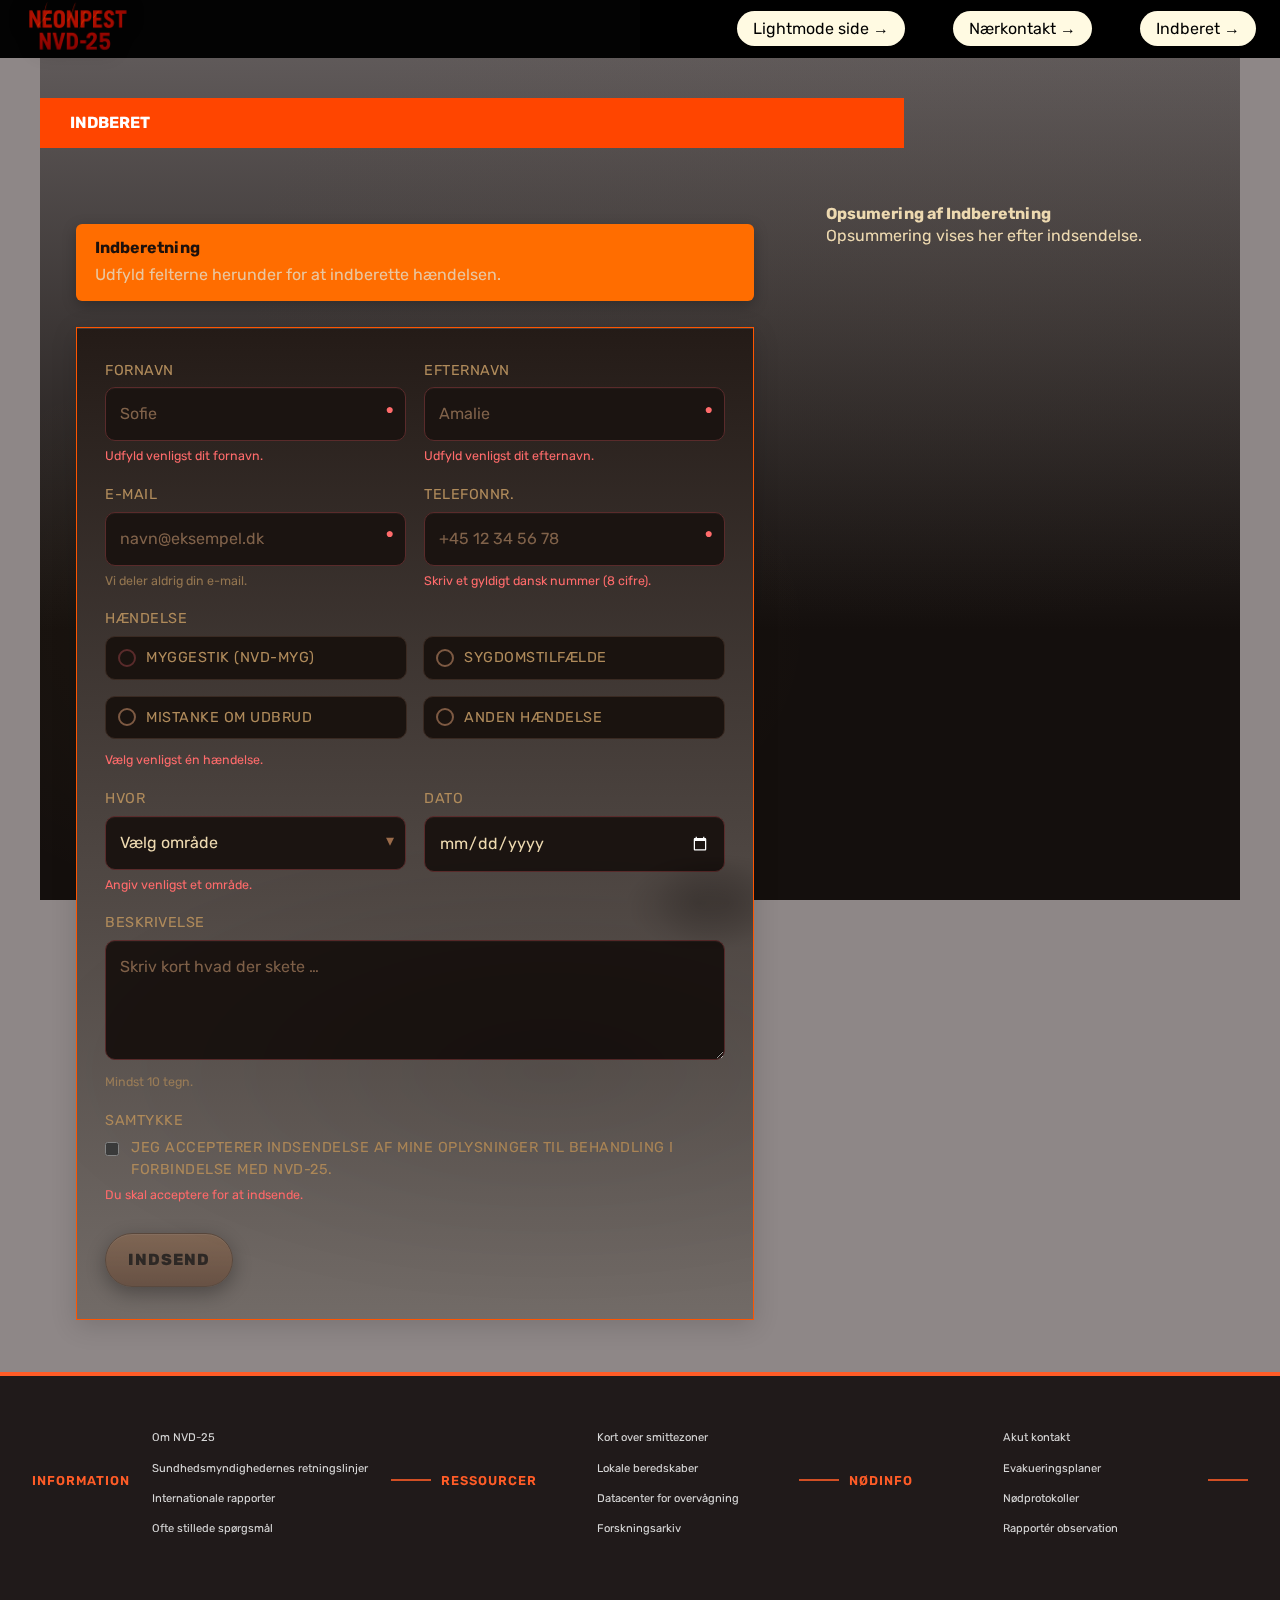
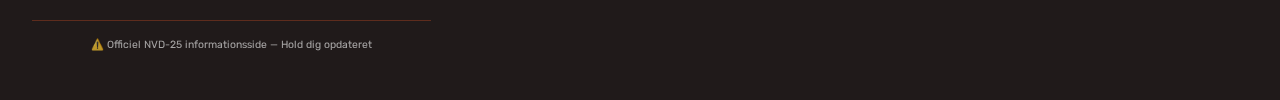
<file: register.html>
<!DOCTYPE html>
<html lang="en">
  <head>
    <meta charset="UTF-8" />
    <meta http-equiv="X-UA-Compatible" content="IE=edge" />
    <meta name="viewport" content="width=device-width, initial-scale=1.0" />
    <link rel="stylesheet" href="css/reset.css" />
    <link rel="stylesheet" href="css/custom.css" />
    <link rel="stylesheet" href="css/fonts.css" />
    <link rel="stylesheet" href="css/general.css" />
    <link rel="stylesheet" href="css/layout.css" />
    <link rel="stylesheet" href="css/burger.css" />
    <link rel="stylesheet" href="css/cards.css" />
    <link rel="stylesheet" href="css/forms.css" />
    <link rel="icon" type="image/png" href="img/fav.png" />
    <title>Emergency Site</title>
  </head>

  <body id="register">
    <header>
      <nav>
        <div id="logotype-wrapper" class="logo">
          <a href="index.html">
            <img src="img/NVD-25.LOGO.png" alt="NVD-25LOGO" class="logo-img" />
          </a>
        </div>
        <ul class="menu">
          <li><a id="darkknap" href="#">Lightmode side</a></li>
          <li><a class="menuItem" href="instruction.html">Nærkontakt</a></li>
          <li><a class="menuItem" href="register.html">Indberet</a></li>
        </ul>

        <button class="burger" aria-label="Menu">
          <span class="line"></span><span class="line"></span
          ><span class="line"></span>
        </button>
      </nav>
    </header>

    <main>
      <h1>INDBERET</h1>

      <section id="form-section" aria-labelledby="form-title">
        <article id="form-info" class="reg-hero">
          <h2 id="form-title">Indberetning</h2>
          <p class="lead">
            Udfyld felterne herunder for at indberette hændelsen.
          </p>
        </article>

        <div class="reg-card poster">
          <form id="webform" novalidate>
            <div class="grid two">
              <div class="field">
                <label for="firstName">Fornavn</label>
                <input
                  id="firstName"
                  name="firstName"
                  type="text"
                  placeholder="Sofie"
                  required
                />
                <div class="state">●</div>
                <div class="msg error">Udfyld venligst dit fornavn.</div>
              </div>
              <div class="field">
                <label for="lastName">Efternavn</label>
                <input
                  id="lastName"
                  name="lastName"
                  type="text"
                  placeholder="Amalie"
                  required
                />
                <div class="state">●</div>
                <div class="msg error">Udfyld venligst dit efternavn.</div>
              </div>
            </div>

            <div class="grid two">
              <div class="field">
                <label for="email">E-mail</label>
                <input
                  id="email"
                  name="email"
                  type="email"
                  placeholder="navn@eksempel.dk"
                  required
                />
                <div class="state">●</div>
                <div class="msg">Vi deler aldrig din e-mail.</div>
              </div>
              <div class="field">
                <label for="phone">Telefonnr.</label>
                <input
                  id="phone"
                  name="phone"
                  type="tel"
                  placeholder="+45 12 34 56 78"
                  pattern="^(\+?\d{1,3}\s?)?(\d{2}\s?){4}$"
                  required
                />
                <div class="state">●</div>
                <div class="msg error">
                  Skriv et gyldigt dansk nummer (8 cifre).
                </div>
              </div>
            </div>

            <div class="field">
              <label>Hændelse</label>
              <div class="radio-grid">
                <label class="radio"
                  ><input
                    type="radio"
                    name="reportType"
                    value="Myggestik (NVD-myg)"
                    required
                  />
                  Myggestik (NVD-myg)</label
                >
                <label class="radio"
                  ><input
                    type="radio"
                    name="reportType"
                    value="Sygdomstilfælde"
                  />
                  Sygdomstilfælde</label
                >
                <label class="radio"
                  ><input
                    type="radio"
                    name="reportType"
                    value="Mistanke om udbrud"
                  />
                  Mistanke om udbrud</label
                >
                <label class="radio"
                  ><input
                    type="radio"
                    name="reportType"
                    value="Anden hændelse"
                  />
                  Anden hændelse</label
                >
              </div>
              <div class="msg error">Vælg venligst én hændelse.</div>
            </div>

            <div class="grid two">
              <div class="field select-wrap">
                <label for="area">Hvor</label>
                <select id="area" name="area" required>
                  <option value="" disabled selected>Vælg område</option>
                  <option>København</option>
                  <option>Aarhus</option>
                  <option>Odense</option>
                  <option>Aalborg</option>
                  <option>Esbjerg</option>
                  <option>Randers</option>
                  <option>Kolding</option>
                  <option>Haderslev</option>
                  <option>Vejle</option>
                  <option>Horsens</option>
                  <option>Roskilde</option>
                  <option>Herning</option>
                  <option>Viborg</option>
                  <option>Næstved</option>
                  <option>Fredericia</option>
                  <option>Silkeborg</option>
                  <option>Hjørring</option>
                  <option>Holstebro</option>
                  <option>Slagelse</option>
                  <option>Aabenraa</option>
                  <option>Svendborg</option>
                  <option>Skanderborg</option>
                  <option>Helsingør</option>
                  <option>Skive</option>
                  <option>Thisted</option>
                  <option>Kalundborg</option>
                  <option>Ringsted</option>
                  <option>Frederikshavn</option>
                  <option>Greve</option>
                  <option>Hørsholm</option>
                  <option>Rønne</option>
                  <option>Haderslev</option>
                  <option>Aalborg</option>
                </select>
                <div class="msg error">Angiv venligst et område.</div>
              </div>
              <div class="field">
                <label for="date">Dato</label>
                <input id="date" name="date" type="date" required />
              </div>
            </div>

            <div class="field">
              <label for="details">Beskrivelse</label>
              <textarea
                id="details"
                name="details"
                placeholder="Skriv kort hvad der skete …"
                minlength="10"
                required
              ></textarea>
              <div class="msg">Mindst 10 tegn.</div>
            </div>

            <div class="field">
              <label>Samtykke</label>
              <label class="consent">
                <input id="ok" type="checkbox" required />
                <span
                  >Jeg accepterer indsendelse af mine oplysninger til behandling
                  i forbindelse med NVD-25.</span
                >
              </label>
              <div class="msg error">Du skal acceptere for at indsende.</div>
            </div>

            <div class="actions">
              <button id="submitBtn" class="btn-primary" type="submit" disabled>
                Indsend
              </button>
            </div>
          </form>
        </div>
      </section>

      <section id="form-summary" aria-labelledby="summary-title">
        <h2 id="summary-title">Opsumering af Indberetning</h2>
        <article id="summary-article">
          <p class="placeholder">Opsummering vises her efter indsendelse.</p>
        </article>
      </section>
    </main>

    <footer>
      <nav class="information">
        <ul>
          <li><a href="#">Om NVD-25</a></li>
          <li><a href="#">Sundhedsmyndighedernes retningslinjer</a></li>
          <li><a href="#">Internationale rapporter</a></li>
          <li><a href="#">Ofte stillede spørgsmål</a></li>
        </ul>
      </nav>

      <nav class="ressourcer">
        <ul>
          <li><a href="#">Kort over smittezoner</a></li>
          <li><a href="#">Lokale beredskaber</a></li>
          <li><a href="#">Datacenter for overvågning</a></li>
          <li><a href="#">Forskningsarkiv</a></li>
        </ul>
      </nav>

      <nav class="nødinfo">
        <ul>
          <li><a href="#">Akut kontakt</a></li>
          <li><a href="#">Evakueringsplaner</a></li>
          <li><a href="#">Nødprotokoller</a></li>
          <li><a href="#">Rapportér observation</a></li>
        </ul>
      </nav>

      <div class="copyright">
        ⚠️ Officiel NVD-25 informationsside — Hold dig opdateret
      </div>
    </footer>

    <script src="js/burger.js"></script>
    <script src="js/register.js"></script>
    <script src="js/DARKMODE.js"></script>
  </body>
</html>
</file>
<file: css/custom.css>
:root {
  /* Colours */
  --color-bg: #8e8787; /* page background /*

  /* Header */
  --color-head-bg: #800000;

  /* Logotype */
  --color-logotype-bg: rgb(3, 3, 3);
  --color-text-logotype: #fffae2;
  --font-logotype-size: 2rem;

  /* Global menu */
  --color-menu-bg: #000000;
  /* Links */
  --color-link-bg: #78766e;
  --color-link-hover: #fff; /* used */
  --color-link-active: #99958f; /* used */
  --border-radius-links: 1px;

  /* Headlines og rubrik */
  --font-h1-size: 1rem;
  --font-sub1-size: 1rem;
  --font-h2-size: 1rem;
  --font-h3-size: 1rem;
  --color-headline-bg: #4b4545;
  --color-headline-text-page: #42413d;

  /* Tekst */
  --color-text: #fffefe;
  --color-text-inverted: #cdccc4;

  /*  Marginer */
  --margin-head-bottom: 5px;

  /* Borders */
  --border-radius: 5px;

  /* Cards */
  --color-card-bg: #8a8585;
  --color-cta-card-bg: #d5d2d0;
  /* news-cards */
  --color-news-bg: #dbdad4;
  --color-news-bg-inverted: #585a5e;
  --color-cta-newscard-bg: #787473;
  --color-cta-newscard-bg-inverted: #7b7d83;

  /* Fonts */
  --font-family-sans: "Rubik";
  --font-weight-light: 300;
  --font-weight-regular: 400;
  --font-weight-medium: 500;
  --font-weight-bold: 700;

  /* Text sizes */
  --logotype-size: 1rem;
  --headline1-size: 2rem;
  --headline2-size: 1rem;
  --headline3-size: 1rem;
  --bodytext-size: 1rem;
  --cta-text-size: 1rem;
  --followup-text-size: 1rem;
  --form-submit-size: 1rem;

  /* Infographics */
  --color-info-bg: #676161;
  --color-infobox-1-bg: #cfcec6;
  --color-infobox-2-bg: #969995;
}
</file>
<file: css/fonts.css>
@font-face {
  font-family: "Rubik";
  src: url("../fonts/Rubik-VariableFont_wght.woff2") format("woff2"),
    url("/fonts/Rubik-Regular.woff") format("woff");
  font-weight: var(--font-weight-regular);
  font-style: normal;
}

@font-face {
  font-family: "Rubik";
  src: url("../fonts/Rubik-VariableFont_wght.woff2") format("woff2");
  font-weight: var(--font-weight-bold);
  font-style: normal;
}

@font-face {
  font-family: "Rubik";
  src: url("../fonts/Rubik-VariableFont_wght.woff2") format("woff2");
  font-weight: var(--font-weight-light);
  font-style: normal;
}
@font-face {
  font-family: "Rubik";
  src: url("../fonts/Rubik-VariableFont_wght.woff2") format("woff2");
  font-weight: var(--font-weight-medium);
  font-style: normal;
}
</file>
<file: css/general.css>
html {
  font-family: var(--font-family-sans);
  color: var(--color-text);
  background-color: var(--color-bg);
}

header {
  height: min-content;
}
html.dark {
  color-scheme: light;
}

:root {
  color-scheme: dark;
  #main-disclamer {
    display: flex;
    align-items: center;
    gap: 3rem;
    padding: 2rem;
    background-color: light-dark(#f7f2f2, #554545);
  }

  #main-disclamer img {
    width: 30%;
    height: auto;
    border-radius: 8px;
    flex-shrink: 0;
  }

  #main-disclamer-content {
    position: relative;
    flex: 1;
    display: flex;
    flex-direction: column;
    justify-content: center;
    color: light-dark(#111111, #fff);
  }

  #main-disclamer-content h1 {
    font-size: 2.8rem;
    margin: 0 0 0.5rem 0;
    text-transform: uppercase;
    line-height: 1.15;
  }

  #main-disclamer-content .sub {
    font-size: 1.25rem;
    margin: 0 0 2.5rem 0;
    color: light-dark(#444444, #e9e9e9);
  }

  .emergency-box {
    position: absolute;
    bottom: 1rem;
    right: 1rem;
    background-color: light-dark(#ffe0e0, #7a0b0b);
    border: 2px solid light-dark(#ff8f8f, #ffcccc);
    padding: 1rem 1.25rem;
    border-radius: 6px;
    text-align: right;
    box-shadow: 0 0 15px rgba(0, 0, 0, 0.35);
    font-size: 1rem;
  }

  main section {
    padding: 20px;
    border-radius: var(--border-radius);
  }

  h1 {
    font-size: var(--font-h1-size);
    font-weight: var(--font-weight-bold);
    color: light-dark(#111111, white);
    margin: 5px 0;
    line-height: 1.3rem;
    text-align: left;
  }

  #instruction h1,
  #register h1 {
    margin: 40px 0 20px 0;
    padding: 15px 30px;
    background-color: light-dark(#ff6a2a, orangered);
    color: light-dark(#ffffff, white);
    font-size: var(--font-h2-size);
  }

  #instruction p {
    grid-column: 1/-1;
    margin-bottom: 20px;
    font-size: var(--font-h2-size);
    line-height: 1.5rem;
  }

  .sub {
    font-size: var(--font-sub1-size);
    font-weight: var(--font-weight-light);
    color: var(--color-text-inverted);
  }

  h2 {
    font-size: var(--headline2-size);
  }

  h3 {
    font-size: var(--headline3-size);
  }

  main > h1 {
    width: calc(80% - 6rem);
  }

  header > nav {
    height: 100%;
    background-color: var(--color-menu-bg);
  }

  nav ul {
    list-style: none;
  }

  a {
    font-family: var(--font-family-sans);
  }

  nav a {
    text-decoration: none;
    color: var(--color-text);
  }

  #logotype-wrapper {
    background-color: var(--color-logotype-bg);
    display: flex;
    justify-content: flex-start;
    align-items: center;
    height: 3.6rem;
  }

  #logotype-wrapper > a {
    display: flex;
    align-items: center;
    height: 100%;
    padding: 0 1rem;
    background-color: transparent;
    border: 2px solid transparent;
    border-radius: 999px;
  }

  #logotype-wrapper > a:focus-visible {
    outline: 2px solid var(--color-text-logotype);
    outline-offset: 2px;
  }

  #logotype-wrapper > a:hover {
    background-color: transparent;
    border-color: light-dark(#000000, #ffffff);
  }

  #logotype-wrapper .logo-img {
    height: 7.5rem;
    width: auto;
    display: block;
    filter: brightness(1.25) contrast(1.1)
      drop-shadow(0 0 10px rgba(0, 0, 0, 0.4));
  }

  header nav li a {
    margin: 1.5rem;
    background-color: light-dark(#fffae2, #fffae2);
    color: light-dark(#000000, black);
    font-size: var(--followup-text-size);
    padding: 0.5rem 1rem;
    border-radius: 20px;
  }

  header > nav li > a::after {
    content: " \2192";
  }

  nav a:hover {
    background-color: light-dark(#ffffff, white);
  }

  nav a:active {
    background-color: var(--color-link-active);
  }
  header,
  header > nav {
    width: 100vw;
    margin-left: calc(50% - 50vw);
    margin-right: calc(50% - 50vw);
  }

  footer {
    width: 100vw;
    margin-left: calc(50% - 50vw);
    margin-right: calc(50% - 50vw);

    background: light-dark(#f7f2f2, #201a1a);

    padding: 3rem 2rem;

    color: light-dark(#222, #fff);

    border-top: 4px solid light-dark(#e34d23, #ff5c27);
  }

  footer nav {
    margin-bottom: 2rem;
  }

  footer nav ul {
    list-style: none;
    padding: 0;
    margin: 0;
  }

  footer nav li {
    margin-bottom: 0.4rem;
  }

  footer a {
    font-size: 0.7rem;
    color: light-dark(#444, #d8d8d8);
    text-decoration: none;
    transition: 0.2s;
  }

  footer a:hover {
    color: light-dark(#cc3d15, #ff5c27);
    transform: translateX(4px);
  }

  footer nav::before {
    content: attr(class);
    display: block;
    text-transform: uppercase;
    font-size: 0.8rem;
    font-weight: 600;
    letter-spacing: 1px;
    margin-bottom: 0.5rem;

    color: light-dark(#cc3d15, #ff5c27);
  }

  footer nav::after {
    content: "";
    display: block;
    width: 40px;
    height: 2px;

    background: light-dark(#cc3d15, #ff5c27);

    margin: 5px 0 15px;
    opacity: 0.8;
  }

  footer .copyright {
    text-align: center;
    border-top: 1px solid
      light-dark(rgba(227, 77, 35, 0.3), rgba(255, 92, 39, 0.4));

    padding-top: 1rem;
    opacity: 0.7;
    margin-top: 2rem;
    font-size: 0.65rem;

    color: light-dark(#444, #ddd);
  }
}
</file>
<file: css/layout.css>
/* LAYOUT FOR MAIN CONTENT */
body {
  display: grid;
  grid-template-rows: auto 1fr auto;
  height: 100vh;
  max-width: 1200px;
  margin: 0 auto;
}
main {
  display: grid;
  row-gap: 1rem;
}
main > *:not(:first-child) {
  margin: 0 1rem;
}
main {
  grid-template-rows: min-content min-content 1fr min-content;
}
#instruction main {
  grid-template-rows: min-content min-content min-content 1fr min-content;
}
/* LAYOUT FOR HEADER AND FOOTER */
footer {
  display: grid;
  gap: 10px;
}
header nav,
footer nav {
  display: flex;
  justify-content: space-between;
  align-items: center;
}
header nav > * {
  flex: 1;
}
nav ul {
  display: flex;
  justify-content: flex-end;
}
header ul {
  height: 100%;
  width: clamp(175px, 50%, 300px);
}
footer ul {
  flex-direction: column;
  padding-left: 1rem;
}

/* LAYOUT FOR SECTIONS */
#daily,
#breaking {
  display: grid;
}
#daily {
  grid-template-rows: repeat(2, minmax(200px, min-content));
  gap: 1rem;
}
#breaking {
  grid-template-rows: repeat(auto-fit, minmax(50px, min-content));
  gap: 0;
}

@media (width > 600px) {
  #frontpage > main {
    grid-template-columns: 6fr 3fr;
    grid-template-rows: auto 1fr auto;
  }
  #instruction > main,
  #register > main {
    grid-template-columns: 5fr 3fr;
    grid-template-rows: auto auto 1fr auto;
  }

  .qr {
    order: 1;
  }

  h1 {
    grid-column: 1 / -1;
  }
  footer {
    grid-template-columns: 1fr 1fr 1fr;
  }
}
</file>
<file: css/burger.css>
.burger {
  width: 30px;
  height: 20px;
  cursor: pointer;
}

.burger .line {
  display: block;
  width: 100%;
  height: 2px;
  background-color: #333333;
  margin-bottom: 5px;
  transition: 0.2s linear;
}
.burger {
  display: none;
}
@media screen and (width < 800px) {
  .menu {
    display: none;
  }
  .logo {
    flex: 0 0 50vw;
  }
  .burger {
    display: block;
    background-color: transparent;
    border: 0;
    flex: 0 0 auto;
    margin: 0 20px;
  }
  .burger.active .line:nth-child(1) {
    transform: rotate(45deg) translate(5px, 5px);
    transition: 0.2s linear;
  }
  .burger.active .line:nth-child(2) {
    opacity: 0;
    transition: 0.15s linear;
  }
  .burger.active .line:nth-child(3) {
    transform: rotate(-45deg) translate(5px, -5px);
    transition: 0.2s linear;
  }
  nav.active .menu {
    display: block;
    background-color: var(--color-menu-bg);
    position: absolute;
    top: 3.6rem;
    right: 0;
    width: clamp(200px, 50vw, 400px);
    z-index: 1;
    opacity: 0.8;
  }
  header > nav li > a:after {
    content: "";
  }
  nav.active .menu li {
    margin: 40px 20px;
    text-align: right;
  }
  nav.active .menu a {
    font-size: 24px;
  }
}
/* Responsivt */
@media (max-width: 768px) {
  #main-disclamer {
    flex-direction: column;
    text-align: center;
  }
  #main-disclamer img {
    width: 100%;
    margin-bottom: 1rem;
  }
  .emergency-box {
    position: static;
    text-align: center;
    margin-top: 0.75rem;
  }
}
</file>
<file: css/cards.css>
.daily_card {
  background-color: rgb(41, 31, 31);
  display: grid;
  grid-template-columns: 3fr 5fr;
  gap: 10px;
  padding: 40px 0 40px 20px;
  border-radius: 20px;
  margin: 10px;
  height: minmax(200px, min-content);
}
.daily_text {
  display: grid;
  grid-template-rows: repeat(3, min-content);
  gap: 10px;
}
.daily_text h2 {
  background-color: rgb(9, 9, 9);
  color: rgb(255, 255, 255);
  padding: calc(1.1rem / 1.5) 0 calc(1.1rem / 2) 1rem;
  margin: 0 0 0.5rem 0;
}
.daily_text p {
  padding-right: 2rem;
  margin: 0 0 1rem 0;
  color: #ffffff;
}
.daily_text .cta_btn {
  justify-self: left;
  width: 80%;
}
.daily_img {
  width: 100%;
  height: 100%;
  object-fit: cover;
}
.news_card {
  background-color: #716a69;
  display: grid;
  grid-template-rows: repeat(min-content);
  gap: 0.4rem;
  padding: 1rem 0;
  height: minmax(300px, min-content);
  width: 350px;
}
.news_card:nth-child(2n) {
  background-color: #c1b1b1;
}
.news_card > * {
  padding: 0 1rem;
}
.news_card h3 {
  margin: 0.5rem 0 0 0;
}
.news_card p {
  margin: 0 0 1rem 0;
}
.news_card:first-child:before {
  content: "BREAKING NEWS";
  background-color: black;
  color: white;
  font-size: var(--font-h3-size);
  font-weight: var(--font-weight-medium);
  text-align: center;
  line-height: 1rem;
  padding: calc(1.1rem / 1.5) 0 calc(1.1rem / 2) 0;
}
.news_card:first-child {
  border-radius: 20px 20px 0 0;
}
.news_card:last-child {
  border-radius: 0 0 20px 20px;
}

.news_card .cta_btn {
  justify-self: center;
}
.cta_btn {
  display: inline-block;
  padding: 0.4rem 1rem;
  background-color: #ff4b00;
  color: white;
  text-decoration: none;
  width: max-content;
  border-radius: 20px;
}
.news_card .cta_btn {
  background-color: #ffa680;
  color: black;
}
.news_card:nth-of-type(2n) .cta_btn {
  background-color: #ff7b00;
  color: black;
}
.cta_btn:after {
  content: "\2192";
  margin-left: 1rem;
}

.news_card:last-child {
  text-align: center;
}

[popover] {
  position: fixed;
  inset: 0;
  margin: auto;
  width: clamp(320px, 90vw, 50ch);
  max-height: 90vh;
  overflow: auto;
  background: #101015;
  color: #fff;
  border: none;
  border-radius: 16px;
  padding: 1rem;
  box-shadow: 0 20px 60px rgba(0, 0, 0, 0.55);
  outline: 1px solid rgba(255, 255, 255, 0.08);
  z-index: 1000;
}
[popover]::backdrop {
  background: rgba(0, 0, 0, 0.6);
  backdrop-filter: blur(4px);
}

[popover] .cta_btn.close {
  display: inline-flex;
  margin-left: auto;
  margin-bottom: 0.6rem;
  background: #1e1f27;
  border: 1px solid rgba(255, 255, 255, 0.14);
  color: #fff;
}

[popover] .newsDate {
  color: #c5c7d0;
  font-size: 0.9rem;
  display: block;
  margin: 0.2rem 0 0.6rem;
}
[popover] img {
  border-radius: 12px;
  margin: 0.5rem 0;
}

.pop-accordion details {
  border: 1px solid rgba(255, 255, 255, 0.12);
  border-radius: 10px;
  background: #14151b;
  color: #fff;
  padding: 0.75rem 1rem;
}
.pop-accordion details + details {
  margin-top: 0.6rem;
}

.pop-accordion summary {
  cursor: pointer;
  font-weight: 600;
  list-style: none;
  position: relative;
  padding-right: 1.5rem;
}
.pop-accordion summary::marker {
  content: none;
}
.pop-accordion summary::-webkit-details-marker {
  display: none;
}

.pop-accordion summary::after {
  content: "▸";
  position: absolute;
  right: 0;
  top: 0;
  transform: translateY(2px);
  transition: transform 0.2s ease;
}
.pop-accordion details[open] summary::after {
  transform: translateY(2px) rotate(90deg);
}

.pop-accordion summary .label.less {
  display: none;
}
.pop-accordion details[open] summary .label.more {
  display: none;
}
.pop-accordion details[open] summary .label.less {
  display: inline;
}

.pop-accordion details::details-content {
  height: 0;
  overflow: clip;
  transition: 0.3s allow-discrete;
}
.pop-accordion details[open]::details-content {
  height: auto;
}
.pop-accordion details > div > p {
  margin: 0.5rem 0 0;
}
[popover] p {
  line-height: 1.6;
  margin-bottom: 1rem;
}

[popover] strong {
  color: #ff5555;
  font-weight: 600;
}
[popover] p {
  margin-top: 0;
  margin-bottom: 1rem;
  line-height: 1.8;
  letter-spacing: 0.01em;
}

[popover] {
  font-size: 1rem;
  font-weight: 400;
}
</file>
<file: css/infographic.css>
html.dark {
  color-scheme: light;
}

:root {
  /* --- grafik + tekstkort --- */

  #head-txt {
    fill: light-dark(#222222, #363636);
  }

  .info-graphic,
  .info-text {
    background: light-dark(#dfcece, #9e9292);
    border-radius: 20px;
  }

  /* venstre kort (grafik) */
  .info-graphic {
    display: grid;
    grid-template-rows: 1fr auto;
    align-items: stretch;
    gap: 0;
    padding: 0;
    margin: 60px clamp(1rem, 5vw, 4rem) 80px auto;
    width: min(80%, 600px);
    overflow: hidden;
  }

  /* billedet i kortet */
  .Aimyg {
    width: 140%;
    height: auto;
    display: block;
    border-radius: 20px;
    overflow: hidden;
  }

  /* knap-rækken under billedet */
  .info-graphic-buttons {
    display: flex;
    align-items: center;
    justify-content: center;
    gap: 0.75rem;
    padding: 1rem;
    width: 100%;
    background: transparent;
    flex-wrap: wrap;
  }

  /* Knapper */
  .info-graphic button {
    display: inline-flex;
    align-items: center;
    justify-content: center;
    gap: 0.35rem;
    padding: 0.6rem 1.4rem;
    border-radius: 999px;
    border: 0;
    background: light-dark(#ff7700, #ff7700);
    color: light-dark(#000000, #000);
    font-weight: 600;
    cursor: pointer;
    white-space: nowrap;
    transition: transform 0.12s ease, filter 0.15s ease, background 0.15s ease;
  }

  .info-graphic button:hover {
    background: light-dark(#ffa770, #ffa770);
  }
  .info-graphic button:active {
    transform: translateY(1px);
  }

  /* aktiv knap */
  .info-graphic button.is-active {
    background: light-dark(#ff8d26, #ff8d26);
    filter: saturate(110%);
  }

  /* højre tekstkort */
  .info-text {
    padding: 20px 0;
  }

  .info-text h2 {
    line-height: 3rem;
    text-align: center;
    background: light-dark(#ededed, #000);
    color: light-dark(#111111, #fff);
    margin-bottom: 1rem;
  }

  .info-text h3 {
    font-size: 0.8rem;
    line-height: 0.8rem;
    font-weight: 600;
    margin: 0;
    padding: 0;
    color: light-dark(#222222, #ffffff);
  }

  .info-text > *:not(:first-child) {
    margin: 0 clamp(1rem, 10%, 7rem);
  }

  .info-text p {
    font-size: 0.9rem;
    line-height: 1.45;
    margin: 0 0 1.2rem 0;
    padding: 0;
    color: light-dark(#2a2a2a, #ffffff);
  }

  .info-box {
    padding: 1.5rem 1rem 0.5rem;
    background: light-dark(#f8f4f2, #483d37);
  }

  .info-box:nth-of-type(2n) {
    background: light-dark(#ffe3c2, #c06119);
  }

  /* SVG markering / zoom */
  .my_scale1 {
    transform: scale(2);
    transform-box: fill-box;
    transform-origin: 50% 50%;
    fill: light-dark(#a83232, rgb(33, 9, 9)) !important;
    transition: transform 0.25s ease, fill 0.25s ease;
  }

  /* responsiv finpudsning */
  @media (max-width: 560px) {
    .info-graphic {
      width: 92%;
      margin-right: auto;
    }
    .info-text > *:not(:first-child) {
      margin-left: 1rem;
      margin-right: 1rem;
    }
    .info-graphic-buttons {
      gap: 0.5rem;
    }
    .info-graphic button {
      padding: 0.55rem 1.1rem;
    }
  }
}
</file>
<file: css/forms.css>
html.dark {
  color-scheme: light;
}

:root {
  color-scheme: dark;
  body#register {
    --bg-0: light-dark(#b5aea5, #676161);
    --bg-1: light-dark(#f0e0cf, #241b17);
    --ink-0: light-dark(#000000, #edd9b0);
    --ink-1: light-dark(#5b4128, #b08b5b);
    --line: light-dark(#d2c0b1, #3a2a22);
    --accent: light-dark(#ff6d00, #ff6d00);
    --accent-2: light-dark(#b7b4ad, #f1d191);
    --error: light-dark(#d00000, #ff6b6b);
    --ok: light-dark(#1e7a34, #7ad97a);
    --radius: 12px;
    --shadow: 0 6px 24px rgba(0, 0, 0, 0.15),
      inset 0 1px 0 rgba(255, 255, 255, 0.15);

    background: radial-gradient(
        1200px 600px at 75% 30%,
        light-dark(rgba(117, 98, 80, 0.06), rgba(117, 98, 80, 0.06)),
        transparent 60%
      ),
      radial-gradient(
        800px 500px at 25% 70%,
        light-dark(rgba(255, 204, 102, 0.08), rgba(255, 204, 102, 0.05)),
        transparent 60%
      ),
      linear-gradient(180deg, var(--bg-0), light-dark(#e7e4e2, #140f0d) 70%);
    color: var(--ink-0);
  }

  body#register .reg-hero {
    max-width: 1100px;
    margin: 1.2rem auto 1.6rem;
    background: var(--accent);
    color: light-dark(#1d110c, #1d110c);
    border-radius: 6px;
    padding: 0.9rem 1.2rem;
    box-shadow: 0 4px 14px rgba(0, 0, 0, 0.25);
  }

  body#register .reg-hero .lead {
    margin: 0.3rem 0 0;
    color: light-dark(#2b160b, #e9c7a0);
  }

  body#register .poster.reg-card {
    border: 1px solid light-dark(#ff8b3a, #ff5500);
    background: linear-gradient(
      180deg,
      var(--bg-1),
      light-dark(#c1bdba, #726b67)
    );
    box-shadow: var(--shadow);
    padding: 32px 28px;
    position: relative;
    overflow: hidden;
  }

  body#register .poster.reg-card::after {
    content: "";
    position: absolute;
    inset: 0;
    background: radial-gradient(
        900px 400px at 70% 75%,
        light-dark(rgba(0, 0, 0, 0.15), rgba(0, 0, 0, 0.35)),
        transparent 60%
      ),
      radial-gradient(
        120px 80px at 92% 58%,
        light-dark(rgba(0, 0, 0, 0.2), rgba(0, 0, 0, 0.55)),
        transparent 60%
      ),
      radial-gradient(
        120px 80px at 96% 58%,
        light-dark(rgba(0, 0, 0, 0.18), rgba(0, 0, 0, 0.5)),
        transparent 60%
      );
    opacity: 0.5;
    mix-blend-mode: soft-light;
    pointer-events: none;
  }

  body#register #webform {
    display: grid;
    gap: 18px;
  }

  body#register .grid {
    display: grid;
    gap: 18px;
  }

  body#register .grid.two {
    grid-template-columns: 1fr;
  }

  @media (min-width: 640px) {
    body#register .grid.two {
      grid-template-columns: 1fr 1fr;
    }
  }

  body#register label {
    display: block;
    font-size: 0.9rem;
    color: var(--ink-1);
    margin: 0 0 6px;
    letter-spacing: 0.5px;
    text-transform: uppercase;
  }

  body#register .field {
    position: relative;
  }

  body#register input[type="text"],
  body#register input[type="email"],
  body#register input[type="tel"],
  body#register input[type="date"],
  body#register select,
  body#register textarea {
    width: 100%;
    background: light-dark(#ffffff, #1b1411);
    border: 1px solid var(--line);
    color: var(--ink-0);
    padding: 14px 14px;
    border-radius: 10px;
    outline: none;
    box-shadow: inset 0 1px 0
      light-dark(rgba(255, 255, 255, 0.45), rgba(255, 255, 255, 0.03));
    transition: border-color 0.2s, box-shadow 0.2s, background 0.2s;
    font: inherit;
  }

  body#register textarea {
    min-height: 120px;
    resize: vertical;
  }

  body#register input::placeholder,
  body#register textarea::placeholder {
    color: light-dark(#b78b62, #80624a);
  }

  body#register input:focus,
  body#register select:focus,
  body#register textarea:focus {
    border-color: color-mix(in oklab, var(--accent) 60%, white 0%);
    box-shadow: 0 0 0 3px
      color-mix(in oklab, var(--accent) 25%, transparent 75%);
  }

  body#register :required:invalid {
    border-color: light-dark(#c54747, #5a2b2b);
  }

  body#register :required:valid {
    border-color: light-dark(#2e7a3a, #2e4a32);
  }

  body#register .state {
    position: absolute;
    right: 12px;
    top: 39px;
    font-size: 14px;
    color: light-dark(#9e7a56, #6b5240);
  }

  body#register .field:has(:required:valid) .state {
    color: var(--ok);
  }

  body#register .field:has(:required:invalid) .state {
    color: var(--error);
  }

  body#register .msg {
    font-size: 0.78rem;
    color: var(--ink-1);
    margin-top: 6px;
    opacity: 0.75;
  }

  body#register .field:has(:required:invalid) .msg.error {
    color: var(--error);
    opacity: 1;
  }

  body#register .radio-grid {
    display: grid;
    grid-template-columns: 1fr 1fr;
    gap: 10px 16px;
  }

  @media (max-width: 680px) {
    body#register .radio-grid {
      grid-template-columns: 1fr;
    }
  }

  body#register .radio {
    display: flex;
    align-items: center;
    gap: 10px;
    padding: 10px 12px;
    border: 1px solid var(--line);
    border-radius: 10px;
    background: light-dark(#faf2ea, #1a130f);
  }

  body#register .radio input {
    appearance: none;
    width: 18px;
    height: 18px;
    border-radius: 999px;
    border: 2px solid light-dark(#c48a5c, #7e5a43);
    display: grid;
    place-items: center;
  }

  body#register .radio input::after {
    content: "";
    width: 10px;
    height: 10px;
    border-radius: 999px;
    transform: scale(0);
    background: var(--accent);
    transition: transform 0.12s ease-out;
  }

  body#register .radio input:checked::after {
    transform: scale(1);
  }

  body#register .select-wrap {
    position: relative;
  }

  body#register .select-wrap::after {
    content: "▾";
    position: absolute;
    right: 12px;
    top: 50%;
    transform: translateY(-50%);
    color: light-dark(#b97a49, #9b6b4a);
    pointer-events: none;
    font-size: 1rem;
  }

  body#register select {
    appearance: none;
    padding-right: 36px;
  }

  body#register .consent {
    display: flex;
    gap: 12px;
    align-items: flex-start;
    margin-top: 6px;
    color: var(--ink-1);
  }

  body#register .consent input {
    margin-top: 3px;
    width: 18px;
    height: 18px;
    accent-color: var(--accent);
  }

  body#register .actions {
    margin-top: 10px;
  }

  body#register .btn-primary {
    background: linear-gradient(180deg, #cc7a3e, #9c552a);
    color: #1d110c;
    border: 1px solid #7a4724;
    padding: 14px 22px;
    border-radius: 999px;
    font-weight: 800;
    letter-spacing: 1px;
    text-transform: uppercase;
    cursor: pointer;
    box-shadow: 0 6px 20px rgba(0, 0, 0, 0.45),
      inset 0 1px 0 rgba(255, 255, 255, 0.12);
    transition: filter 0.15s, transform 0.05s ease-in-out;
  }

  body#register .btn-primary:hover {
    filter: saturate(110%) brightness(1.05);
  }

  body#register .btn-primary:active {
    transform: translateY(1px);
  }

  body#register .btn-primary[disabled] {
    filter: grayscale(0.5) brightness(0.8);
    cursor: not-allowed;
    opacity: 0.7;
  }

  body#register .summary-card {
    border: 1px solid var(--line);
    border-radius: 1rem;
    padding: 1rem;
    background: light-dark(#ffffff, #1b1411);
    box-shadow: 0 6px 16px rgba(0, 0, 0, 0.16);
    color: var(--ink-0);
  }

  body#register .summary-list {
    list-style: none;
    padding: 0;
    margin: 0 0 0.75rem 0;
    display: grid;
    gap: 0.25rem;
  }
}
</file>
